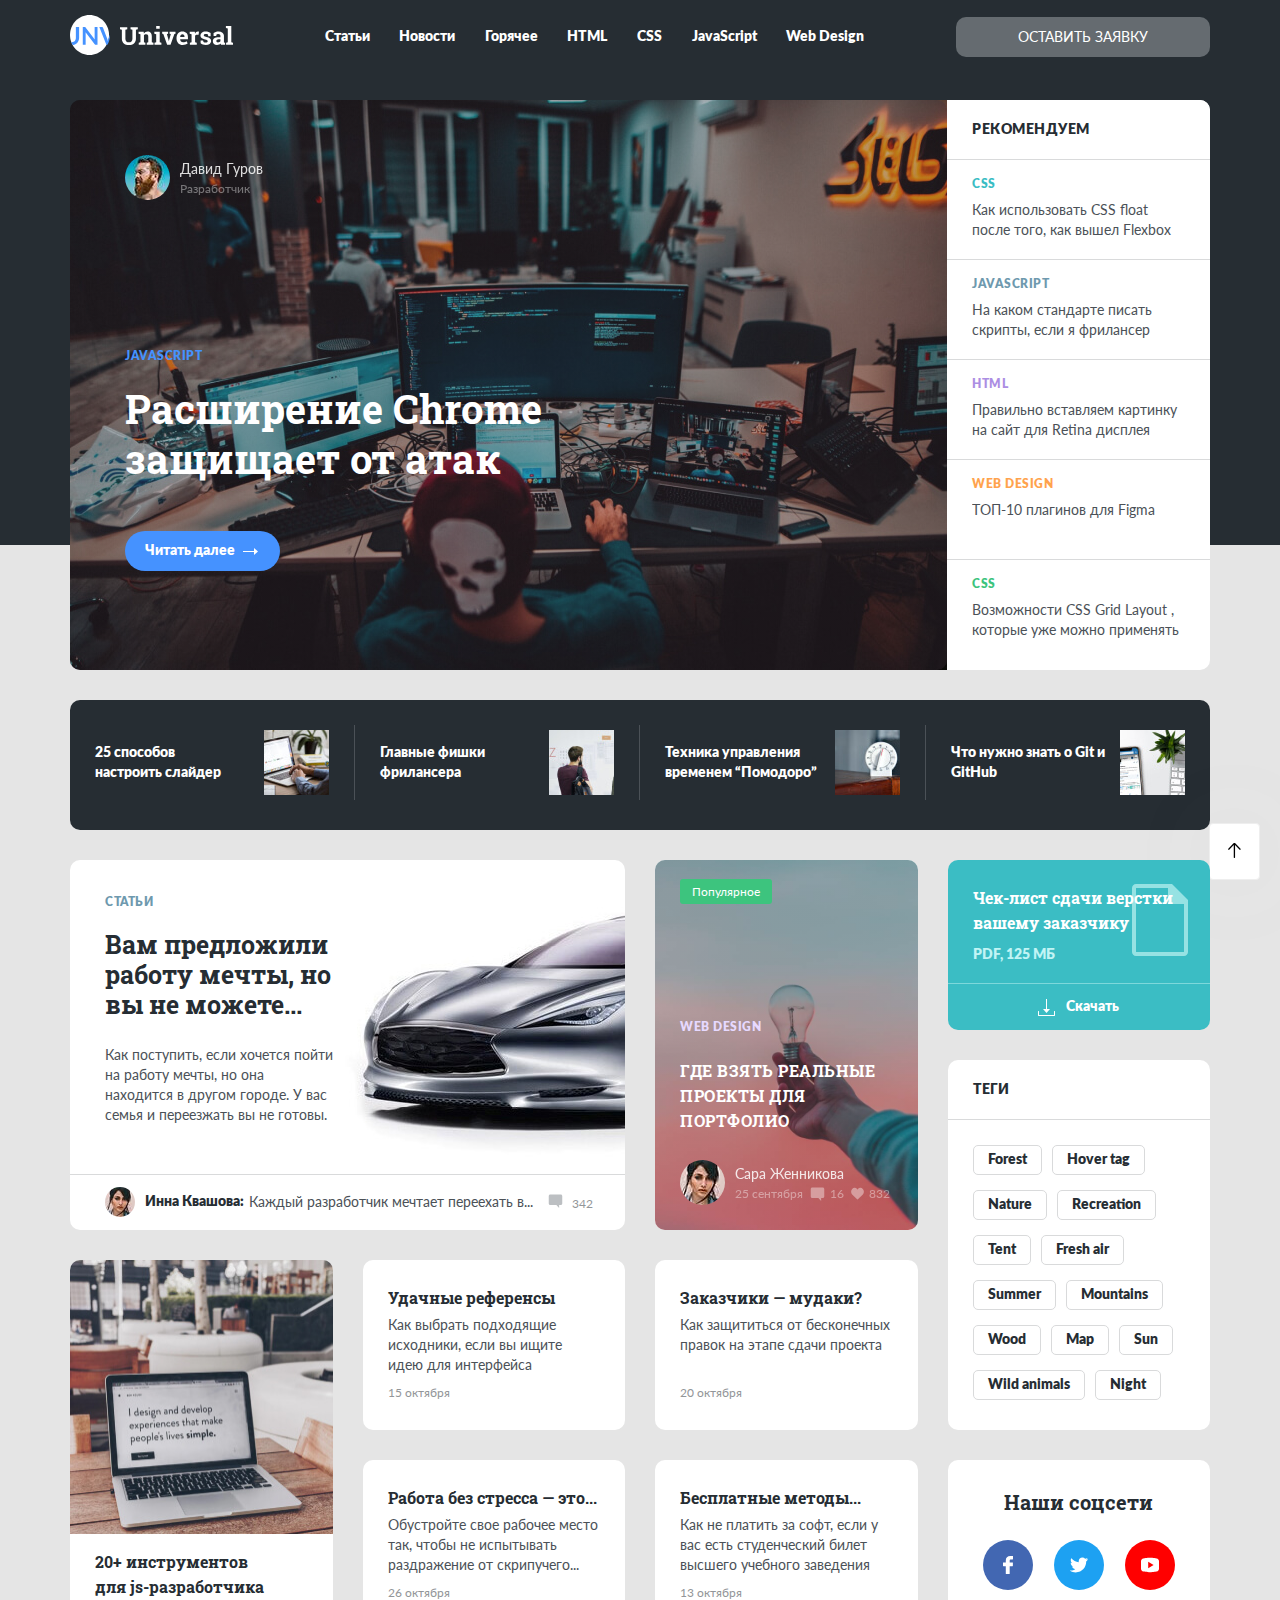
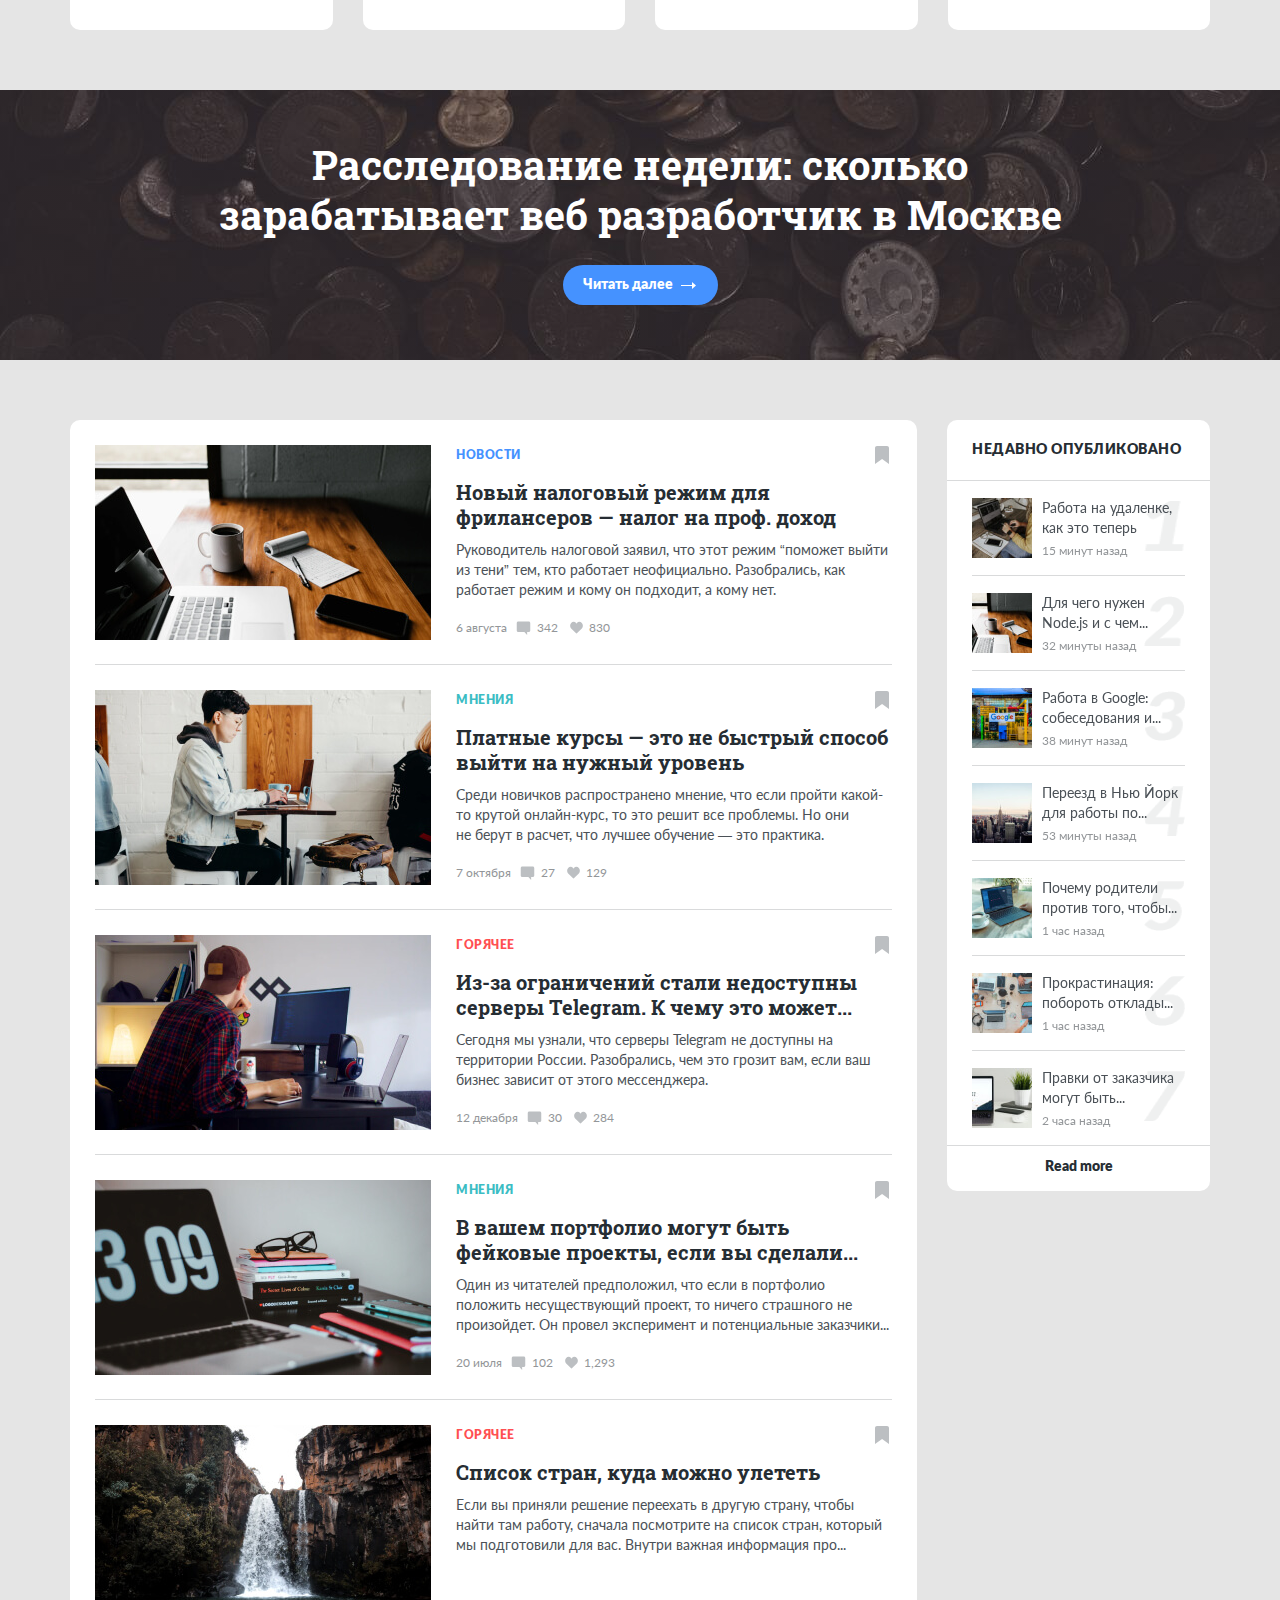
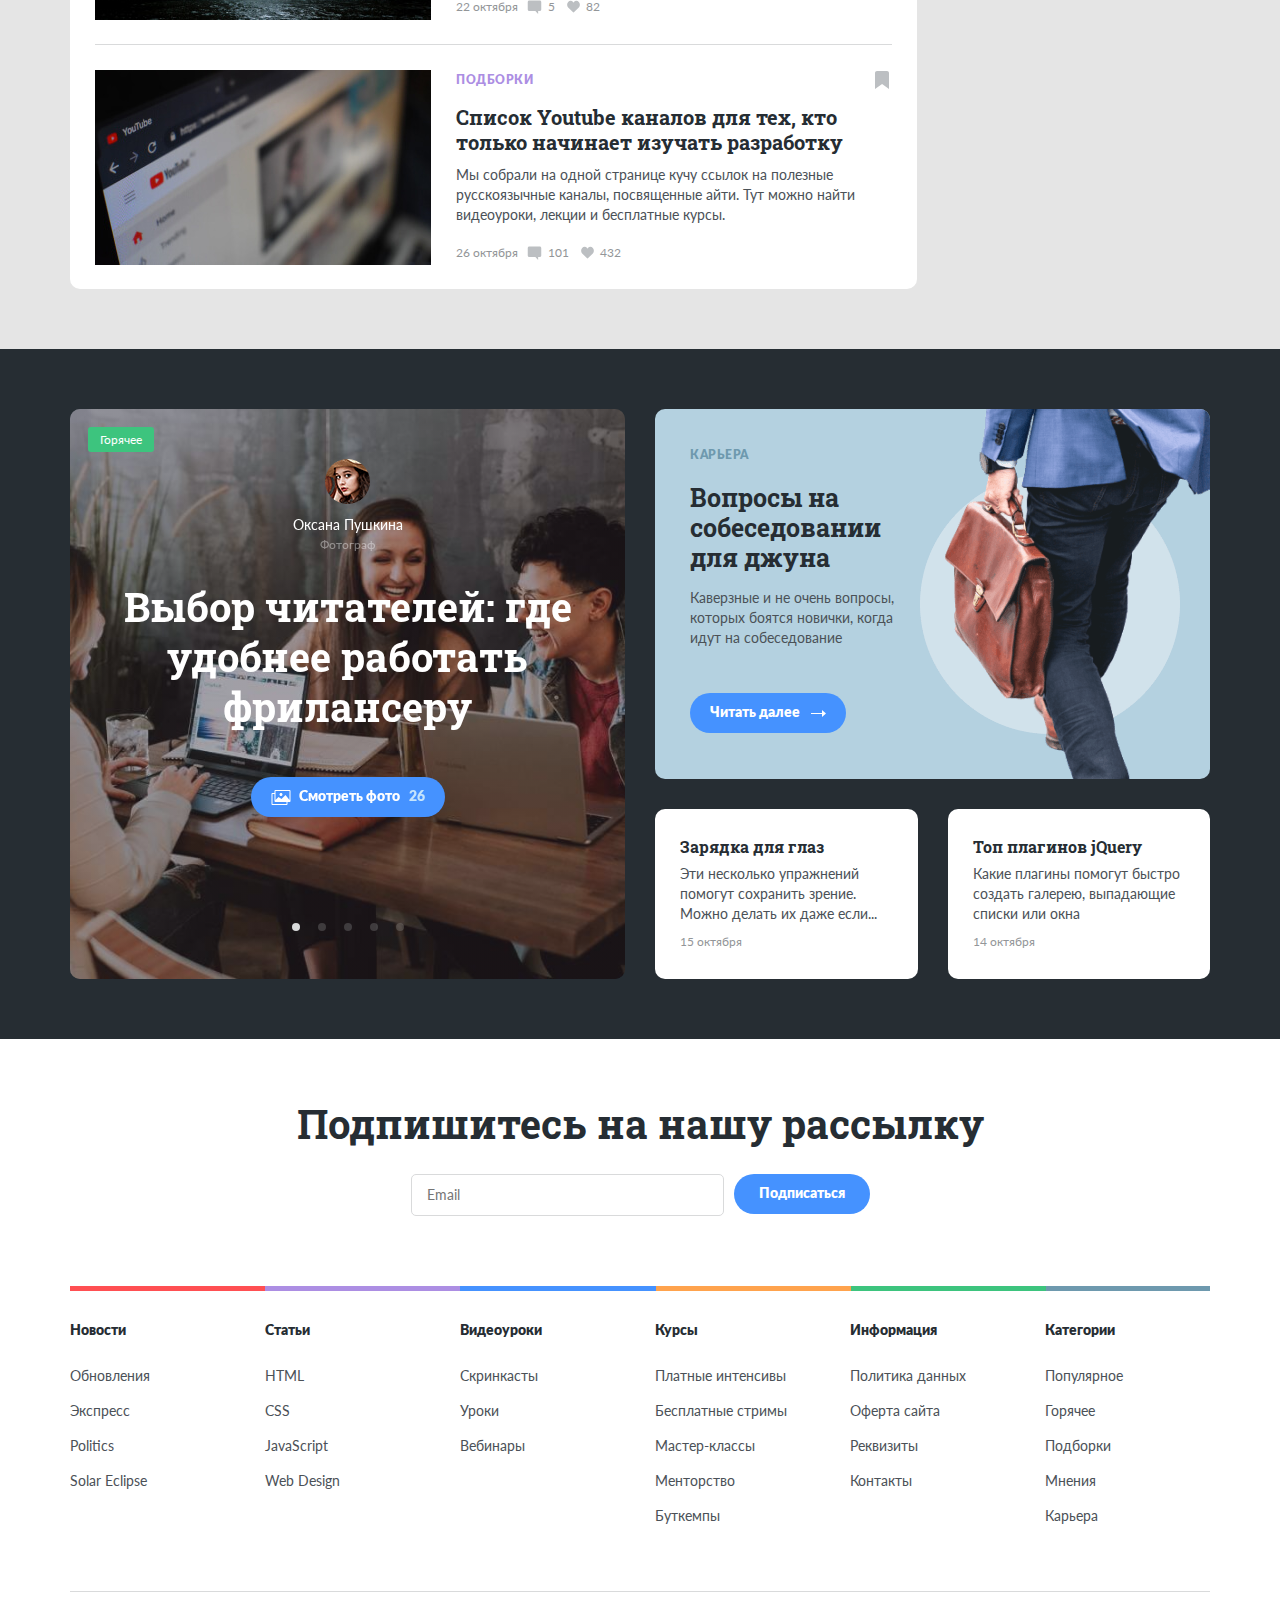
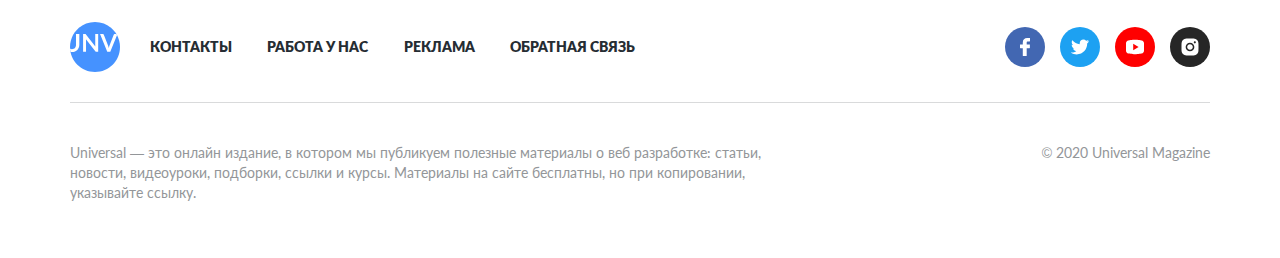
<file: index.html>
<!doctype html>
<html lang="ru">
<head>
    <meta charset="UTF-8">
    <meta name="viewport"
          content="width=device-width, initial-scale=1.0">
    <meta http-equiv="X-UA-Compatible" content="ie=edge">
    <title>Universal - Сайт для Web-разработчиков</title>
    <link rel="shortcut icon" href="/universal/favicon.ico" type="image/x-icon">
    <link rel="icon" href="/universal/favicon.ico" type="image/x-icon">
<!--    <link href="https://fonts.googleapis.com/css2?family=Roboto+Slab:wght@700&display=swap"-->
<!--          rel="stylesheet">-->
    <link rel="stylesheet" href="sass/swiper-bundle.min.css">
    <link rel="stylesheet" href="sass/pagination.min.css">
<!--    <link rel="stylesheet" href="sass/style.min.css">-->
    <link rel="stylesheet" href="sass/style.css">

</head>
<body>
<header class="navbar">
    <div class="container">
        <div class="navbar-wrapper">
            <div class="navbar-wrapper__left">
                <button class="menu-button navbar-wrapper__menu-button">
                    <span class="menu-button__line"></span>
                    <span class="menu-button__line"></span>
                    <span class="menu-button__line"></span>
                </button>

                <a href="index.html" class="logo">
                    <img src="img/light-logo.svg" alt="Logo: Universal" class="logo__image">
                </a>
            </div>
            <!-- /.navbar-wrapper__left -->
            <ul class="navbar-menu">
                <li class="navbar-menu__item"><a href="#grid" class="navbar-menu__link">Статьи</a></li>
                <li class="navbar-menu__item"><a href="#list-news" class="navbar-menu__link">Новости</a></li>
                <li class="navbar-menu__item"><a href="#table-articles" class="navbar-menu__link">Горячее</a></li>
                <li class="navbar-menu__item"><a href="#footer" class="navbar-menu__link">HTML</a></li>
                <li class="navbar-menu__item"><a href="#footer" class="navbar-menu__link">CSS</a></li>
                <li class="navbar-menu__item"><a href="#footer" class="navbar-menu__link">JavaScript</a></li>
                <li class="navbar-menu__item"><a href="#footer" class="navbar-menu__link">Web Design</a></li>
            </ul>
            <button data-toggle=modal class="button-feedback">Оставить заявку</button>
        </div>
        <!-- /.navbar-wrapper -->
    </div>
    <!-- /.container -->
</header>
<section class="main-screen">
    <div class="container">
        <div class="main-screen-card">
            <ul class="main-screen__content">
                <li id="tab-0" class="main-screen__left main-screen__left-active">
                    <picture>
                        <source srcset="img/photo-tab-0.jpg" type="img/jpg">
                        <img src="img/photo-tab-0.jpg" alt="Photo: photo tab 0" class="main-screen__photo">
                    </picture>
                    <div class="main-screen__wrapper">
                        <div class="main-screen__author">
                            <img src="img/main-avatar-0.jpg" alt="Photo: avatar author"
                                 class="main-screen__author__image">
                            <div class="main-screen__author__about">
                                <span class="main-screen__author__name">Давид Гуров</span>
                                <span class="main-screen__author__position">Разработчик</span>
                            </div>
                        </div>
                        <!-- /.author -->
                        <span class="main-screen__subtitle">Javascript</span>
                        <h1 class="main-screen__title">Расширение Chrome<br>защищает от атак</h1>
                        <a href="article-first.html" class="button main-screen__button">
                            <span class="main-screen__button__text">Читать далее</span>
                            <img src="img/arrow.svg" alt="Icon: arrow" class="main-screen__button__image">
                        </a>
                    </div>
                    <!-- /.main-screen__wrapper -->
                </li>
                <!-- /.main-screen__left-active -->
                <li id="tab-1" class="main-screen__left">
                    <img src="img/photo-tab-1.jpg" alt="Photo: photo tab 1" class="main-screen__photo " loading="lazy" >
                    <div class="main-screen__wrapper">
                        <div class="main-screen__author">
                            <img src="img/main-avatar-1.jpg" alt="Photo: Флора Мелтон"
                                 class="main-screen__author__image">
                            <div class="main-screen__author__about">
                                <span class="main-screen__author__name">Флора Мелтон</span>
                                <span class="main-screen__author__position">Разработчик</span>
                            </div>
                        </div>
                        <!-- /.author -->
                        <span class="main-screen__subtitle">css</span>
                        <h2 class="main-screen__title">Как использовать CSS float после того, как вышел Flexbox</h2>
                        <a href="article-first.html" class="button main-screen__button">
                            <span class="main-screen__button__text">Читать далее</span>
                            <img src="img/arrow.svg" alt="" class="main-screen__button__image">
                        </a>
                    </div>
                    <!-- /.main-screen__wrapper -->
                </li>
                <!-- /.main-screen__left -->
                <li id="tab-2" class="main-screen__left">
                    <img src="img/photo-tab-2.jpg" alt="Photo: photo tab 2" class="main-screen__photo " loading="lazy" >
                    <div class="main-screen__wrapper">
                        <div class="main-screen__author">
                            <img src="img/main-avatar-2.jpg" alt="Photo: Бернис Джонс"
                                 class="main-screen__author__image">
                            <div class="main-screen__author__about">
                                <span class="main-screen__author__name">Бернис Джонс</span>
                                <span class="main-screen__author__position">Разработчик</span>
                            </div>
                        </div>
                        <!-- /.author -->
                        <span class="main-screen__subtitle">Javascript</span>
                        <h2 class="main-screen__title">На каком стандарте писать скрипты, если я фрилансер</h2>
                        <a href="article-first.html" class="button main-screen__button">
                            <span class="main-screen__button__text">Читать далее</span>
                            <img src="img/arrow.svg" alt="" class="main-screen__button__image">
                        </a>
                    </div>
                    <!-- /.main-screen__wrapper -->
                </li>
                <!-- /.main-screen__left -->
                <li id="tab-3" class="main-screen__left">
                    <img src="img/photo-tab-3.jpg"  alt="Photo: photo tab 3" class="main-screen__photo " loading="lazy" >
                    <div class="main-screen__wrapper">
                        <div class="main-screen__author">
                            <img src="img/main-avatar-3.jpg" alt="Photo: Джошуа Баркер"
                                 class="main-screen__author__image">
                            <div class="main-screen__author__about">
                                <span class="main-screen__author__name">Джошуа Баркер</span>
                                <span class="main-screen__author__position">Разработчик</span>
                            </div>
                        </div>
                        <!-- /.author -->
                        <span class="main-screen__subtitle">html</span>
                        <h2 class="main-screen__title">Правильно вставляем картинку на сайт для Retina дисплея</h2>
                        <a href="article-first.html" class="button main-screen__button">
                            <span class="main-screen__button__text">Читать далее</span>
                            <img src="img/arrow.svg" alt="" class="main-screen__button__image">
                        </a>
                    </div>
                    <!-- /.main-screen__wrapper -->
                </li>
                <!-- /.main-screen__left -->
                <li id="tab-4" class="main-screen__left">
                    <img src="img/photo-tab-4.jpg" alt="Photo: photo tab 4" class="main-screen__photo " loading="lazy" >
                    <div class="main-screen__wrapper">
                        <div class="main-screen__author">
                            <img src="img/main-avatar-4.jpg" alt="Photo: Аллен Дуглас"
                                 class="main-screen__author__image">
                            <div class="main-screen__author__about">
                                <span class="main-screen__author__name">Аллен Дуглас</span>
                                <span class="main-screen__author__position">Разработчик</span>
                            </div>
                        </div>
                        <!-- /.author -->
                        <span class="main-screen__subtitle">Web design</span>
                        <h2 class="main-screen__title">ТОП-10 плагинов для Figma</h2>
                        <a href="article-first.html" class="button main-screen__button">
                            <span class="main-screen__button__text">Читать далее</span>
                            <img src="img/arrow.svg" alt="" class="main-screen__button__image">
                        </a>
                    </div>
                    <!-- /.main-screen__wrapper -->
                </li>
                <!-- /.main-screen__left -->
                <li id="tab-5" class="main-screen__left">
                    <img src="img/photo-tab-5.jpg" alt="Photo: photo tab 5" class="main-screen__photo " loading="lazy" >
                    <div class="main-screen__wrapper">
                        <div class="main-screen__author">
                            <img src="img/main-avatar-5.jpg" alt="Photo: avatar author"
                                 class="main-screen__author__image">
                            <div class="main-screen__author__about">
                                <span class="main-screen__author__name">Мэдлин Шорт</span>
                                <span class="main-screen__author__position">Разработчик</span>
                            </div>
                        </div>
                        <!-- /.author -->
                        <span class="main-screen__subtitle">css</span>
                        <h2 class="main-screen__title">Возможности CSS Grid Layout , которые уже можно применять</h2>
                        <a href="article-first.html" class="button main-screen__button">
                            <span class="main-screen__button__text">Читать далее</span>
                            <img src="img/arrow.svg" alt="" class="main-screen__button__image">
                        </a>
                    </div>
                    <!-- /.main-screen__wrapper -->
                </li>
                <!-- /.main-screen__left -->
            </ul>

            <div class="main-screen__right">
                <div class="main-screen__right__title">Рекомендуем</div>

                <ul class="main-screen__tabs">
                    <li data-target="#tab-1" class="main-screen__tab">
                        <div class="main-screen__tab__line"></div>
                        <div class="main-screen__tab__text">
                            <div class="main-screen__tab__title main-screen__tab__title-1">css</div>
                            <div class="main-screen__tab__description">
                                Как использовать CSS float после того, как вышел Flexbox
                            </div>
                            <!-- /.main-screen__tabs__description -->
                        </div>
                        <!-- /.main-screen__tabs__text -->
                        <div class="main-screen__tab__line"></div>
                    </li>
                    <!-- /.main-screen__tab -->

                    <li data-target="#tab-2" class="main-screen__tab">
                        <div class="main-screen__tab__text">
                            <div class="main-screen__tab__title main-screen__tab__title-2">javascript</div>
                            <div class="main-screen__tab__description">
                                На каком стандарте писать скрипты, если я фрилансер
                            </div>
                            <!-- /.main-screen__tabs__description -->
                        </div>
                        <!-- /.main-screen__tabs__text -->
                        <div class="main-screen__tab__line"></div>
                    </li>
                    <!-- /.main-screen__tab -->

                    <li data-target="#tab-3" class="main-screen__tab">
                        <div class="main-screen__tab__text">
                            <div class="main-screen__tab__title main-screen__tab__title-3">html</div>
                            <div class="main-screen__tab__description">
                                Правильно вставляем картинку на сайт для Retina дисплея
                            </div>
                            <!-- /.main-screen__tabs__description -->
                        </div>
                        <!-- /.main-screen__tabs__text -->
                        <div class="main-screen__tab__line"></div>
                    </li>
                    <!-- /.main-screen__tab -->

                    <li data-target="#tab-4" class="main-screen__tab">
                        <div class="main-screen__tab__text">
                            <div class="main-screen__tab__title main-screen__tab__title-4">Web design</div>
                            <div class="main-screen__tab__description">
                                ТОП-10 плагинов для Figma
                            </div>
                            <!-- /.main-screen__tabs__description -->
                        </div>
                        <!-- /.main-screen__tabs__text -->
                        <div class="main-screen__tab__line"></div>
                    </li>
                    <!-- /.main-screen__tab -->

                    <li data-target="#tab-5" class="main-screen__tab">
                        <div class="main-screen__tab__text">
                            <div class="main-screen__tab__title main-screen__tab__title-5">css</div>
                            <div class="main-screen__tab__description">
                                Возможности CSS Grid Layout , которые уже можно применять
                            </div>
                            <!-- /.main-screen__tabs__description -->
                        </div>
                        <!-- /.main-screen__tabs__text -->
                    </li>
                    <!-- /.main-screen__tab -->
                </ul>
            </div>
            <!-- /.main-screen__right -->
        </div>
        <!-- /.main-screen-card -->
    </div>
    <!-- /.container -->
</section>
<section class="popular">
    <div class="container">
        <div class="popular__wrapper">
            <div class="popular__article popular__article-1">
                <div class="popular__article__content">
                    <h4 class="popular__article__title">25 способов настроить&nbsp;слайдер</h4>
                    <img src="img/popular-1.jpg" alt="Photo: article image-1" class="popular__article__image">
                </div>
                <!-- /.popular__article__content -->
                <div class="popular__article__line popular__article__line-1"></div>
            </div>
            <!-- /.popular__article -->
            <div class="popular__article popular__article-2">
                <div class="popular__article__content">
                    <div class="popular__article__title">Главные фишки фрилансера</div>
                    <img src="img/popular-2.jpg" alt="Photo: article image-2" class="popular__article__image">
                </div>
                <!-- /.popular__article__content -->
                <div class="popular__article__line popular__article__line-2"></div>
            </div>
            <!-- /.popular__article -->
            <div class="popular__article popular__article-3">
                <div class="popular__article__content">
                    <div class="popular__article__title popular__article__title-3">
                        Техника управления временем “Помодоро”
                    </div>
                    <img src="img/popular-3.jpg" alt="Photo: article image-3" class="popular__article__image">
                </div>
                <!-- /.popular__article__content -->
                <div class="popular__article__line popular__article__line-3"></div>
            </div>
            <!-- /.popular__article -->
            <div class="popular__article popular__article-4">
                <div class="popular__article__content">
                    <div class="popular__article__title">Что нужно знать о Git и GitHub</div>
                    <img src="img/popular-4.jpg" alt="Photo: article image-4" class="popular__article__image">
                </div>
                <!-- /.popular__article__content -->
            </div>
            <!-- /.popular__article -->
        </div>
        <!-- /.popular__wrapper -->
    </div>
</section>
<section id="grid" class="grid">
    <div class="container">
        <div class="grid-wrapper">
            <div class="grid__card grid__card-1">
                <div class="grid__content-1">

                    <div class="grid__content-1-text">
                        <span class="grid__subtitle grid__subtitle-1">Статьи</span>
                        <h3 class="grid__title grid__title-1">Вам предложили работу мечты, но вы не можете...</h3>
                        <div class="grid__description grid__description-1">
                            Как поступить, если хочется пойти на работу мечты, но она находится в другом городе. У вас
                            семья
                            и переезжать вы не готовы.
                        </div>
                    </div>
                    <!-- /.grid__content-1-text -->
                    <img src="img/car.jpg" alt="Photo: car" class="grid__image-1">

                </div>
                <div class="grid__line"></div>
                <div class="grid__bottom-1">
                    <img src="img/main-avatar-5.jpg" alt="Photo: avatar" class="grid__avatar-1">
                    <span class="grid__name-1">Инна Квашова:</span>
                    <span class="grid__text-1">Каждый разработчик мечтает переехать в...</span>
                    <div class="grid__comment-1">
                        <img src="img/comment.svg" alt="Icon: comment" class="grid__icon-comment">
                        <span class="grid__number-1">342</span>
                    </div>
                </div>
                <!-- /.grid__content-1 -->
            </div>
            <div class="grid__card grid__card-2">
                <div class="grid__content-2">
                    <span class="grid__label-2">Популярное</span>
                    <span class="grid__subtitle grid__subtitle-2">Web design</span>
                    <img src="img/bulb.jpg" alt="Photo: buld" class="grid__image-2">
                    <div class="grid__title grid__title-2">Где взять реальные проекты для портфолио</div>
                </div>
                <div class="grid__bottom-2">
                    <img src="img/main-avatar-5.jpg" alt="" class="grid__avatar-2">
                    <div class="grid__bottom-2-text">
                        <span class="grid__name-2">Сара Женникова</span>
                        <div class="grid__bottom-2-info">
                            <span class="grid__date-2">25 сентября</span>
                            <img src="img/comment-2.svg" alt="Icon: comment" class="grid__icon-comment">
                            <span class="grid__number-comment-2">16</span>
                            <img src="img/heart-2.svg" alt="Icon: heart" class="grid__icon-heart">
                            <span class="grid__number-heart-2">832</span>
                        </div>
                    </div>
                </div>
            </div>
            <div class="grid__card grid__card-3">
                <img src="img/notebook.jpg" alt="Photo: notebook" class="grid__image-3">
                <div class="grid__title grid__title-3">20+ инструментов<br>для js-разработчика</div>
            </div>
            <div class="grid__card grid__card-4">
                <div class="grid__card-4-text">
                    <div class="grid__title grid__title-4">Удачные референсы</div>
                    <div class="grid__description">
                        Как выбрать подходящие исходники, если вы ищите идею для интерфейса
                    </div>
                </div>
                <div class="grid__date">15 октября</div>
            </div>
            <div class="grid__card grid__card-5">
                <div class="grid__card-5-text">
                    <div class="grid__title grid__title-5">Заказчики — мудаки?</div>
                    <div class="grid__description">
                        Как защититься от бесконечных правок на этапе сдачи проекта
                    </div>
                </div>
                <div class="grid__date">20 октября</div>
            </div>
            <div class="grid__card grid__card-6">
                <div class="grid__card-6-text">
                    <div class="grid__title grid__title-6">Работа без стресса — это...</div>
                    <div class="grid__description">
                        Обустройте свое рабочее место так, чтобы не испытывать раздражение от скрипучего...
                    </div>
                </div>
                <div class="grid__date">26 октября</div>
            </div>
            <div class="grid__card grid__card-7">
                <div class="grid__card-7-text">
                    <div class="grid__title grid__title-7">Бесплатные методы...</div>
                    <div class="grid__description">
                        Как не платить за софт, если у вас есть студенческий билет высшего учебного заведения
                    </div>
                </div>
                <div class="grid__date">13 октября</div>
            </div>
            <div class="grid__card grid__card-download">
                <div class="grid__title grid__title-download">Чек-лист сдачи верстки вашему заказчику</div>
                <div class="grid__subtitle grid__subtitle-download">PDF, 125 Мб</div>
                <div class="grid__line grid__line-download"></div>
                <a href="img/smiley-face.jpeg" download class="grid__bottom-download">
                    <img src="img/download.svg" alt="Icon: download" class="grid__icon-download">
                    <span class="grid__text-download">Скачать</span>
                </a>
            </div>
            <div class="grid__card grid__card-tag">
                <div class="grid__title-tag">теги</div>
                <div class="grid__line"></div>
                <div class="grid__tags">
                    <span class="grid__tags-item">Forest</span>
                    <span class="grid__tags-item">Hover tag</span>
                    <span class="grid__tags-item">Nature</span>
                    <span class="grid__tags-item">Recreation</span>
                    <span class="grid__tags-item">Tent</span>
                    <span class="grid__tags-item">Fresh air</span>
                    <span class="grid__tags-item">Summer</span>
                    <span class="grid__tags-item">Mountains</span>
                    <span class="grid__tags-item">Wood</span>
                    <span class="grid__tags-item">Map</span>
                    <span class="grid__tags-item">Sun</span>
                    <span class="grid__tags-item">Wild animals</span>
                    <span class="grid__tags-item">Night</span>


                </div>
            </div>
            <div class="grid__card grid__card-social-network">
                <div class="grid__title grid__title-social-network">Наши соцсети</div>
                <div class="grid__icon-social-network">
                    <a href="https://ru-ru.facebook.com/" target="_blank" class="grid__circle grid__circle-facebook">
                        <img src="img/facebook.svg" alt="Icon: facebook" class="grid__icon-facebook">
                    </a>
                    <a href="https://twitter.com/?lang=ru" target="_blank" class="grid__circle grid__circle-twitter">
                        <img src="img/twitter.svg" alt="Icon: twitter" class="grid__icon-twitter">
                    </a>
                    <a href="https://www.youtube.com/" target="_blank" class="grid__circle grid__circle-youtube">
                        <img src="img/youtube.svg" alt="Icon: youtube" class="grid__icon-youtube">
                    </a>
                </div>

            </div>
        </div>
    </div>
    <!-- /.container -->
</section>
<section class="news">
    <!--   <div class="news-parallax" data-parallax="scroll" data-image-src="img/news-bg.jpeg">-->
    <div class="news-parallax">
        <div class="news-wrapper">
            <h2 class="news-title">Расследование недели: сколько зарабатывает веб разработчик в Москве</h2>
            <a href="article-first.html" class="button news__button">
                <span class="news__button__text">Читать далее</span>
                <img src="img/arrow.svg" alt="" class="news__button__image">
            </a>
        </div>
        <!-- /.news-wrapper -->
    </div>
</section>
<section id="list-news" class="list-news">
    <div class="container">
        <div class="list-news__grid">
            <ul class="list">

                <li class="list__item">
                    <img src="img/list-item-1.jpg" alt="Photo: list item" class="list__image " loading="lazy" >
                    <div class="list__content">
                        <div class="list__top">
                            <div class="list__top-subtitle list__top-subtitle-1">Новости</div>
                            <svg class="list__icon-bookmark" width="20" height="20" viewBox="0 0 20 20"
                                 xmlns="http://www.w3.org/2000/svg">
                                <path clip-rule="evenodd"
                                      d="M5 1H15C16.1046 1 17 1.89543 17 3V19L10.0949 14L3 19V3C3 1.89543 3.89543 1 5 1Z"
                                />
                            </svg>
                        </div>
                        <!-- /.list__top -->
                        <div class="list__text">
                            <h3 class="list__title">Новый налоговый режим для фрилансеров — налог на проф. доход</h3>
                            <div class="list__description">
                                Руководитель налоговой заявил, что этот режим “поможет выйти из тени” тем, кто работает
                                неофициально. Разобрались, как работает режим и кому он подходит, а кому нет.
                            </div>
                            <!-- /.list__description -->

                        </div>
                        <!-- /.list__text -->
                        <div class="list__bottom">
                            <span class="list__date">6 августа</span>
                            <img src="img/comment.svg" alt="Icon: comment" class="list__icon-comment">
                            <span class="list__number-comment">342</span>
                            <img src="img/heart.svg" alt="Icon: heart" class="list__icon-heart">
                            <span class="list__number-heart">830</span>
                        </div>
                        <!-- /.list__bottom -->
                    </div>
                    <!-- /.list__content -->
                </li>
                <li class="list__line"></li>

                <li class="list__item">
                    <img src="img/list-item-2.jpg"  alt="Photo: list item" class="list__image " loading="lazy" >
                    <div class="list__content">
                        <div class="list__top">
                            <div class="list__top-subtitle list__top-subtitle-2">Мнения</div>
                            <svg class="list__icon-bookmark" width="20" height="20" viewBox="0 0 20 20"
                                 xmlns="http://www.w3.org/2000/svg">
                                <path clip-rule="evenodd"
                                      d="M5 1H15C16.1046 1 17 1.89543 17 3V19L10.0949 14L3 19V3C3 1.89543 3.89543 1 5 1Z"
                                />
                            </svg>
                        </div>
                        <!-- /.list__top -->
                        <div class="list__text">
                            <h3 class="list__title">Платные курсы — это не быстрый способ выйти на нужный уровень</h3>
                            <div class="list__description">
                                Среди новичков распространено мнение, что если пройти какой-то крутой онлайн-курс, то
                                это решит все проблемы. Но они не&nbsp;берут в расчет, что лучшее обучение — это практика.
                            </div>
                            <!-- /.list__description -->

                        </div>
                        <!-- /.list__text -->
                        <div class="list__bottom">
                            <span class="list__date">7 октября</span>
                            <img src="img/comment.svg" alt="Icon: comment" class="list__icon-comment">
                            <span class="list__number-comment">27</span>
                            <img src="img/heart.svg" alt="Icon: heart" class="list__icon-heart">
                            <span class="list__number-heart">129</span>
                        </div>
                        <!-- /.list__bottom -->
                    </div>
                    <!-- /.list__content -->
                </li>
                <li class="list__line"></li>

                <li class="list__item">
                    <img src="img/list-item-3.jpg" alt="Photo: list item" class="list__image " loading="lazy" >
                    <div class="list__content">
                        <div class="list__top">
                            <div class="list__top-subtitle list__top-subtitle-3">Горячее</div>
                            <svg class="list__icon-bookmark" width="20" height="20" viewBox="0 0 20 20"
                                 xmlns="http://www.w3.org/2000/svg">
                                <path clip-rule="evenodd"
                                      d="M5 1H15C16.1046 1 17 1.89543 17 3V19L10.0949 14L3 19V3C3 1.89543 3.89543 1 5 1Z"
                                />
                            </svg>
                        </div>
                        <!-- /.list__top -->
                        <div class="list__text">
                            <h3 class="list__title">Из-за ограничений стали недоступны серверы Telegram. К чему это
                                может... </h3>
                            <div class="list__description">
                                Сегодня мы узнали, что серверы Telegram не доступны на территории России. Разобрались,
                                чем это грозит вам, если ваш бизнес зависит от этого мессенджера.
                            </div>
                            <!-- /.list__description -->
                        </div>
                        <!-- /.list__text -->
                        <div class="list__bottom">
                            <span class="list__date">12 декабря</span>
                            <img src="img/comment.svg" alt="Icon: comment" class="list__icon-comment">
                            <span class="list__number-comment">30</span>
                            <img src="img/heart.svg" alt="Icon: heart" class="list__icon-heart">
                            <span class="list__number-heart">284</span>
                        </div>
                        <!-- /.list__bottom -->
                    </div>
                    <!-- /.list__content -->
                </li>
                <li class="list__line"></li>

                <li class="list__item">
                    <img src="img/list-item-4.jpg" alt="Photo: list item" class="list__image " loading="lazy" >
                    <div class="list__content">
                        <div class="list__top">
                            <div class="list__top-subtitle list__top-subtitle-4">Мнения</div>
                            <svg class="list__icon-bookmark" width="20" height="20" viewBox="0 0 20 20"
                                 xmlns="http://www.w3.org/2000/svg">
                                <path clip-rule="evenodd"
                                      d="M5 1H15C16.1046 1 17 1.89543 17 3V19L10.0949 14L3 19V3C3 1.89543 3.89543 1 5 1Z"
                                />
                            </svg>
                        </div>
                        <!-- /.list__top -->
                        <div class="list__text">
                            <h3 class="list__title">В вашем портфолио могут быть фейковые проекты, если вы
                                сделали...</h3>
                            <div class="list__description">
                                Один из читателей предположил, что если в портфолио положить несуществующий проект, то
                                ничего страшного не произойдет. Он провел эксперимент и потенциальные заказчики...
                            </div>
                            <!-- /.list__description -->
                        </div>
                        <!-- /.list__text -->
                        <div class="list__bottom">
                            <span class="list__date">20 июля</span>
                            <img src="img/comment.svg" alt="Icon: comment" class="list__icon-comment">
                            <span class="list__number-comment">102</span>
                            <img src="img/heart.svg" alt="Icon: heart" class="list__icon-heart">
                            <span class="list__number-heart">1,293</span>
                        </div>
                        <!-- /.list__bottom -->
                    </div>
                    <!-- /.list__content -->
                </li>
                <li class="list__line"></li>

                <li class="list__item">
                    <img src="img/list-item-5.jpg" alt="Photo: list item" class="list__image " loading="lazy" >
                    <div class="list__content list__content-5">
                        <div>
                            <div class="list__top">
                                <div class="list__top-subtitle list__top-subtitle-5">Горячее</div>
                                <svg class="list__icon-bookmark" width="20" height="20" viewBox="0 0 20 20"
                                     xmlns="http://www.w3.org/2000/svg">
                                    <path clip-rule="evenodd"
                                          d="M5 1H15C16.1046 1 17 1.89543 17 3V19L10.0949 14L3 19V3C3 1.89543 3.89543 1 5 1Z"
                                    />
                                </svg>
                            </div><!---->
                            <!-- /.list__top -->
                            <div class="list__text">
                                <h3 class="list__title">Список стран, куда можно улететь</h3>
                                <div class="list__description">
                                    Если вы приняли решение переехать в другую страну, чтобы найти там работу, сначала
                                    посмотрите на список стран, который мы подготовили для вас. Внутри важная информация
                                    про...
                                </div>
                                <!-- /.list__description -->
                            </div>
                            <!-- /.list__text -->
                        </div>

                        <div class="list__bottom list__bottom-5">
                            <span class="list__date">22 октября</span>
                            <img src="img/comment.svg" alt="Icon: comment" class="list__icon-comment">
                            <span class="list__number-comment">5</span>
                            <img src="img/heart.svg" alt="Icon: heart" class="list__icon-heart">
                            <span class="list__number-heart">82</span>
                        </div>
                        <!-- /.list__bottom -->
                    </div>
                    <!-- /.list__content -->
                </li>
                <li class="list__line"></li>

                <li class="list__item">
                    <img src="img/list-item-6.jpg" alt="Photo: list item" class="list__image " loading="lazy" >
                    <div class="list__content">
                        <div class="list__top">
                            <div class="list__top-subtitle list__top-subtitle-6">Подборки</div>
                            <svg class="list__icon-bookmark" width="20" height="20" viewBox="0 0 20 20"
                                 xmlns="http://www.w3.org/2000/svg">
                                <path clip-rule="evenodd"
                                      d="M5 1H15C16.1046 1 17 1.89543 17 3V19L10.0949 14L3 19V3C3 1.89543 3.89543 1 5 1Z"
                                />
                            </svg>
                        </div>
                        <!-- /.list__top -->
                        <div class="list__text">
                            <h3 class="list__title">Список Youtube каналов для тех, кто только начинает изучать
                                разработку</h3>
                            <div class="list__description">
                                Мы собрали на одной странице кучу ссылок на полезные русскоязычные каналы, посвященные
                                айти. Тут можно найти видеоуроки, лекции и бесплатные курсы.
                            </div>
                            <!-- /.list__description -->
                        </div>
                        <!-- /.list__text -->
                        <div class="list__bottom">
                            <span class="list__date">26 октября</span>
                            <img src="img/comment.svg" alt="Icon: comment" class="list__icon-comment">
                            <span class="list__number-comment">101</span>
                            <img src="img/heart.svg" alt="Icon: heart" class="list__icon-heart">
                            <span class="list__number-heart">432</span>
                        </div>
                        <!-- /.list__bottom -->
                    </div>
                    <!-- /.list__content -->
                </li>

            </ul>
            <!-- /.list -->
            <div class="publications">
                <div class="publications__title">Недавно&nbsp;опубликовано</div>
                <div class="publications__line"></div>
                <ul class="publications__list">

                    <li class="publications__item">
                        <img src="img/publications-1.jpg" alt="Photo: publications item" class="publications__image " loading="lazy" >
                        <div class="publications__content">
                            <div class="publications__content-title">Работа на удаленке, как это теперь</div>
                            <span class="publications__content-time">15 минут назад</span>
                            <img src="img/number-1.png" alt="number-1" class="publications__image-after">
                        </div>
                        <!-- /.__content -->
                    </li>
                    <li class="publications__line"></li>

                    <li class="publications__item">
                        <img src="img/publications-2.jpg" alt="Photo: publications item" class="publications__image " loading="lazy" >
                        <div class="publications__content">
                            <div class="publications__content-title">Для чего нужен Node.js и с чем...</div>
                            <span class="publications__content-time">32 минуты назад</span>
                            <img src="img/number-2.png" alt="number-2" class="publications__image-after">
                        </div>
                        <!-- /.__content -->
                    </li>
                    <li class="publications__line"></li>

                    <li class="publications__item">
                        <img src="img/publications-3.jpg" alt="Photo: publications item" class="publications__image " loading="lazy" >
                        <div class="publications__content">
                            <div class="publications__content-title">Работа в Google: собеседования и...</div>
                            <span class="publications__content-time">38 минут назад</span>
                            <img src="img/number-3.png" alt="number-3" class="publications__image-after">
                        </div>
                        <!-- /.__content -->
                    </li>
                    <li class="publications__line"></li>

                    <li class="publications__item">
                        <img src="img/publications-4.jpg" alt="Photo: publications item" class="publications__image " loading="lazy" >
                        <div class="publications__content">
                            <div class="publications__content-title">Переезд в Нью Йорк для работы по...</div>
                            <span class="publications__content-time">53 минуты назад</span>
                            <img src="img/number-4.png" alt="number-4" class="publications__image-after">
                        </div>
                        <!-- /.__content -->
                    </li>
                    <li class="publications__line"></li>

                    <li class="publications__item">
                        <img src="img/publications-5.jpg" alt="Photo: publications item" class="publications__image " loading="lazy" >
                        <div class="publications__content">
                            <div class="publications__content-title">Почему родители против того, чтобы...</div>
                            <span class="publications__content-time">1 час назад</span>
                            <img src="img/number-5.png" alt="number-5" class="publications__image-after">
                        </div>
                        <!-- /.__content -->
                    </li>
                    <li class="publications__line"></li>

                    <li class="publications__item">
                        <img src="img/publications-6.jpg" alt="Photo: publications item" class="publications__image " loading="lazy" >
                        <div class="publications__content">
                            <div class="publications__content-title">Прокрастинация: побороть отклады...</div>
                            <span class="publications__content-time">1 час назад</span>
                            <img src="img/number-6.png" alt="number-6" class="publications__image-after">
                        </div>
                        <!-- /.__content -->
                    </li>
                    <li class="publications__line"></li>

                    <li class="publications__item">
                        <img src="img/publications-7.jpg" alt="Photo: publications item" class="publications__image " loading="lazy" >
                        <div class="publications__content">
                            <div class="publications__content-title">Правки от заказчика могут быть...</div>
                            <span class="publications__content-time">2 часа назад</span>
                            <img src="img/number-7.png" alt="number-7" class="publications__image-after">
                        </div>
                        <!-- /.__content -->
                    </li>

                </ul>
                <div class="publications__line"></div>
                <div class="publications__read-more">Read more</div>
            </div>
            <!-- /.publications -->
        </div>
        <!-- /.list__grid -->
    </div>
    <!-- /.container -->
</section>
<section id="table-articles" class="table-articles">
    <div class="container">
        <div class="table">
            <div class="slider">
                <div class="swiper-container table-slider">
                    <!-- Additional required wrapper -->
                    <div class="swiper-wrapper">
                        <!-- Slides -->
                        <div class="swiper-slide table-slider__slide">
                            <img src="img/slide-1.jpg" alt="Photo: slide-1" class="table-slider__image" loading="lazy">
                            <div class="table-slider__label">Горячее</div>
                            <div class="table-slider__content">
                                <img src="img/swiper-avatar-1.png" alt="Photo: " class="table-slider__avatar">
                                <div class="table-slider__name">Оксана Пушкина</div>
                                <div class="table-slider__position">Фотограф</div>
                                <h2 class="table-slider__title">Выбор читателей: где удобнее работать фрилансеру</h2>
                                <button class="button table-slider__button">
                                    <img src="img/images.svg" alt="Icon: images" class="table-slider__icon-images">
                                    <span class="table-slider__button-text">Смотреть фото</span>
                                    <span class="table-slider__button-number">26</span>
                                </button>
                            </div>
                        </div>

                        <div class="swiper-slide table-slider__slide">
                            <img src="img/list-item-2.jpg"  alt="Photo: slide-2" class="table-slider__image " loading="lazy" >
                            <div class="table-slider__label">Мнения</div>
                            <div class="table-slider__content">
                                <img src="img/swiper-avatar-1.png" alt="Photo: " class="table-slider__avatar">
                                <div class="table-slider__name">Оксана Пушкина</div>
                                <div class="table-slider__position">Фотограф</div>
                                <h2 class="table-slider__title">Платные курсы — это не быстрый способ выйти на нужный
                                    уровень</h2>
                                <button class="button table-slider__button">
                                    <img src="img/images.svg" alt="Icon: images" class="table-slider__icon-images">
                                    <span class="table-slider__button-text">Смотреть фото</span>
                                    <span class="table-slider__button-number">26</span>
                                </button>
                            </div>
                        </div>

                        <div class="swiper-slide table-slider__slide">
                            <img src="img/list-item-3.jpg" alt="Photo: slide-3" class="table-slider__image " loading="lazy" >
                            <div class="table-slider__label">Горячее</div>
                            <div class="table-slider__content">
                                <img src="img/swiper-avatar-1.png" alt="Photo: " class="table-slider__avatar">
                                <div class="table-slider__name">Оксана Пушкина</div>
                                <div class="table-slider__position">Фотограф</div>
                                <h2 class="table-slider__title">Из-за ограничений стали недоступны серверы Telegram. К
                                    чему
                                    это может...</h2>
                                <button class="button table-slider__button">
                                    <img src="img/images.svg" alt="Icon: images" class="table-slider__icon-images">
                                    <span class="table-slider__button-text">Смотреть фото</span>
                                    <span class="table-slider__button-number">26</span>
                                </button>
                            </div>
                        </div>

                        <div class="swiper-slide table-slider__slide">
                            <img src="img/list-item-4.jpg" alt="Photo: slide-4" class="table-slider__image " loading="lazy" >
                            <div class="table-slider__label">Мнения</div>
                            <div class="table-slider__content">
                                <img src="img/swiper-avatar-1.png" alt="Photo: " class="table-slider__avatar">
                                <div class="table-slider__name">Оксана Пушкина</div>
                                <div class="table-slider__position">Фотограф</div>
                                <h2 class="table-slider__title">В вашем портфолио могут быть фейковые проекты, если вы
                                    сделали...</h2>
                                <button class="button table-slider__button">
                                    <img src="img/images.svg" alt="Icon: images" class="table-slider__icon-images">
                                    <span class="table-slider__button-text">Смотреть фото</span>
                                    <span class="table-slider__button-number">26</span>
                                </button>
                            </div>
                        </div>

                        <div class="swiper-slide table-slider__slide">
                            <img src="img/list-item-5.jpg" alt="Photo: slide-5" class="table-slider__image " loading="lazy" >
                            <div class="table-slider__label">Подборки</div>
                            <div class="table-slider__content">
                                <img src="img/swiper-avatar-1.png" alt="Photo: " class="table-slider__avatar">
                                <div class="table-slider__name">Оксана Пушкина</div>
                                <div class="table-slider__position">Фотограф</div>
                                <h2 class="table-slider__title">Список Youtube каналов для тех, кто только начинает
                                    изучать
                                    разработку</h2>
                                <button class="button table-slider__button">
                                    <img src="img/images.svg" alt="Icon: images" class="table-slider__icon-images">
                                    <span class="table-slider__button-text">Смотреть фото</span>
                                    <span class="table-slider__button-number">26</span>
                                </button>
                            </div>
                        </div>
                    </div>
                    <div class="swiper-pagination">
                        <!--                        <div class="swiper__pagination-path"></div>-->
                    </div>
                </div>
            </div>

            <div class="table__right">
                <div class="table-career">
                    <img src="img/career.png" alt="Photo: career" class="table-career__image " loading="lazy" >
                    <div class="table-career__wrapper">
                        <span class="table-career__subtitle">Карьера</span>
                        <div class="table-career__title">Вопросы на собеседовании для джуна</div>
                        <div class="table-career__description">
                            Каверзные и не очень вопросы, которых боятся новички, когда идут на собеседование
                        </div>
                        <a href="article-first.html" class="button table-career__button">
                                <span class="table-career__button-text">Читать далее</span>
                                <img src="img/arrow.svg" alt="" class="table-career__button-image">
                        </a>
                    </div>

                </div>
                <!-- /.table_career -->

                <div class="table__bottom">
                    <div class="table__card table__card-1">
                        <div class="table__card-text">
                            <div class="table__card-title">Зарядка для глаз</div>
                            <div class="table__card-description">
                                Эти несколько упражнений помогут сохранить зрение. Можно делать их даже если...
                            </div>
                        </div>
                        <div class="table__card-date">15 октября</div>
                    </div>
                    <!-- /.table__card -->

                    <div class="table__card">
                        <div class="table__card-text">
                            <div class="table__card-title">Топ плагинов jQuery</div>
                            <div class="table__card-description">
                                Какие плагины помогут быстро создать галерею, выпадающие списки или окна
                            </div>
                        </div>
                        <div class="table__card-date">14 октября</div>
                    </div>
                    <!-- /.table__card -->
                </div>
                <!-- /.table__bottom -->

            </div>
            <!-- /.swiper__right -->

        </div>
        <!-- /.table -->
    </div>
    <!-- /.container -->
</section>
<section class="contact-form">
    <div class="container">
        <div class="contact-form__wrapper">
            <h2 class="contact-form__title">Подпишитесь на нашу рассылку</h2>
            <form action="send.php" method="POST" class="contact-form__form">
                <div class="contact-form__flex-error">
                    <input type="email" class="contact-form__input" placeholder="Email" name="email" required>
                </div>
                <button class="button contact-form__button">Подписаться</button>
            </form>
        </div>
        <!-- /.contact-form__wrapper -->
    </div>
    <!-- /.container -->
</section>
<footer id="footer" class="footer">
    <div class="container">
        <div class="footer__line-color">
            <div class="footer__line-color-red"></div>
            <div class="footer__line-color-purple"></div>
            <div class="footer__line-color-blue"></div>
            <div class="footer__line-color-orange"></div>
            <div class="footer__line-color-green"></div>
            <div class="footer__line-color-greyblue"></div>
        </div>

        <div class="footer__grid">
            <div class="footer__news">
                <h4 class="footer__title">Новости</h4>
                <ul class="footer__ul">
                    <li class="footer__item"><a href="#" class="footer__link">Обновления</a></li>
                    <li class="footer__item"><a href="#" class="footer__link">Экспресс</a></li>
                    <li class="footer__item"><a href="#" class="footer__link">Politics</a></li>
                    <li class="footer__item"><a href="#" class="footer__link">Solar Eclipse</a></li>
                </ul>
            </div>
            <!-- /.footer__news -->

            <div class="footer__articles">
                <h4 class="footer__title">Статьи</h4>
                <ul class="footer__ul">
                    <li class="footer__item"><a href="#" class="footer__link">HTML</a></li>
                    <li class="footer__item"><a href="#" class="footer__link">CSS</a></li>
                    <li class="footer__item"><a href="#" class="footer__link">JavaScript</a></li>
                    <li class="footer__item"><a href="#" class="footer__link">Web Design</a></li>
                </ul>
            </div>
            <!-- /.footer__articles -->

            <div class="footer__video-lessons">
                <h4 class="footer__title">Видеоуроки</h4>
                <ul class="footer__ul">
                    <li class="footer__item"><a href="#" class="footer__link">Скринкасты</a></li>
                    <li class="footer__item"><a href="#" class="footer__link">Уроки</a></li>
                    <li class="footer__item"><a href="#" class="footer__link">Вебинары</a></li>
                </ul>
            </div>
            <!-- /.footer__video-lessons -->

            <div class="footer__courses">
                <h4 class="footer__title">Курсы</h4>
                <ul class="footer__ul">
                    <li class="footer__item"><a href="#" class="footer__link">Платные интенсивы</a></li>
                    <li class="footer__item"><a href="#" class="footer__link">Бесплатные стримы</a></li>
                    <li class="footer__item"><a href="#" class="footer__link">Мастер-классы</a></li>
                    <li class="footer__item"><a href="#" class="footer__link">Менторство</a></li>
                    <li class="footer__item"><a href="#" class="footer__link">Буткемпы</a></li>
                </ul>
            </div>
            <!-- /.footer__courses -->

            <div class="footer__information">
                <h4 class="footer__title">Информация</h4>
                <ul class="footer__ul">
                    <li class="footer__item"><a href="#" class="footer__link">Политика данных</a></li>
                    <li class="footer__item"><a href="#" class="footer__link">Оферта сайта</a></li>
                    <li class="footer__item"><a href="#" class="footer__link">Реквизиты</a></li>
                    <li class="footer__item"><a href="#" class="footer__link">Контакты</a></li>
                </ul>
            </div>
            <!-- /.footer__information -->

            <div class="footer__categories">
                <h4 class="footer__title">Категории</h4>
                <ul class="footer__ul">
                    <li class="footer__item"><a href="#" class="footer__link">Популярное</a></li>
                    <li class="footer__item"><a href="#" class="footer__link">Горячее</a></li>
                    <li class="footer__item"><a href="#" class="footer__link">Подборки</a></li>
                    <li class="footer__item"><a href="#" class="footer__link">Мнения</a></li>
                    <li class="footer__item"><a href="#" class="footer__link">Карьера</a></li>
                </ul>
            </div>
            <!-- /.footer__categories -->
        </div>
        <!-- /.footer__content -->
        <div class="footer__line"></div>
        <div class="footer__bottom">
            <div class="footer__bottom-left">
                <a href="index.html" class="footer__logo">
                    <img src="img/footer-logo.svg" alt="Logo">
                </a>
                <ul class="footer__bottom-ul">
                    <li class="footer__bottom-item"><a href="#" class="footer__bottom-link">Контакты</a></li>
                    <li class="footer__bottom-item"><a href="#" class="footer__bottom-link">Работа у нас</a></li>
                    <li class="footer__bottom-item"><a href="#" class="footer__bottom-link">Реклама</a></li>
                    <li data-toggle=modal class="footer__bottom-item"><a class="footer__bottom-link">Обратная
                        связь</a></li>
                </ul>
            </div>
            <!-- /.footer__bottom-left -->

            <div class="footer__social-network">
                <div class="footer__icon-social-network">
                    <a href="https://ru-ru.facebook.com/" target="_blank"
                       class="footer__circle footer__circle-facebook">
                        <img src="img/facebook.svg" alt="Icon: facebook" class="footer__icon-facebook">
                    </a>

                    <a href="https://twitter.com/?lang=ru" target="_blank"
                       class="footer__circle footer__circle-twitter">
                        <img src="img/twitter.svg" alt="Icon: twitter" class="footer__icon-twitter">
                    </a>

                    <a href="https://www.youtube.com/" target="_blank" class="footer__circle footer__circle-youtube">
                        <img src="img/youtube.svg" alt="Icon: youtube" class="footer__icon-youtube">
                    </a>

                    <a href="https://www.instagram.com/?hl=ru" target="_blank"
                       class="footer__circle footer__circle-instagram">
                        <img src="img/instagram.svg" alt="Icon: instagram" class="footer__icon-instagram">
                    </a>
                </div>
            </div>
            <!-- /.footer__social-network -->
        </div>
        <!-- /.footer__bottom -->
        <div class="footer__line"></div>
        <div class="footer__info">
            <div class="footer__info-text">
                Universal — это онлайн издание, в котором мы публикуем полезные материалы о веб разработке: статьи,
                новости, видеоуроки, подборки, ссылки и курсы. Материалы на сайте бесплатны, но при копировании,
                указывайте ссылку.
            </div>
            <!-- /.footer__info-text -->
            <div class="footer__info-years">© 2020 Universal Magazine</div>
        </div>
        <!-- /.footer__info -->
    </div>
    <!-- /.container -->
</footer>
<div class="modal">
    <div id="modal_overlay" class="modal__overlay"></div>
    <!-- /.modal__overlay -->
    <div class="modal__dialog">
        <a href="#" class="modal__close">
            <img src="img/close.svg" alt="icon: close">
        </a>
        <h3 class="modal__title modal__title--mb-3">Обратная связь</h3>
        <form action="send.php" method="POST" class="modal__form">

            <span class="modal__subtitle">Тема</span>
            <select class="modal__select" name="modal__select" required="required">
                <option value="">Выберите тему</option>
                <option value="1">Новости</option>
                <option value="2">Мнения</option>
                <option value="3">Горячее</option>
                <option value="4">Подборки</option>
                <option value="5">Статьи</option>
            </select>

            <span class="modal__subtitle">Сообщение</span>
            <textarea class="message modal__message" placeholder="" name="message" required="required"></textarea>

            <span class="modal__subtitle">Email</span>
            <input type="email" class="input modal__input" placeholder="" name="email__modal" required>

            <div class="modal__bottom">
                <div class="modal__checkbox">
                    <input class="modal__checkbox-button" type="checkbox" id="horns" name="horns" required="required">
                    <label class="modal__checkbox-label" for="horns">Согласен с обработкой данных</label>
                </div>
                <button class="button modal__button">Отправить</button>
            </div>
        </form>
    </div>
    <!-- /.modal__dialog -->
</div>
<!-- /.modal -->
<a href="#" class="to-top">
    <img src="img/return.png" alt="Наверх">
</a>
<script src="https://code.jquery.com/jquery-3.6.0.min.js"
        integrity="sha256-/xUj+3OJU5yExlq6GSYGSHk7tPXikynS7ogEvDej/m4=" crossorigin="anonymous"></script>
<script defer src="js/swiper-bundle.min.js"></script>
<script defer src="js/jquery.validate.min.js"></script>
<script defer src="js/jquery.mask.min.js"></script>
<script defer src="js/main.min.js"></script>
<!--<script defer src="js/main.js"></script>-->
<script async src="js/parallax.min.js"></script>
<script async src="js/parallax.js"></script>
<script async src="js/lazysizes.min.js"></script>
</body>
</html>
</file>
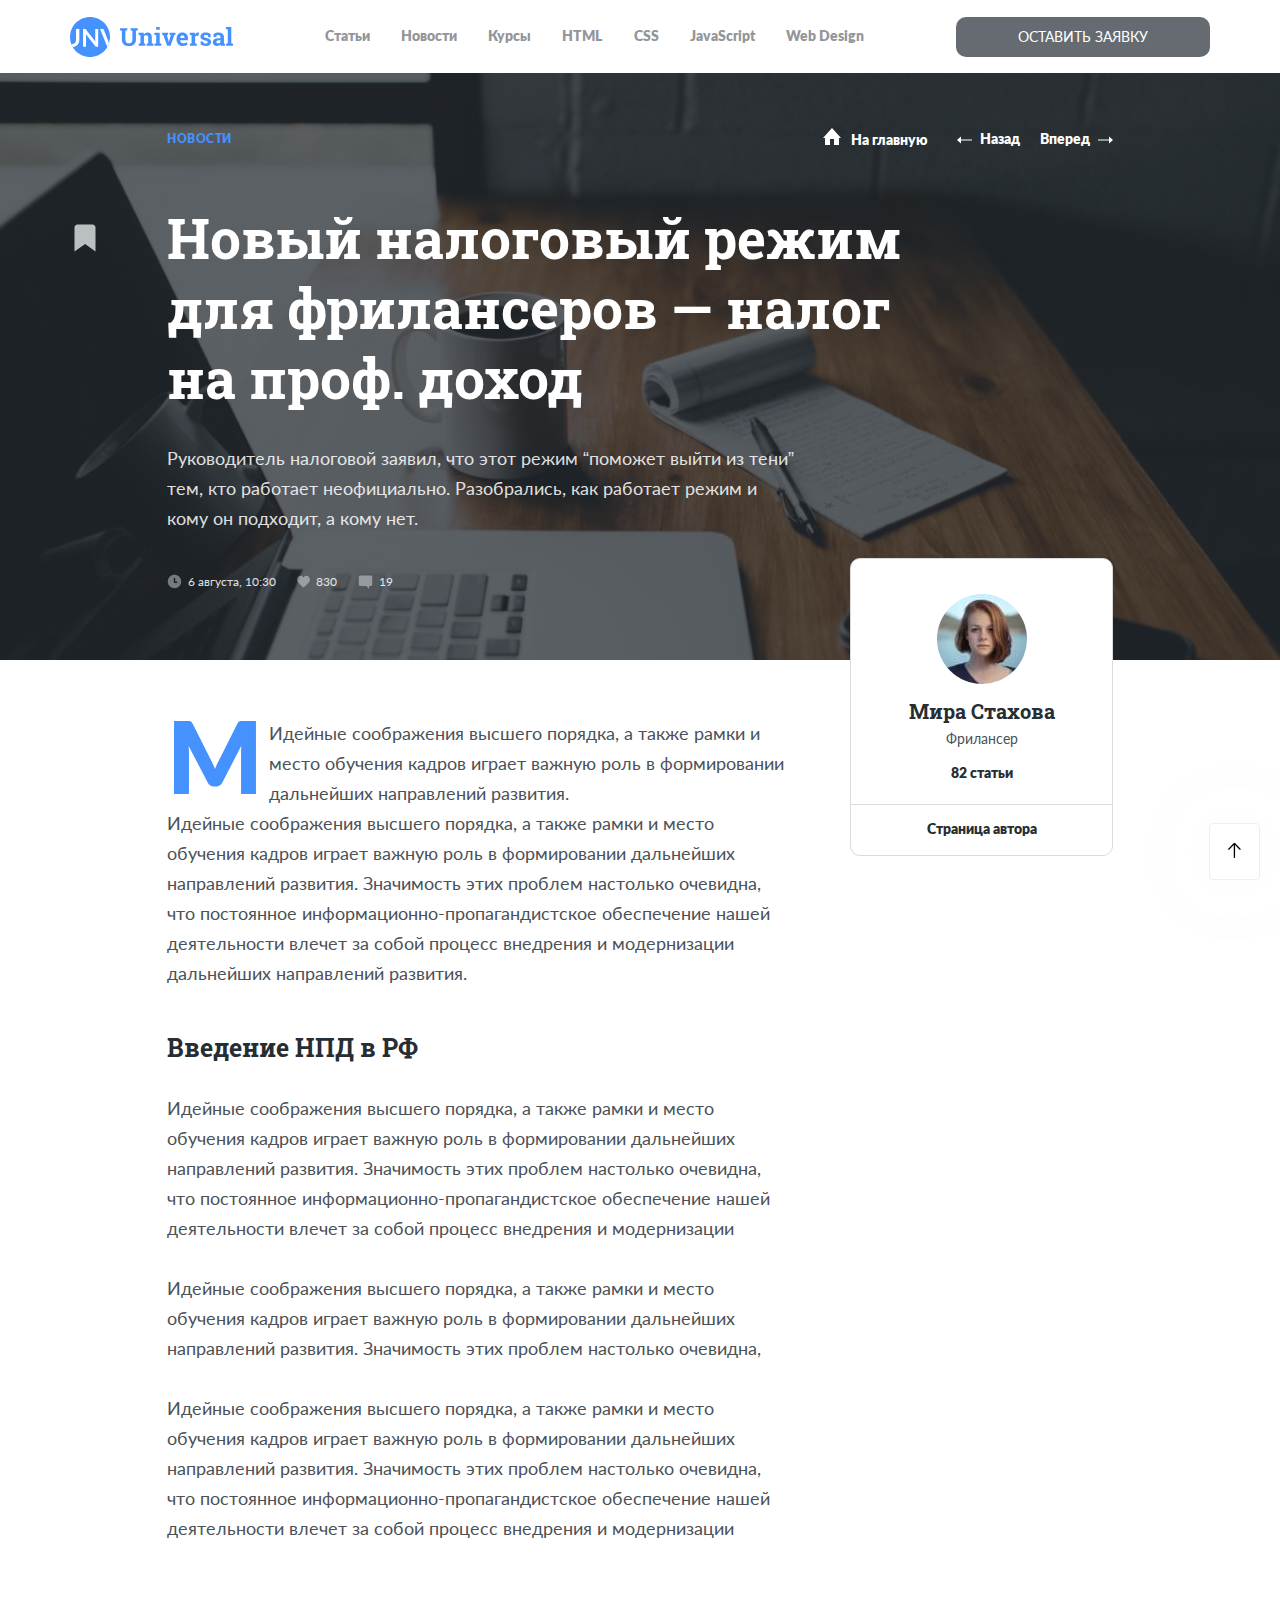
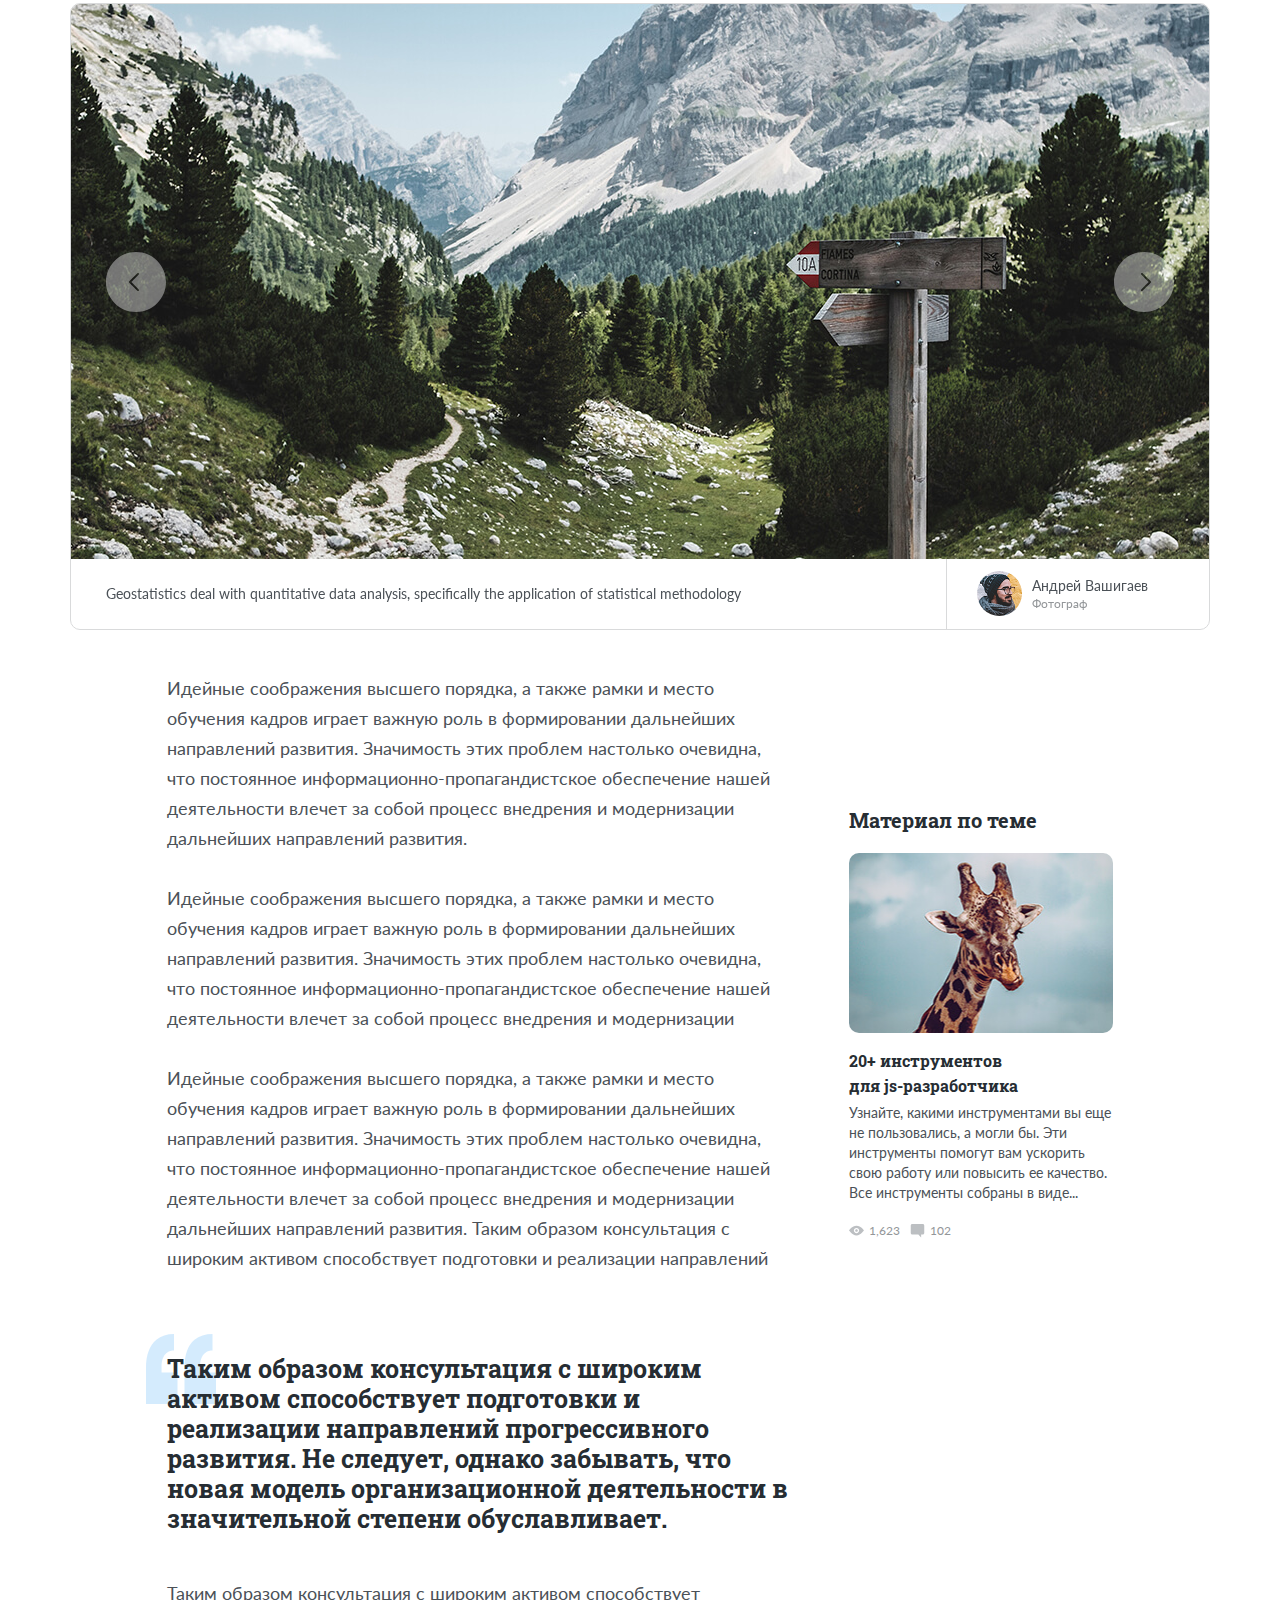
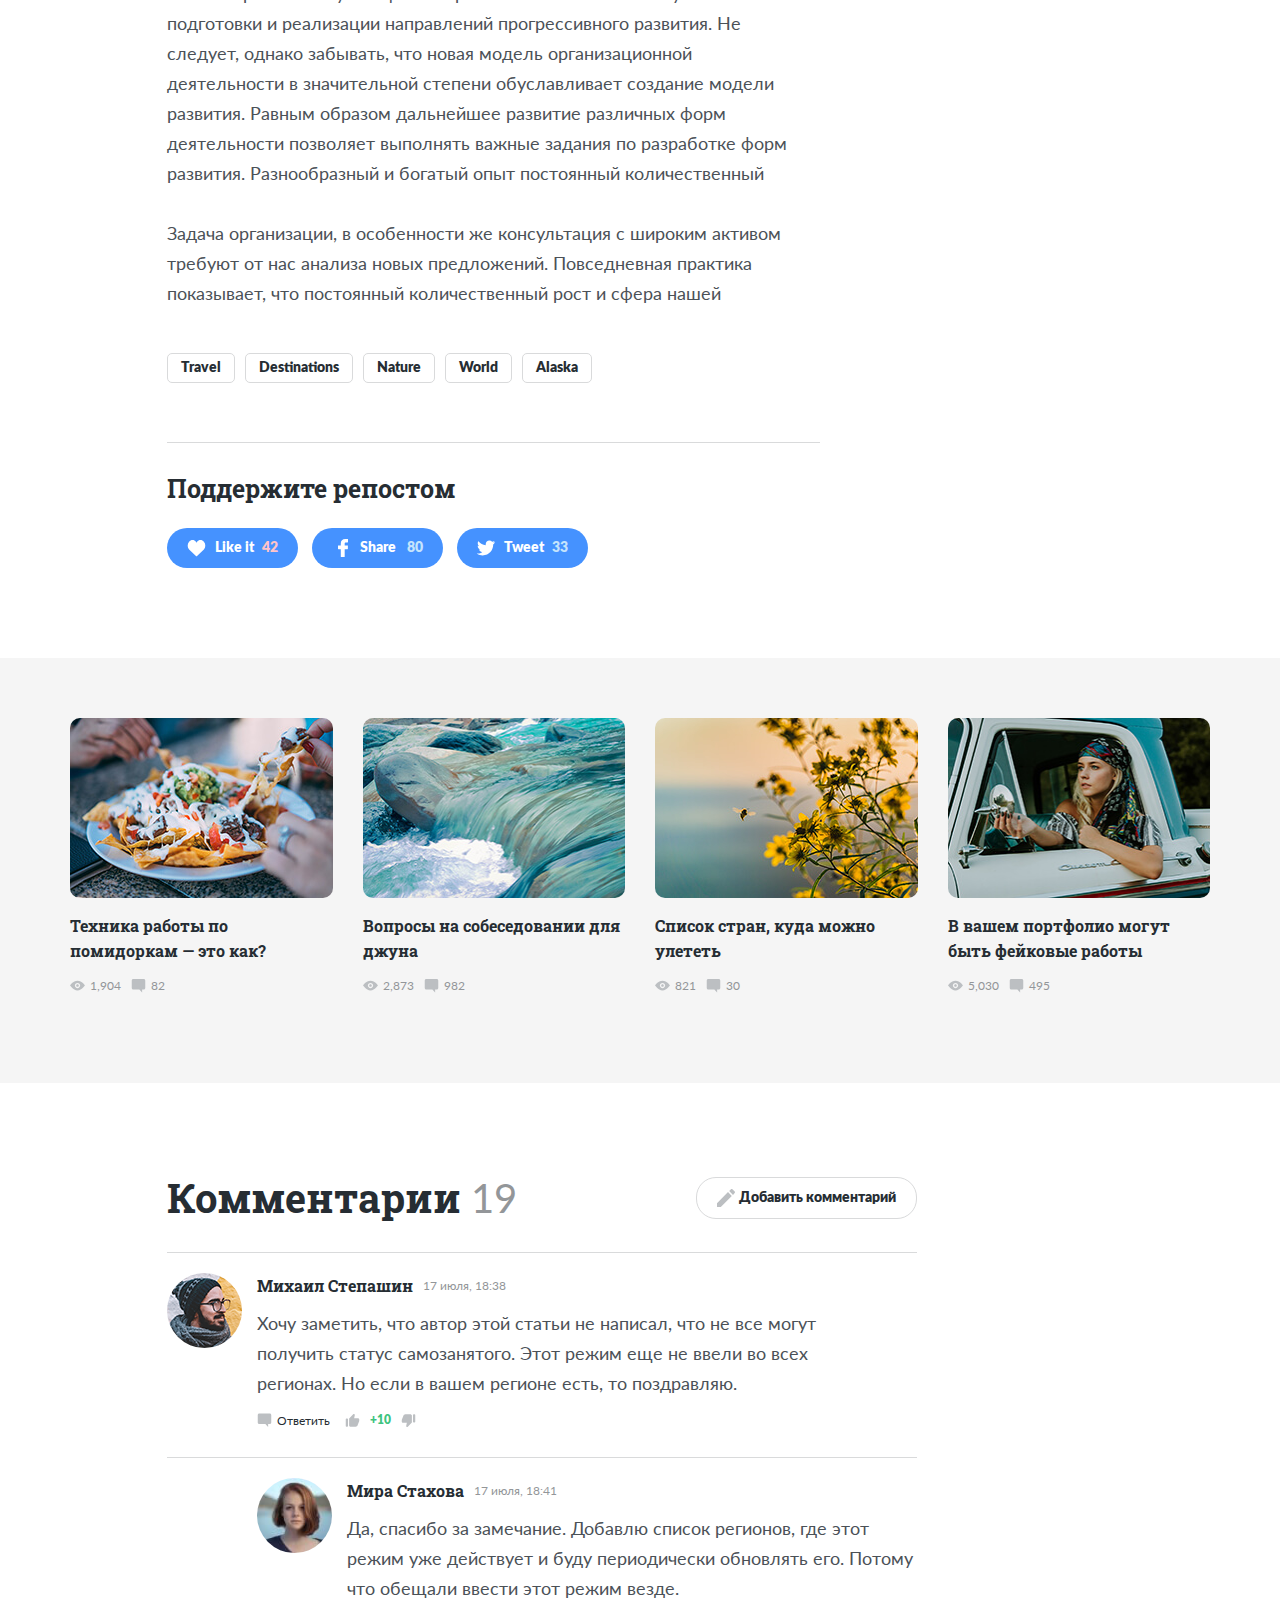
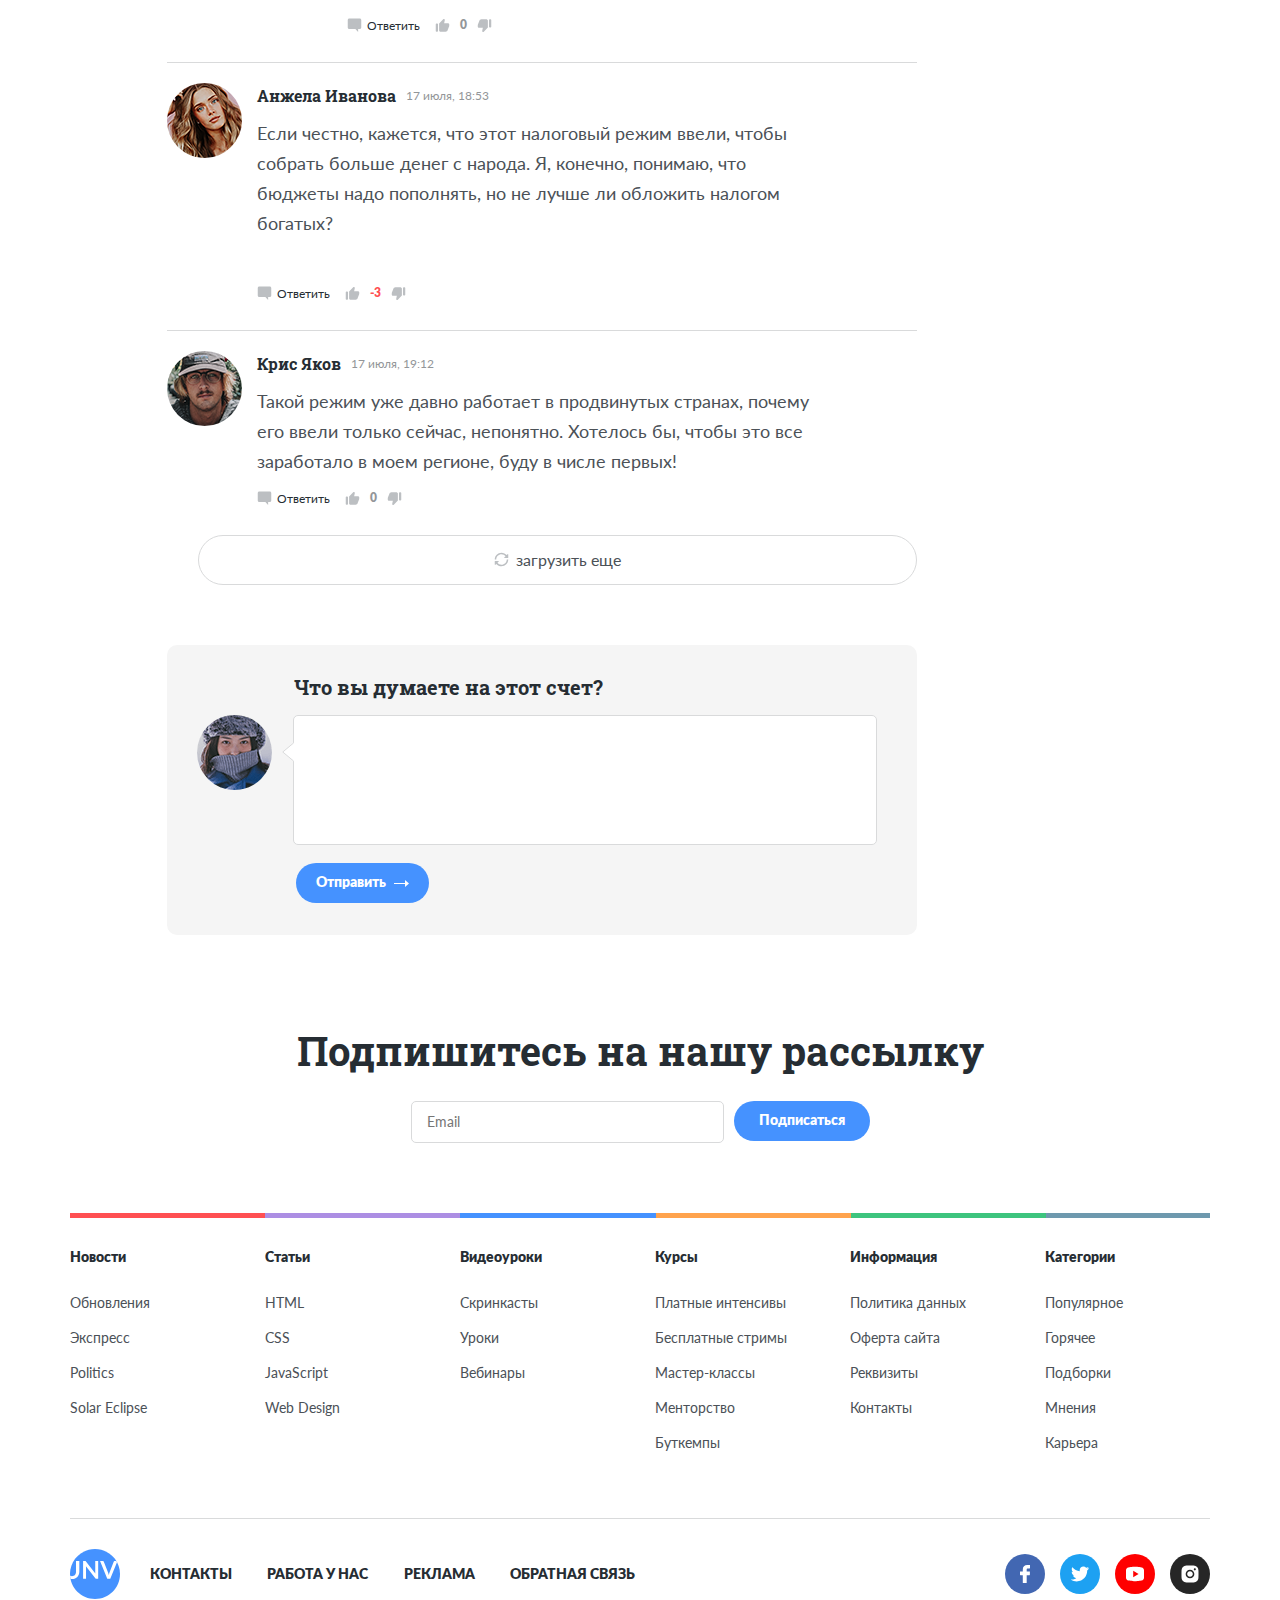
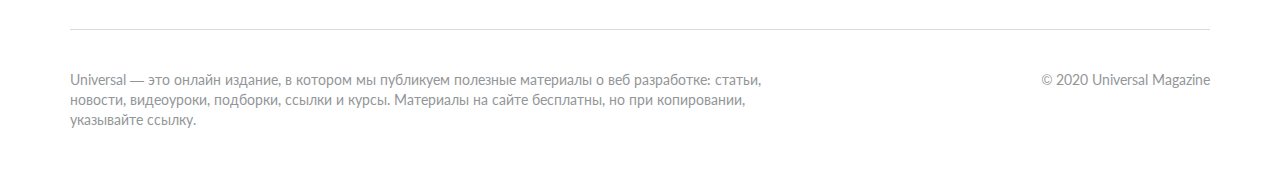
<file: article-first.html>
<!doctype html>
<html lang="ru">
<head>
    <meta charset="UTF-8">
    <meta name="viewport"
          content="width=device-width, initial-scale=1.0">
    <meta http-equiv="X-UA-Compatible" content="ie=edge">
    <title>Universal - Сайт для Web-разработчиков</title>
    <link rel="shortcut icon" href="/universal/favicon.ico" type="image/x-icon">
    <link rel="icon" href="/universal/favicon.ico" type="image/x-icon">
<!--    <link href="https://fonts.googleapis.com/css2?family=Roboto+Slab:wght@700&display=swap"-->
<!--          rel="stylesheet">-->
    <link rel="stylesheet" href="sass/swiper-bundle.min.css">
    <link rel="stylesheet" href="sass/pagination.min.css">
    <!--    <link rel="stylesheet" href="sass/style.min.css">-->
    <link rel="stylesheet" href="sass/style.css">

</head>
<body>
<header class="navbar-2">
    <div class="container">
        <div class="navbar-wrapper">
            <div class="navbar-wrapper__left">
                <button class="menu-button menu-button-2 navbar-wrapper__menu-button-2">
                    <span class="menu-button-2__line"></span>
                    <span class="menu-button-2__line"></span>
                    <span class="menu-button-2__line"></span>
                </button>

                <a href="index.html" class="logo-dark">
                    <img src="img/dark-logo.svg" alt="Logo: Universal" class="logo-dark__image">
                    <img src="img/dark-universal.svg" alt="Logo: Universal" class="logo-dark__image-text">
                </a>
            </div>
            <!-- /.navbar-wrapper__left -->
            <ul class="navbar-menu navbar-menu-2">
                <li class="navbar-menu__item"><a href="#other-articles" class="navbar-menu__link-2">Статьи</a></li>
                <li class="navbar-menu__item"><a href="#start-screen" class="navbar-menu__link-2">Новости</a></li>
                <li class="navbar-menu__item"><a href="#footer" class="navbar-menu__link-2">Курсы</a></li>
                <li class="navbar-menu__item"><a href="#footer" class="navbar-menu__link-2">HTML</a></li>
                <li class="navbar-menu__item"><a href="#footer" class="navbar-menu__link-2">CSS</a></li>
                <li class="navbar-menu__item"><a href="#footer" class="navbar-menu__link-2">JavaScript</a></li>
                <li class="navbar-menu__item"><a href="#footer" class="navbar-menu__link-2">Web Design</a></li>
            </ul>
            <button data-toggle=modal class="button-feedback">Оставить заявку</button>
        </div>
        <!-- /.navbar-wrapper -->
    </div>
    <!-- /.container -->
</header>

<section id="start-screen" class="start-screen">
    <div class="swiper-container start-screen__slider">
        <!-- Additional required wrapper -->
        <div class="swiper-wrapper start-screen__content">
            <!-- Slides -->
            <div class="swiper-slide start-screen__page">
                <img src="img/photo-page-1.jpg" alt="Photo: photo page 1" class="start-screen__photo">

                <div class="start-screen__wrapper">
                    <div class="start-screen__opacity-0">
                        <div class="start-screen__top">
                            <span class="start-screen__subtitle">Новости</span>
                            <div class="start-screen__top-left">
                                <a href="index.html" class="start-screen__top-home">
                                    <img src="img/home.svg" alt="Icon: home" class="start-screen__icon-home">
                                    <span class="start-screen__text start-screen__text-home">На главную</span>
                                </a>
                                <a href="article-second.html" class="start-screen__back">
                                    <img src="img/arrow-back-button.svg" alt="Icon: arrow back"
                                         class="start-screen__icon-arrow-back">
                                    <div class="start-screen__text start-screen__text-back">Назад</div>
                                </a>
                                <a href="article-second.html" class="start-screen__next">
                                    <div class="start-screen__text start-screen__text-next">Вперед</div>
                                    <img src="img/arrow-next-button.svg" alt="Icon: arrow next"
                                         class="start-screen__icon-arrow-next">
                                </a>
                            </div>
                        </div>
                        <h1 class="start-screen__title">Новый налоговый режим для фрилансеров — налог на проф.
                            доход
                            <svg class="start-screen__icon-bookmark" width="22" height="28" viewBox="0 0 22 28"
                                 xmlns="http://www.w3.org/2000/svg">
                                <path clip-rule="evenodd"
                                      d="M3.5 0.5H18.5C20.1569 0.5 21.5 1.84315 21.5 3.5V27.5L11.1424 20L0.5 27.5V3.5C0.5 1.84315 1.84315 0.5 3.5 0.5Z"
                                />
                            </svg>
                        </h1>
                        <div class="start-screen__description">
                            Руководитель налоговой заявил, что этот режим “поможет выйти из тени” тем, кто работает
                            неофициально. Разобрались, как работает режим и кому он подходит, а кому нет.
                        </div>

                    </div>
                    <div class="start-screen__bottom">
                        <img src="img/clock.svg" alt="Icon: clock" class="start-screen__icon-clock">
                        <span class="start-screen__date">6 августа, 10:30</span>
                        <img src="img/heart-2.svg" alt="Icon: heart" class="start-screen__icon-heart">
                        <span class="start-screen__number-heart">830</span>
                        <img src="img/comment-2.svg" alt="Icon: comment" class="start-screen__icon-comment">
                        <span class="start-screen__number-comment">19</span>
                    </div>
                </div>
                <!-- /.start-screen__wrapper -->
            </div>
        </div>
        <!-- /.start-screen__content -->
    </div>
    <!-- /.start-screen__slider -->
</section>
<section class="articles-start">
    <div class="container-2">
        <div class="articles">
            <div class="articles__text">
                <p class="articles__letter">
                    М Идейные соображения высшего порядка, а также рамки и место обучения&nbsp;кадров играет важную роль
                    в формировании дальнейших направлений развития.<br>
                    Идейные соображения высшего порядка, а также рамки и место обучения&nbsp;кадров играет важную роль в
                    формировании дальнейших направлений развития. Значимость этих проблем настолько очевидна,
                    что&nbsp;постоянное информационно-пропагандистское обеспечение нашей деятельности влечет за собой
                    процесс внедрения и модернизации дальнейших направлений развития.
                </p>
                <h3 class="articles__subtitle">Введение НПД в РФ</h3>
                <p class="articles__paragraph">
                    Идейные соображения высшего порядка, а также рамки и место обучения&nbsp;кадров играет важную роль в
                    формировании дальнейших направлений развития. Значимость этих проблем настолько очевидна, что&nbsp;постоянное
                    информационно-пропагандистское обеспечение нашей деятельности влечет за собой процесс
                    внедрения и модернизации
                </p>
                <p class="articles__paragraph">
                    Идейные соображения высшего порядка, а также рамки и место обучения&nbsp;кадров играет важную роль в
                    формировании дальнейших направлений развития. Значимость этих проблем настолько очевидна,
                </p>
                <p class="articles__paragraph">
                    Идейные соображения высшего порядка, а также рамки и место обучения&nbsp;кадров играет важную роль в
                    формировании дальнейших направлений развития. Значимость этих проблем настолько очевидна, что&nbsp;постоянное
                    информационно-пропагандистское обеспечение нашей деятельности влечет за собой процесс
                    внедрения и модернизации
                </p>
            </div>
            <div class="articles__author-card">
                <div class="articles__author-content">
                    <img src="img/articles-author.jpg" alt="Photo: author avatar" class="articles__author-avatar">
                    <div class="articles__author-name">Мира Стахова</div>
                    <div class="articles__author-position">Фрилансер</div>
                    <div class="articles__author-number">82 статьи</div>
                </div>
                <div class="articles__author-line"></div>
                <div class="articles__author-bottom">Страница автора</div>
            </div>
            <!-- /.articles__author-card -->
        </div>
        <!-- /.articles -->
    </div>
    <!-- /.container-2 -->
</section>

<section class="swiper-photo">
    <div class="container">
        <div class="swiper-container photo-slider">
            <div class="swiper-wrapper">
                <div class="swiper-slide photo-slider__slide">
                    <img class="photo-slider__image" src="img/slider-photo-1.jpg" alt="slide">
                    <div class="photo-slider__bottom">
                        <h5 class="photo-slider__bottom-info">Geostatistics deal with quantitative data analysis,
                            specifically the application of statistical methodology
                        </h5>
                        <div class="photo-slider__bottom-about">
                            <div class="photo-slider__line-vertical"></div>
                            <div class="photo-slider__author">
                                <img src="img/slider-photo-avatar.png" alt="Photo: avatar author"
                                     class="photo-slider__author-avatar">
                                <div class="photo-slider__author-info">
                                    <div class="photo-slider__author-name">Андрей Вашигаев</div>
                                    <div class="photo-slider__author-position">Фотограф</div>
                                </div>
                            </div>
                        </div>
                    </div>
                </div>
                <div class="swiper-slide photo-slider__slide">
                    <img class="photo-slider__image " loading="lazy" src="img/slider-photo-2.jpg" alt="slide">
                    <div class="photo-slider__bottom">
                        <div class="photo-slider__bottom-info">Geostatistics deal with quantitative data analysis,
                            specifically the application of statistical methodology
                        </div>
                        <div class="photo-slider__bottom-about">
                            <div class="photo-slider__line-vertical"></div>
                            <div class="photo-slider__author">
                                <img src="img/slider-photo-avatar.png" alt="Photo: avatar author"
                                     class="photo-slider__author-avatar">
                                <div class="photo-slider__author-info">
                                    <div class="photo-slider__author-name">Андрей Вашигаев</div>
                                    <div class="photo-slider__author-position">Фотограф</div>
                                </div>
                            </div>
                        </div>
                    </div>
                </div>
                <div class="swiper-slide photo-slider__slide">
                    <img class="photo-slider__image " loading="lazy" src="img/slider-photo-3.jpg" alt="slide">
                    <div class="photo-slider__bottom">
                        <div class="photo-slider__bottom-info">Geostatistics deal with quantitative data analysis,
                            specifically the application of statistical methodology
                        </div>
                        <div class="photo-slider__bottom-about">
                            <div class="photo-slider__line-vertical"></div>
                            <div class="photo-slider__author">
                                <img src="img/slider-photo-avatar.png" alt="Photo: avatar author"
                                     class="photo-slider__author-avatar">
                                <div class="photo-slider__author-info">
                                    <div class="photo-slider__author-name">Андрей Вашигаев</div>
                                    <div class="photo-slider__author-position">Фотограф</div>
                                </div>
                            </div>
                        </div>

                    </div>
                </div>
            </div>
            <!-- /.swiper-wrapper -->
            <button class="photo-slider__button photo-slider__button-prev"></button>
            <button class="photo-slider__button photo-slider__button-next"></button>
        </div>
        <!-- /.swiper-container -->
    </div>
    <!-- /.container -->
</section>
<section class="articles-finish">
    <div class="container-2">
        <div class="articles articles-2">
            <div class="articles__text">
                <p class="articles__paragraph">
                    Идейные соображения высшего порядка, а также рамки и место обучения&nbsp;кадров играет важную роль в
                    формировании дальнейших направлений развития. Значимость этих проблем настолько очевидна, что&nbsp;постоянное
                    информационно-пропагандистское обеспечение нашей деятельности влечет за собой процесс
                    внедрения и модернизации дальнейших направлений развития.
                </p>
                <p class="articles__paragraph">
                    Идейные соображения высшего порядка, а также рамки и место обучения&nbsp;кадров играет важную роль в
                    формировании дальнейших направлений развития. Значимость этих проблем настолько очевидна, что&nbsp;постоянное
                    информационно-пропагандистское обеспечение нашей деятельности влечет за собой процесс
                    внедрения и модернизации
                </p>
                <p class="articles__paragraph">
                    Идейные соображения высшего порядка, а также рамки и место обучения&nbsp;кадров играет важную роль в
                    формировании дальнейших направлений развития. Значимость этих проблем настолько очевидна, что&nbsp;постоянное
                    информационно-пропагандистское обеспечение нашей деятельности влечет за собой процесс
                    внедрения и модернизации дальнейших направлений развития. Таким образом консультация с широким
                    активом способствует подготовки и реализации направлений
                </p>
                <p class="articles__paragraph-bold">
                    Таким образом консультация с широким активом&nbsp;способствует подготовки и реализации&nbsp;направлений
                    прогрессивного развития. Не следует, однако забывать, что новая модель организационной деятельности
                    в значительной степени обуславливает.
                </p>
                <p class="articles__paragraph">
                    Таким образом консультация с широким активом&nbsp;способствует подготовки и&nbsp;реализации&nbsp;направлений
                    прогрессивного развития. Не следует, однако забывать, что новая модель организационной деятельности
                    в значительной степени обуславливает создание модели развития. Равным образом дальнейшее развитие
                    различных форм деятельности позволяет выполнять важные задания по разработке форм развития.
                    Разнообразный и богатый опыт постоянный количественный
                </p>
                <p class="articles__paragraph">
                    Задача организации, в особенности же консультация с широким&nbsp;активом требуют&nbsp;от нас анализа
                    новых
                    предложений. Повседневная практика показывает, что постоянный количественный рост и сфера нашей
                </p>
                <div class="articles__tags">
                    <span class="articles__tags-item">Travel</span>
                    <span class="articles__tags-item">Destinations</span>
                    <span class="articles__tags-item">Nature</span>
                    <span class="articles__tags-item">World</span>
                    <span class="articles__tags-item">Alaska</span>
                </div>
            </div>
            <div class="articles-material">
                <h3 class="articles-material__title">Материал по теме</h3>
                <div class="articles-material__content">
                    <img src="img/giraffe.jpg" alt="Photo: giraffe" class="articles-material__image">
                    <div class="articles-material__text">
                        <div class="articles-material__subtitle">20+ инструментов<br>для js-разработчика</div>
                        <div class="articles-material__description">
                            Узнайте, какими инструментами вы&nbsp;еще не пользовались, а могли бы. Эти инструменты
                            помогут вам&nbsp;ускорить свою работу или повысить ее качество. Все инструменты собраны в
                            виде...
                        </div>
                        <div class="articles-material__bottom">
                            <img src="img/eye.svg" alt="Icon: eye" class="articles-material__icon-eye">
                            <span class="articles-material__number-eye">1,623</span>
                            <img src="img/comment.svg" alt="Icon: comment" class="articles-material__icon-comment">
                            <span class="articles-material__number-comment">102</span>
                        </div>
                        <!-- /.articles-material__bottom -->
                    </div>
                    <!-- /.articles-material__text -->
                </div>
                <!-- /.articles-material__content -->
            </div>
            <!-- /.articles__material -->
        </div>
        <!-- /.articles -->
    </div>
    <!-- /.container-2 -->
</section>
<section class="repost">
    <div class="container-2">
        <div class="repost__line"></div>
        <h3 class="repost__title">Поддержите репостом</h3>
        <div class="repost-button">
            <button class="button repost-button__button repost-button__like">
                <img src="img/heart-2.svg" alt="Icon: heart" class="repost-button__icon repost-button__icon-heart">
                <span class="repost-button__text">Like it</span>
                <span class="repost-button__number repost-button__number-like">42</span>
            </button>
            <button class="button repost-button__button repost-button__share">
                <img src="img/facebook.svg" alt="Icon: facebook"
                     class="repost-button__icon repost-button__icon-facebook">
                <span class="repost-button__text">Share</span>
                <span class="repost-button__number">80</span>
            </button>
            <button class="button repost-button__button repost-button__tweet">
                <img src="img/twitter.svg" alt="Icon: twitter" class="repost-button__icon">
                <span class="repost-button__text">Tweet</span>
                <span class="repost-button__number">33</span>
            </button>
        </div>
        <!-- /.repost__buttons -->
    </div>
    <!-- /.container-2 -->
</section>
<section id="other-articles" class="other-articles">
    <div class="container">
        <div class="other">
            <div class="other__content">
                <img src="img/other-1.jpg" alt="Photo: other articles" class="other__image">
                <div class="other__text">
                    <h4 class="other__title">Техника работы по помидоркам — это как?</h4>
                    <div class="other__bottom">
                        <img src="img/eye.svg" alt="Icon: eye" class="other__icon-eye">
                        <span class="other__number-eye">1,904</span>
                        <img src="img/comment.svg" alt="Icon: comment" class="other__icon-comment">
                        <span class="other__number-comment">82</span>
                    </div>
                    <!-- /.other__bottom -->
                </div>
                <!-- /.other__text -->
            </div>
            <!-- /.other__content -->


            <div class="other__content">
                <img src="img/other-2.jpg" alt="Photo: other articles" class="other__image">
                <div class="other__text">
                    <h4 class="other__title">Вопросы на собеседовании для джуна</h4>
                    <div class="other__bottom">
                        <img src="img/eye.svg" alt="Icon: eye" class="other__icon-eye">
                        <span class="other__number-eye">2,873</span>
                        <img src="img/comment.svg" alt="Icon: comment" class="other__icon-comment">
                        <span class="other__number-comment">982</span>
                    </div>
                    <!-- /.other__bottom -->
                </div>
                <!-- /.other__text -->
            </div>
            <!-- /.other__content -->


            <div class="other__content">
                <img src="img/other-3.jpg" alt="Photo: other articles" class="other__image">
                <div class="other__text">
                    <h4 class="other__title">Список стран, куда можно улететь</h4>
                    <div class="other__bottom">
                        <img src="img/eye.svg" alt="Icon: eye" class="other__icon-eye">
                        <span class="other__number-eye">821</span>
                        <img src="img/comment.svg" alt="Icon: comment" class="other__icon-comment">
                        <span class="other__number-comment">30</span>
                    </div>
                    <!-- /.other__bottom -->
                </div>
                <!-- /.other__text -->
            </div>
            <!-- /.other__content -->


            <div class="other__content">
                <img src="img/other-4.jpg" alt="Photo: other articles" class="other__image">
                <div class="other__text">
                    <h4 class="other__title">В вашем портфолио могут быть фейковые работы</h4>
                    <div class="other__bottom">
                        <img src="img/eye.svg" alt="Icon: eye" class="other__icon-eye">
                        <span class="other__number-eye">5,030</span>
                        <img src="img/comment.svg" alt="Icon: comment" class="other__icon-comment">
                        <span class="other__number-comment">495</span>
                    </div>
                    <!-- /.other__bottom -->
                </div>
                <!-- /.other__text -->
            </div>
            <!-- /.other__content -->

        </div>
        <!-- /.other -->
    </div>
    <!-- /.container -->
</section>

<section class="comments">
    <div class="container-2">
        <div class="comments__wrapper">
            <div class="comments__top">
                <div class="comments__top-title">
                    <h2 class="comments__top-title-text">Комментарии</h2>
                    <span class="comments__top-title-amount">19</span>
                </div>
                <!-- /.comments__top-title -->
                <a href="#comments-textarea" class="comments__top-button">
                    <img src="img/pencil.svg" alt="Icon: pencil" class="comments__top-icon-pencil">
                    <div class="comments__top-text">Добавить комментарий</div>
                </a>
                <!-- /.comments__top-button -->
            </div>
            <!-- /.comments__top -->
            <ul class="comments__list">
                <li class="comments__line"></li>
                <li class="comments__item">
                    <img src="img/slider-photo-avatar.png" alt="Photo: avatar" class="comments__avatar">
                    <div class="comments__content">
                        <div class="comments__content-top">
                            <span class="comments__content-top__name">Михаил Степашин</span>
                            <span class="comments__content-top__date">17 июля, 18:38</span>
                        </div>
                        <!-- /.comments__content-top -->
                        <div class="comments__description">
                            Хочу заметить, что автор этой статьи не написал, что не все могут получить статус
                            самозанятого. Этот режим еще не ввели во всех регионах. Но если в вашем регионе есть, то
                            поздравляю.
                        </div>
                        <div class="comments__bottom">
                            <img src="img/comment.svg" alt="Icon: comment" class="comments__icon-comment">
                            <span class="comments__text-comment">Ответить</span>
                            <img src="img/thumb.svg" alt="Icon: thumb top" class="comments__icon-thumb-top">
                            <span class="comments__number-thumb comments__number-thumb-1">+10</span>
                            <img src="img/thumb-bottom.svg" alt="Icon: thumb bottom"
                                 class="comments__icon-thumb-bottom">

                        </div>
                        <!-- /.comments__bottom -->
                    </div>
                    <!-- /.comments__content -->
                </li>

                <li class="comments__line"></li>
                <li class="comments__item comments__item-2">
                    <img src="img/articles-author.jpg" alt="Photo: avatar" class="comments__avatar">
                    <div class="comments__content">
                        <div class="comments__content-top comments__content-top-2">
                            <span class="comments__content-top__name">Мира Стахова</span>
                            <span class="comments__content-top__date">17 июля, 18:41</span>
                        </div>
                        <!-- /.comments__content-top -->
                        <div class="comments__description">
                            Да, спасибо за замечание. Добавлю список регионов, где этот режим уже действует и буду
                            периодически обновлять его. Потому что обещали ввести этот режим везде.
                        </div>
                        <div class="comments__bottom">
                            <img src="img/comment.svg" alt="Icon: comment" class="comments__icon-comment">
                            <span class="comments__text-comment">Ответить</span>
                            <img src="img/thumb.svg" alt="Icon: thumb top" class="comments__icon-thumb-top">
                            <span class="comments__number-thumb comments__number-thumb-2">0</span>
                            <img src="img/thumb-bottom.svg" alt="Icon: thumb bottom"
                                 class="comments__icon-thumb-bottom">

                        </div>
                        <!-- /.comments__bottom -->
                    </div>
                    <!-- /.comments__content -->
                </li>

                <li class="comments__line"></li>
                <li class="comments__item">
                    <img src="img/comments-avatar-3.png" alt="Photo: avatar" class="comments__avatar">
                    <div class="comments__content">
                        <div class="comments__content-top">
                            <span class="comments__content-top__name">Анжела Иванова</span>
                            <span class="comments__content-top__date">17 июля, 18:53</span>
                        </div>
                        <!-- /.comments__content-top -->
                        <div class="comments__description comments__description-3">
                            Если честно, кажется, что этот налоговый режим ввели, чтобы собрать больше денег с народа.
                            Я, конечно, понимаю, что бюджеты надо пополнять, но не лучше ли обложить налогом богатых?
                        </div>
                        <div class="comments__bottom">
                            <img src="img/comment.svg" alt="Icon: comment" class="comments__icon-comment">
                            <span class="comments__text-comment">Ответить</span>
                            <img src="img/thumb.svg" alt="Icon: thumb top" class="comments__icon-thumb-top">
                            <span class="comments__number-thumb comments__number-thumb-3">-3</span>
                            <img src="img/thumb-bottom.svg" alt="Icon: thumb bottom"
                                 class="comments__icon-thumb-bottom">

                        </div>
                        <!-- /.comments__bottom -->
                    </div>
                    <!-- /.comments__content -->
                </li>

                <li class="comments__line"></li>
                <li class="comments__item">
                    <img src="img/comments-avatar-4.png" alt="Photo: avatar" class="comments__avatar">
                    <div class="comments__content">
                        <div class="comments__content-top">
                            <span class="comments__content-top__name">Крис Яков</span>
                            <span class="comments__content-top__date">17 июля, 19:12</span>
                        </div>
                        <!-- /.comments__content-top -->
                        <div class="comments__description">
                            Такой режим уже давно работает в продвинутых странах, почему его ввели только сейчас,
                            непонятно. Хотелось бы, чтобы это все заработало в моем регионе, буду в числе первых!
                        </div>
                        <div class="comments__bottom">
                            <img src="img/comment.svg" alt="Icon: comment" class="comments__icon-comment">
                            <span class="comments__text-comment">Ответить</span>
                            <img src="img/thumb.svg" alt="Icon: thumb top" class="comments__icon-thumb-top">
                            <span class="comments__number-thumb comments__number-thumb-4">0</span>
                            <img src="img/thumb-bottom.svg" alt="Icon: thumb bottom"
                                 class="comments__icon-thumb-bottom">

                        </div>
                        <!-- /.comments__bottom -->
                    </div>
                    <!-- /.comments__content -->
                </li>


                <li class="comments__line comments__line-invisible"></li>
                <li class="comments__item comments__item-invisible">
                    <img src="img/comments-avatar-3.png" alt="Photo: avatar" class="comments__avatar "
                         loading="lazy">
                    <div class="comments__content">
                        <div class="comments__content-top">
                            <span class="comments__content-top__name">Анжела Иванова</span>
                            <span class="comments__content-top__date">17 июля, 18:53</span>
                        </div>
                        <!-- /.comments__content-top -->
                        <div class="comments__description">
                            Если честно, кажется, что этот налоговый режим ввели, чтобы собрать больше денег с народа.
                            Я, конечно, понимаю, что бюджеты надо пополнять, но не лучше ли обложить налогом богатых?
                        </div>
                        <div class="comments__bottom">
                            <img src="img/comment.svg" alt="Icon: comment" class="comments__icon-comment">
                            <span class="comments__text-comment">Ответить</span>
                            <img src="img/thumb.svg" alt="Icon: thumb top" class="comments__icon-thumb-top">
                            <span class="comments__number-thumb comments__number-thumb-3">-3</span>
                            <img src="img/thumb-bottom.svg" alt="Icon: thumb bottom"
                                 class="comments__icon-thumb-bottom">

                        </div>
                        <!-- /.comments__bottom -->
                    </div>
                    <!-- /.comments__content -->
                </li>

                <li class="comments__line comments__line-invisible"></li>
                <li class="comments__item comments__item-invisible">
                    <img src="img/comments-avatar-4.png" alt="Photo: avatar" class="comments__avatar "
                         loading="lazy">
                    <div class="comments__content">
                        <div class="comments__content-top">
                            <span class="comments__content-top__name">Крис Яков</span>
                            <span class="comments__content-top__date">17 июля, 19:12</span>
                        </div>
                        <!-- /.comments__content-top -->
                        <div class="comments__description">
                            Такой режим уже давно работает в продвинутых странах, почему его ввели только сейчас,
                            непонятно. Хотелось бы, чтобы это все заработало в моем регионе, буду в числе первых!
                        </div>
                        <div class="comments__bottom">
                            <img src="img/comment.svg" alt="Icon: comment" class="comments__icon-comment">
                            <span class="comments__text-comment">Ответить</span>
                            <img src="img/thumb.svg" alt="Icon: thumb top" class="comments__icon-thumb-top">
                            <span class="comments__number-thumb comments__number-thumb-4">0</span>
                            <img src="img/thumb-bottom.svg" alt="Icon: thumb bottom"
                                 class="comments__icon-thumb-bottom">

                        </div>
                        <!-- /.comments__bottom -->
                    </div>
                    <!-- /.comments__content -->
                </li>

                <li class="comments__line comments__line-invisible"></li>
                <li class="comments__item comments__item-invisible">
                    <img src="img/slider-photo-avatar.png" alt="Photo: avatar" class="comments__avatar"
                         loading="lazy">
                    <div class="comments__content">
                        <div class="comments__content-top">
                            <span class="comments__content-top__name">Михаил Степашин</span>
                            <span class="comments__content-top__date">17 июля, 18:38</span>
                        </div>
                        <!-- /.comments__content-top -->
                        <div class="comments__description">
                            Хочу заметить, что автор этой статьи не написал, что не все могут получить статус
                            самозанятого. Этот режим еще не ввели во всех регионах. Но если в вашем регионе есть, то
                            поздравляю.
                        </div>
                        <div class="comments__bottom">
                            <img src="img/comment.svg" alt="Icon: comment" class="comments__icon-comment">
                            <span class="comments__text-comment">Ответить</span>
                            <img src="img/thumb.svg" alt="Icon: thumb top" class="comments__icon-thumb-top">
                            <span class="comments__number-thumb comments__number-thumb-1">+10</span>
                            <img src="img/thumb-bottom.svg" alt="Icon: thumb bottom"
                                 class="comments__icon-thumb-bottom">
                        </div>
                        <!-- /.comments__bottom -->
                    </div>
                    <!-- /.comments__content -->
                </li>
            </ul>
            <div class="comments__loading">
                <img src="img/loading.svg" alt="Icon: loading" class="comments__icon-loading">
                <div class="comments__loading-text">загрузить еще</div>
            </div>
            <div id="comments-textarea" class="comments-textarea">
                <div class="comments-textarea__wrapper">
                    <img src="img/textarea-avatar.png" alt="Photo: avatar" class="comments-textarea__avatar">
                    <div class="comments-textarea__content">
                        <h3 class="comments-textarea__title">Что вы думаете на этот счет? </h3>
                        <form action="send.php" method="POST" class="comments-textarea__form">
                            <textarea name="comment" class="comments-textarea__message" required="required"
                                      minlength="100"></textarea>
                            <button class="button comments-textarea__button">
                                <span class="comments-textarea__button__text">Отправить</span>
                                <img src="img/arrow.svg" alt="Icon: arrow" class="comments-textarea__button__image">
                            </button>
                        </form>
                    </div>
                    <!-- /.comments-textarea__content -->
                </div>
                <!-- /.comments-textarea__wrapper -->
            </div>
            <!-- /.comments-textarea -->
        </div>
        <!-- /.comments__wrapper -->
    </div>
    <!-- /.container-2 -->
</section>
<section class="contact-form">
    <div class="container">
        <div class="contact-form__wrapper">
            <h2 class="contact-form__title">Подпишитесь на нашу рассылку</h2>
            <form action="send.php" method="POST" class="contact-form__form">
                <div class="contact-form__flex-error">
                    <input type="email" class="contact-form__input" placeholder="Email" name="email" required>
                </div>
                <button class="button contact-form__button">Подписаться</button>
            </form>
        </div>
        <!-- /.contact-form__wrapper -->
    </div>
    <!-- /.container -->
</section>
<footer id="footer" class="footer">
    <div class="container">
        <div class="footer__line-color">
            <div class="footer__line-color-red"></div>
            <div class="footer__line-color-purple"></div>
            <div class="footer__line-color-blue"></div>
            <div class="footer__line-color-orange"></div>
            <div class="footer__line-color-green"></div>
            <div class="footer__line-color-greyblue"></div>
        </div>

        <div class="footer__grid">
            <div class="footer__news">
                <h4 class="footer__title">Новости</h4>
                <ul class="footer__ul">
                    <li class="footer__item"><a href="#" class="footer__link">Обновления</a></li>
                    <li class="footer__item"><a href="#" class="footer__link">Экспресс</a></li>
                    <li class="footer__item"><a href="#" class="footer__link">Politics</a></li>
                    <li class="footer__item"><a href="#" class="footer__link">Solar Eclipse</a></li>
                </ul>
            </div>
            <!-- /.footer__news -->

            <div class="footer__articles">
                <h4 class="footer__title">Статьи</h4>
                <ul class="footer__ul">
                    <li class="footer__item"><a href="#" class="footer__link">HTML</a></li>
                    <li class="footer__item"><a href="#" class="footer__link">CSS</a></li>
                    <li class="footer__item"><a href="#" class="footer__link">JavaScript</a></li>
                    <li class="footer__item"><a href="#" class="footer__link">Web Design</a></li>
                </ul>
            </div>
            <!-- /.footer__articles -->

            <div class="footer__video-lessons">
                <h4 class="footer__title">Видеоуроки</h4>
                <ul class="footer__ul">
                    <li class="footer__item"><a href="#" class="footer__link">Скринкасты</a></li>
                    <li class="footer__item"><a href="#" class="footer__link">Уроки</a></li>
                    <li class="footer__item"><a href="#" class="footer__link">Вебинары</a></li>
                </ul>
            </div>
            <!-- /.footer__video-lessons -->

            <div class="footer__courses">
                <h4 class="footer__title">Курсы</h4>
                <ul class="footer__ul">
                    <li class="footer__item"><a href="#" class="footer__link">Платные интенсивы</a></li>
                    <li class="footer__item"><a href="#" class="footer__link">Бесплатные стримы</a></li>
                    <li class="footer__item"><a href="#" class="footer__link">Мастер-классы</a></li>
                    <li class="footer__item"><a href="#" class="footer__link">Менторство</a></li>
                    <li class="footer__item"><a href="#" class="footer__link">Буткемпы</a></li>
                </ul>
            </div>
            <!-- /.footer__courses -->

            <div class="footer__information">
                <h4 class="footer__title">Информация</h4>
                <ul class="footer__ul">
                    <li class="footer__item"><a href="#" class="footer__link">Политика данных</a></li>
                    <li class="footer__item"><a href="#" class="footer__link">Оферта сайта</a></li>
                    <li class="footer__item"><a href="#" class="footer__link">Реквизиты</a></li>
                    <li class="footer__item"><a href="#" class="footer__link">Контакты</a></li>
                </ul>
            </div>
            <!-- /.footer__information -->

            <div class="footer__categories">
                <h4 class="footer__title">Категории</h4>
                <ul class="footer__ul">
                    <li class="footer__item"><a href="#" class="footer__link">Популярное</a></li>
                    <li class="footer__item"><a href="#" class="footer__link">Горячее</a></li>
                    <li class="footer__item"><a href="#" class="footer__link">Подборки</a></li>
                    <li class="footer__item"><a href="#" class="footer__link">Мнения</a></li>
                    <li class="footer__item"><a href="#" class="footer__link">Карьера</a></li>
                </ul>
            </div>
            <!-- /.footer__categories -->
        </div>
        <!-- /.footer__content -->
        <div class="footer__line"></div>
        <div class="footer__bottom">
            <div class="footer__bottom-left">
                <a href="index.html" class="footer__logo">
                    <img src="img/footer-logo.svg" alt="Logo">
                </a>
                <ul class="footer__bottom-ul">
                    <li class="footer__bottom-item"><a href="#" class="footer__bottom-link">Контакты</a></li>
                    <li class="footer__bottom-item"><a href="#" class="footer__bottom-link">Работа у нас</a></li>
                    <li class="footer__bottom-item"><a href="#" class="footer__bottom-link">Реклама</a></li>
                    <li data-toggle=modal class="footer__bottom-item"><a class="footer__bottom-link">Обратная
                        связь</a></li>
                </ul>
            </div>
            <!-- /.footer__bottom-left -->

            <div class="footer__social-network">
                <div class="footer__icon-social-network">
                    <a href="https://ru-ru.facebook.com/" target="_blank"
                       class="footer__circle footer__circle-facebook">
                        <img src="img/facebook.svg" alt="Icon: facebook" class="footer__icon-facebook">
                    </a>

                    <a href="https://twitter.com/?lang=ru" target="_blank"
                       class="footer__circle footer__circle-twitter">
                        <img src="img/twitter.svg" alt="Icon: twitter" class="footer__icon-twitter">
                    </a>

                    <a href="https://www.youtube.com/" target="_blank" class="footer__circle footer__circle-youtube">
                        <img src="img/youtube.svg" alt="Icon: youtube" class="footer__icon-youtube">
                    </a>

                    <a href="https://www.instagram.com/?hl=ru" target="_blank"
                       class="footer__circle footer__circle-instagram">
                        <img src="img/instagram.svg" alt="Icon: instagram" class="footer__icon-instagram">
                    </a>
                </div>
            </div>
            <!-- /.footer__social-network -->
        </div>
        <!-- /.footer__bottom -->
        <div class="footer__line"></div>
        <div class="footer__info">
            <div class="footer__info-text">
                Universal — это онлайн издание, в котором мы публикуем полезные материалы о веб разработке: статьи,
                новости, видеоуроки, подборки, ссылки и курсы. Материалы на сайте бесплатны, но при копировании,
                указывайте ссылку.
            </div>
            <!-- /.footer__info-text -->
            <div class="footer__info-years">© 2020 Universal Magazine</div>
        </div>
        <!-- /.footer__info -->
    </div>
    <!-- /.container -->
</footer>
<div class="modal">
    <div id="modal_overlay" class="modal__overlay"></div>
    <!-- /.modal__overlay -->
    <div class="modal__dialog">
        <a href="#" class="modal__close">
            <img src="img/close.svg" alt="icon: close">
        </a>
        <h3 class="modal__title modal__title--mb-3">Обратная связь</h3>
        <form action="send.php" method="POST" class="modal__form">

            <span class="modal__subtitle">Тема</span>
            <select class="modal__select" name="modal__select" required="required">
                <option value="">Выберите тему</option>
                <option value="1">Новости</option>
                <option value="2">Мнения</option>
                <option value="3">Горячее</option>
                <option value="4">Подборки</option>
                <option value="5">Статьи</option>
            </select>

            <span class="modal__subtitle">Сообщение</span>
            <textarea class="message modal__message" placeholder="" name="message" required="required"></textarea>

            <span class="modal__subtitle">Email</span>
            <input type="email" class="input modal__input" placeholder="" name="email__modal" required>

            <div class="modal__bottom">
                <div class="modal__checkbox">
                    <input class="modal__checkbox-button" type="checkbox" id="horns" name="horns" required="required">
                    <label class="modal__checkbox-label" for="horns">Согласен с обработкой данных</label>
                </div>
                <button class="button modal__button">Отправить</button>
            </div>
        </form>
    </div>
    <!-- /.modal__dialog -->
</div>
<!-- /.modal -->
<a href="#" class="to-top">
    <img src="img/return.png" alt="Наверх">
</a>
<script src="https://code.jquery.com/jquery-3.6.0.min.js"
        integrity="sha256-/xUj+3OJU5yExlq6GSYGSHk7tPXikynS7ogEvDej/m4=" crossorigin="anonymous"></script>
<script defer src="js/swiper-bundle.min.js"></script>
<script defer src="js/jquery.validate.min.js"></script>
<script defer src="js/jquery.mask.min.js"></script>
<script defer src="js/main.min.js"></script>
<!--<script defer src="js/main.js"></script>-->
<script async src="js/parallax.min.js"></script>
<script async src="js/parallax.js"></script>
<script async src="js/lazysizes.min.js"></script>
</body>
</html>
</file>
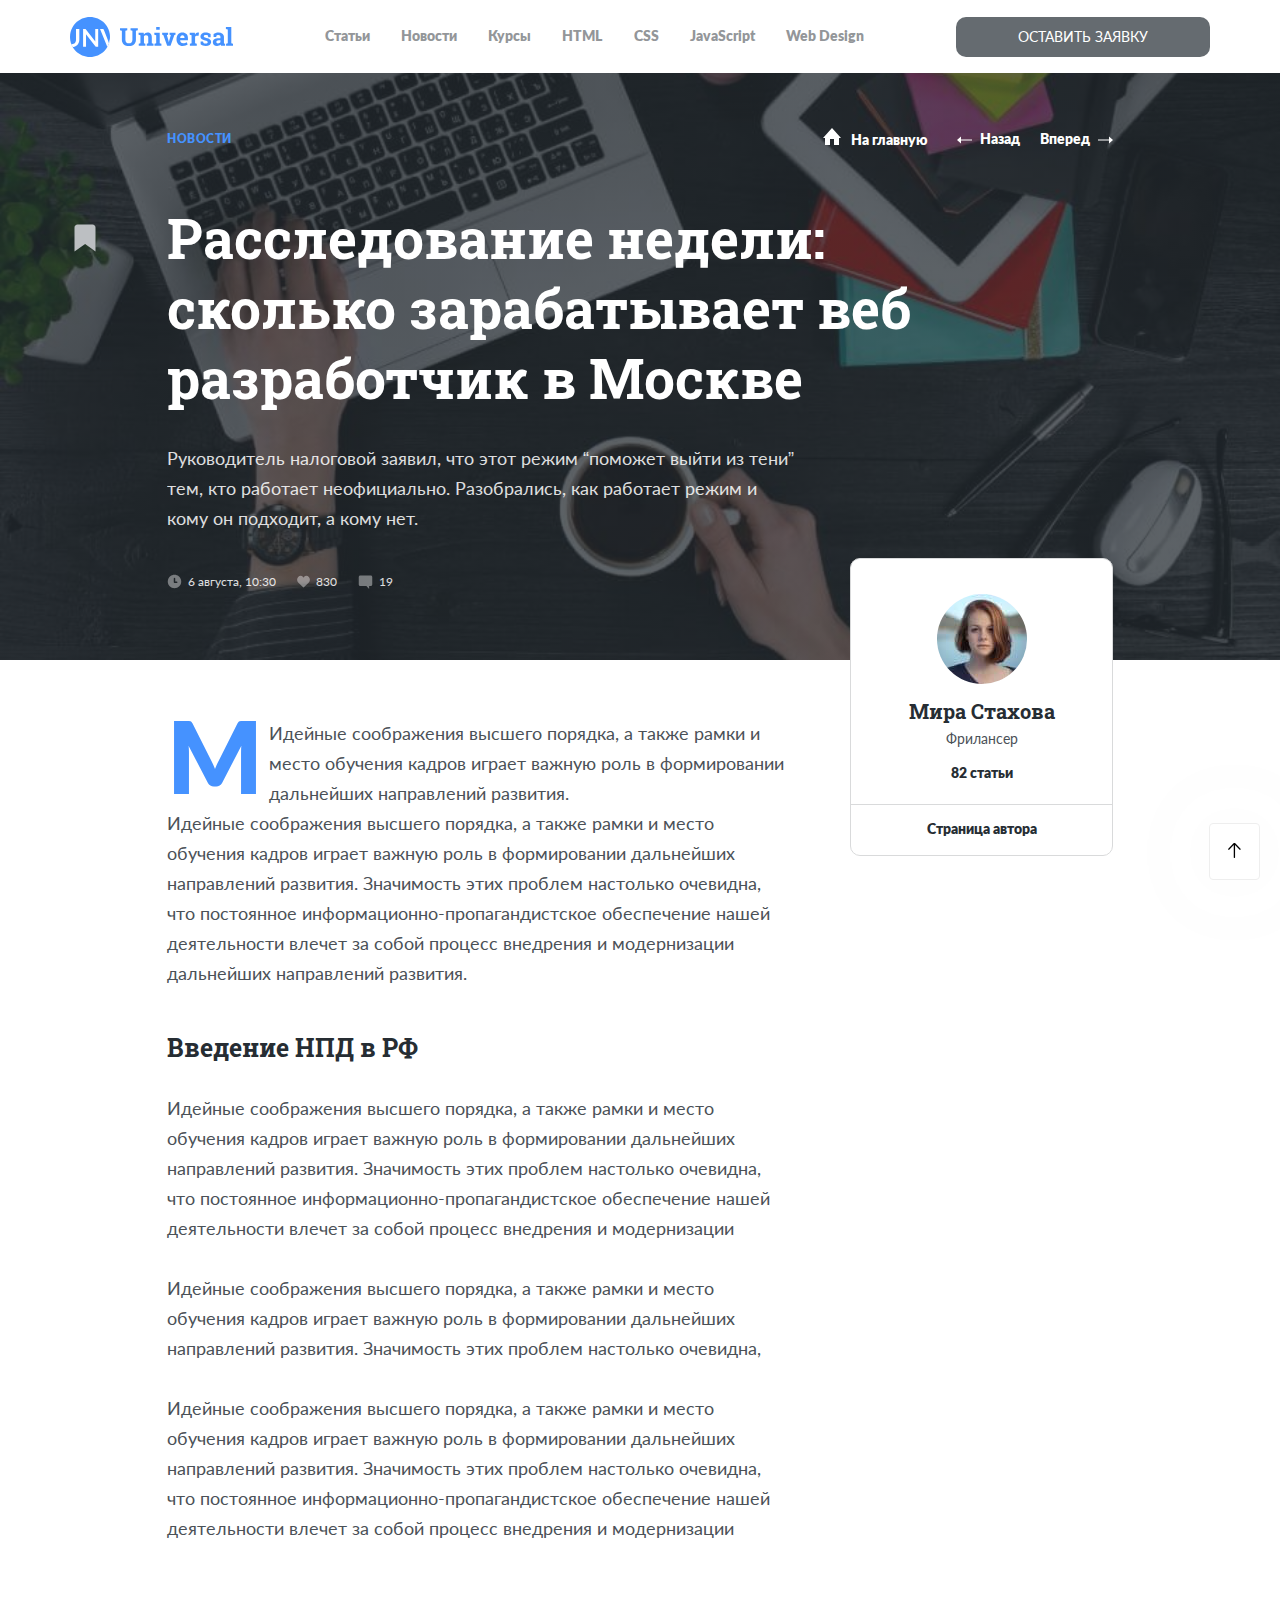
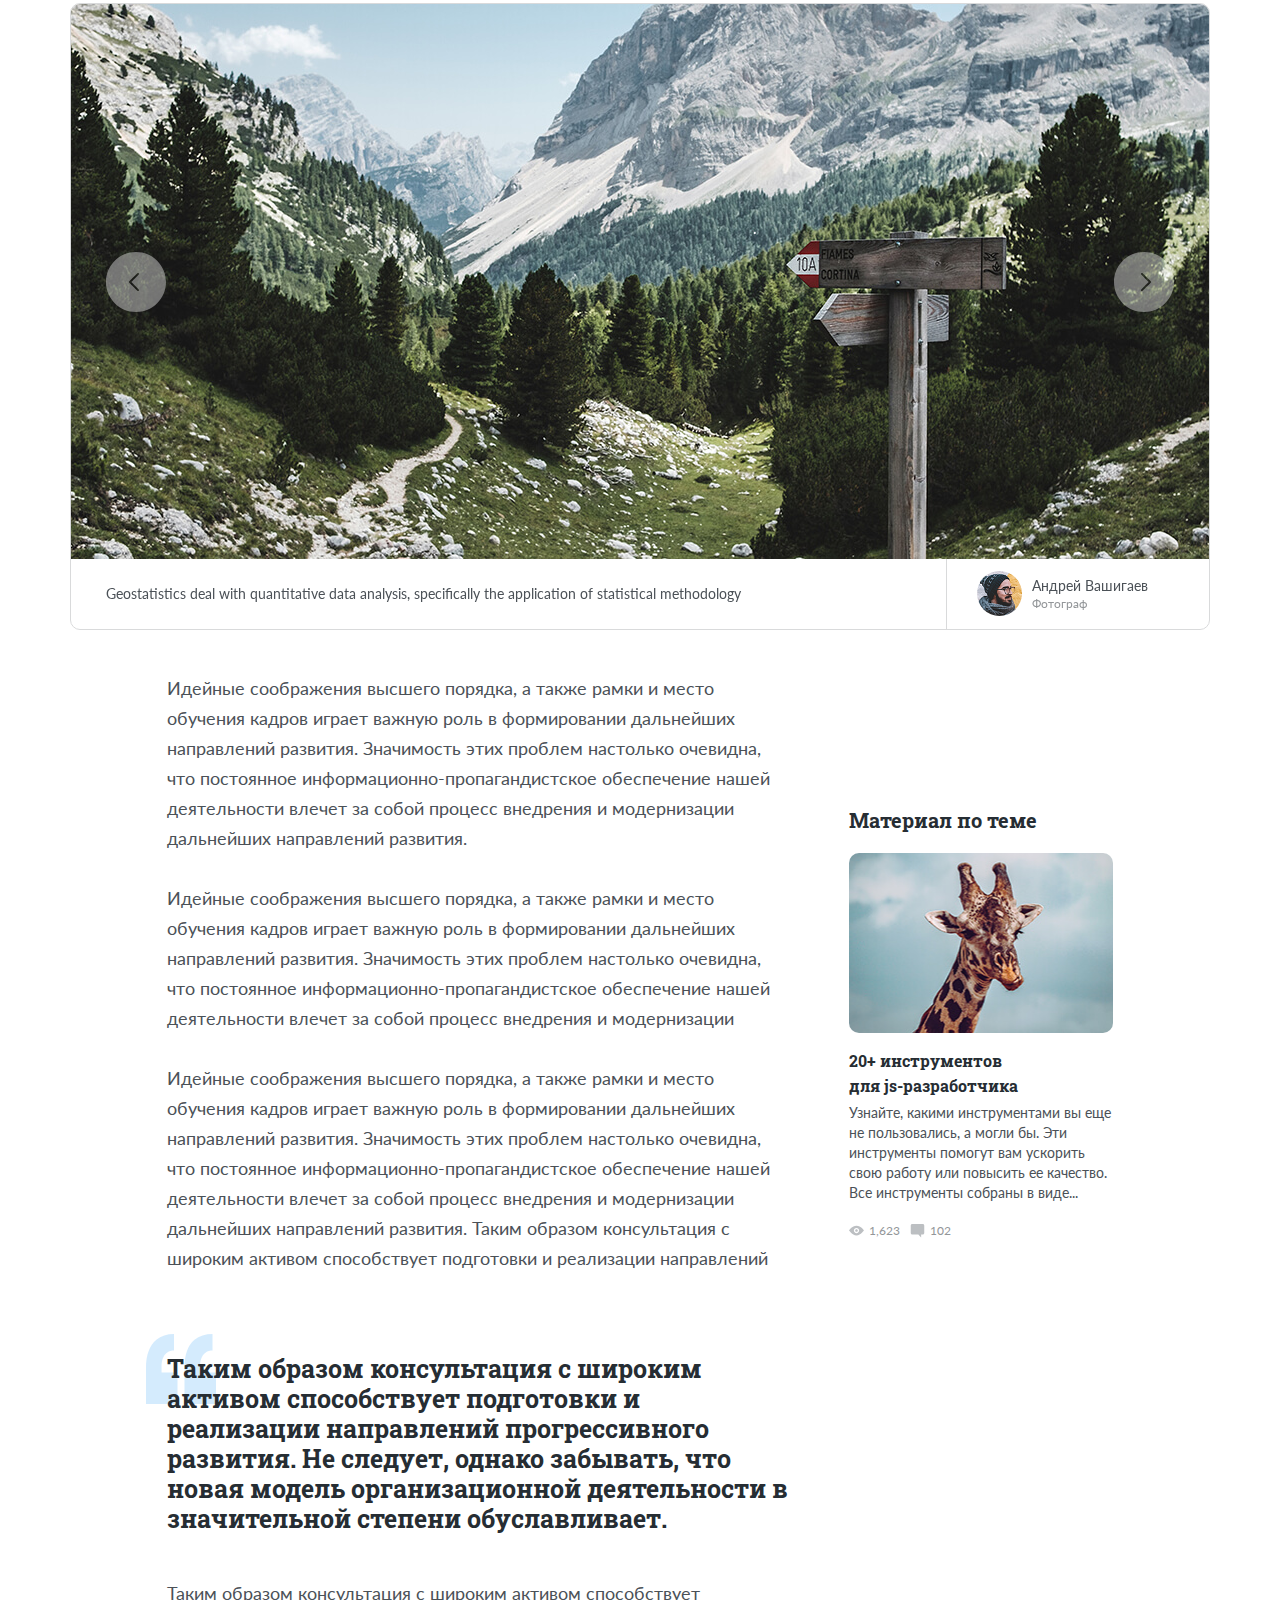
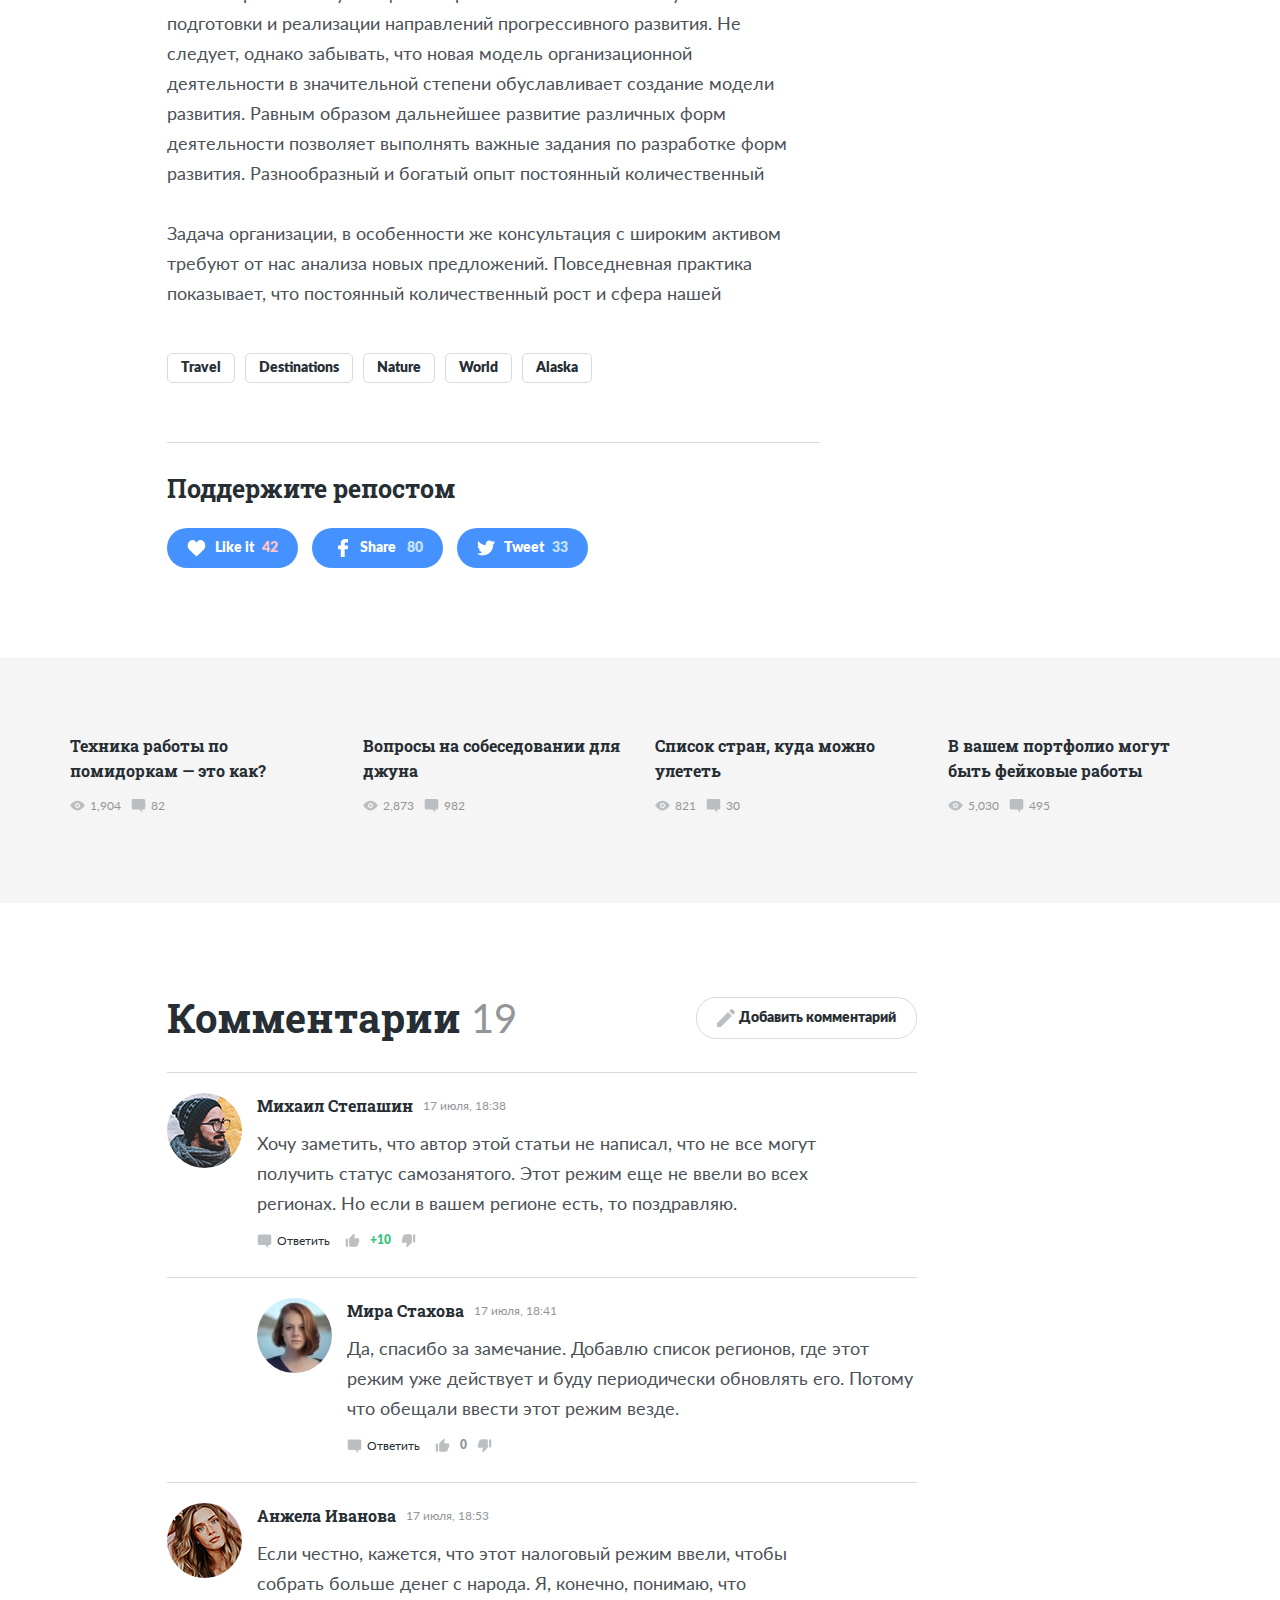
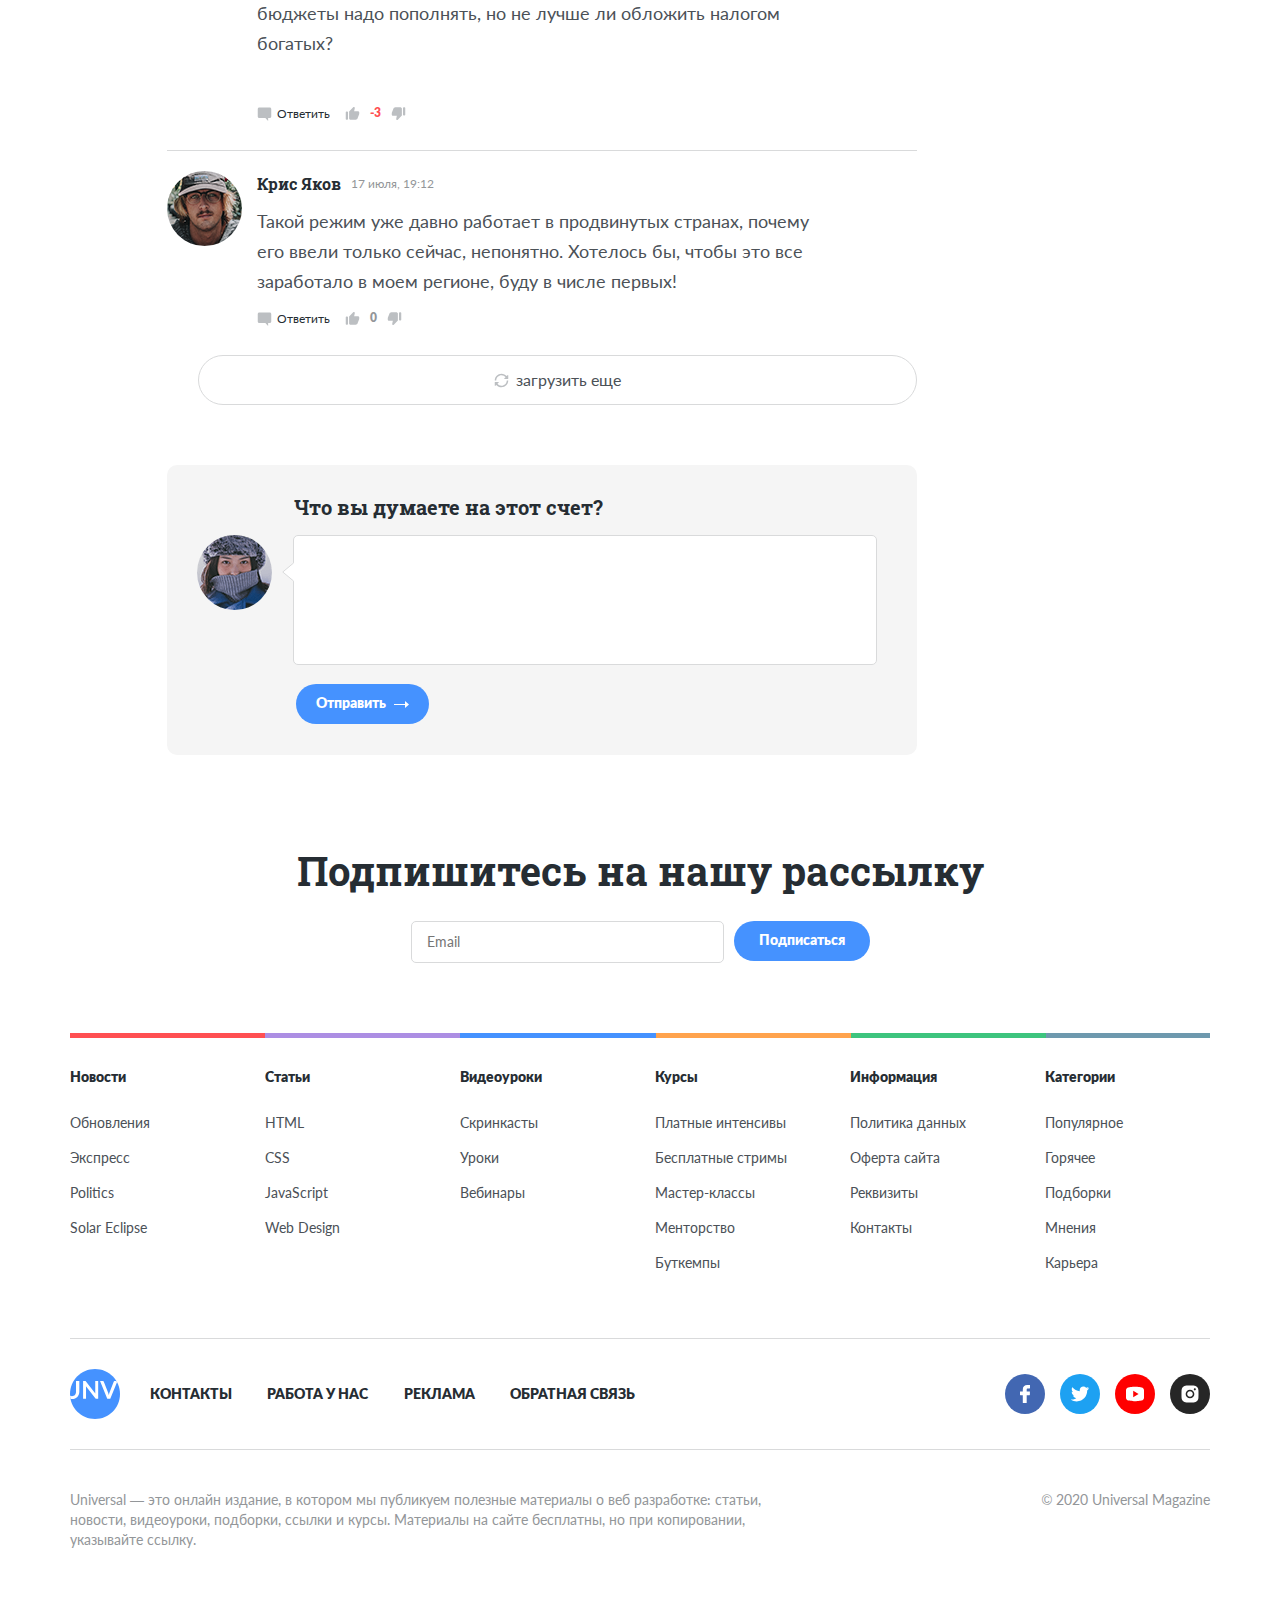
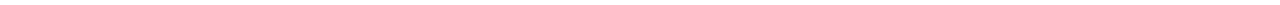
<file: article-second.html>
<!doctype html>
<html lang="ru">
<head>
    <meta charset="UTF-8">
    <meta name="viewport"
          content="width=device-width, initial-scale=1.0">
    <meta http-equiv="X-UA-Compatible" content="ie=edge">
    <title>Universal - Сайт для Web-разработчиков</title>
    <link rel="shortcut icon" href="/universal/favicon.ico" type="image/x-icon">
    <link rel="icon" href="/universal/favicon.ico" type="image/x-icon">
<!--    <link href="https://fonts.googleapis.com/css2?family=Roboto+Slab:wght@700&display=swap"-->
<!--          rel="stylesheet">-->
    <link rel="stylesheet" href="sass/swiper-bundle.min.css">
    <link rel="stylesheet" href="sass/pagination.min.css">
<!--    <link rel="stylesheet" href="sass/style.min.css">-->
        <link rel="stylesheet" href="sass/style.css">

</head>
<body>
<header class="navbar-2">
    <div class="container">
        <div class="navbar-wrapper">
            <div class="navbar-wrapper__left">
                <button class="menu-button menu-button-2 navbar-wrapper__menu-button-2">
                    <span class="menu-button-2__line"></span>
                    <span class="menu-button-2__line"></span>
                    <span class="menu-button-2__line"></span>
                </button>

                <a href="index.html" class="logo-dark">
                    <img src="img/dark-logo.svg" alt="Logo: Universal" class="logo-dark__image">
                    <img src="img/dark-universal.svg" alt="Logo: Universal" class="logo-dark__image-text">
                </a>
            </div>
            <!-- /.navbar-wrapper__left -->
            <ul class="navbar-menu navbar-menu-2">
                <li class="navbar-menu__item"><a href="#other-articles" class="navbar-menu__link-2">Статьи</a></li>
                <li class="navbar-menu__item"><a href="#start-screen" class="navbar-menu__link-2">Новости</a></li>
                <li class="navbar-menu__item"><a href="#footer" class="navbar-menu__link-2">Курсы</a></li>
                <li class="navbar-menu__item"><a href="#footer" class="navbar-menu__link-2">HTML</a></li>
                <li class="navbar-menu__item"><a href="#footer" class="navbar-menu__link-2">CSS</a></li>
                <li class="navbar-menu__item"><a href="#footer" class="navbar-menu__link-2">JavaScript</a></li>
                <li class="navbar-menu__item"><a href="#footer" class="navbar-menu__link-2">Web Design</a></li>
            </ul>
            <button data-toggle=modal class="button-feedback">Оставить заявку</button>
        </div>
        <!-- /.navbar-wrapper -->
    </div>
    <!-- /.container -->
</header>

<section id="start-screen" class="start-screen">
    <div class="swiper-container start-screen__slider">
        <div class="swiper-wrapper start-screen__content">
            <div class="swiper-slide start-screen__page">
                <img src="img/photo-tab-4.jpg" alt="Photo: photo page 2" class="start-screen__photo" loading="lazy">

                <div class="start-screen__wrapper">
                    <div class="start-screen__opacity-0">
                        <div class="start-screen__top">
                            <span class="start-screen__subtitle">Новости</span>
                            <div class="start-screen__top-left">
                                <a href="index.html" class="start-screen__top-home">
                                    <img src="img/home.svg" alt="Icon: home" class="start-screen__icon-home">
                                    <span class="start-screen__text start-screen__text-home">На главную</span>
                                </a>
                                <a href="article-first.html" class="start-screen__back">
                                    <img src="img/arrow-back-button.svg" alt="Icon: arrow back"
                                         class="start-screen__icon-arrow-back">
                                    <span class="start-screen__text start-screen__text-back">Назад</span>
                                </a>

                                <a href="article-first.html" class="start-screen__next">
                                    <span class="start-screen__text start-screen__text-next">Вперед</span>
                                    <img src="img/arrow-next-button.svg" alt="Icon: arrow next"
                                         class="start-screen__icon-arrow-next">
                                </a>
                            </div>
                        </div>
                        <h2 class="start-screen__title">Расследование недели: сколько зарабатывает веб разработчик в
                            Москве
                            <svg class="start-screen__icon-bookmark" width="22" height="28" viewBox="0 0 22 28"
                                 xmlns="http://www.w3.org/2000/svg">
                                <path clip-rule="evenodd"
                                      d="M3.5 0.5H18.5C20.1569 0.5 21.5 1.84315 21.5 3.5V27.5L11.1424 20L0.5 27.5V3.5C0.5 1.84315 1.84315 0.5 3.5 0.5Z"
                                />
                            </svg>
                        </h2>
                        <div class="start-screen__description">
                            Руководитель налоговой заявил, что этот режим “поможет выйти из тени” тем, кто работает
                            неофициально. Разобрались, как работает режим и кому он подходит, а кому нет.
                        </div>

                    </div>
                    <div class="start-screen__bottom">
                        <img src="img/clock.svg" alt="Icon: clock" class="start-screen__icon-clock">
                        <span class="start-screen__date">6 августа, 10:30</span>
                        <img src="img/heart-2.svg" alt="Icon: heart" class="start-screen__icon-heart">
                        <span class="start-screen__number-heart">830</span>
                        <img src="img/comment-2.svg" alt="Icon: comment" class="start-screen__icon-comment">
                        <span class="start-screen__number-comment">19</span>
                    </div>
                </div>
                <!-- /.start-screen__wrapper -->
            </div>
            <!-- /.start-screen__page -->
        </div>
        <!-- /.start-screen__content -->
    </div>
    <!-- /.start-screen__slider -->
</section>
<section class="articles-start">
    <div class="container-2">
        <div class="articles">
            <div class="articles__text">
                <p class="articles__letter">
                    М Идейные соображения высшего порядка, а также рамки и место обучения&nbsp;кадров играет важную роль
                    в формировании дальнейших направлений развития.<br>
                    Идейные соображения высшего порядка, а также рамки и место обучения&nbsp;кадров играет важную роль в
                    формировании дальнейших направлений развития. Значимость этих проблем настолько очевидна,
                    что&nbsp;постоянное информационно-пропагандистское обеспечение нашей деятельности влечет за собой
                    процесс внедрения и модернизации дальнейших направлений развития.
                </p>
                <h3 class="articles__subtitle">Введение НПД в РФ</h3>
                <p class="articles__paragraph">
                    Идейные соображения высшего порядка, а также рамки и место обучения&nbsp;кадров играет важную роль в
                    формировании дальнейших направлений развития. Значимость этих проблем настолько очевидна, что&nbsp;постоянное
                    информационно-пропагандистское обеспечение нашей деятельности влечет за собой процесс
                    внедрения и модернизации
                </p>
                <p class="articles__paragraph">
                    Идейные соображения высшего порядка, а также рамки и место обучения&nbsp;кадров играет важную роль в
                    формировании дальнейших направлений развития. Значимость этих проблем настолько очевидна,
                </p>
                <p class="articles__paragraph">
                    Идейные соображения высшего порядка, а также рамки и место обучения&nbsp;кадров играет важную роль в
                    формировании дальнейших направлений развития. Значимость этих проблем настолько очевидна, что&nbsp;постоянное
                    информационно-пропагандистское обеспечение нашей деятельности влечет за собой процесс
                    внедрения и модернизации
                </p>
            </div>
            <div class="articles__author-card">
                <div class="articles__author-content">
                    <img src="img/articles-author.jpg" alt="Photo: author avatar" class="articles__author-avatar" loading="lazy">
                    <div class="articles__author-name">Мира Стахова</div>
                    <div class="articles__author-position">Фрилансер</div>
                    <div class="articles__author-number">82 статьи</div>
                </div>
                <div class="articles__author-line"></div>
                <div class="articles__author-bottom">Страница автора</div>
            </div>
            <!-- /.articles__author-card -->
        </div>
        <!-- /.articles -->
    </div>
    <!-- /.container-2 -->
</section>

<section class="swiper-photo">
    <div class="container">
        <div class="swiper-container photo-slider">
            <div class="swiper-wrapper">
                <div class="swiper-slide photo-slider__slide">
                    <img class="photo-slider__image" src="img/slider-photo-1.jpg" alt="slide" loading="lazy">
                    <div class="photo-slider__bottom">
                        <h5 class="photo-slider__bottom-info">Geostatistics deal with quantitative data analysis,
                            specifically the application of statistical methodology
                        </h5>
                        <div class="photo-slider__bottom-about">
                            <div class="photo-slider__line-vertical"></div>
                            <div class="photo-slider__author">
                                <img src="img/slider-photo-avatar.png" alt="Photo: avatar author"
                                     class="photo-slider__author-avatar">
                                <div class="photo-slider__author-info">
                                    <div class="photo-slider__author-name">Андрей Вашигаев</div>
                                    <div class="photo-slider__author-position">Фотограф</div>
                                </div>
                            </div>
                        </div>
                    </div>
                </div>
                <div class="swiper-slide photo-slider__slide">
                    <img class="photo-slider__image " loading="lazy"  src="img/slider-photo-2.jpg" alt="slide">
                    <div class="photo-slider__bottom">
                        <div class="photo-slider__bottom-info">Geostatistics deal with quantitative data analysis,
                            specifically the application of statistical methodology
                        </div>
                        <div class="photo-slider__bottom-about">
                            <div class="photo-slider__line-vertical"></div>
                            <div class="photo-slider__author">
                                <img src="img/slider-photo-avatar.png" alt="Photo: avatar author"
                                     class="photo-slider__author-avatar">
                                <div class="photo-slider__author-info">
                                    <div class="photo-slider__author-name">Андрей Вашигаев</div>
                                    <div class="photo-slider__author-position">Фотограф</div>
                                </div>
                            </div>
                        </div>
                    </div>
                </div>
                <div class="swiper-slide photo-slider__slide">
                    <img class="photo-slider__image " loading="lazy"  src="img/slider-photo-3.jpg" alt="slide">
                    <div class="photo-slider__bottom">
                        <div class="photo-slider__bottom-info">Geostatistics deal with quantitative data analysis,
                            specifically the application of statistical methodology
                        </div>
                        <div class="photo-slider__bottom-about">
                            <div class="photo-slider__line-vertical"></div>
                            <div class="photo-slider__author">
                                <img src="img/slider-photo-avatar.png" alt="Photo: avatar author"
                                     class="photo-slider__author-avatar">
                                <div class="photo-slider__author-info">
                                    <div class="photo-slider__author-name">Андрей Вашигаев</div>
                                    <div class="photo-slider__author-position">Фотограф</div>
                                </div>
                            </div>
                        </div>

                    </div>
                </div>
            </div>
            <!-- /.swiper-wrapper -->
            <button class="photo-slider__button photo-slider__button-prev"></button>
            <button class="photo-slider__button photo-slider__button-next"></button>
        </div>
        <!-- /.swiper-container -->
    </div>
    <!-- /.container -->
</section>
<section class="articles-finish">
    <div class="container-2">
        <div class="articles articles-2">
            <div class="articles__text">
                <p class="articles__paragraph">
                    Идейные соображения высшего порядка, а также рамки и место обучения&nbsp;кадров играет важную роль в
                    формировании дальнейших направлений развития. Значимость этих проблем настолько очевидна, что&nbsp;постоянное
                    информационно-пропагандистское обеспечение нашей деятельности влечет за собой процесс
                    внедрения и модернизации дальнейших направлений развития.
                </p>
                <p class="articles__paragraph">
                    Идейные соображения высшего порядка, а также рамки и место обучения&nbsp;кадров играет важную роль в
                    формировании дальнейших направлений развития. Значимость этих проблем настолько очевидна, что&nbsp;постоянное
                    информационно-пропагандистское обеспечение нашей деятельности влечет за собой процесс
                    внедрения и модернизации
                </p>
                <p class="articles__paragraph">
                    Идейные соображения высшего порядка, а также рамки и место обучения&nbsp;кадров играет важную роль в
                    формировании дальнейших направлений развития. Значимость этих проблем настолько очевидна, что&nbsp;постоянное
                    информационно-пропагандистское обеспечение нашей деятельности влечет за собой процесс
                    внедрения и модернизации дальнейших направлений развития. Таким образом консультация с широким
                    активом способствует подготовки и реализации направлений
                </p>
                <p class="articles__paragraph-bold">
                    Таким образом консультация с широким активом&nbsp;способствует подготовки и реализации&nbsp;направлений
                    прогрессивного развития. Не следует, однако забывать, что новая модель организационной деятельности
                    в значительной степени обуславливает.
                </p>
                <p class="articles__paragraph">
                    Таким образом консультация с широким активом&nbsp;способствует подготовки и&nbsp;реализации&nbsp;направлений
                    прогрессивного развития. Не следует, однако забывать, что новая модель организационной деятельности
                    в значительной степени обуславливает создание модели развития. Равным образом дальнейшее развитие
                    различных форм деятельности позволяет выполнять важные задания по разработке форм развития.
                    Разнообразный и богатый опыт постоянный количественный
                </p>
                <p class="articles__paragraph">
                    Задача организации, в особенности же консультация с широким&nbsp;активом требуют&nbsp;от нас анализа
                    новых
                    предложений. Повседневная практика показывает, что постоянный количественный рост и сфера нашей
                </p>
                <div class="articles__tags">
                    <span class="articles__tags-item">Travel</span>
                    <span class="articles__tags-item">Destinations</span>
                    <span class="articles__tags-item">Nature</span>
                    <span class="articles__tags-item">World</span>
                    <span class="articles__tags-item">Alaska</span>
                </div>
            </div>
            <div class="articles-material">
                <h3 class="articles-material__title">Материал по теме</h3>
                <div class="articles-material__content">
                    <img src="img/giraffe.jpg" alt="Photo: giraffe" class="articles-material__image" loading="lazy">
                    <div class="articles-material__text">
                        <div class="articles-material__subtitle">20+ инструментов<br>для js-разработчика</div>
                        <div class="articles-material__description">
                            Узнайте, какими инструментами вы&nbsp;еще не пользовались, а могли бы. Эти инструменты
                            помогут вам&nbsp;ускорить свою работу или повысить ее качество. Все инструменты собраны в
                            виде...
                        </div>
                        <div class="articles-material__bottom">
                            <img src="img/eye.svg" alt="Icon: eye" class="articles-material__icon-eye">
                            <span class="articles-material__number-eye">1,623</span>
                            <img src="img/comment.svg" alt="Icon: comment" class="articles-material__icon-comment">
                            <span class="articles-material__number-comment">102</span>
                        </div>
                        <!-- /.articles-material__bottom -->
                    </div>
                    <!-- /.articles-material__text -->
                </div>
                <!-- /.articles-material__content -->
            </div>
            <!-- /.articles__material -->
        </div>
        <!-- /.articles -->
    </div>
    <!-- /.container-2 -->
</section>
<section class="repost">
    <div class="container-2">
        <div class="repost__line"></div>
        <h3 class="repost__title">Поддержите репостом</h3>
        <div class="repost-button">
            <button class="button repost-button__button repost-button__like">
                <img src="img/heart-2.svg" alt="Icon: heart" class="repost-button__icon repost-button__icon-heart">
                <span class="repost-button__text">Like it</span>
                <span class="repost-button__number repost-button__number-like">42</span>
            </button>
            <button class="button repost-button__button repost-button__share">
                <img src="img/facebook.svg" alt="Icon: facebook"
                     class="repost-button__icon repost-button__icon-facebook">
                <span class="repost-button__text">Share</span>
                <span class="repost-button__number">80</span>
            </button>
            <button class="button repost-button__button repost-button__tweet">
                <img src="img/twitter.svg" alt="Icon: twitter" class="repost-button__icon">
                <span class="repost-button__text">Tweet</span>
                <span class="repost-button__number">33</span>
            </button>
        </div>
        <!-- /.repost__buttons -->
    </div>
    <!-- /.container-2 -->
</section>
<section id="other-articles" class="other-articles">
    <div class="container">
        <div class="other">
            <div class="other__content">
                <img src="img/other-1.jpg" alt="Photo: other articles" class="other__image" loading="lazy">
                <div class="other__text">
                    <h4 class="other__title">Техника работы по помидоркам — это как?</h4>
                    <div class="other__bottom">
                        <img src="img/eye.svg" alt="Icon: eye" class="other__icon-eye">
                        <span class="other__number-eye">1,904</span>
                        <img src="img/comment.svg" alt="Icon: comment" class="other__icon-comment">
                        <span class="other__number-comment">82</span>
                    </div>
                    <!-- /.other__bottom -->
                </div>
                <!-- /.other__text -->
            </div>
            <!-- /.other__content -->


            <div class="other__content">
                <img src="img/other-2.jpg" alt="Photo: other articles" class="other__image" loading="lazy">
                <div class="other__text">
                    <h4 class="other__title">Вопросы на собеседовании для джуна</h4>
                    <div class="other__bottom">
                        <img src="img/eye.svg" alt="Icon: eye" class="other__icon-eye">
                        <span class="other__number-eye">2,873</span>
                        <img src="img/comment.svg" alt="Icon: comment" class="other__icon-comment">
                        <span class="other__number-comment">982</span>
                    </div>
                    <!-- /.other__bottom -->
                </div>
                <!-- /.other__text -->
            </div>
            <!-- /.other__content -->


            <div class="other__content">
                <img src="img/other-3.jpg" alt="Photo: other articles" class="other__image" loading="lazy">
                <div class="other__text">
                    <h4 class="other__title">Список стран, куда можно улететь</h4>
                    <div class="other__bottom">
                        <img src="img/eye.svg" alt="Icon: eye" class="other__icon-eye">
                        <span class="other__number-eye">821</span>
                        <img src="img/comment.svg" alt="Icon: comment" class="other__icon-comment">
                        <span class="other__number-comment">30</span>
                    </div>
                    <!-- /.other__bottom -->
                </div>
                <!-- /.other__text -->
            </div>
            <!-- /.other__content -->


            <div class="other__content">
                <img src="img/other-4.jpg" alt="Photo: other articles" class="other__image" loading="lazy">
                <div class="other__text">
                    <h4 class="other__title">В вашем портфолио могут быть фейковые работы</h4>
                    <div class="other__bottom">
                        <img src="img/eye.svg" alt="Icon: eye" class="other__icon-eye">
                        <span class="other__number-eye">5,030</span>
                        <img src="img/comment.svg" alt="Icon: comment" class="other__icon-comment">
                        <span class="other__number-comment">495</span>
                    </div>
                    <!-- /.other__bottom -->
                </div>
                <!-- /.other__text -->
            </div>
            <!-- /.other__content -->

        </div>
        <!-- /.other -->
    </div>
    <!-- /.container -->
</section>

<section class="comments">
    <div class="container-2">
        <div class="comments__wrapper">
            <div class="comments__top">
                <div class="comments__top-title">
                    <h2 class="comments__top-title-text">Комментарии</h2>
                    <span class="comments__top-title-amount">19</span>
                </div>
                <!-- /.comments__top-title -->
                <a href="#comments-textarea" class="comments__top-button">
                    <img src="img/pencil.svg" alt="Icon: pencil" class="comments__top-icon-pencil">
                    <div class="comments__top-text">Добавить комментарий</div>
                </a>
                <!-- /.comments__top-button -->
            </div>
            <!-- /.comments__top -->
            <ul class="comments__list">
                <li class="comments__line"></li>
                <li class="comments__item">
                    <img src="img/slider-photo-avatar.png" alt="Photo: avatar" class="comments__avatar">
                    <div class="comments__content">
                        <div class="comments__content-top">
                            <span class="comments__content-top__name">Михаил Степашин</span>
                            <span class="comments__content-top__date">17 июля, 18:38</span>
                        </div>
                        <!-- /.comments__content-top -->
                        <div class="comments__description">
                            Хочу заметить, что автор этой статьи не написал, что не все могут получить статус
                            самозанятого. Этот режим еще не ввели во всех регионах. Но если в вашем регионе есть, то
                            поздравляю.
                        </div>
                        <div class="comments__bottom">
                            <img src="img/comment.svg" alt="Icon: comment" class="comments__icon-comment">
                            <span class="comments__text-comment">Ответить</span>
                            <img src="img/thumb.svg" alt="Icon: thumb top" class="comments__icon-thumb-top">
                            <span class="comments__number-thumb comments__number-thumb-1">+10</span>
                            <img src="img/thumb-bottom.svg" alt="Icon: thumb bottom"
                                 class="comments__icon-thumb-bottom">

                        </div>
                        <!-- /.comments__bottom -->
                    </div>
                    <!-- /.comments__content -->
                </li>

                <li class="comments__line"></li>
                <li class="comments__item comments__item-2">
                    <img src="img/articles-author.jpg" alt="Photo: avatar" class="comments__avatar">
                    <div class="comments__content">
                        <div class="comments__content-top comments__content-top-2">
                            <span class="comments__content-top__name">Мира Стахова</span>
                            <span class="comments__content-top__date">17 июля, 18:41</span>
                        </div>
                        <!-- /.comments__content-top -->
                        <div class="comments__description">
                            Да, спасибо за замечание. Добавлю список регионов, где этот режим уже действует и буду
                            периодически обновлять его. Потому что обещали ввести этот режим везде.
                        </div>
                        <div class="comments__bottom">
                            <img src="img/comment.svg" alt="Icon: comment" class="comments__icon-comment">
                            <span class="comments__text-comment">Ответить</span>
                            <img src="img/thumb.svg" alt="Icon: thumb top" class="comments__icon-thumb-top">
                            <span class="comments__number-thumb comments__number-thumb-2">0</span>
                            <img src="img/thumb-bottom.svg" alt="Icon: thumb bottom"
                                 class="comments__icon-thumb-bottom">

                        </div>
                        <!-- /.comments__bottom -->
                    </div>
                    <!-- /.comments__content -->
                </li>

                <li class="comments__line"></li>
                <li class="comments__item">
                    <img src="img/comments-avatar-3.png" alt="Photo: avatar" class="comments__avatar">
                    <div class="comments__content">
                        <div class="comments__content-top">
                            <span class="comments__content-top__name">Анжела Иванова</span>
                            <span class="comments__content-top__date">17 июля, 18:53</span>
                        </div>
                        <!-- /.comments__content-top -->
                        <div class="comments__description comments__description-3">
                            Если честно, кажется, что этот налоговый режим ввели, чтобы собрать больше денег с народа.
                            Я, конечно, понимаю, что бюджеты надо пополнять, но не лучше ли обложить налогом богатых?
                        </div>
                        <div class="comments__bottom">
                            <img src="img/comment.svg" alt="Icon: comment" class="comments__icon-comment">
                            <span class="comments__text-comment">Ответить</span>
                            <img src="img/thumb.svg" alt="Icon: thumb top" class="comments__icon-thumb-top">
                            <span class="comments__number-thumb comments__number-thumb-3">-3</span>
                            <img src="img/thumb-bottom.svg" alt="Icon: thumb bottom"
                                 class="comments__icon-thumb-bottom">

                        </div>
                        <!-- /.comments__bottom -->
                    </div>
                    <!-- /.comments__content -->
                </li>

                <li class="comments__line"></li>
                <li class="comments__item">
                    <img src="img/comments-avatar-4.png" alt="Photo: avatar" class="comments__avatar">
                    <div class="comments__content">
                        <div class="comments__content-top">
                            <span class="comments__content-top__name">Крис Яков</span>
                            <span class="comments__content-top__date">17 июля, 19:12</span>
                        </div>
                        <!-- /.comments__content-top -->
                        <div class="comments__description">
                            Такой режим уже давно работает в продвинутых странах, почему его ввели только сейчас,
                            непонятно. Хотелось бы, чтобы это все заработало в моем регионе, буду в числе первых!
                        </div>
                        <div class="comments__bottom">
                            <img src="img/comment.svg" alt="Icon: comment" class="comments__icon-comment">
                            <span class="comments__text-comment">Ответить</span>
                            <img src="img/thumb.svg" alt="Icon: thumb top" class="comments__icon-thumb-top">
                            <span class="comments__number-thumb comments__number-thumb-4">0</span>
                            <img src="img/thumb-bottom.svg" alt="Icon: thumb bottom"
                                 class="comments__icon-thumb-bottom">

                        </div>
                        <!-- /.comments__bottom -->
                    </div>
                    <!-- /.comments__content -->
                </li>


                <li class="comments__line comments__line-invisible"></li>
                <li class="comments__item comments__item-invisible">
                    <img src="img/comments-avatar-3.png" alt="Photo: avatar" class="comments__avatar " loading="lazy" >
                    <div class="comments__content">
                        <div class="comments__content-top">
                            <span class="comments__content-top__name">Анжела Иванова</span>
                            <span class="comments__content-top__date">17 июля, 18:53</span>
                        </div>
                        <!-- /.comments__content-top -->
                        <div class="comments__description">
                            Если честно, кажется, что этот налоговый режим ввели, чтобы собрать больше денег с народа.
                            Я, конечно, понимаю, что бюджеты надо пополнять, но не лучше ли обложить налогом богатых?
                        </div>
                        <div class="comments__bottom">
                            <img src="img/comment.svg" alt="Icon: comment" class="comments__icon-comment">
                            <span class="comments__text-comment">Ответить</span>
                            <img src="img/thumb.svg" alt="Icon: thumb top" class="comments__icon-thumb-top">
                            <span class="comments__number-thumb comments__number-thumb-3">-3</span>
                            <img src="img/thumb-bottom.svg" alt="Icon: thumb bottom"
                                 class="comments__icon-thumb-bottom">

                        </div>
                        <!-- /.comments__bottom -->
                    </div>
                    <!-- /.comments__content -->
                </li>

                <li class="comments__line comments__line-invisible"></li>
                <li class="comments__item comments__item-invisible">
                    <img src="img/comments-avatar-4.png" alt="Photo: avatar" class="comments__avatar " loading="lazy" >
                    <div class="comments__content">
                        <div class="comments__content-top">
                            <span class="comments__content-top__name">Крис Яков</span>
                            <span class="comments__content-top__date">17 июля, 19:12</span>
                        </div>
                        <!-- /.comments__content-top -->
                        <div class="comments__description">
                            Такой режим уже давно работает в продвинутых странах, почему его ввели только сейчас,
                            непонятно. Хотелось бы, чтобы это все заработало в моем регионе, буду в числе первых!
                        </div>
                        <div class="comments__bottom">
                            <img src="img/comment.svg" alt="Icon: comment" class="comments__icon-comment">
                            <span class="comments__text-comment">Ответить</span>
                            <img src="img/thumb.svg" alt="Icon: thumb top" class="comments__icon-thumb-top">
                            <span class="comments__number-thumb comments__number-thumb-4">0</span>
                            <img src="img/thumb-bottom.svg" alt="Icon: thumb bottom"
                                 class="comments__icon-thumb-bottom">

                        </div>
                        <!-- /.comments__bottom -->
                    </div>
                    <!-- /.comments__content -->
                </li>

                <li class="comments__line comments__line-invisible"></li>
                <li class="comments__item comments__item-invisible">
                    <img src="img/slider-photo-avatar.png" alt="Photo: avatar" class="comments__avatar " loading="lazy" >
                    <div class="comments__content">
                        <div class="comments__content-top">
                            <span class="comments__content-top__name">Михаил Степашин</span>
                            <span class="comments__content-top__date">17 июля, 18:38</span>
                        </div>
                        <!-- /.comments__content-top -->
                        <div class="comments__description">
                            Хочу заметить, что автор этой статьи не написал, что не все могут получить статус
                            самозанятого. Этот режим еще не ввели во всех регионах. Но если в вашем регионе есть, то
                            поздравляю.
                        </div>
                        <div class="comments__bottom">
                            <img src="img/comment.svg" alt="Icon: comment" class="comments__icon-comment">
                            <span class="comments__text-comment">Ответить</span>
                            <img src="img/thumb.svg" alt="Icon: thumb top" class="comments__icon-thumb-top">
                            <span class="comments__number-thumb comments__number-thumb-1">+10</span>
                            <img src="img/thumb-bottom.svg" alt="Icon: thumb bottom"
                                 class="comments__icon-thumb-bottom">
                        </div>
                        <!-- /.comments__bottom -->
                    </div>
                    <!-- /.comments__content -->
                </li>
            </ul>
            <div class="comments__loading">
                <img src="img/loading.svg" alt="Icon: loading" class="comments__icon-loading">
                <div class="comments__loading-text">загрузить еще</div>
            </div>
            <div id="comments-textarea" class="comments-textarea">
                <div class="comments-textarea__wrapper">
                    <img src="img/textarea-avatar.png" alt="Photo: avatar" class="comments-textarea__avatar">
                    <div class="comments-textarea__content">
                        <h3 class="comments-textarea__title">Что вы думаете на этот счет? </h3>
                        <form action="send.php" method="POST" class="comments-textarea__form">
                            <textarea name="comment" class="comments-textarea__message" required="required" minlength="100"></textarea>
                            <button class="button comments-textarea__button">
                                <span class="comments-textarea__button__text">Отправить</span>
                                <img src="img/arrow.svg" alt="Icon: arrow" class="comments-textarea__button__image">
                            </button>
                        </form>
                    </div>
                    <!-- /.comments-textarea__content -->
                </div>
                <!-- /.comments-textarea__wrapper -->
            </div>
            <!-- /.comments-textarea -->
        </div>
        <!-- /.comments__wrapper -->
    </div>
    <!-- /.container-2 -->
</section>
<section class="contact-form">
    <div class="container">
        <div class="contact-form__wrapper">
            <h2 class="contact-form__title">Подпишитесь на нашу рассылку</h2>
            <form action="send.php" method="POST" class="contact-form__form">
                <div class="contact-form__flex-error">
                    <input type="email" class="contact-form__input" placeholder="Email" name="email" required>
                </div>
                <button class="button contact-form__button">Подписаться</button>
            </form>
        </div>
        <!-- /.contact-form__wrapper -->
    </div>
    <!-- /.container -->
</section>
<footer id="footer" class="footer">
    <div class="container">
        <div class="footer__line-color">
            <div class="footer__line-color-red"></div>
            <div class="footer__line-color-purple"></div>
            <div class="footer__line-color-blue"></div>
            <div class="footer__line-color-orange"></div>
            <div class="footer__line-color-green"></div>
            <div class="footer__line-color-greyblue"></div>
        </div>

        <div class="footer__grid">
            <div class="footer__news">
                <h4 class="footer__title">Новости</h4>
                <ul class="footer__ul">
                    <li class="footer__item"><a href="#" class="footer__link">Обновления</a></li>
                    <li class="footer__item"><a href="#" class="footer__link">Экспресс</a></li>
                    <li class="footer__item"><a href="#" class="footer__link">Politics</a></li>
                    <li class="footer__item"><a href="#" class="footer__link">Solar Eclipse</a></li>
                </ul>
            </div>
            <!-- /.footer__news -->

            <div class="footer__articles">
                <h4 class="footer__title">Статьи</h4>
                <ul class="footer__ul">
                    <li class="footer__item"><a href="#" class="footer__link">HTML</a></li>
                    <li class="footer__item"><a href="#" class="footer__link">CSS</a></li>
                    <li class="footer__item"><a href="#" class="footer__link">JavaScript</a></li>
                    <li class="footer__item"><a href="#" class="footer__link">Web Design</a></li>
                </ul>
            </div>
            <!-- /.footer__articles -->

            <div class="footer__video-lessons">
                <h4 class="footer__title">Видеоуроки</h4>
                <ul class="footer__ul">
                    <li class="footer__item"><a href="#" class="footer__link">Скринкасты</a></li>
                    <li class="footer__item"><a href="#" class="footer__link">Уроки</a></li>
                    <li class="footer__item"><a href="#" class="footer__link">Вебинары</a></li>
                </ul>
            </div>
            <!-- /.footer__video-lessons -->

            <div class="footer__courses">
                <h4 class="footer__title">Курсы</h4>
                <ul class="footer__ul">
                    <li class="footer__item"><a href="#" class="footer__link">Платные интенсивы</a></li>
                    <li class="footer__item"><a href="#" class="footer__link">Бесплатные стримы</a></li>
                    <li class="footer__item"><a href="#" class="footer__link">Мастер-классы</a></li>
                    <li class="footer__item"><a href="#" class="footer__link">Менторство</a></li>
                    <li class="footer__item"><a href="#" class="footer__link">Буткемпы</a></li>
                </ul>
            </div>
            <!-- /.footer__courses -->

            <div class="footer__information">
                <h4 class="footer__title">Информация</h4>
                <ul class="footer__ul">
                    <li class="footer__item"><a href="#" class="footer__link">Политика данных</a></li>
                    <li class="footer__item"><a href="#" class="footer__link">Оферта сайта</a></li>
                    <li class="footer__item"><a href="#" class="footer__link">Реквизиты</a></li>
                    <li class="footer__item"><a href="#" class="footer__link">Контакты</a></li>
                </ul>
            </div>
            <!-- /.footer__information -->

            <div class="footer__categories">
                <h4 class="footer__title">Категории</h4>
                <ul class="footer__ul">
                    <li class="footer__item"><a href="#" class="footer__link">Популярное</a></li>
                    <li class="footer__item"><a href="#" class="footer__link">Горячее</a></li>
                    <li class="footer__item"><a href="#" class="footer__link">Подборки</a></li>
                    <li class="footer__item"><a href="#" class="footer__link">Мнения</a></li>
                    <li class="footer__item"><a href="#" class="footer__link">Карьера</a></li>
                </ul>
            </div>
            <!-- /.footer__categories -->
        </div>
        <!-- /.footer__content -->
        <div class="footer__line"></div>
        <div class="footer__bottom">
            <div class="footer__bottom-left">
                <a href="index.html" class="footer__logo">
                    <img src="img/footer-logo.svg" alt="Logo">
                </a>
                <ul class="footer__bottom-ul">
                    <li class="footer__bottom-item"><a href="#" class="footer__bottom-link">Контакты</a></li>
                    <li class="footer__bottom-item"><a href="#" class="footer__bottom-link">Работа у нас</a></li>
                    <li class="footer__bottom-item"><a href="#" class="footer__bottom-link">Реклама</a></li>
                    <li data-toggle=modal class="footer__bottom-item"><a class="footer__bottom-link">Обратная
                        связь</a></li>
                </ul>
            </div>
            <!-- /.footer__bottom-left -->

            <div class="footer__social-network">
                <div class="footer__icon-social-network">
                    <a href="https://ru-ru.facebook.com/" target="_blank"
                       class="footer__circle footer__circle-facebook">
                        <img src="img/facebook.svg" alt="Icon: facebook" class="footer__icon-facebook">
                    </a>

                    <a href="https://twitter.com/?lang=ru" target="_blank"
                       class="footer__circle footer__circle-twitter">
                        <img src="img/twitter.svg" alt="Icon: twitter" class="footer__icon-twitter">
                    </a>

                    <a href="https://www.youtube.com/" target="_blank" class="footer__circle footer__circle-youtube">
                        <img src="img/youtube.svg" alt="Icon: youtube" class="footer__icon-youtube">
                    </a>

                    <a href="https://www.instagram.com/?hl=ru" target="_blank"
                       class="footer__circle footer__circle-instagram">
                        <img src="img/instagram.svg" alt="Icon: instagram" class="footer__icon-instagram">
                    </a>
                </div>
            </div>
            <!-- /.footer__social-network -->
        </div>
        <!-- /.footer__bottom -->
        <div class="footer__line"></div>
        <div class="footer__info">
            <div class="footer__info-text">
                Universal — это онлайн издание, в котором мы публикуем полезные материалы о веб разработке: статьи,
                новости, видеоуроки, подборки, ссылки и курсы. Материалы на сайте бесплатны, но при копировании,
                указывайте ссылку.
            </div>
            <!-- /.footer__info-text -->
            <div class="footer__info-years">© 2020 Universal Magazine</div>
        </div>
        <!-- /.footer__info -->
    </div>
    <!-- /.container -->
</footer>
<div class="modal">
    <div id="modal_overlay" class="modal__overlay"></div>
    <!-- /.modal__overlay -->
    <div class="modal__dialog">
        <a href="#" class="modal__close">
            <img src="img/close.svg" alt="icon: close">
        </a>
        <h3 class="modal__title modal__title--mb-3">Обратная связь</h3>
        <form action="send.php" method="POST" class="modal__form">

            <span class="modal__subtitle">Тема</span>
            <select class="modal__select" name="modal__select" required="required">
                <option value="">Выберите тему</option>
                <option value="1">Новости</option>
                <option value="2">Мнения</option>
                <option value="3">Горячее</option>
                <option value="4">Подборки</option>
                <option value="5">Статьи</option>
            </select>

            <span class="modal__subtitle">Сообщение</span>
            <textarea class="message modal__message" placeholder="" name="message" required="required"></textarea>

            <span class="modal__subtitle">Email</span>
            <input type="email" class="input modal__input" placeholder="" name="email__modal" required>

            <div class="modal__bottom">
                <div class="modal__checkbox">
                    <input class="modal__checkbox-button" type="checkbox" id="horns" name="horns" required="required">
                    <label class="modal__checkbox-label" for="horns">Согласен с обработкой данных</label>
                </div>
                <button class="button modal__button">Отправить</button>
            </div>
        </form>
    </div>
    <!-- /.modal__dialog -->
</div>
<!-- /.modal -->
<a href="#" class="to-top">
    <img src="img/return.png" alt="Наверх">
</a>
<script src="https://code.jquery.com/jquery-3.6.0.min.js"
        integrity="sha256-/xUj+3OJU5yExlq6GSYGSHk7tPXikynS7ogEvDej/m4=" crossorigin="anonymous"></script>
<script defer src="js/swiper-bundle.min.js"></script>
<script defer src="js/jquery.validate.min.js"></script>
<script defer src="js/jquery.mask.min.js"></script>
<script defer src="js/main.min.js"></script>
<!--<script defer src="js/main.js"></script>-->
<script async src="js/parallax.min.js"></script>
<script async src="js/parallax.js"></script>
<script async src="js/lazysizes.min.js"></script>
</body>
</html>
</file>
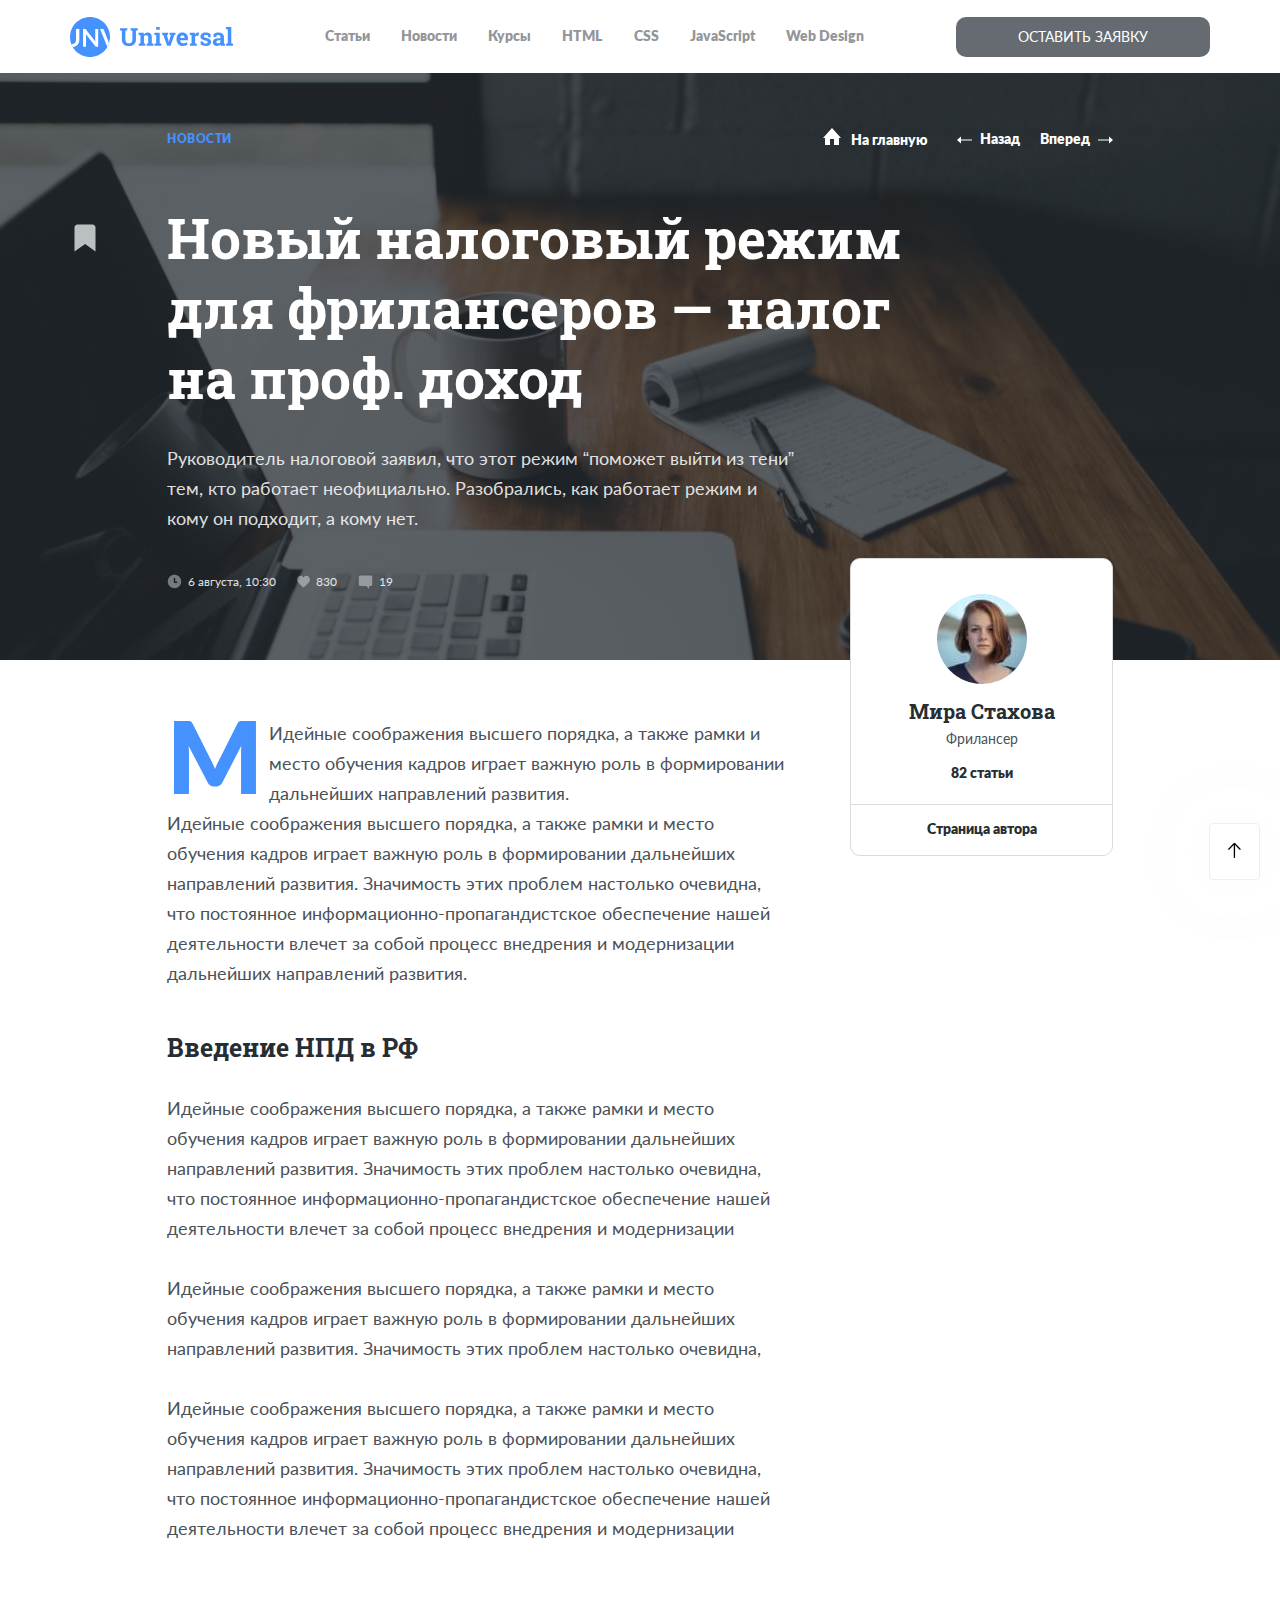
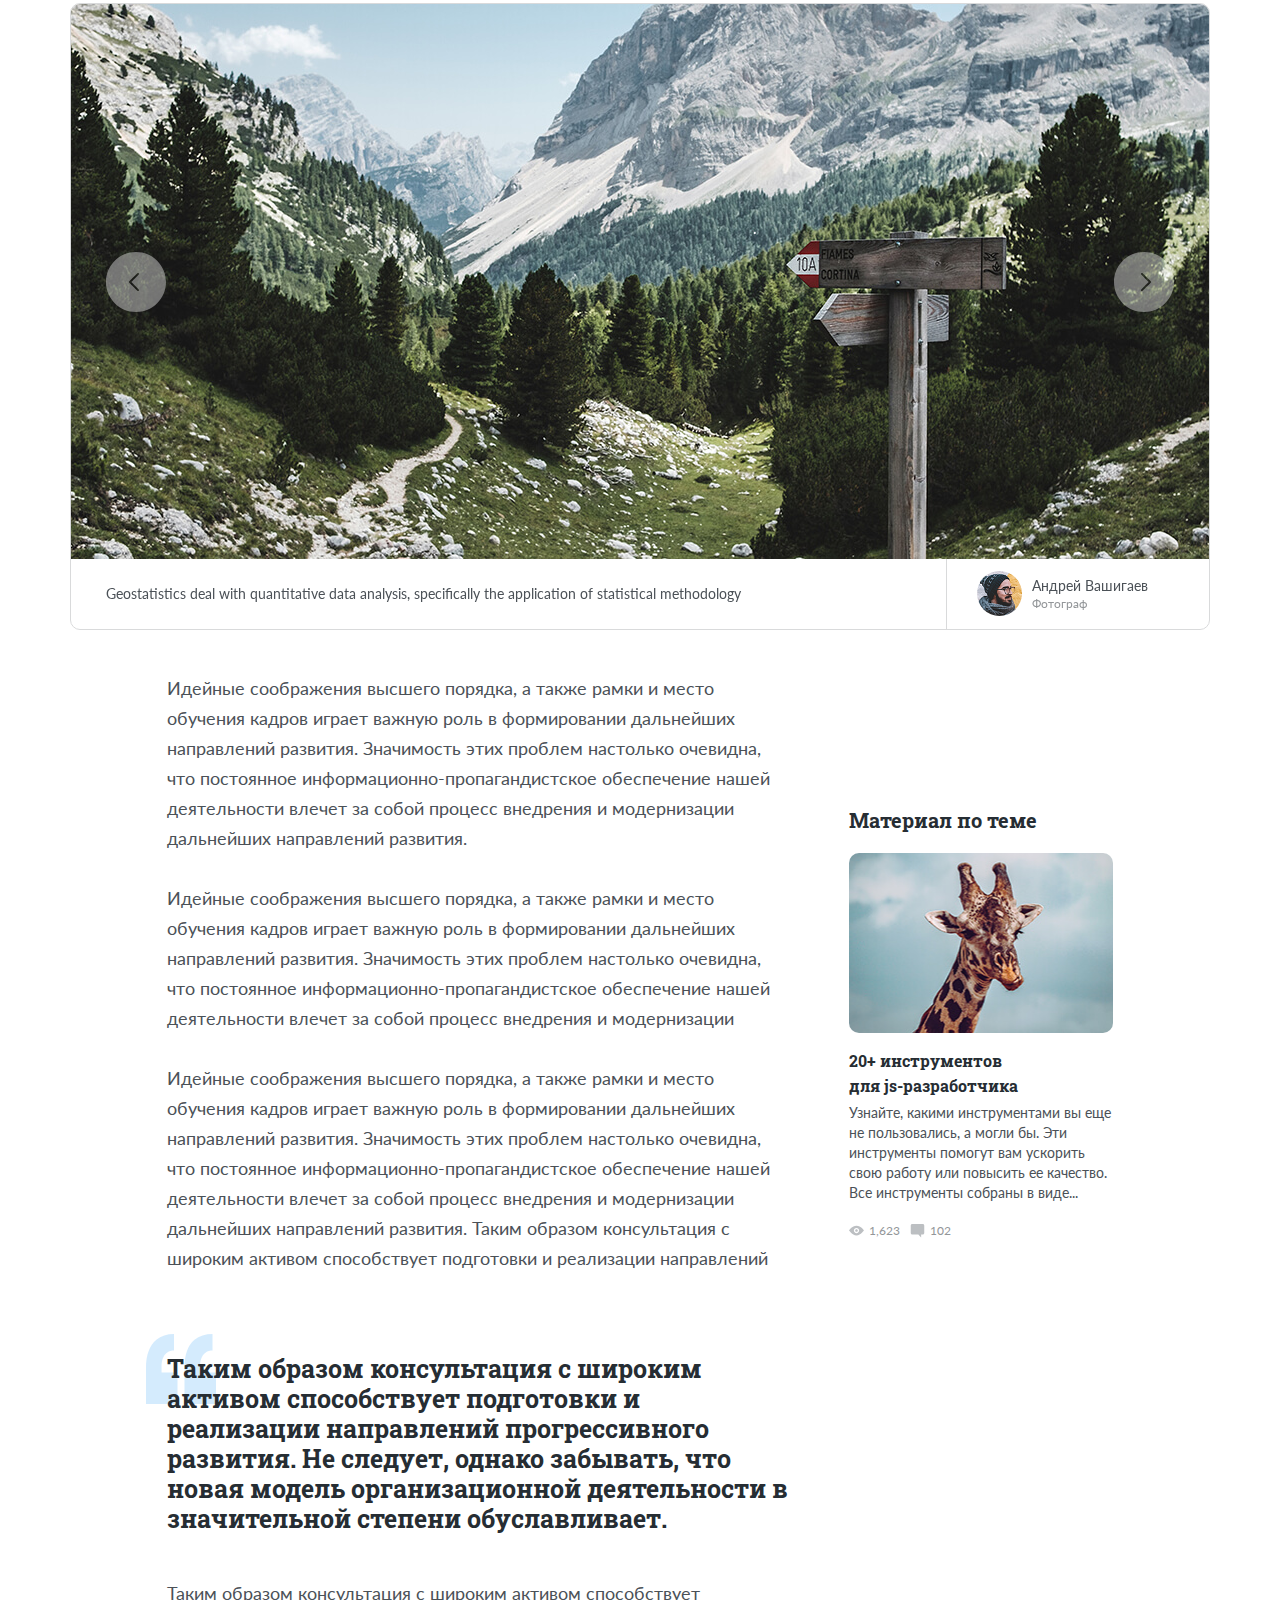
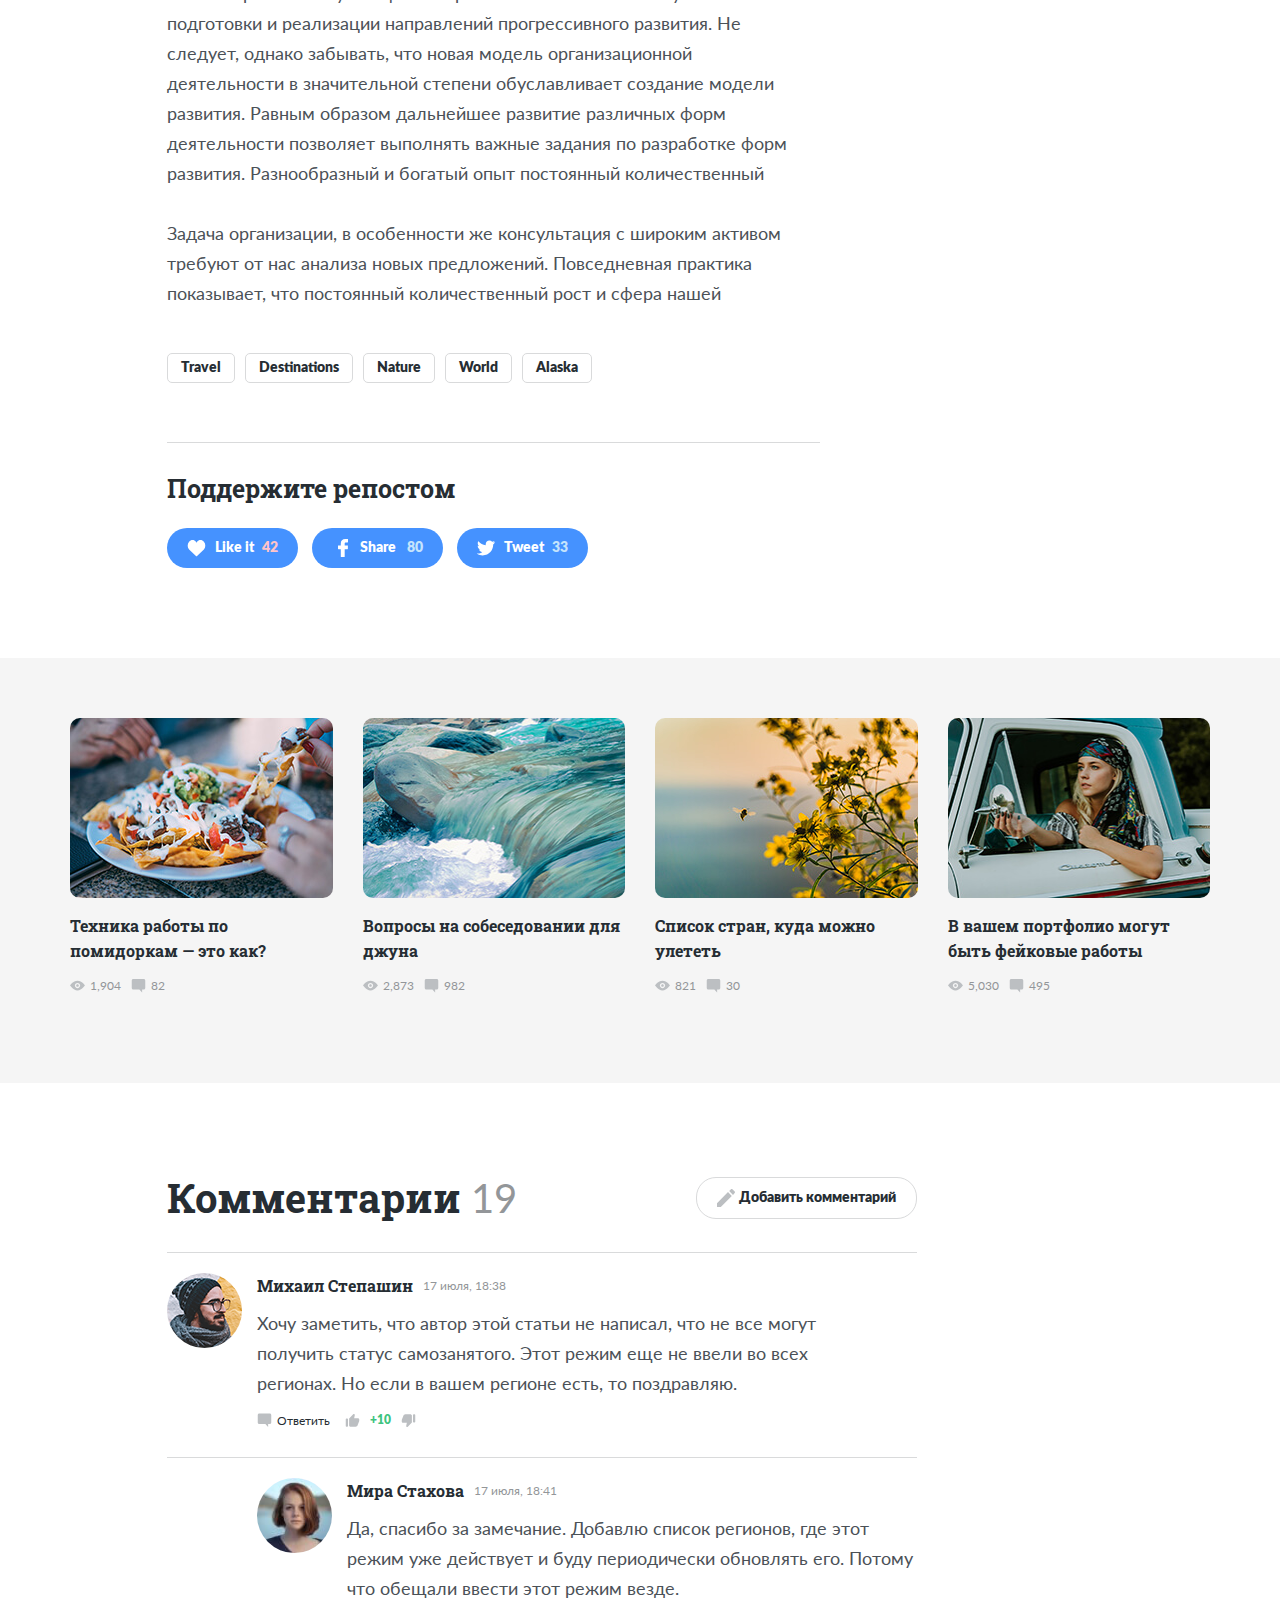
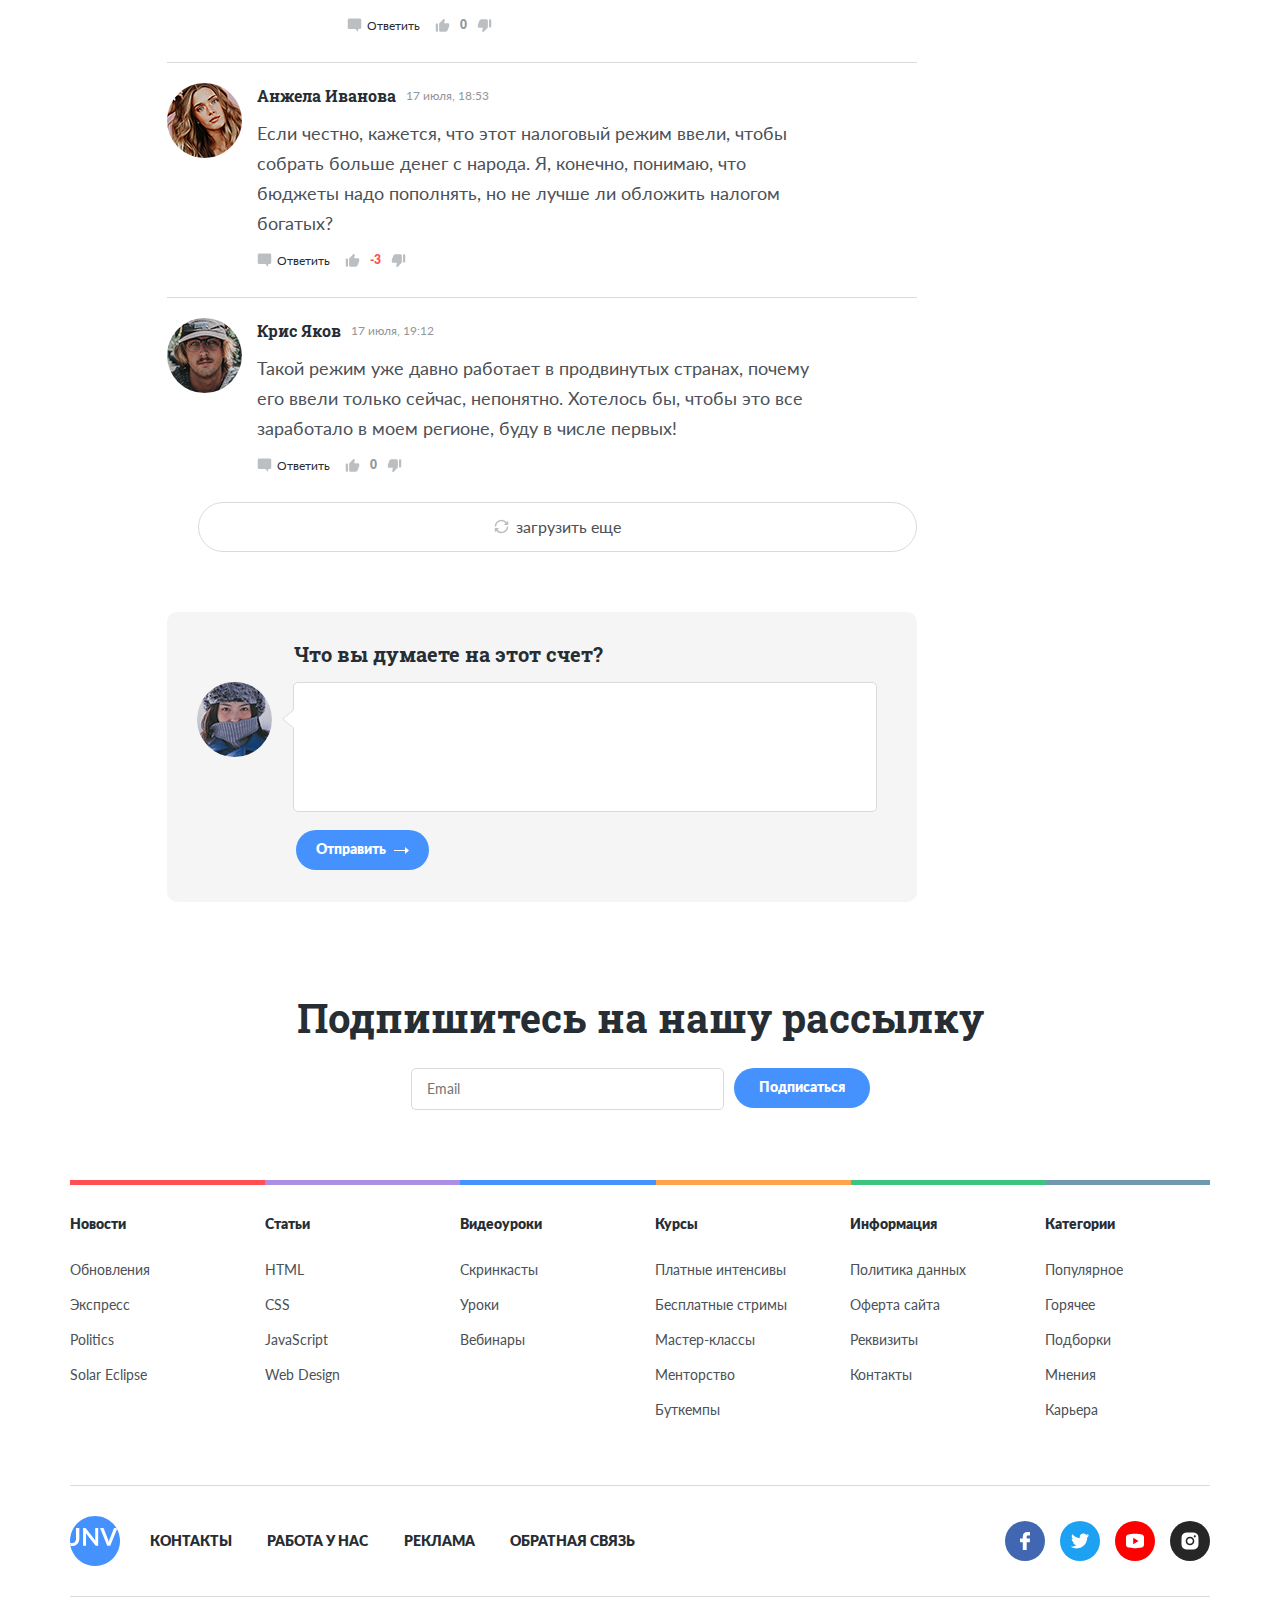
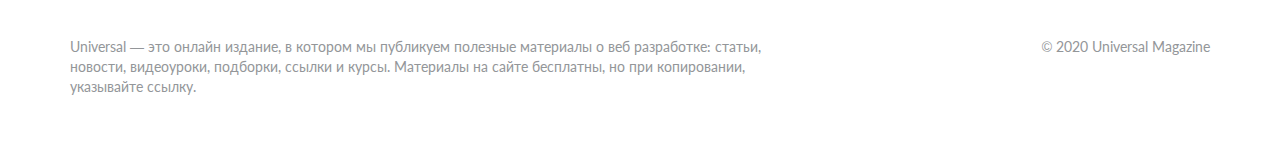
<file: index-2.html>
<!doctype html>
<html lang="ru">
<head>
    <meta charset="UTF-8">
    <meta name="viewport"
          content="width=device-width, initial-scale=1.0">
    <meta http-equiv="X-UA-Compatible" content="ie=edge">
    <title>Universal - Сайт для Web-разработчиков</title>
    <link rel="shortcut icon" href="/universal/favicon.ico" type="image/x-icon">
    <link rel="icon" href="/universal/favicon.ico" type="image/x-icon">
    <link href="https://fonts.googleapis.com/css2?family=Roboto+Slab:wght@700&display=swap"
          rel="stylesheet">
    <link rel="stylesheet" href="sass/swiper-bundle.min.css">
    <link rel="stylesheet" href="sass/pagination.min.css">
    <link rel="stylesheet" href="sass/style.css">

</head>
<body>
<header class="navbar-2">
    <div class="container">
        <div class="navbar-wrapper">
            <div class="navbar-wrapper__left">
                <button class="menu-button menu-button-2 navbar-wrapper__menu-button-2">
                    <span class="menu-button-2__line"></span>
                    <span class="menu-button-2__line"></span>
                    <span class="menu-button-2__line"></span>
                </button>

                <a href="index.html" class="logo-dark">
                    <img src="img/dark-logo.svg" alt="Logo: Universal" class="logo-dark__image">
                    <img src="img/dark-universal.svg" alt="Logo: Universal" class="logo-dark__image-text">
                </a>
            </div>
            <!-- /.navbar-wrapper__left -->
            <ul class="navbar-menu navbar-menu-2">
                <li class="navbar-menu__item"><a href="#other-articles" class="navbar-menu__link-2">Статьи</a></li>
                <li class="navbar-menu__item"><a href="#start-screen" class="navbar-menu__link-2">Новости</a></li>
                <li class="navbar-menu__item"><a href="#footer" class="navbar-menu__link-2">Курсы</a></li>
                <li class="navbar-menu__item"><a href="#footer" class="navbar-menu__link-2">HTML</a></li>
                <li class="navbar-menu__item"><a href="#footer" class="navbar-menu__link-2">CSS</a></li>
                <li class="navbar-menu__item"><a href="#footer" class="navbar-menu__link-2">JavaScript</a></li>
                <li class="navbar-menu__item"><a href="#footer" class="navbar-menu__link-2">Web Design</a></li>
            </ul>
            <button data-toggle=modal class="button-feedback">Оставить заявку</button>
        </div>
        <!-- /.navbar-wrapper -->
    </div>
    <!-- /.container -->
</header>

<section id="start-screen" class="start-screen">
    <div class="swiper-container start-screen__slider">
        <!-- Additional required wrapper -->
        <div class="swiper-wrapper start-screen__content">
            <!-- Slides -->
            <div class="swiper-slide start-screen__page">
                <img src="img/photo-page-1.jpg" alt="Photo: photo page 1" class="start-screen__photo">

                <div class="start-screen__wrapper">
                    <div class="start-screen__opacity-0">
                        <div class="start-screen__top">
                            <span class="start-screen__subtitle">Новости</span>
                            <div class="start-screen__top-left">
                                <a href="index.html" class="start-screen__top-home">
                                    <img src="img/home.svg" alt="Icon: home" class="start-screen__icon-home">
                                    <span class="start-screen__text start-screen__text-home">На главную</span>
                                </a>
                                <a href="index-3.html" class="start-screen__back">
                                    <img src="img/arrow-back-button.svg" alt="Icon: arrow back"
                                         class="start-screen__icon-arrow-back">
                                    <div class="start-screen__text start-screen__text-back">Назад</div>
                                </a>
                                <a href="index-3.html" class="start-screen__next">
                                    <div class="start-screen__text start-screen__text-next">Вперед</div>
                                    <img src="img/arrow-next-button.svg" alt="Icon: arrow next"
                                         class="start-screen__icon-arrow-next">
                                </a>
                            </div>
                        </div>
                        <h1 class="start-screen__title">Новый налоговый режим для фрилансеров — налог на проф.
                            доход
                            <svg class="start-screen__icon-bookmark" width="22" height="28" viewBox="0 0 22 28"
                                 xmlns="http://www.w3.org/2000/svg">
                                <path clip-rule="evenodd"
                                      d="M3.5 0.5H18.5C20.1569 0.5 21.5 1.84315 21.5 3.5V27.5L11.1424 20L0.5 27.5V3.5C0.5 1.84315 1.84315 0.5 3.5 0.5Z"
                                />
                            </svg>
                        </h1>
                        <div class="start-screen__description">
                            Руководитель налоговой заявил, что этот режим “поможет выйти из тени” тем, кто работает
                            неофициально. Разобрались, как работает режим и кому он подходит, а кому нет.
                        </div>

                    </div>
                    <div class="start-screen__bottom">
                        <img src="img/clock.svg" alt="Icon: clock" class="start-screen__icon-clock">
                        <span class="start-screen__date">6 августа, 10:30</span>
                        <img src="img/heart-2.svg" alt="Icon: heart" class="start-screen__icon-heart">
                        <span class="start-screen__number-heart">830</span>
                        <img src="img/comment-2.svg" alt="Icon: comment" class="start-screen__icon-comment">
                        <span class="start-screen__number-comment">19</span>
                    </div>
                </div>
                <!-- /.start-screen__wrapper -->
            </div>
        </div>
        <!-- /.start-screen__content -->
    </div>
    <!-- /.start-screen__slider -->
</section>
<section class="articles-start">
    <div class="container-2">
        <div class="articles">
            <div class="articles__text">
                <p class="articles__letter">
                    М Идейные соображения высшего порядка, а также рамки и место обучения&nbsp;кадров играет важную роль
                    в формировании дальнейших направлений развития.<br>
                    Идейные соображения высшего порядка, а также рамки и место обучения&nbsp;кадров играет важную роль в
                    формировании дальнейших направлений развития. Значимость этих проблем настолько очевидна,
                    что&nbsp;постоянное информационно-пропагандистское обеспечение нашей деятельности влечет за собой
                    процесс внедрения и модернизации дальнейших направлений развития.
                </p>
                <h3 class="articles__subtitle">Введение НПД в РФ</h3>
                <p class="articles__paragraph">
                    Идейные соображения высшего порядка, а также рамки и место обучения&nbsp;кадров играет важную роль в
                    формировании дальнейших направлений развития. Значимость этих проблем настолько очевидна, что&nbsp;постоянное
                    информационно-пропагандистское обеспечение нашей деятельности влечет за собой процесс
                    внедрения и модернизации
                </p>
                <p class="articles__paragraph">
                    Идейные соображения высшего порядка, а также рамки и место обучения&nbsp;кадров играет важную роль в
                    формировании дальнейших направлений развития. Значимость этих проблем настолько очевидна,
                </p>
                <p class="articles__paragraph">
                    Идейные соображения высшего порядка, а также рамки и место обучения&nbsp;кадров играет важную роль в
                    формировании дальнейших направлений развития. Значимость этих проблем настолько очевидна, что&nbsp;постоянное
                    информационно-пропагандистское обеспечение нашей деятельности влечет за собой процесс
                    внедрения и модернизации
                </p>
            </div>
            <div class="articles__author-card">
                <div class="articles__author-content">
                    <img src="img/articles-author.jpg" alt="Photo: author avatar" class="articles__author-avatar">
                    <div class="articles__author-name">Мира Стахова</div>
                    <div class="articles__author-position">Фрилансер</div>
                    <div class="articles__author-number">82 статьи</div>
                </div>
                <div class="articles__author-line"></div>
                <div class="articles__author-bottom">Страница автора</div>
            </div>
            <!-- /.articles__author-card -->
        </div>
        <!-- /.articles -->
    </div>
    <!-- /.container-2 -->
</section>

<section class="swiper-photo">
    <div class="container">
        <div class="swiper-container photo-slider">
            <div class="swiper-wrapper">
                <div class="swiper-slide photo-slider__slide">
                    <img class="photo-slider__image" src="img/slider-photo-1.jpg" alt="slide">
                    <div class="photo-slider__bottom">
                        <h5 class="photo-slider__bottom-info">Geostatistics deal with quantitative data analysis,
                            specifically the application of statistical methodology
                        </h5>
                        <div class="photo-slider__bottom-about">
                            <div class="photo-slider__line-vertical"></div>
                            <div class="photo-slider__author">
                                <img src="img/slider-photo-avatar.png" alt="Photo: avatar author"
                                     class="photo-slider__author-avatar">
                                <div class="photo-slider__author-info">
                                    <div class="photo-slider__author-name">Андрей Вашигаев</div>
                                    <div class="photo-slider__author-position">Фотограф</div>
                                </div>
                            </div>
                        </div>
                    </div>
                </div>
                <div class="swiper-slide photo-slider__slide">
                    <img class="photo-slider__image lazyload" data-src="img/slider-photo-2.jpg" src="img/slider-photo-2.jpg" alt="slide">
                    <div class="photo-slider__bottom">
                        <div class="photo-slider__bottom-info">Geostatistics deal with quantitative data analysis,
                            specifically the application of statistical methodology
                        </div>
                        <div class="photo-slider__bottom-about">
                            <div class="photo-slider__line-vertical"></div>
                            <div class="photo-slider__author">
                                <img src="img/slider-photo-avatar.png" alt="Photo: avatar author"
                                     class="photo-slider__author-avatar">
                                <div class="photo-slider__author-info">
                                    <div class="photo-slider__author-name">Андрей Вашигаев</div>
                                    <div class="photo-slider__author-position">Фотограф</div>
                                </div>
                            </div>
                        </div>
                    </div>
                </div>
                <div class="swiper-slide photo-slider__slide">
                    <img class="photo-slider__image lazyload" data-src="img/slider-photo-3.jpg" src="img/slider-photo-3.jpg" alt="slide">
                    <div class="photo-slider__bottom">
                        <div class="photo-slider__bottom-info">Geostatistics deal with quantitative data analysis,
                            specifically the application of statistical methodology
                        </div>
                        <div class="photo-slider__bottom-about">
                            <div class="photo-slider__line-vertical"></div>
                            <div class="photo-slider__author">
                                <img src="img/slider-photo-avatar.png" alt="Photo: avatar author"
                                     class="photo-slider__author-avatar">
                                <div class="photo-slider__author-info">
                                    <div class="photo-slider__author-name">Андрей Вашигаев</div>
                                    <div class="photo-slider__author-position">Фотограф</div>
                                </div>
                            </div>
                        </div>

                    </div>
                </div>
            </div>
            <!-- /.swiper-wrapper -->
            <button class="photo-slider__button photo-slider__button-prev"></button>
            <button class="photo-slider__button photo-slider__button-next"></button>
        </div>
        <!-- /.swiper-container -->
    </div>
    <!-- /.container -->
</section>
<section class="articles-finish">
    <div class="container-2">
        <div class="articles articles-2">
            <div class="articles__text">
                <p class="articles__paragraph">
                    Идейные соображения высшего порядка, а также рамки и место обучения&nbsp;кадров играет важную роль в
                    формировании дальнейших направлений развития. Значимость этих проблем настолько очевидна, что&nbsp;постоянное
                    информационно-пропагандистское обеспечение нашей деятельности влечет за собой процесс
                    внедрения и модернизации дальнейших направлений развития.
                </p>
                <p class="articles__paragraph">
                    Идейные соображения высшего порядка, а также рамки и место обучения&nbsp;кадров играет важную роль в
                    формировании дальнейших направлений развития. Значимость этих проблем настолько очевидна, что&nbsp;постоянное
                    информационно-пропагандистское обеспечение нашей деятельности влечет за собой процесс
                    внедрения и модернизации
                </p>
                <p class="articles__paragraph">
                    Идейные соображения высшего порядка, а также рамки и место обучения&nbsp;кадров играет важную роль в
                    формировании дальнейших направлений развития. Значимость этих проблем настолько очевидна, что&nbsp;постоянное
                    информационно-пропагандистское обеспечение нашей деятельности влечет за собой процесс
                    внедрения и модернизации дальнейших направлений развития. Таким образом консультация с широким
                    активом способствует подготовки и реализации направлений
                </p>
                <p class="articles__paragraph-bold">
                    Таким образом консультация с широким активом&nbsp;способствует подготовки и реализации&nbsp;направлений
                    прогрессивного развития. Не следует, однако забывать, что новая модель организационной деятельности
                    в значительной степени обуславливает.
                </p>
                <p class="articles__paragraph">
                    Таким образом консультация с широким активом&nbsp;способствует подготовки и&nbsp;реализации&nbsp;направлений
                    прогрессивного развития. Не следует, однако забывать, что новая модель организационной деятельности
                    в значительной степени обуславливает создание модели развития. Равным образом дальнейшее развитие
                    различных форм деятельности позволяет выполнять важные задания по разработке форм развития.
                    Разнообразный и богатый опыт постоянный количественный
                </p>
                <p class="articles__paragraph">
                    Задача организации, в особенности же консультация с широким&nbsp;активом требуют&nbsp;от нас анализа
                    новых
                    предложений. Повседневная практика показывает, что постоянный количественный рост и сфера нашей
                </p>
                <div class="articles__tags">
                    <span class="articles__tags-item">Travel</span>
                    <span class="articles__tags-item">Destinations</span>
                    <span class="articles__tags-item">Nature</span>
                    <span class="articles__tags-item">World</span>
                    <span class="articles__tags-item">Alaska</span>
                </div>
            </div>
            <div class="articles-material">
                <h3 class="articles-material__title">Материал по теме</h3>
                <div class="articles-material__content">
                    <img src="img/giraffe.jpg" alt="Photo: giraffe" class="articles-material__image">
                    <div class="articles-material__text">
                        <div class="articles-material__subtitle">20+ инструментов<br>для js-разработчика</div>
                        <div class="articles-material__description">
                            Узнайте, какими инструментами вы&nbsp;еще не пользовались, а могли бы. Эти инструменты
                            помогут вам&nbsp;ускорить свою работу или повысить ее качество. Все инструменты собраны в
                            виде...
                        </div>
                        <div class="articles-material__bottom">
                            <img src="img/eye.svg" alt="Icon: eye" class="articles-material__icon-eye">
                            <span class="articles-material__number-eye">1,623</span>
                            <img src="img/comment.svg" alt="Icon: comment" class="articles-material__icon-comment">
                            <span class="articles-material__number-comment">102</span>
                        </div>
                        <!-- /.articles-material__bottom -->
                    </div>
                    <!-- /.articles-material__text -->
                </div>
                <!-- /.articles-material__content -->
            </div>
            <!-- /.articles__material -->
        </div>
        <!-- /.articles -->
    </div>
    <!-- /.container-2 -->
</section>
<section class="repost">
    <div class="container-2">
        <div class="repost__line"></div>
        <h3 class="repost__title">Поддержите репостом</h3>
        <div class="repost-button">
            <button class="button repost-button__button repost-button__like">
                <img src="img/heart-2.svg" alt="Icon: heart" class="repost-button__icon repost-button__icon-heart">
                <span class="repost-button__text">Like it</span>
                <span class="repost-button__number repost-button__number-like">42</span>
            </button>
            <button class="button repost-button__button repost-button__share">
                <img src="img/facebook.svg" alt="Icon: facebook"
                     class="repost-button__icon repost-button__icon-facebook">
                <span class="repost-button__text">Share</span>
                <span class="repost-button__number">80</span>
            </button>
            <button class="button repost-button__button repost-button__tweet">
                <img src="img/twitter.svg" alt="Icon: twitter" class="repost-button__icon">
                <span class="repost-button__text">Tweet</span>
                <span class="repost-button__number">33</span>
            </button>
        </div>
        <!-- /.repost__buttons -->
    </div>
    <!-- /.container-2 -->
</section>
<section id="other-articles" class="other-articles">
    <div class="container">
        <div class="other">
            <div class="other__content">
                <img src="img/other-1.jpg" alt="Photo: other articles" class="other__image">
                <div class="other__text">
                    <h4 class="other__title">Техника работы по помидоркам — это как?</h4>
                    <div class="other__bottom">
                        <img src="img/eye.svg" alt="Icon: eye" class="other__icon-eye">
                        <span class="other__number-eye">1,904</span>
                        <img src="img/comment.svg" alt="Icon: comment" class="other__icon-comment">
                        <span class="other__number-comment">82</span>
                    </div>
                    <!-- /.other__bottom -->
                </div>
                <!-- /.other__text -->
            </div>
            <!-- /.other__content -->


            <div class="other__content">
                <img src="img/other-2.jpg" alt="Photo: other articles" class="other__image">
                <div class="other__text">
                    <h4 class="other__title">Вопросы на собеседовании для джуна</h4>
                    <div class="other__bottom">
                        <img src="img/eye.svg" alt="Icon: eye" class="other__icon-eye">
                        <span class="other__number-eye">2,873</span>
                        <img src="img/comment.svg" alt="Icon: comment" class="other__icon-comment">
                        <span class="other__number-comment">982</span>
                    </div>
                    <!-- /.other__bottom -->
                </div>
                <!-- /.other__text -->
            </div>
            <!-- /.other__content -->


            <div class="other__content">
                <img src="img/other-3.jpg" alt="Photo: other articles" class="other__image">
                <div class="other__text">
                    <h4 class="other__title">Список стран, куда можно улететь</h4>
                    <div class="other__bottom">
                        <img src="img/eye.svg" alt="Icon: eye" class="other__icon-eye">
                        <span class="other__number-eye">821</span>
                        <img src="img/comment.svg" alt="Icon: comment" class="other__icon-comment">
                        <span class="other__number-comment">30</span>
                    </div>
                    <!-- /.other__bottom -->
                </div>
                <!-- /.other__text -->
            </div>
            <!-- /.other__content -->


            <div class="other__content">
                <img src="img/other-4.jpg" alt="Photo: other articles" class="other__image">
                <div class="other__text">
                    <h4 class="other__title">В вашем портфолио могут быть фейковые работы</h4>
                    <div class="other__bottom">
                        <img src="img/eye.svg" alt="Icon: eye" class="other__icon-eye">
                        <span class="other__number-eye">5,030</span>
                        <img src="img/comment.svg" alt="Icon: comment" class="other__icon-comment">
                        <span class="other__number-comment">495</span>
                    </div>
                    <!-- /.other__bottom -->
                </div>
                <!-- /.other__text -->
            </div>
            <!-- /.other__content -->

        </div>
        <!-- /.other -->
    </div>
    <!-- /.container -->
</section>

<section class="comments">
    <div class="container-2">
        <div class="comments__wrapper">
            <div class="comments__top">
                <div class="comments__top-title">
                    <h2 class="comments__top-title-text">Комментарии</h2>
                    <span class="comments__top-title-amount">19</span>
                </div>
                <!-- /.comments__top-title -->
                <a href="#comments-textarea" class="comments__top-button">
                    <img src="img/pencil.svg" alt="Icon: pencil" class="comments__top-icon-pencil">
                    <div class="comments__top-text">Добавить комментарий</div>
                </a>
                <!-- /.comments__top-button -->
            </div>
            <!-- /.comments__top -->
            <ul class="comments__list">
                <li class="comments__line"></li>
                <li class="comments__item">
                    <img src="img/slider-photo-avatar.png" alt="Photo: avatar" class="comments__avatar">
                    <div class="comments__content">
                        <div class="comments__content-top">
                            <span class="comments__content-top__name">Михаил Степашин</span>
                            <span class="comments__content-top__date">17 июля, 18:38</span>
                        </div>
                        <!-- /.comments__content-top -->
                        <div class="comments__description">
                            Хочу заметить, что автор этой статьи не написал, что не все могут получить статус
                            самозанятого. Этот режим еще не ввели во всех регионах. Но если в вашем регионе есть, то
                            поздравляю.
                        </div>
                        <div class="comments__bottom">
                            <img src="img/comment.svg" alt="Icon: comment" class="comments__icon-comment">
                            <span class="comments__text-comment">Ответить</span>
                            <img src="img/thumb.svg" alt="Icon: thumb top" class="comments__icon-thumb-top">
                            <span class="comments__number-thumb comments__number-thumb-1">+10</span>
                            <img src="img/thumb-bottom.svg" alt="Icon: thumb bottom"
                                 class="comments__icon-thumb-bottom">

                        </div>
                        <!-- /.comments__bottom -->
                    </div>
                    <!-- /.comments__content -->
                </li>

                <li class="comments__line"></li>
                <li class="comments__item comments__item-2">
                    <img src="img/articles-author.jpg" alt="Photo: avatar" class="comments__avatar">
                    <div class="comments__content">
                        <div class="comments__content-top comments__content-top-2">
                            <span class="comments__content-top__name">Мира Стахова</span>
                            <span class="comments__content-top__date">17 июля, 18:41</span>
                        </div>
                        <!-- /.comments__content-top -->
                        <div class="comments__description">
                            Да, спасибо за замечание. Добавлю список регионов, где этот режим уже действует и буду
                            периодически обновлять его. Потому что обещали ввести этот режим везде.
                        </div>
                        <div class="comments__bottom">
                            <img src="img/comment.svg" alt="Icon: comment" class="comments__icon-comment">
                            <span class="comments__text-comment">Ответить</span>
                            <img src="img/thumb.svg" alt="Icon: thumb top" class="comments__icon-thumb-top">
                            <span class="comments__number-thumb comments__number-thumb-2">0</span>
                            <img src="img/thumb-bottom.svg" alt="Icon: thumb bottom"
                                 class="comments__icon-thumb-bottom">

                        </div>
                        <!-- /.comments__bottom -->
                    </div>
                    <!-- /.comments__content -->
                </li>

                <li class="comments__line"></li>
                <li class="comments__item">
                    <img src="img/comments-avatar-3.png" alt="Photo: avatar" class="comments__avatar">
                    <div class="comments__content">
                        <div class="comments__content-top">
                            <span class="comments__content-top__name">Анжела Иванова</span>
                            <span class="comments__content-top__date">17 июля, 18:53</span>
                        </div>
                        <!-- /.comments__content-top -->
                        <div class="comments__description">
                            Если честно, кажется, что этот налоговый режим ввели, чтобы собрать больше денег с народа.
                            Я, конечно, понимаю, что бюджеты надо пополнять, но не лучше ли обложить налогом богатых?
                        </div>
                        <div class="comments__bottom">
                            <img src="img/comment.svg" alt="Icon: comment" class="comments__icon-comment">
                            <span class="comments__text-comment">Ответить</span>
                            <img src="img/thumb.svg" alt="Icon: thumb top" class="comments__icon-thumb-top">
                            <span class="comments__number-thumb comments__number-thumb-3">-3</span>
                            <img src="img/thumb-bottom.svg" alt="Icon: thumb bottom"
                                 class="comments__icon-thumb-bottom">

                        </div>
                        <!-- /.comments__bottom -->
                    </div>
                    <!-- /.comments__content -->
                </li>

                <li class="comments__line"></li>
                <li class="comments__item">
                    <img src="img/comments-avatar-4.png" alt="Photo: avatar" class="comments__avatar">
                    <div class="comments__content">
                        <div class="comments__content-top">
                            <span class="comments__content-top__name">Крис Яков</span>
                            <span class="comments__content-top__date">17 июля, 19:12</span>
                        </div>
                        <!-- /.comments__content-top -->
                        <div class="comments__description">
                            Такой режим уже давно работает в продвинутых странах, почему его ввели только сейчас,
                            непонятно. Хотелось бы, чтобы это все заработало в моем регионе, буду в числе первых!
                        </div>
                        <div class="comments__bottom">
                            <img src="img/comment.svg" alt="Icon: comment" class="comments__icon-comment">
                            <span class="comments__text-comment">Ответить</span>
                            <img src="img/thumb.svg" alt="Icon: thumb top" class="comments__icon-thumb-top">
                            <span class="comments__number-thumb comments__number-thumb-4">0</span>
                            <img src="img/thumb-bottom.svg" alt="Icon: thumb bottom"
                                 class="comments__icon-thumb-bottom">

                        </div>
                        <!-- /.comments__bottom -->
                    </div>
                    <!-- /.comments__content -->
                </li>


                <li class="comments__line comments__line-invisible"></li>
                <li class="comments__item comments__item-invisible">
                    <img data-src="img/comments-avatar-3.png" src="img/comments-avatar-3.png" alt="Photo: avatar" class="comments__avatar lazyload">
                    <div class="comments__content">
                        <div class="comments__content-top">
                            <span class="comments__content-top__name">Анжела Иванова</span>
                            <span class="comments__content-top__date">17 июля, 18:53</span>
                        </div>
                        <!-- /.comments__content-top -->
                        <div class="comments__description">
                            Если честно, кажется, что этот налоговый режим ввели, чтобы собрать больше денег с народа.
                            Я, конечно, понимаю, что бюджеты надо пополнять, но не лучше ли обложить налогом богатых?
                        </div>
                        <div class="comments__bottom">
                            <img src="img/comment.svg" alt="Icon: comment" class="comments__icon-comment">
                            <span class="comments__text-comment">Ответить</span>
                            <img src="img/thumb.svg" alt="Icon: thumb top" class="comments__icon-thumb-top">
                            <span class="comments__number-thumb comments__number-thumb-3">-3</span>
                            <img src="img/thumb-bottom.svg" alt="Icon: thumb bottom"
                                 class="comments__icon-thumb-bottom">

                        </div>
                        <!-- /.comments__bottom -->
                    </div>
                    <!-- /.comments__content -->
                </li>

                <li class="comments__line comments__line-invisible"></li>
                <li class="comments__item comments__item-invisible">
                    <img data-src="img/comments-avatar-4.png" src="img/comments-avatar-4.png" alt="Photo: avatar" class="comments__avatar lazyload">
                    <div class="comments__content">
                        <div class="comments__content-top">
                            <span class="comments__content-top__name">Крис Яков</span>
                            <span class="comments__content-top__date">17 июля, 19:12</span>
                        </div>
                        <!-- /.comments__content-top -->
                        <div class="comments__description">
                            Такой режим уже давно работает в продвинутых странах, почему его ввели только сейчас,
                            непонятно. Хотелось бы, чтобы это все заработало в моем регионе, буду в числе первых!
                        </div>
                        <div class="comments__bottom">
                            <img src="img/comment.svg" alt="Icon: comment" class="comments__icon-comment">
                            <span class="comments__text-comment">Ответить</span>
                            <img src="img/thumb.svg" alt="Icon: thumb top" class="comments__icon-thumb-top">
                            <span class="comments__number-thumb comments__number-thumb-4">0</span>
                            <img src="img/thumb-bottom.svg" alt="Icon: thumb bottom"
                                 class="comments__icon-thumb-bottom">

                        </div>
                        <!-- /.comments__bottom -->
                    </div>
                    <!-- /.comments__content -->
                </li>

                <li class="comments__line comments__line-invisible"></li>
                <li class="comments__item comments__item-invisible">
                    <img data-src="img/slider-photo-avatar.png" src="img/slider-photo-avatar.png" alt="Photo: avatar" class="comments__avatar lazyload">
                    <div class="comments__content">
                        <div class="comments__content-top">
                            <span class="comments__content-top__name">Михаил Степашин</span>
                            <span class="comments__content-top__date">17 июля, 18:38</span>
                        </div>
                        <!-- /.comments__content-top -->
                        <div class="comments__description">
                            Хочу заметить, что автор этой статьи не написал, что не все могут получить статус
                            самозанятого. Этот режим еще не ввели во всех регионах. Но если в вашем регионе есть, то
                            поздравляю.
                        </div>
                        <div class="comments__bottom">
                            <img src="img/comment.svg" alt="Icon: comment" class="comments__icon-comment">
                            <span class="comments__text-comment">Ответить</span>
                            <img src="img/thumb.svg" alt="Icon: thumb top" class="comments__icon-thumb-top">
                            <span class="comments__number-thumb comments__number-thumb-1">+10</span>
                            <img src="img/thumb-bottom.svg" alt="Icon: thumb bottom"
                                 class="comments__icon-thumb-bottom">
                        </div>
                        <!-- /.comments__bottom -->
                    </div>
                    <!-- /.comments__content -->
                </li>
            </ul>
            <div class="comments__loading">
                <img src="img/loading.svg" alt="Icon: loading" class="comments__icon-loading">
                <div class="comments__loading-text">загрузить еще</div>
            </div>
            <div id="comments-textarea" class="comments-textarea">
                <div class="comments-textarea__wrapper">
                    <img src="img/textarea-avatar.png" alt="Photo: avatar" class="comments-textarea__avatar">
                    <div class="comments-textarea__content">
                        <h3 class="comments-textarea__title">Что вы думаете на этот счет? </h3>
                        <form action="send.php" method="POST" class="comments-textarea__form">
                            <textarea name="comment" class="comments-textarea__message" required="required" minlength="100"></textarea>
                            <button class="button comments-textarea__button">
                                <span class="comments-textarea__button__text">Отправить</span>
                                <img src="img/arrow.svg" alt="Icon: arrow" class="comments-textarea__button__image">
                            </button>
                        </form>
                    </div>
                    <!-- /.comments-textarea__content -->
                </div>
                <!-- /.comments-textarea__wrapper -->
            </div>
            <!-- /.comments-textarea -->
        </div>
        <!-- /.comments__wrapper -->
    </div>
    <!-- /.container-2 -->
</section>
<section class="contact-form">
    <div class="container">
        <div class="contact-form__wrapper">
            <h2 class="contact-form__title">Подпишитесь на нашу рассылку</h2>
            <form action="send.php" method="POST" class="contact-form__form">
                <div class="contact-form__flex-error">
                    <input type="email" class="contact-form__input" placeholder="Email" name="email" required>
                </div>
                <button class="button contact-form__button">Подписаться</button>
            </form>
        </div>
        <!-- /.contact-form__wrapper -->
    </div>
    <!-- /.container -->
</section>
<footer id="footer" class="footer">
    <div class="container">
        <div class="footer__line-color">
            <div class="footer__line-color-red"></div>
            <div class="footer__line-color-purple"></div>
            <div class="footer__line-color-blue"></div>
            <div class="footer__line-color-orange"></div>
            <div class="footer__line-color-green"></div>
            <div class="footer__line-color-greyblue"></div>
        </div>

        <div class="footer__grid">
            <div class="footer__news">
                <h4 class="footer__title">Новости</h4>
                <ul class="footer__ul">
                    <li class="footer__item"><a href="#" class="footer__link">Обновления</a></li>
                    <li class="footer__item"><a href="#" class="footer__link">Экспресс</a></li>
                    <li class="footer__item"><a href="#" class="footer__link">Politics</a></li>
                    <li class="footer__item"><a href="#" class="footer__link">Solar Eclipse</a></li>
                </ul>
            </div>
            <!-- /.footer__news -->

            <div class="footer__articles">
                <h4 class="footer__title">Статьи</h4>
                <ul class="footer__ul">
                    <li class="footer__item"><a href="#" class="footer__link">HTML</a></li>
                    <li class="footer__item"><a href="#" class="footer__link">CSS</a></li>
                    <li class="footer__item"><a href="#" class="footer__link">JavaScript</a></li>
                    <li class="footer__item"><a href="#" class="footer__link">Web Design</a></li>
                </ul>
            </div>
            <!-- /.footer__articles -->

            <div class="footer__video-lessons">
                <h4 class="footer__title">Видеоуроки</h4>
                <ul class="footer__ul">
                    <li class="footer__item"><a href="#" class="footer__link">Скринкасты</a></li>
                    <li class="footer__item"><a href="#" class="footer__link">Уроки</a></li>
                    <li class="footer__item"><a href="#" class="footer__link">Вебинары</a></li>
                </ul>
            </div>
            <!-- /.footer__video-lessons -->

            <div class="footer__courses">
                <h4 class="footer__title">Курсы</h4>
                <ul class="footer__ul">
                    <li class="footer__item"><a href="#" class="footer__link">Платные интенсивы</a></li>
                    <li class="footer__item"><a href="#" class="footer__link">Бесплатные стримы</a></li>
                    <li class="footer__item"><a href="#" class="footer__link">Мастер-классы</a></li>
                    <li class="footer__item"><a href="#" class="footer__link">Менторство</a></li>
                    <li class="footer__item"><a href="#" class="footer__link">Буткемпы</a></li>
                </ul>
            </div>
            <!-- /.footer__courses -->

            <div class="footer__information">
                <h4 class="footer__title">Информация</h4>
                <ul class="footer__ul">
                    <li class="footer__item"><a href="#" class="footer__link">Политика данных</a></li>
                    <li class="footer__item"><a href="#" class="footer__link">Оферта сайта</a></li>
                    <li class="footer__item"><a href="#" class="footer__link">Реквизиты</a></li>
                    <li class="footer__item"><a href="#" class="footer__link">Контакты</a></li>
                </ul>
            </div>
            <!-- /.footer__information -->

            <div class="footer__categories">
                <h4 class="footer__title">Категории</h4>
                <ul class="footer__ul">
                    <li class="footer__item"><a href="#" class="footer__link">Популярное</a></li>
                    <li class="footer__item"><a href="#" class="footer__link">Горячее</a></li>
                    <li class="footer__item"><a href="#" class="footer__link">Подборки</a></li>
                    <li class="footer__item"><a href="#" class="footer__link">Мнения</a></li>
                    <li class="footer__item"><a href="#" class="footer__link">Карьера</a></li>
                </ul>
            </div>
            <!-- /.footer__categories -->
        </div>
        <!-- /.footer__content -->
        <div class="footer__line"></div>
        <div class="footer__bottom">
            <div class="footer__bottom-left">
                <a href="index.html" class="footer__logo">
                    <img src="img/footer-logo.svg" alt="Logo">
                </a>
                <ul class="footer__bottom-ul">
                    <li class="footer__bottom-item"><a href="#" class="footer__bottom-link">Контакты</a></li>
                    <li class="footer__bottom-item"><a href="#" class="footer__bottom-link">Работа у нас</a></li>
                    <li class="footer__bottom-item"><a href="#" class="footer__bottom-link">Реклама</a></li>
                    <li data-toggle=modal class="footer__bottom-item"><a class="footer__bottom-link">Обратная
                        связь</a></li>
                </ul>
            </div>
            <!-- /.footer__bottom-left -->

            <div class="footer__social-network">
                <div class="footer__icon-social-network">
                    <a href="https://ru-ru.facebook.com/" target="_blank"
                       class="footer__circle footer__circle-facebook">
                        <img src="img/facebook.svg" alt="Icon: facebook" class="footer__icon-facebook">
                    </a>

                    <a href="https://twitter.com/?lang=ru" target="_blank"
                       class="footer__circle footer__circle-twitter">
                        <img src="img/twitter.svg" alt="Icon: twitter" class="footer__icon-twitter">
                    </a>

                    <a href="https://www.youtube.com/" target="_blank" class="footer__circle footer__circle-youtube">
                        <img src="img/youtube.svg" alt="Icon: youtube" class="footer__icon-youtube">
                    </a>

                    <a href="https://www.instagram.com/?hl=ru" target="_blank"
                       class="footer__circle footer__circle-instagram">
                        <img src="img/instagram.svg" alt="Icon: instagram" class="footer__icon-instagram">
                    </a>
                </div>
            </div>
            <!-- /.footer__social-network -->
        </div>
        <!-- /.footer__bottom -->
        <div class="footer__line"></div>
        <div class="footer__info">
            <div class="footer__info-text">
                Universal — это онлайн издание, в котором мы публикуем полезные материалы о веб разработке: статьи,
                новости, видеоуроки, подборки, ссылки и курсы. Материалы на сайте бесплатны, но при копировании,
                указывайте ссылку.
            </div>
            <!-- /.footer__info-text -->
            <div class="footer__info-years">© 2020 Universal Magazine</div>
        </div>
        <!-- /.footer__info -->
    </div>
    <!-- /.container -->
</footer>
<div class="modal">
    <div id="modal_overlay" class="modal__overlay"></div>
    <!-- /.modal__overlay -->
    <div class="modal__dialog">
        <a href="#" class="modal__close">
            <img src="img/close.svg" alt="icon: close">
        </a>
        <h3 class="modal__title modal__title--mb-3">Обратная связь</h3>
        <form action="send.php" method="POST" class="modal__form">

            <span class="modal__subtitle">Тема</span>
            <select class="modal__select" name="modal__select" required="required">
                <option value="">Выберите тему</option>
                <option value="1">Новости</option>
                <option value="2">Мнения</option>
                <option value="3">Горячее</option>
                <option value="4">Подборки</option>
                <option value="5">Статьи</option>
            </select>

            <span class="modal__subtitle">Сообщение</span>
            <textarea class="message modal__message" placeholder="" name="message" required="required"></textarea>

            <span class="modal__subtitle">Email</span>
            <input type="email" class="input modal__input" placeholder="" name="email__modal" required>

            <div class="modal__bottom">
                <div class="modal__checkbox">
                    <input class="modal__checkbox-button" type="checkbox" id="horns" name="horns" required="required">
                    <label class="modal__checkbox-label" for="horns">Согласен с обработкой данных</label>
                </div>
                <button class="button modal__button">Отправить</button>
            </div>
        </form>
    </div>
    <!-- /.modal__dialog -->
</div>
<!-- /.modal -->
<a href="#" class="to-top">
    <img src="img/return.png" alt="Наверх">
</a>
<script src="https://code.jquery.com/jquery-3.6.0.min.js"
        integrity="sha256-/xUj+3OJU5yExlq6GSYGSHk7tPXikynS7ogEvDej/m4=" crossorigin="anonymous"></script>
<script defer src="js/swiper-bundle.min.js"></script>
<script defer src="js/jquery.validate.min.js"></script>
<script defer src="js/jquery.mask.min.js"></script>
<script defer src="js/main.js"></script>
<script async src="js/parallax.min.js"></script>
<script async src="js/parallax.js"></script>
<script async src="js/lazysizes.min.js"></script>
</body>
</html>
</file>
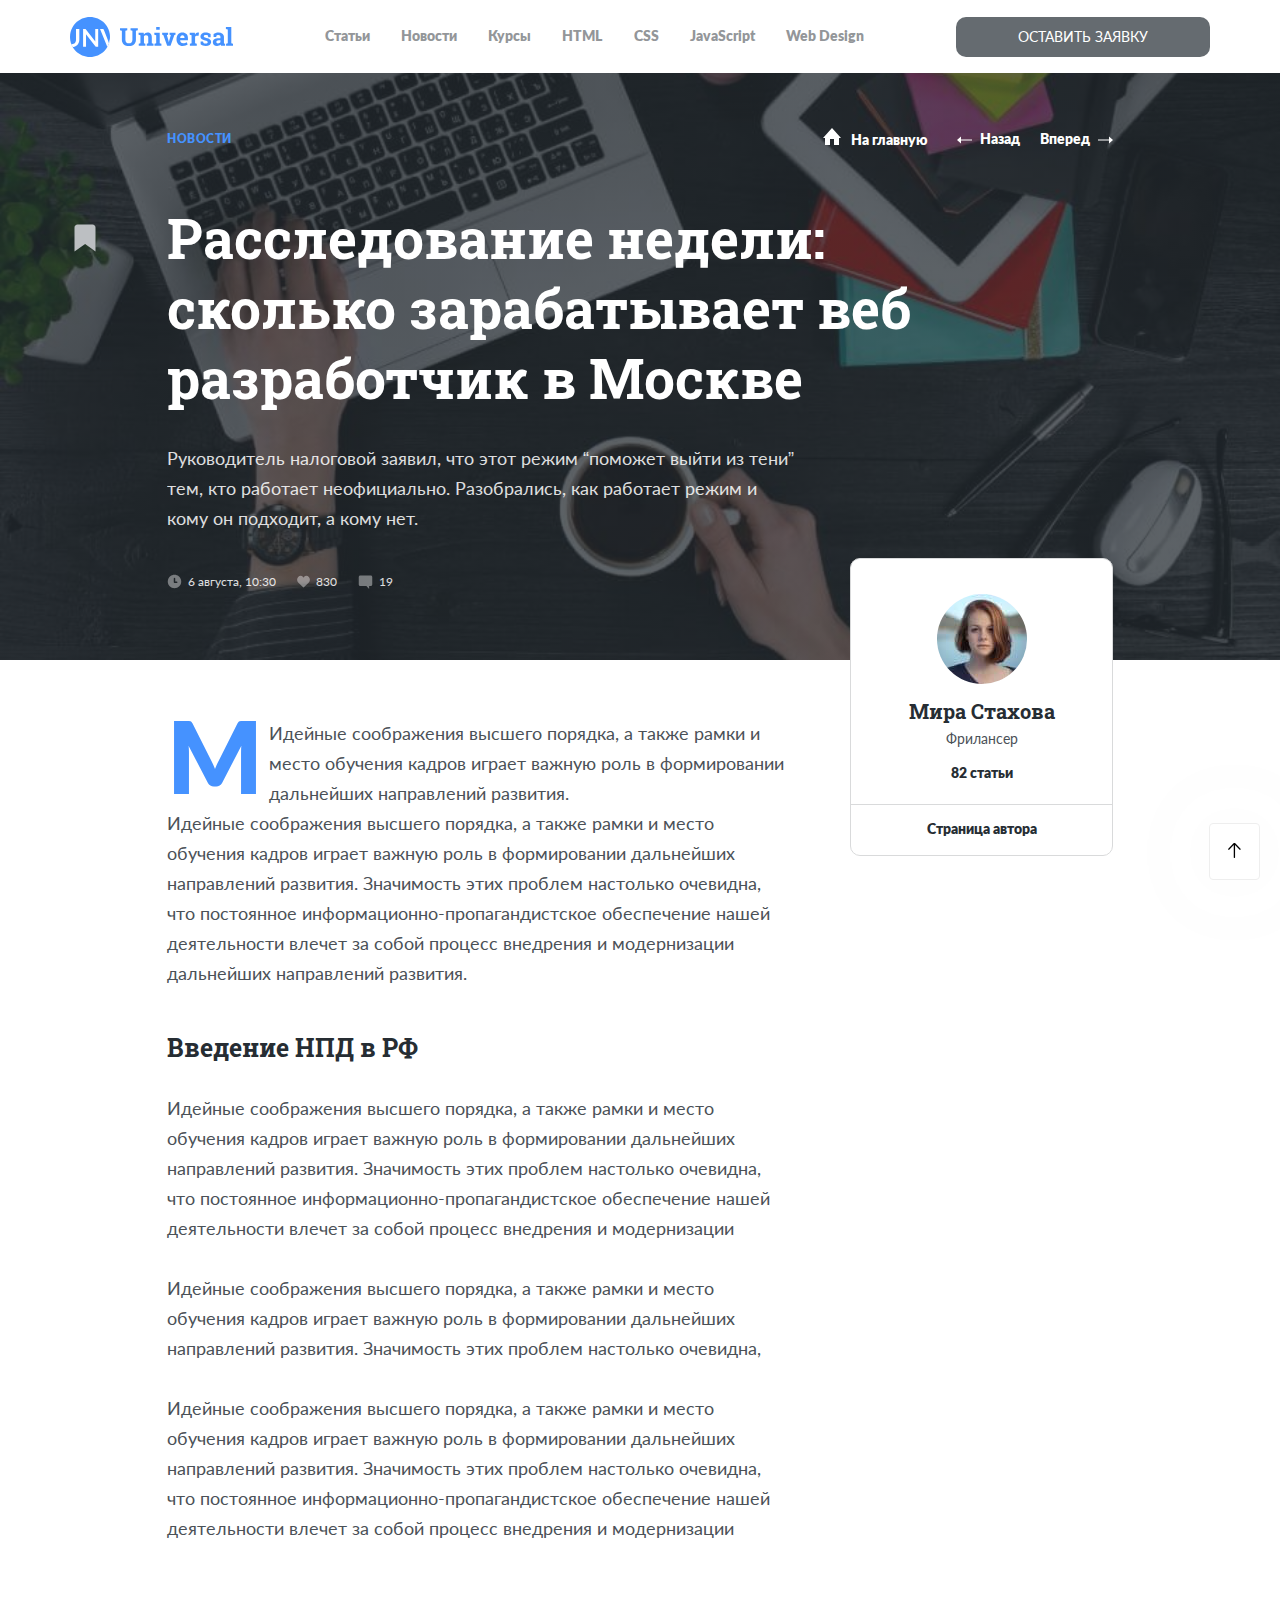
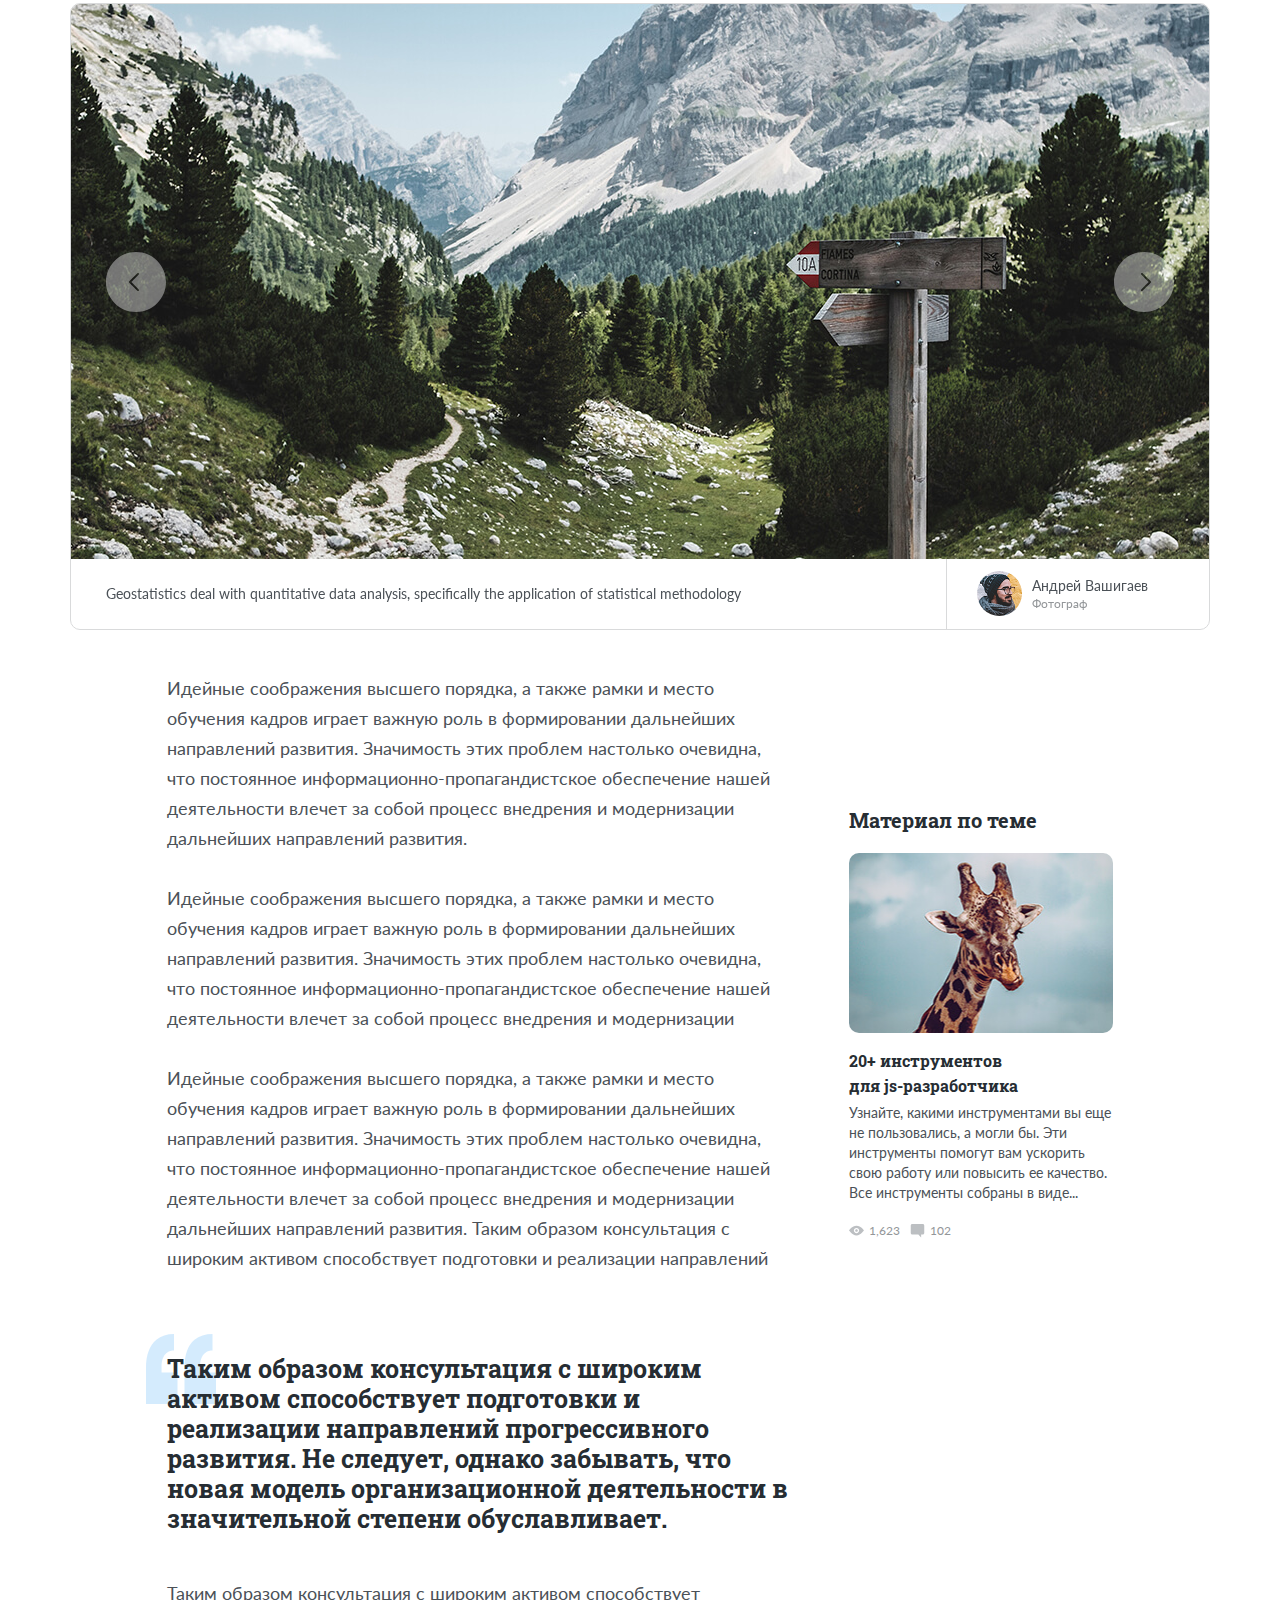
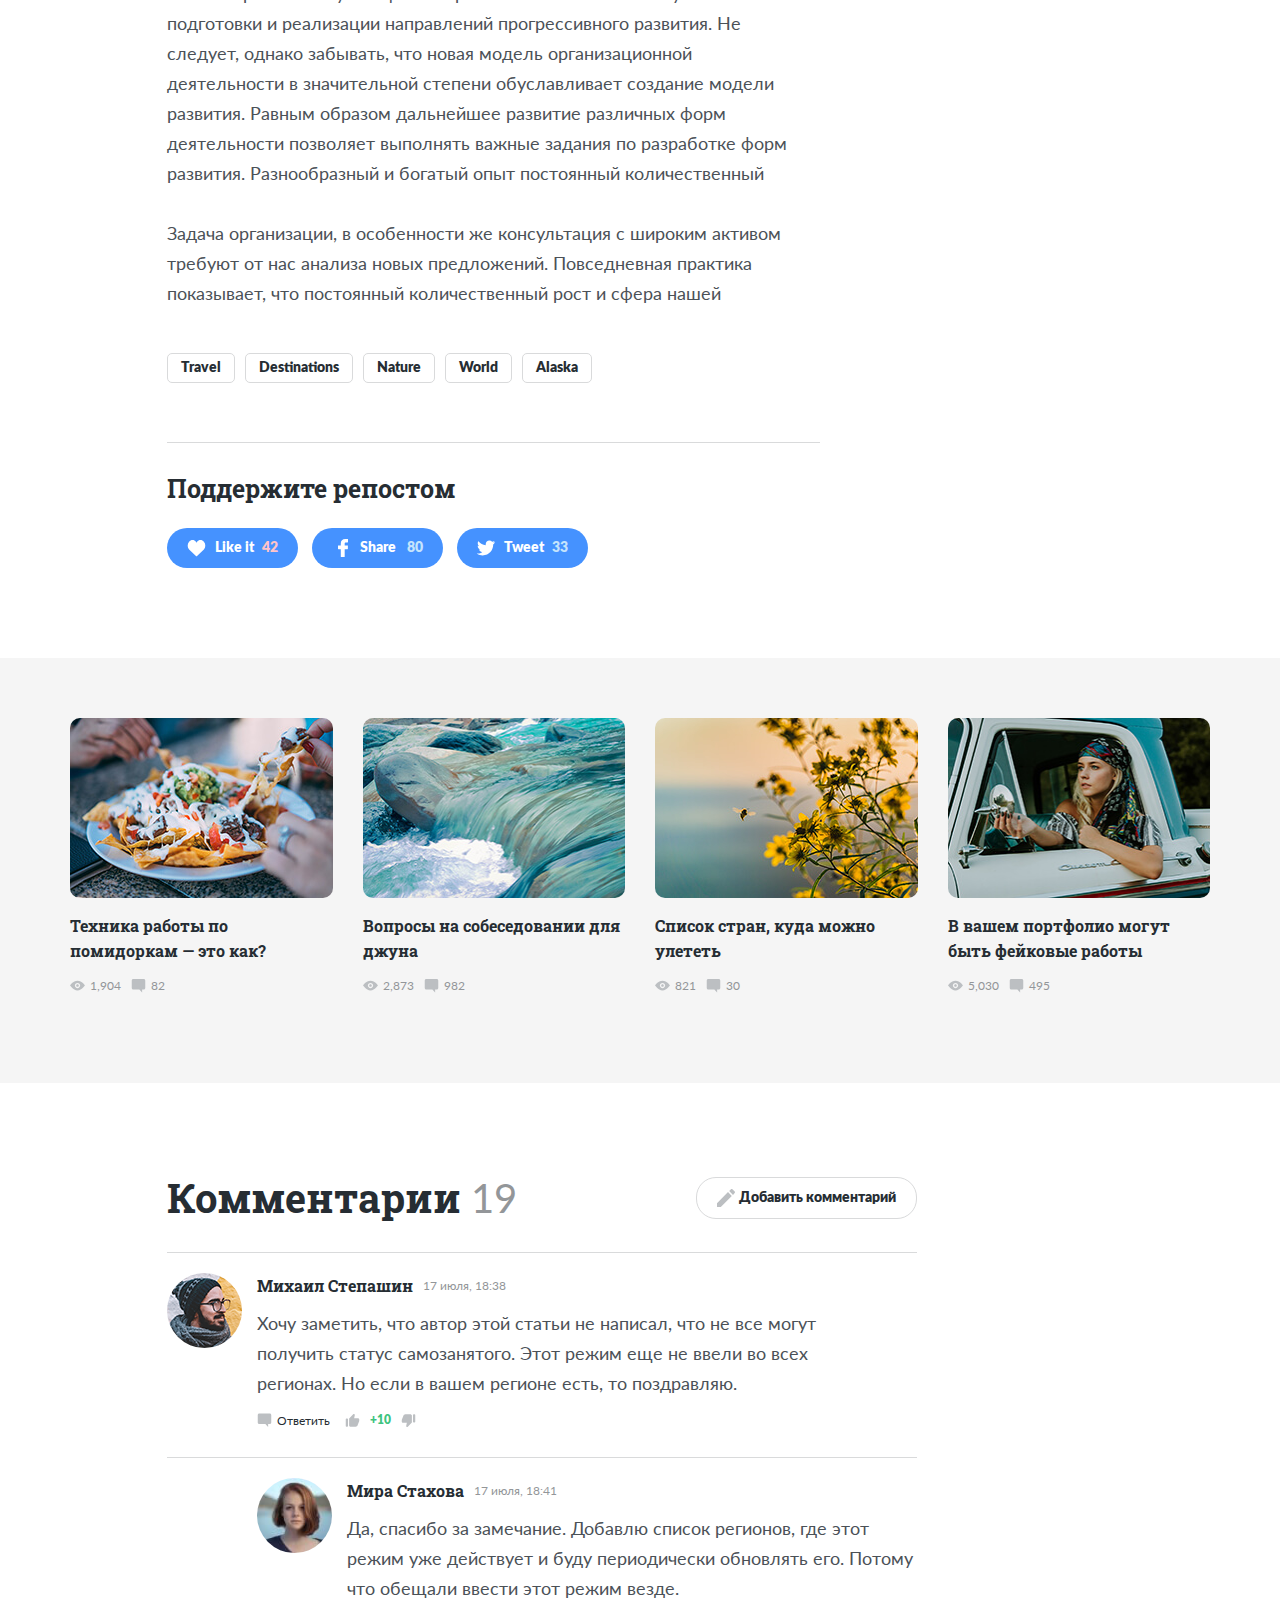
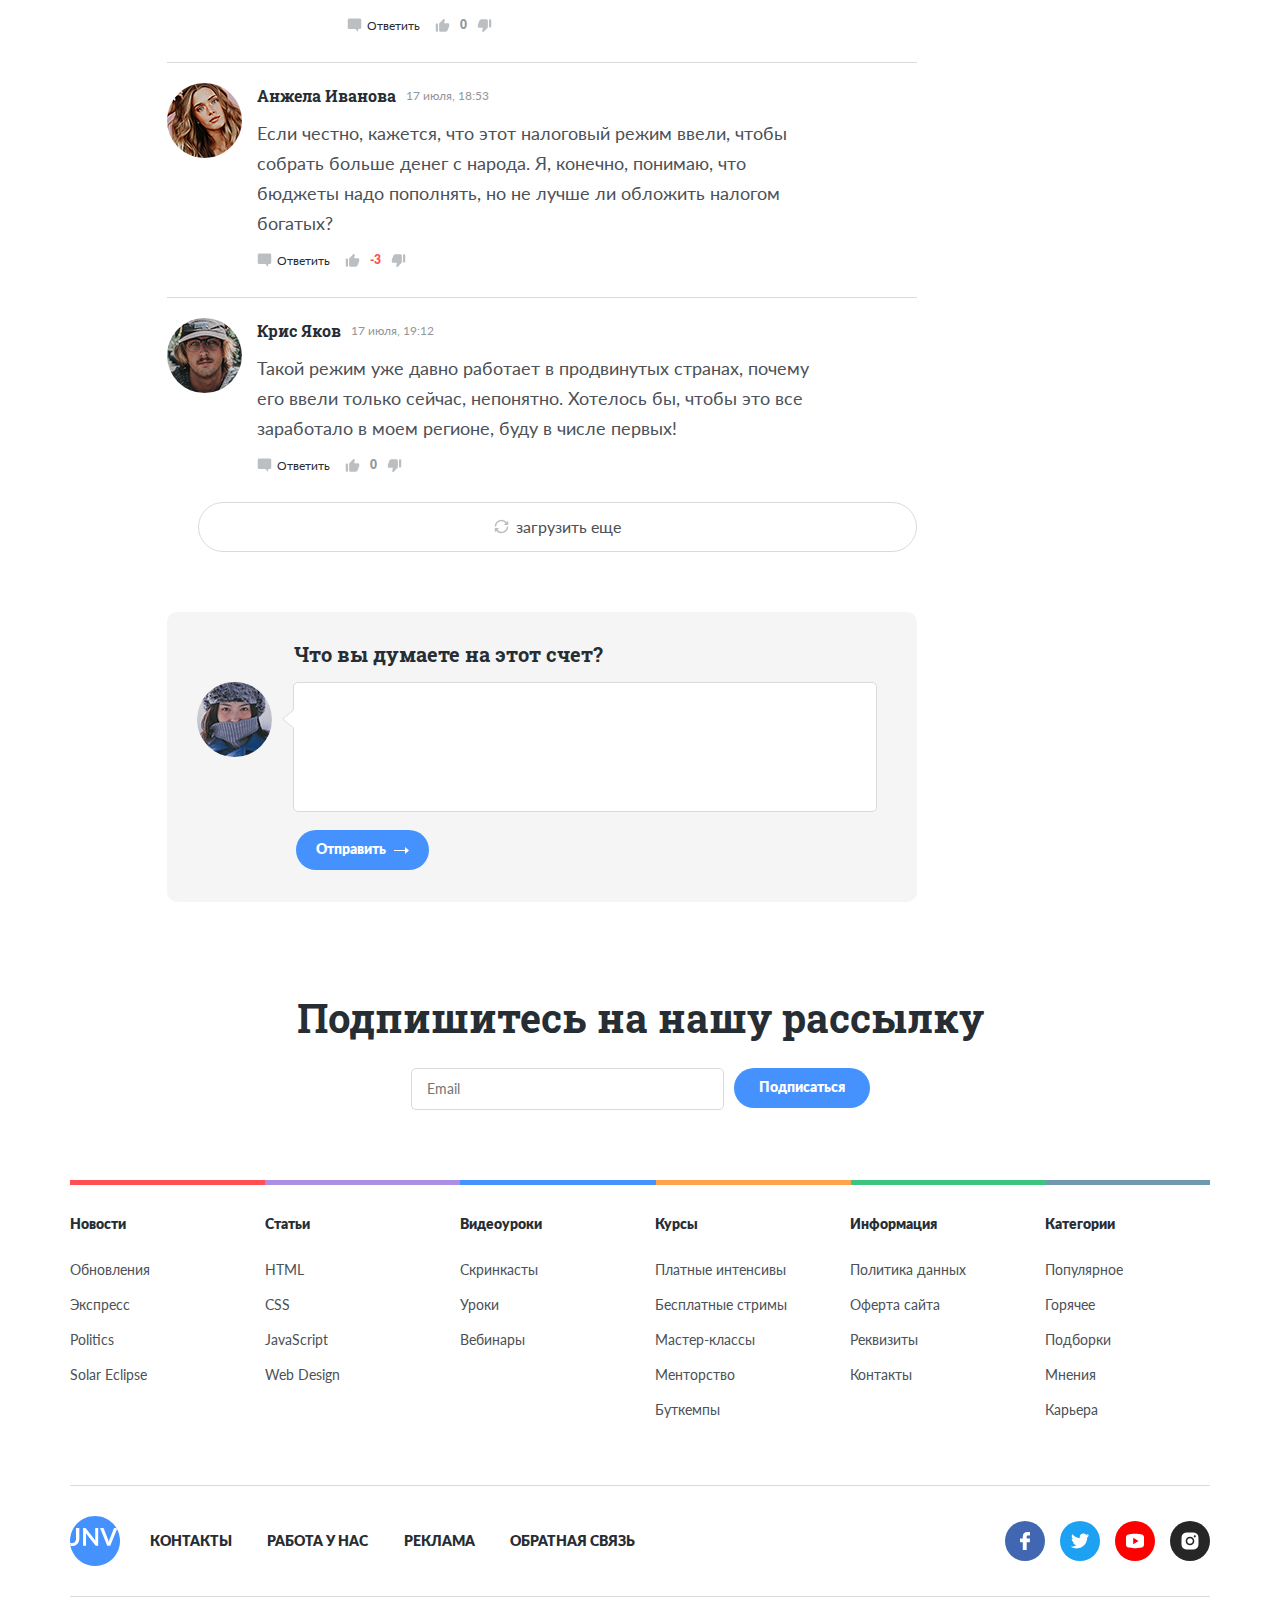
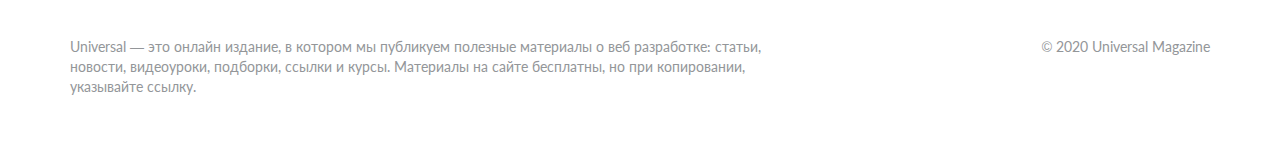
<file: index-3.html>
<!doctype html>
<html lang="ru">
<head>
    <meta charset="UTF-8">
    <meta name="viewport"
          content="width=device-width, initial-scale=1.0">
    <meta http-equiv="X-UA-Compatible" content="ie=edge">
    <title>Universal - Сайт для Web-разработчиков</title>
    <link rel="shortcut icon" href="/universal/favicon.ico" type="image/x-icon">
    <link rel="icon" href="/universal/favicon.ico" type="image/x-icon">
    <link href="https://fonts.googleapis.com/css2?family=Roboto+Slab:wght@700&display=swap"
          rel="stylesheet">
    <link rel="stylesheet" href="sass/swiper-bundle.min.css">
    <link rel="stylesheet" href="sass/pagination.min.css">
    <link rel="stylesheet" href="sass/style.css">

</head>
<body>
<header class="navbar-2">
    <div class="container">
        <div class="navbar-wrapper">
            <div class="navbar-wrapper__left">
                <button class="menu-button menu-button-2 navbar-wrapper__menu-button-2">
                    <span class="menu-button-2__line"></span>
                    <span class="menu-button-2__line"></span>
                    <span class="menu-button-2__line"></span>
                </button>

                <a href="index.html" class="logo-dark">
                    <img src="img/dark-logo.svg" alt="Logo: Universal" class="logo-dark__image">
                    <img src="img/dark-universal.svg" alt="Logo: Universal" class="logo-dark__image-text">
                </a>
            </div>
            <!-- /.navbar-wrapper__left -->
            <ul class="navbar-menu navbar-menu-2">
                <li class="navbar-menu__item"><a href="#other-articles" class="navbar-menu__link-2">Статьи</a></li>
                <li class="navbar-menu__item"><a href="#start-screen" class="navbar-menu__link-2">Новости</a></li>
                <li class="navbar-menu__item"><a href="#footer" class="navbar-menu__link-2">Курсы</a></li>
                <li class="navbar-menu__item"><a href="#footer" class="navbar-menu__link-2">HTML</a></li>
                <li class="navbar-menu__item"><a href="#footer" class="navbar-menu__link-2">CSS</a></li>
                <li class="navbar-menu__item"><a href="#footer" class="navbar-menu__link-2">JavaScript</a></li>
                <li class="navbar-menu__item"><a href="#footer" class="navbar-menu__link-2">Web Design</a></li>
            </ul>
            <button data-toggle=modal class="button-feedback">Оставить заявку</button>
        </div>
        <!-- /.navbar-wrapper -->
    </div>
    <!-- /.container -->
</header>

<section id="start-screen" class="start-screen">
    <div class="swiper-container start-screen__slider">
        <div class="swiper-wrapper start-screen__content">
            <div class="swiper-slide start-screen__page">
                <img src="img/photo-tab-4.jpg" alt="Photo: photo page 2" class="start-screen__photo">

                <div class="start-screen__wrapper">
                    <div class="start-screen__opacity-0">
                        <div class="start-screen__top">
                            <span class="start-screen__subtitle">Новости</span>
                            <div class="start-screen__top-left">
                                <a href="index.html" class="start-screen__top-home">
                                    <img src="img/home.svg" alt="Icon: home" class="start-screen__icon-home">
                                    <span class="start-screen__text start-screen__text-home">На главную</span>
                                </a>
                                <a href="index-2.html" class="start-screen__back">
                                    <img src="img/arrow-back-button.svg" alt="Icon: arrow back"
                                         class="start-screen__icon-arrow-back">
                                    <span class="start-screen__text start-screen__text-back">Назад</span>
                                </a>

                                <a href="index-2.html" class="start-screen__next">
                                    <span class="start-screen__text start-screen__text-next">Вперед</span>
                                    <img src="img/arrow-next-button.svg" alt="Icon: arrow next"
                                         class="start-screen__icon-arrow-next">
                                </a>
                            </div>
                        </div>
                        <h1 class="start-screen__title">Расследование недели: сколько зарабатывает веб разработчик в
                            Москве
                            <svg class="start-screen__icon-bookmark" width="22" height="28" viewBox="0 0 22 28"
                                 xmlns="http://www.w3.org/2000/svg">
                                <path clip-rule="evenodd"
                                      d="M3.5 0.5H18.5C20.1569 0.5 21.5 1.84315 21.5 3.5V27.5L11.1424 20L0.5 27.5V3.5C0.5 1.84315 1.84315 0.5 3.5 0.5Z"
                                />
                            </svg>
                        </h1>
                        <div class="start-screen__description">
                            Руководитель налоговой заявил, что этот режим “поможет выйти из тени” тем, кто работает
                            неофициально. Разобрались, как работает режим и кому он подходит, а кому нет.
                        </div>

                    </div>
                    <div class="start-screen__bottom">
                        <img src="img/clock.svg" alt="Icon: clock" class="start-screen__icon-clock">
                        <span class="start-screen__date">6 августа, 10:30</span>
                        <img src="img/heart-2.svg" alt="Icon: heart" class="start-screen__icon-heart">
                        <span class="start-screen__number-heart">830</span>
                        <img src="img/comment-2.svg" alt="Icon: comment" class="start-screen__icon-comment">
                        <span class="start-screen__number-comment">19</span>
                    </div>
                </div>
                <!-- /.start-screen__wrapper -->
            </div>
            <!-- /.start-screen__page -->
        </div>
        <!-- /.start-screen__content -->
    </div>
    <!-- /.start-screen__slider -->
</section>
<section class="articles-start">
    <div class="container-2">
        <div class="articles">
            <div class="articles__text">
                <p class="articles__letter">
                    М Идейные соображения высшего порядка, а также рамки и место обучения&nbsp;кадров играет важную роль
                    в формировании дальнейших направлений развития.<br>
                    Идейные соображения высшего порядка, а также рамки и место обучения&nbsp;кадров играет важную роль в
                    формировании дальнейших направлений развития. Значимость этих проблем настолько очевидна,
                    что&nbsp;постоянное информационно-пропагандистское обеспечение нашей деятельности влечет за собой
                    процесс внедрения и модернизации дальнейших направлений развития.
                </p>
                <h3 class="articles__subtitle">Введение НПД в РФ</h3>
                <p class="articles__paragraph">
                    Идейные соображения высшего порядка, а также рамки и место обучения&nbsp;кадров играет важную роль в
                    формировании дальнейших направлений развития. Значимость этих проблем настолько очевидна, что&nbsp;постоянное
                    информационно-пропагандистское обеспечение нашей деятельности влечет за собой процесс
                    внедрения и модернизации
                </p>
                <p class="articles__paragraph">
                    Идейные соображения высшего порядка, а также рамки и место обучения&nbsp;кадров играет важную роль в
                    формировании дальнейших направлений развития. Значимость этих проблем настолько очевидна,
                </p>
                <p class="articles__paragraph">
                    Идейные соображения высшего порядка, а также рамки и место обучения&nbsp;кадров играет важную роль в
                    формировании дальнейших направлений развития. Значимость этих проблем настолько очевидна, что&nbsp;постоянное
                    информационно-пропагандистское обеспечение нашей деятельности влечет за собой процесс
                    внедрения и модернизации
                </p>
            </div>
            <div class="articles__author-card">
                <div class="articles__author-content">
                    <img src="img/articles-author.jpg" alt="Photo: author avatar" class="articles__author-avatar">
                    <div class="articles__author-name">Мира Стахова</div>
                    <div class="articles__author-position">Фрилансер</div>
                    <div class="articles__author-number">82 статьи</div>
                </div>
                <div class="articles__author-line"></div>
                <div class="articles__author-bottom">Страница автора</div>
            </div>
            <!-- /.articles__author-card -->
        </div>
        <!-- /.articles -->
    </div>
    <!-- /.container-2 -->
</section>

<section class="swiper-photo">
    <div class="container">
        <div class="swiper-container photo-slider">
            <div class="swiper-wrapper">
                <div class="swiper-slide photo-slider__slide">
                    <img class="photo-slider__image" src="img/slider-photo-1.jpg" alt="slide">
                    <div class="photo-slider__bottom">
                        <h5 class="photo-slider__bottom-info">Geostatistics deal with quantitative data analysis,
                            specifically the application of statistical methodology
                        </h5>
                        <div class="photo-slider__bottom-about">
                            <div class="photo-slider__line-vertical"></div>
                            <div class="photo-slider__author">
                                <img src="img/slider-photo-avatar.png" alt="Photo: avatar author"
                                     class="photo-slider__author-avatar">
                                <div class="photo-slider__author-info">
                                    <div class="photo-slider__author-name">Андрей Вашигаев</div>
                                    <div class="photo-slider__author-position">Фотограф</div>
                                </div>
                            </div>
                        </div>
                    </div>
                </div>
                <div class="swiper-slide photo-slider__slide">
                    <img class="photo-slider__image lazyload" data-src="img/slider-photo-2.jpg" alt="slide">
                    <div class="photo-slider__bottom">
                        <div class="photo-slider__bottom-info">Geostatistics deal with quantitative data analysis,
                            specifically the application of statistical methodology
                        </div>
                        <div class="photo-slider__bottom-about">
                            <div class="photo-slider__line-vertical"></div>
                            <div class="photo-slider__author">
                                <img src="img/slider-photo-avatar.png" alt="Photo: avatar author"
                                     class="photo-slider__author-avatar">
                                <div class="photo-slider__author-info">
                                    <div class="photo-slider__author-name">Андрей Вашигаев</div>
                                    <div class="photo-slider__author-position">Фотограф</div>
                                </div>
                            </div>
                        </div>
                    </div>
                </div>
                <div class="swiper-slide photo-slider__slide">
                    <img class="photo-slider__image lazyload" data-src="img/slider-photo-3.jpg" alt="slide">
                    <div class="photo-slider__bottom">
                        <div class="photo-slider__bottom-info">Geostatistics deal with quantitative data analysis,
                            specifically the application of statistical methodology
                        </div>
                        <div class="photo-slider__bottom-about">
                            <div class="photo-slider__line-vertical"></div>
                            <div class="photo-slider__author">
                                <img src="img/slider-photo-avatar.png" alt="Photo: avatar author"
                                     class="photo-slider__author-avatar">
                                <div class="photo-slider__author-info">
                                    <div class="photo-slider__author-name">Андрей Вашигаев</div>
                                    <div class="photo-slider__author-position">Фотограф</div>
                                </div>
                            </div>
                        </div>

                    </div>
                </div>
            </div>
            <!-- /.swiper-wrapper -->
            <button class="photo-slider__button photo-slider__button-prev"></button>
            <button class="photo-slider__button photo-slider__button-next"></button>
        </div>
        <!-- /.swiper-container -->
    </div>
    <!-- /.container -->
</section>
<section class="articles-finish">
    <div class="container-2">
        <div class="articles articles-2">
            <div class="articles__text">
                <p class="articles__paragraph">
                    Идейные соображения высшего порядка, а также рамки и место обучения&nbsp;кадров играет важную роль в
                    формировании дальнейших направлений развития. Значимость этих проблем настолько очевидна, что&nbsp;постоянное
                    информационно-пропагандистское обеспечение нашей деятельности влечет за собой процесс
                    внедрения и модернизации дальнейших направлений развития.
                </p>
                <p class="articles__paragraph">
                    Идейные соображения высшего порядка, а также рамки и место обучения&nbsp;кадров играет важную роль в
                    формировании дальнейших направлений развития. Значимость этих проблем настолько очевидна, что&nbsp;постоянное
                    информационно-пропагандистское обеспечение нашей деятельности влечет за собой процесс
                    внедрения и модернизации
                </p>
                <p class="articles__paragraph">
                    Идейные соображения высшего порядка, а также рамки и место обучения&nbsp;кадров играет важную роль в
                    формировании дальнейших направлений развития. Значимость этих проблем настолько очевидна, что&nbsp;постоянное
                    информационно-пропагандистское обеспечение нашей деятельности влечет за собой процесс
                    внедрения и модернизации дальнейших направлений развития. Таким образом консультация с широким
                    активом способствует подготовки и реализации направлений
                </p>
                <p class="articles__paragraph-bold">
                    Таким образом консультация с широким активом&nbsp;способствует подготовки и реализации&nbsp;направлений
                    прогрессивного развития. Не следует, однако забывать, что новая модель организационной деятельности
                    в значительной степени обуславливает.
                </p>
                <p class="articles__paragraph">
                    Таким образом консультация с широким активом&nbsp;способствует подготовки и&nbsp;реализации&nbsp;направлений
                    прогрессивного развития. Не следует, однако забывать, что новая модель организационной деятельности
                    в значительной степени обуславливает создание модели развития. Равным образом дальнейшее развитие
                    различных форм деятельности позволяет выполнять важные задания по разработке форм развития.
                    Разнообразный и богатый опыт постоянный количественный
                </p>
                <p class="articles__paragraph">
                    Задача организации, в особенности же консультация с широким&nbsp;активом требуют&nbsp;от нас анализа
                    новых
                    предложений. Повседневная практика показывает, что постоянный количественный рост и сфера нашей
                </p>
                <div class="articles__tags">
                    <span class="articles__tags-item">Travel</span>
                    <span class="articles__tags-item">Destinations</span>
                    <span class="articles__tags-item">Nature</span>
                    <span class="articles__tags-item">World</span>
                    <span class="articles__tags-item">Alaska</span>
                </div>
            </div>
            <div class="articles-material">
                <h3 class="articles-material__title">Материал по теме</h3>
                <div class="articles-material__content">
                    <img src="img/giraffe.jpg" alt="Photo: giraffe" class="articles-material__image">
                    <div class="articles-material__text">
                        <div class="articles-material__subtitle">20+ инструментов<br>для js-разработчика</div>
                        <div class="articles-material__description">
                            Узнайте, какими инструментами вы&nbsp;еще не пользовались, а могли бы. Эти инструменты
                            помогут вам&nbsp;ускорить свою работу или повысить ее качество. Все инструменты собраны в
                            виде...
                        </div>
                        <div class="articles-material__bottom">
                            <img src="img/eye.svg" alt="Icon: eye" class="articles-material__icon-eye">
                            <span class="articles-material__number-eye">1,623</span>
                            <img src="img/comment.svg" alt="Icon: comment" class="articles-material__icon-comment">
                            <span class="articles-material__number-comment">102</span>
                        </div>
                        <!-- /.articles-material__bottom -->
                    </div>
                    <!-- /.articles-material__text -->
                </div>
                <!-- /.articles-material__content -->
            </div>
            <!-- /.articles__material -->
        </div>
        <!-- /.articles -->
    </div>
    <!-- /.container-2 -->
</section>
<section class="repost">
    <div class="container-2">
        <div class="repost__line"></div>
        <h3 class="repost__title">Поддержите репостом</h3>
        <div class="repost-button">
            <button class="button repost-button__button repost-button__like">
                <img src="img/heart-2.svg" alt="Icon: heart" class="repost-button__icon repost-button__icon-heart">
                <span class="repost-button__text">Like it</span>
                <span class="repost-button__number repost-button__number-like">42</span>
            </button>
            <button class="button repost-button__button repost-button__share">
                <img src="img/facebook.svg" alt="Icon: facebook"
                     class="repost-button__icon repost-button__icon-facebook">
                <span class="repost-button__text">Share</span>
                <span class="repost-button__number">80</span>
            </button>
            <button class="button repost-button__button repost-button__tweet">
                <img src="img/twitter.svg" alt="Icon: twitter" class="repost-button__icon">
                <span class="repost-button__text">Tweet</span>
                <span class="repost-button__number">33</span>
            </button>
        </div>
        <!-- /.repost__buttons -->
    </div>
    <!-- /.container-2 -->
</section>
<section id="other-articles" class="other-articles">
    <div class="container">
        <div class="other">
            <div class="other__content">
                <img src="img/other-1.jpg" alt="Photo: other articles" class="other__image">
                <div class="other__text">
                    <h4 class="other__title">Техника работы по помидоркам — это как?</h4>
                    <div class="other__bottom">
                        <img src="img/eye.svg" alt="Icon: eye" class="other__icon-eye">
                        <span class="other__number-eye">1,904</span>
                        <img src="img/comment.svg" alt="Icon: comment" class="other__icon-comment">
                        <span class="other__number-comment">82</span>
                    </div>
                    <!-- /.other__bottom -->
                </div>
                <!-- /.other__text -->
            </div>
            <!-- /.other__content -->


            <div class="other__content">
                <img src="img/other-2.jpg" alt="Photo: other articles" class="other__image">
                <div class="other__text">
                    <h4 class="other__title">Вопросы на собеседовании для джуна</h4>
                    <div class="other__bottom">
                        <img src="img/eye.svg" alt="Icon: eye" class="other__icon-eye">
                        <span class="other__number-eye">2,873</span>
                        <img src="img/comment.svg" alt="Icon: comment" class="other__icon-comment">
                        <span class="other__number-comment">982</span>
                    </div>
                    <!-- /.other__bottom -->
                </div>
                <!-- /.other__text -->
            </div>
            <!-- /.other__content -->


            <div class="other__content">
                <img src="img/other-3.jpg" alt="Photo: other articles" class="other__image">
                <div class="other__text">
                    <h4 class="other__title">Список стран, куда можно улететь</h4>
                    <div class="other__bottom">
                        <img src="img/eye.svg" alt="Icon: eye" class="other__icon-eye">
                        <span class="other__number-eye">821</span>
                        <img src="img/comment.svg" alt="Icon: comment" class="other__icon-comment">
                        <span class="other__number-comment">30</span>
                    </div>
                    <!-- /.other__bottom -->
                </div>
                <!-- /.other__text -->
            </div>
            <!-- /.other__content -->


            <div class="other__content">
                <img src="img/other-4.jpg" alt="Photo: other articles" class="other__image">
                <div class="other__text">
                    <h4 class="other__title">В вашем портфолио могут быть фейковые работы</h4>
                    <div class="other__bottom">
                        <img src="img/eye.svg" alt="Icon: eye" class="other__icon-eye">
                        <span class="other__number-eye">5,030</span>
                        <img src="img/comment.svg" alt="Icon: comment" class="other__icon-comment">
                        <span class="other__number-comment">495</span>
                    </div>
                    <!-- /.other__bottom -->
                </div>
                <!-- /.other__text -->
            </div>
            <!-- /.other__content -->

        </div>
        <!-- /.other -->
    </div>
    <!-- /.container -->
</section>

<section class="comments">
    <div class="container-2">
        <div class="comments__wrapper">
            <div class="comments__top">
                <div class="comments__top-title">
                    <h2 class="comments__top-title-text">Комментарии</h2>
                    <span class="comments__top-title-amount">19</span>
                </div>
                <!-- /.comments__top-title -->
                <a href="#comments-textarea" class="comments__top-button">
                    <img src="img/pencil.svg" alt="Icon: pencil" class="comments__top-icon-pencil">
                    <div class="comments__top-text">Добавить комментарий</div>
                </a>
                <!-- /.comments__top-button -->
            </div>
            <!-- /.comments__top -->
            <ul class="comments__list">
                <li class="comments__line"></li>
                <li class="comments__item">
                    <img src="img/slider-photo-avatar.png" alt="Photo: avatar" class="comments__avatar">
                    <div class="comments__content">
                        <div class="comments__content-top">
                            <span class="comments__content-top__name">Михаил Степашин</span>
                            <span class="comments__content-top__date">17 июля, 18:38</span>
                        </div>
                        <!-- /.comments__content-top -->
                        <div class="comments__description">
                            Хочу заметить, что автор этой статьи не написал, что не все могут получить статус
                            самозанятого. Этот режим еще не ввели во всех регионах. Но если в вашем регионе есть, то
                            поздравляю.
                        </div>
                        <div class="comments__bottom">
                            <img src="img/comment.svg" alt="Icon: comment" class="comments__icon-comment">
                            <span class="comments__text-comment">Ответить</span>
                            <img src="img/thumb.svg" alt="Icon: thumb top" class="comments__icon-thumb-top">
                            <span class="comments__number-thumb comments__number-thumb-1">+10</span>
                            <img src="img/thumb-bottom.svg" alt="Icon: thumb bottom"
                                 class="comments__icon-thumb-bottom">

                        </div>
                        <!-- /.comments__bottom -->
                    </div>
                    <!-- /.comments__content -->
                </li>

                <li class="comments__line"></li>
                <li class="comments__item comments__item-2">
                    <img src="img/articles-author.jpg" alt="Photo: avatar" class="comments__avatar">
                    <div class="comments__content">
                        <div class="comments__content-top comments__content-top-2">
                            <span class="comments__content-top__name">Мира Стахова</span>
                            <span class="comments__content-top__date">17 июля, 18:41</span>
                        </div>
                        <!-- /.comments__content-top -->
                        <div class="comments__description">
                            Да, спасибо за замечание. Добавлю список регионов, где этот режим уже действует и буду
                            периодически обновлять его. Потому что обещали ввести этот режим везде.
                        </div>
                        <div class="comments__bottom">
                            <img src="img/comment.svg" alt="Icon: comment" class="comments__icon-comment">
                            <span class="comments__text-comment">Ответить</span>
                            <img src="img/thumb.svg" alt="Icon: thumb top" class="comments__icon-thumb-top">
                            <span class="comments__number-thumb comments__number-thumb-2">0</span>
                            <img src="img/thumb-bottom.svg" alt="Icon: thumb bottom"
                                 class="comments__icon-thumb-bottom">

                        </div>
                        <!-- /.comments__bottom -->
                    </div>
                    <!-- /.comments__content -->
                </li>

                <li class="comments__line"></li>
                <li class="comments__item">
                    <img src="img/comments-avatar-3.png" alt="Photo: avatar" class="comments__avatar">
                    <div class="comments__content">
                        <div class="comments__content-top">
                            <span class="comments__content-top__name">Анжела Иванова</span>
                            <span class="comments__content-top__date">17 июля, 18:53</span>
                        </div>
                        <!-- /.comments__content-top -->
                        <div class="comments__description">
                            Если честно, кажется, что этот налоговый режим ввели, чтобы собрать больше денег с народа.
                            Я, конечно, понимаю, что бюджеты надо пополнять, но не лучше ли обложить налогом богатых?
                        </div>
                        <div class="comments__bottom">
                            <img src="img/comment.svg" alt="Icon: comment" class="comments__icon-comment">
                            <span class="comments__text-comment">Ответить</span>
                            <img src="img/thumb.svg" alt="Icon: thumb top" class="comments__icon-thumb-top">
                            <span class="comments__number-thumb comments__number-thumb-3">-3</span>
                            <img src="img/thumb-bottom.svg" alt="Icon: thumb bottom"
                                 class="comments__icon-thumb-bottom">

                        </div>
                        <!-- /.comments__bottom -->
                    </div>
                    <!-- /.comments__content -->
                </li>

                <li class="comments__line"></li>
                <li class="comments__item">
                    <img src="img/comments-avatar-4.png" alt="Photo: avatar" class="comments__avatar">
                    <div class="comments__content">
                        <div class="comments__content-top">
                            <span class="comments__content-top__name">Крис Яков</span>
                            <span class="comments__content-top__date">17 июля, 19:12</span>
                        </div>
                        <!-- /.comments__content-top -->
                        <div class="comments__description">
                            Такой режим уже давно работает в продвинутых странах, почему его ввели только сейчас,
                            непонятно. Хотелось бы, чтобы это все заработало в моем регионе, буду в числе первых!
                        </div>
                        <div class="comments__bottom">
                            <img src="img/comment.svg" alt="Icon: comment" class="comments__icon-comment">
                            <span class="comments__text-comment">Ответить</span>
                            <img src="img/thumb.svg" alt="Icon: thumb top" class="comments__icon-thumb-top">
                            <span class="comments__number-thumb comments__number-thumb-4">0</span>
                            <img src="img/thumb-bottom.svg" alt="Icon: thumb bottom"
                                 class="comments__icon-thumb-bottom">

                        </div>
                        <!-- /.comments__bottom -->
                    </div>
                    <!-- /.comments__content -->
                </li>


                <li class="comments__line comments__line-invisible"></li>
                <li class="comments__item comments__item-invisible">
                    <img data-src="img/comments-avatar-3.png" alt="Photo: avatar" class="comments__avatar lazyload">
                    <div class="comments__content">
                        <div class="comments__content-top">
                            <span class="comments__content-top__name">Анжела Иванова</span>
                            <span class="comments__content-top__date">17 июля, 18:53</span>
                        </div>
                        <!-- /.comments__content-top -->
                        <div class="comments__description">
                            Если честно, кажется, что этот налоговый режим ввели, чтобы собрать больше денег с народа.
                            Я, конечно, понимаю, что бюджеты надо пополнять, но не лучше ли обложить налогом богатых?
                        </div>
                        <div class="comments__bottom">
                            <img src="img/comment.svg" alt="Icon: comment" class="comments__icon-comment">
                            <span class="comments__text-comment">Ответить</span>
                            <img src="img/thumb.svg" alt="Icon: thumb top" class="comments__icon-thumb-top">
                            <span class="comments__number-thumb comments__number-thumb-3">-3</span>
                            <img src="img/thumb-bottom.svg" alt="Icon: thumb bottom"
                                 class="comments__icon-thumb-bottom">

                        </div>
                        <!-- /.comments__bottom -->
                    </div>
                    <!-- /.comments__content -->
                </li>

                <li class="comments__line comments__line-invisible"></li>
                <li class="comments__item comments__item-invisible">
                    <img data-src="img/comments-avatar-4.png" alt="Photo: avatar" class="comments__avatar lazyload">
                    <div class="comments__content">
                        <div class="comments__content-top">
                            <span class="comments__content-top__name">Крис Яков</span>
                            <span class="comments__content-top__date">17 июля, 19:12</span>
                        </div>
                        <!-- /.comments__content-top -->
                        <div class="comments__description">
                            Такой режим уже давно работает в продвинутых странах, почему его ввели только сейчас,
                            непонятно. Хотелось бы, чтобы это все заработало в моем регионе, буду в числе первых!
                        </div>
                        <div class="comments__bottom">
                            <img src="img/comment.svg" alt="Icon: comment" class="comments__icon-comment">
                            <span class="comments__text-comment">Ответить</span>
                            <img src="img/thumb.svg" alt="Icon: thumb top" class="comments__icon-thumb-top">
                            <span class="comments__number-thumb comments__number-thumb-4">0</span>
                            <img src="img/thumb-bottom.svg" alt="Icon: thumb bottom"
                                 class="comments__icon-thumb-bottom">

                        </div>
                        <!-- /.comments__bottom -->
                    </div>
                    <!-- /.comments__content -->
                </li>

                <li class="comments__line comments__line-invisible"></li>
                <li class="comments__item comments__item-invisible">
                    <img data-src="img/slider-photo-avatar.png" alt="Photo: avatar" class="comments__avatar lazyload">
                    <div class="comments__content">
                        <div class="comments__content-top">
                            <span class="comments__content-top__name">Михаил Степашин</span>
                            <span class="comments__content-top__date">17 июля, 18:38</span>
                        </div>
                        <!-- /.comments__content-top -->
                        <div class="comments__description">
                            Хочу заметить, что автор этой статьи не написал, что не все могут получить статус
                            самозанятого. Этот режим еще не ввели во всех регионах. Но если в вашем регионе есть, то
                            поздравляю.
                        </div>
                        <div class="comments__bottom">
                            <img src="img/comment.svg" alt="Icon: comment" class="comments__icon-comment">
                            <span class="comments__text-comment">Ответить</span>
                            <img src="img/thumb.svg" alt="Icon: thumb top" class="comments__icon-thumb-top">
                            <span class="comments__number-thumb comments__number-thumb-1">+10</span>
                            <img src="img/thumb-bottom.svg" alt="Icon: thumb bottom"
                                 class="comments__icon-thumb-bottom">
                        </div>
                        <!-- /.comments__bottom -->
                    </div>
                    <!-- /.comments__content -->
                </li>
            </ul>
            <div class="comments__loading">
                <img src="img/loading.svg" alt="Icon: loading" class="comments__icon-loading">
                <div class="comments__loading-text">загрузить еще</div>
            </div>
            <div id="comments-textarea" class="comments-textarea">
                <div class="comments-textarea__wrapper">
                    <img src="img/textarea-avatar.png" alt="Photo: avatar" class="comments-textarea__avatar">
                    <div class="comments-textarea__content">
                        <h3 class="comments-textarea__title">Что вы думаете на этот счет? </h3>
                        <form action="send.php" method="POST" class="comments-textarea__form">
                            <textarea name="comment" class="comments-textarea__message" required="required" minlength="100"></textarea>
                            <button class="button comments-textarea__button">
                                <span class="comments-textarea__button__text">Отправить</span>
                                <img src="img/arrow.svg" alt="Icon: arrow" class="comments-textarea__button__image">
                            </button>
                        </form>
                    </div>
                    <!-- /.comments-textarea__content -->
                </div>
                <!-- /.comments-textarea__wrapper -->
            </div>
            <!-- /.comments-textarea -->
        </div>
        <!-- /.comments__wrapper -->
    </div>
    <!-- /.container-2 -->
</section>
<section class="contact-form">
    <div class="container">
        <div class="contact-form__wrapper">
            <h2 class="contact-form__title">Подпишитесь на нашу рассылку</h2>
            <form action="send.php" method="POST" class="contact-form__form">
                <div class="contact-form__flex-error">
                    <input type="email" class="contact-form__input" placeholder="Email" name="email" required>
                </div>
                <button class="button contact-form__button">Подписаться</button>
            </form>
        </div>
        <!-- /.contact-form__wrapper -->
    </div>
    <!-- /.container -->
</section>
<footer id="footer" class="footer">
    <div class="container">
        <div class="footer__line-color">
            <div class="footer__line-color-red"></div>
            <div class="footer__line-color-purple"></div>
            <div class="footer__line-color-blue"></div>
            <div class="footer__line-color-orange"></div>
            <div class="footer__line-color-green"></div>
            <div class="footer__line-color-greyblue"></div>
        </div>

        <div class="footer__grid">
            <div class="footer__news">
                <h4 class="footer__title">Новости</h4>
                <ul class="footer__ul">
                    <li class="footer__item"><a href="#" class="footer__link">Обновления</a></li>
                    <li class="footer__item"><a href="#" class="footer__link">Экспресс</a></li>
                    <li class="footer__item"><a href="#" class="footer__link">Politics</a></li>
                    <li class="footer__item"><a href="#" class="footer__link">Solar Eclipse</a></li>
                </ul>
            </div>
            <!-- /.footer__news -->

            <div class="footer__articles">
                <h4 class="footer__title">Статьи</h4>
                <ul class="footer__ul">
                    <li class="footer__item"><a href="#" class="footer__link">HTML</a></li>
                    <li class="footer__item"><a href="#" class="footer__link">CSS</a></li>
                    <li class="footer__item"><a href="#" class="footer__link">JavaScript</a></li>
                    <li class="footer__item"><a href="#" class="footer__link">Web Design</a></li>
                </ul>
            </div>
            <!-- /.footer__articles -->

            <div class="footer__video-lessons">
                <h4 class="footer__title">Видеоуроки</h4>
                <ul class="footer__ul">
                    <li class="footer__item"><a href="#" class="footer__link">Скринкасты</a></li>
                    <li class="footer__item"><a href="#" class="footer__link">Уроки</a></li>
                    <li class="footer__item"><a href="#" class="footer__link">Вебинары</a></li>
                </ul>
            </div>
            <!-- /.footer__video-lessons -->

            <div class="footer__courses">
                <h4 class="footer__title">Курсы</h4>
                <ul class="footer__ul">
                    <li class="footer__item"><a href="#" class="footer__link">Платные интенсивы</a></li>
                    <li class="footer__item"><a href="#" class="footer__link">Бесплатные стримы</a></li>
                    <li class="footer__item"><a href="#" class="footer__link">Мастер-классы</a></li>
                    <li class="footer__item"><a href="#" class="footer__link">Менторство</a></li>
                    <li class="footer__item"><a href="#" class="footer__link">Буткемпы</a></li>
                </ul>
            </div>
            <!-- /.footer__courses -->

            <div class="footer__information">
                <h4 class="footer__title">Информация</h4>
                <ul class="footer__ul">
                    <li class="footer__item"><a href="#" class="footer__link">Политика данных</a></li>
                    <li class="footer__item"><a href="#" class="footer__link">Оферта сайта</a></li>
                    <li class="footer__item"><a href="#" class="footer__link">Реквизиты</a></li>
                    <li class="footer__item"><a href="#" class="footer__link">Контакты</a></li>
                </ul>
            </div>
            <!-- /.footer__information -->

            <div class="footer__categories">
                <h4 class="footer__title">Категории</h4>
                <ul class="footer__ul">
                    <li class="footer__item"><a href="#" class="footer__link">Популярное</a></li>
                    <li class="footer__item"><a href="#" class="footer__link">Горячее</a></li>
                    <li class="footer__item"><a href="#" class="footer__link">Подборки</a></li>
                    <li class="footer__item"><a href="#" class="footer__link">Мнения</a></li>
                    <li class="footer__item"><a href="#" class="footer__link">Карьера</a></li>
                </ul>
            </div>
            <!-- /.footer__categories -->
        </div>
        <!-- /.footer__content -->
        <div class="footer__line"></div>
        <div class="footer__bottom">
            <div class="footer__bottom-left">
                <a href="index.html" class="footer__logo">
                    <img src="img/footer-logo.svg" alt="Logo">
                </a>
                <ul class="footer__bottom-ul">
                    <li class="footer__bottom-item"><a href="#" class="footer__bottom-link">Контакты</a></li>
                    <li class="footer__bottom-item"><a href="#" class="footer__bottom-link">Работа у нас</a></li>
                    <li class="footer__bottom-item"><a href="#" class="footer__bottom-link">Реклама</a></li>
                    <li data-toggle=modal class="footer__bottom-item"><a class="footer__bottom-link">Обратная
                        связь</a></li>
                </ul>
            </div>
            <!-- /.footer__bottom-left -->

            <div class="footer__social-network">
                <div class="footer__icon-social-network">
                    <a href="https://ru-ru.facebook.com/" target="_blank"
                       class="footer__circle footer__circle-facebook">
                        <img src="img/facebook.svg" alt="Icon: facebook" class="footer__icon-facebook">
                    </a>

                    <a href="https://twitter.com/?lang=ru" target="_blank"
                       class="footer__circle footer__circle-twitter">
                        <img src="img/twitter.svg" alt="Icon: twitter" class="footer__icon-twitter">
                    </a>

                    <a href="https://www.youtube.com/" target="_blank" class="footer__circle footer__circle-youtube">
                        <img src="img/youtube.svg" alt="Icon: youtube" class="footer__icon-youtube">
                    </a>

                    <a href="https://www.instagram.com/?hl=ru" target="_blank"
                       class="footer__circle footer__circle-instagram">
                        <img src="img/instagram.svg" alt="Icon: instagram" class="footer__icon-instagram">
                    </a>
                </div>
            </div>
            <!-- /.footer__social-network -->
        </div>
        <!-- /.footer__bottom -->
        <div class="footer__line"></div>
        <div class="footer__info">
            <div class="footer__info-text">
                Universal — это онлайн издание, в котором мы публикуем полезные материалы о веб разработке: статьи,
                новости, видеоуроки, подборки, ссылки и курсы. Материалы на сайте бесплатны, но при копировании,
                указывайте ссылку.
            </div>
            <!-- /.footer__info-text -->
            <div class="footer__info-years">© 2020 Universal Magazine</div>
        </div>
        <!-- /.footer__info -->
    </div>
    <!-- /.container -->
</footer>
<div class="modal">
    <div id="modal_overlay" class="modal__overlay"></div>
    <!-- /.modal__overlay -->
    <div class="modal__dialog">
        <a href="#" class="modal__close">
            <img src="img/close.svg" alt="icon: close">
        </a>
        <h3 class="modal__title modal__title--mb-3">Обратная связь</h3>
        <form action="send.php" method="POST" class="modal__form">

            <span class="modal__subtitle">Тема</span>
            <select class="modal__select" name="modal__select" required="required">
                <option value="">Выберите тему</option>
                <option value="1">Новости</option>
                <option value="2">Мнения</option>
                <option value="3">Горячее</option>
                <option value="4">Подборки</option>
                <option value="5">Статьи</option>
            </select>

            <span class="modal__subtitle">Сообщение</span>
            <textarea class="message modal__message" placeholder="" name="message" required="required"></textarea>

            <span class="modal__subtitle">Email</span>
            <input type="email" class="input modal__input" placeholder="" name="email__modal" required>

            <div class="modal__bottom">
                <div class="modal__checkbox">
                    <input class="modal__checkbox-button" type="checkbox" id="horns" name="horns" required="required">
                    <label class="modal__checkbox-label" for="horns">Согласен с обработкой данных</label>
                </div>
                <button class="button modal__button">Отправить</button>
            </div>
        </form>
    </div>
    <!-- /.modal__dialog -->
</div>
<!-- /.modal -->
<a href="#" class="to-top">
    <img src="img/return.png" alt="Наверх">
</a>
<script src="https://code.jquery.com/jquery-3.6.0.min.js"
        integrity="sha256-/xUj+3OJU5yExlq6GSYGSHk7tPXikynS7ogEvDej/m4=" crossorigin="anonymous"></script>
<script defer src="js/swiper-bundle.min.js"></script>
<script defer src="js/jquery.validate.min.js"></script>
<script defer src="js/jquery.mask.min.js"></script>
<script defer src="js/main.js"></script>
<script async src="js/parallax.min.js"></script>
<script async src="js/parallax.js"></script>
<script async src="js/lazysizes.min.js"></script>
</body>
</html>
</file>
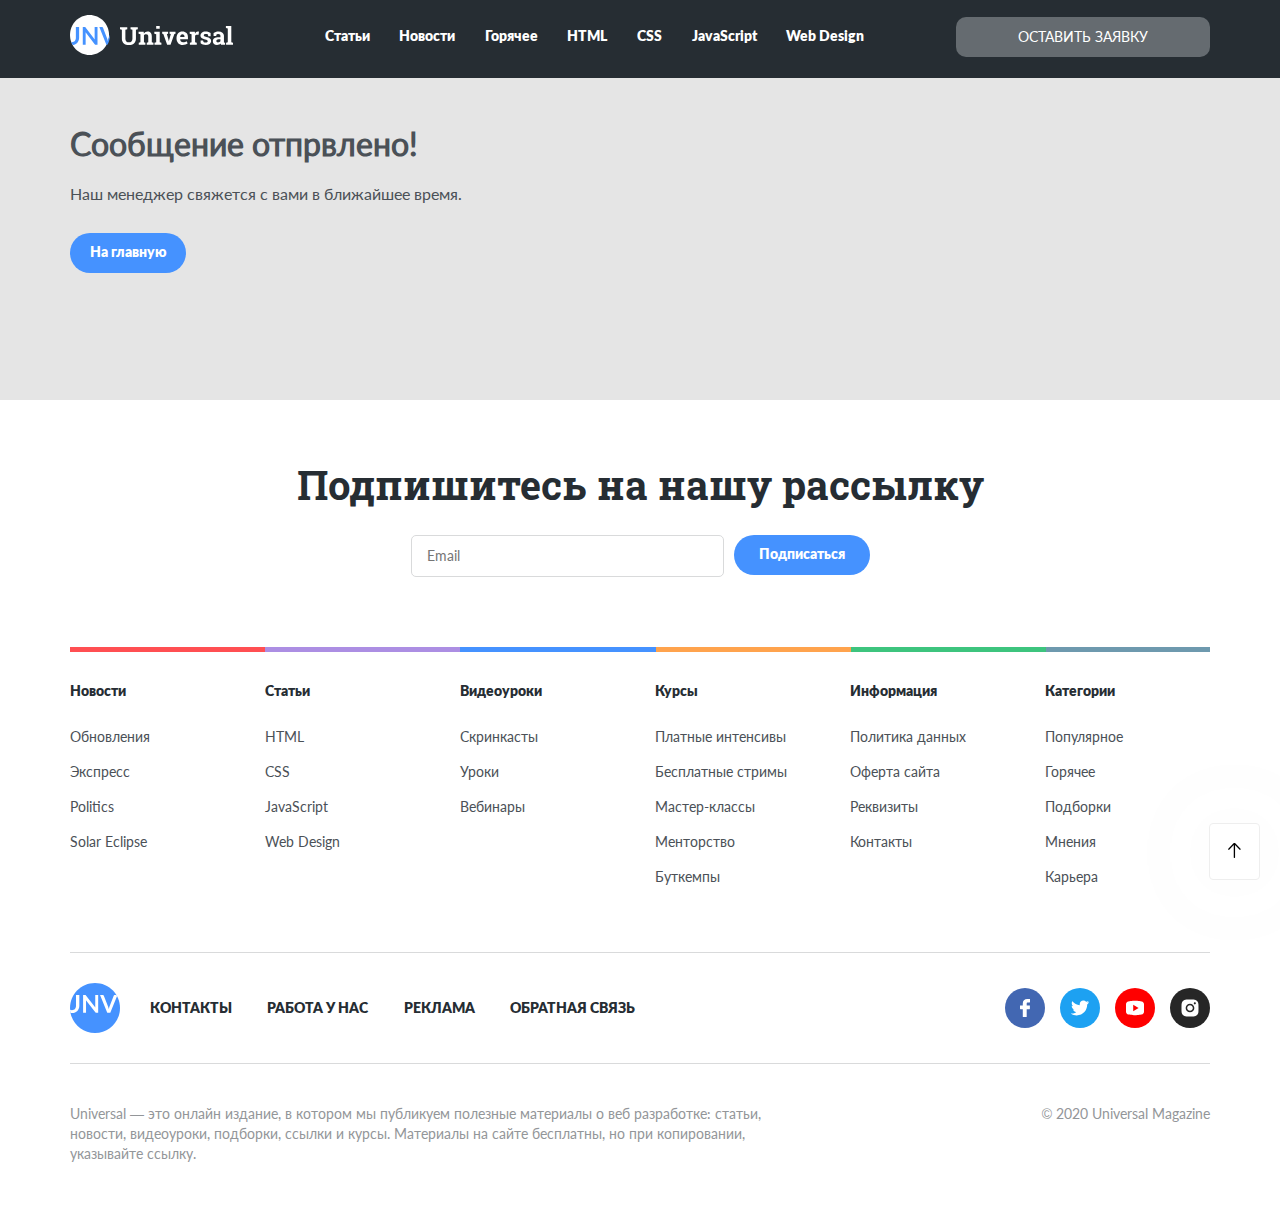
<file: thankyou.html>
<!doctype html>
<html lang="ru">
<head>
    <meta charset="UTF-8">
    <meta name="viewport"
          content="width=device-width, initial-scale=1.0">
    <meta http-equiv="X-UA-Compatible" content="ie=edge">
    <title>Universal - Сайт для Web-разработчиков</title>
    <link rel="shortcut icon" href="/universal/favicon.ico" type="image/x-icon">
    <link rel="icon" href="/universal/favicon.ico" type="image/x-icon">
<!--    <link href="https://fonts.googleapis.com/css2?family=Roboto+Slab:wght@700&display=swap"-->
<!--          rel="stylesheet">-->
    <link rel="stylesheet" href="sass/swiper-bundle.min.css">
    <link rel="stylesheet" href="sass/pagination.min.css">
<!--    <link rel="stylesheet" href="sass/style.min.css">-->
        <link rel="stylesheet" href="sass/style.css">

</head>
<body>
<header class="navbar">
    <div class="container">
        <div class="navbar-wrapper">
            <div class="navbar-wrapper__left">
                <button class="menu-button navbar-wrapper__menu-button">
                    <span class="menu-button__line"></span>
                    <span class="menu-button__line"></span>
                    <span class="menu-button__line"></span>
                </button>

                <a href="index.html" class="logo">
                    <img src="img/light-logo.svg" alt="Logo: Universal" class="logo__image">
                </a>
            </div>
            <!-- /.navbar-wrapper__left -->
            <ul class="navbar-menu">
                <li class="navbar-menu__item"><a href="#grid" class="navbar-menu__link">Статьи</a></li>
                <li class="navbar-menu__item"><a href="#list-news" class="navbar-menu__link">Новости</a></li>
                <li class="navbar-menu__item"><a href="#table-articles" class="navbar-menu__link">Горячее</a></li>
                <li class="navbar-menu__item"><a href="#footer" class="navbar-menu__link">HTML</a></li>
                <li class="navbar-menu__item"><a href="#footer" class="navbar-menu__link">CSS</a></li>
                <li class="navbar-menu__item"><a href="#footer" class="navbar-menu__link">JavaScript</a></li>
                <li class="navbar-menu__item"><a href="#footer" class="navbar-menu__link">Web Design</a></li>
            </ul>
            <button data-toggle=modal class="button-feedback">Оставить заявку</button>
        </div>
        <!-- /.navbar-wrapper -->
    </div>
    <!-- /.container -->
</header>
<section class="main-screen-thank">
    <div class="container">
        <div>
            <h1 class="main-screen-thank__title">Сообщение отпрвлено!</h1>
            <p class="main-screen-thank__description">
                Наш менеджер свяжется с вами в ближайшее время.
            </p>
            <a href="index.html" class="button main-screen-thank__button">На главную</a>
        </div>
        <!-- /.main-screen-card -->
    </div>
    <!-- /.container -->
</section>
<section class="contact-form">
    <div class="container">
        <div class="contact-form__wrapper">
            <h2 class="contact-form__title">Подпишитесь на нашу рассылку</h2>
            <form action="send.php" method="POST" class="contact-form__form">
                <div class="contact-form__flex-error">
                    <input type="email" class="contact-form__input" placeholder="Email" name="email" required>
                </div>
                <button class="button contact-form__button">Подписаться</button>
            </form>
        </div>
        <!-- /.contact-form__wrapper -->
    </div>
    <!-- /.container -->
</section>
<footer id="footer" class="footer">
    <div class="container">
        <div class="footer__line-color">
            <div class="footer__line-color-red"></div>
            <div class="footer__line-color-purple"></div>
            <div class="footer__line-color-blue"></div>
            <div class="footer__line-color-orange"></div>
            <div class="footer__line-color-green"></div>
            <div class="footer__line-color-greyblue"></div>
        </div>

        <div class="footer__grid">
            <div class="footer__news">
                <h4 class="footer__title">Новости</h4>
                <ul class="footer__ul">
                    <li class="footer__item"><a href="#" class="footer__link">Обновления</a></li>
                    <li class="footer__item"><a href="#" class="footer__link">Экспресс</a></li>
                    <li class="footer__item"><a href="#" class="footer__link">Politics</a></li>
                    <li class="footer__item"><a href="#" class="footer__link">Solar Eclipse</a></li>
                </ul>
            </div>
            <!-- /.footer__news -->

            <div class="footer__articles">
                <h4 class="footer__title">Статьи</h4>
                <ul class="footer__ul">
                    <li class="footer__item"><a href="#" class="footer__link">HTML</a></li>
                    <li class="footer__item"><a href="#" class="footer__link">CSS</a></li>
                    <li class="footer__item"><a href="#" class="footer__link">JavaScript</a></li>
                    <li class="footer__item"><a href="#" class="footer__link">Web Design</a></li>
                </ul>
            </div>
            <!-- /.footer__articles -->

            <div class="footer__video-lessons">
                <h4 class="footer__title">Видеоуроки</h4>
                <ul class="footer__ul">
                    <li class="footer__item"><a href="#" class="footer__link">Скринкасты</a></li>
                    <li class="footer__item"><a href="#" class="footer__link">Уроки</a></li>
                    <li class="footer__item"><a href="#" class="footer__link">Вебинары</a></li>
                </ul>
            </div>
            <!-- /.footer__video-lessons -->

            <div class="footer__courses">
                <h4 class="footer__title">Курсы</h4>
                <ul class="footer__ul">
                    <li class="footer__item"><a href="#" class="footer__link">Платные интенсивы</a></li>
                    <li class="footer__item"><a href="#" class="footer__link">Бесплатные стримы</a></li>
                    <li class="footer__item"><a href="#" class="footer__link">Мастер-классы</a></li>
                    <li class="footer__item"><a href="#" class="footer__link">Менторство</a></li>
                    <li class="footer__item"><a href="#" class="footer__link">Буткемпы</a></li>
                </ul>
            </div>
            <!-- /.footer__courses -->

            <div class="footer__information">
                <h4 class="footer__title">Информация</h4>
                <ul class="footer__ul">
                    <li class="footer__item"><a href="#" class="footer__link">Политика данных</a></li>
                    <li class="footer__item"><a href="#" class="footer__link">Оферта сайта</a></li>
                    <li class="footer__item"><a href="#" class="footer__link">Реквизиты</a></li>
                    <li class="footer__item"><a href="#" class="footer__link">Контакты</a></li>
                </ul>
            </div>
            <!-- /.footer__information -->

            <div class="footer__categories">
                <h4 class="footer__title">Категории</h4>
                <ul class="footer__ul">
                    <li class="footer__item"><a href="#" class="footer__link">Популярное</a></li>
                    <li class="footer__item"><a href="#" class="footer__link">Горячее</a></li>
                    <li class="footer__item"><a href="#" class="footer__link">Подборки</a></li>
                    <li class="footer__item"><a href="#" class="footer__link">Мнения</a></li>
                    <li class="footer__item"><a href="#" class="footer__link">Карьера</a></li>
                </ul>
            </div>
            <!-- /.footer__categories -->
        </div>
        <!-- /.footer__content -->
        <div class="footer__line"></div>
        <div class="footer__bottom">
            <div class="footer__bottom-left">
                <a href="index.html" class="footer__logo">
                    <img src="img/footer-logo.svg" alt="Logo">
                </a>
                <ul class="footer__bottom-ul">
                    <li class="footer__bottom-item"><a href="#" class="footer__bottom-link">Контакты</a></li>
                    <li class="footer__bottom-item"><a href="#" class="footer__bottom-link">Работа у нас</a></li>
                    <li class="footer__bottom-item"><a href="#" class="footer__bottom-link">Реклама</a></li>
                    <li data-toggle=modal class="footer__bottom-item"><a class="footer__bottom-link">Обратная
                        связь</a></li>
                </ul>
            </div>
            <!-- /.footer__bottom-left -->

            <div class="footer__social-network">
                <div class="footer__icon-social-network">
                    <a href="https://ru-ru.facebook.com/" target="_blank"
                       class="footer__circle footer__circle-facebook">
                        <img src="img/facebook.svg" alt="Icon: facebook" class="footer__icon-facebook">
                    </a>

                    <a href="https://twitter.com/?lang=ru" target="_blank"
                       class="footer__circle footer__circle-twitter">
                        <img src="img/twitter.svg" alt="Icon: twitter" class="footer__icon-twitter">
                    </a>

                    <a href="https://www.youtube.com/" target="_blank" class="footer__circle footer__circle-youtube">
                        <img src="img/youtube.svg" alt="Icon: youtube" class="footer__icon-youtube">
                    </a>

                    <a href="https://www.instagram.com/?hl=ru" target="_blank"
                       class="footer__circle footer__circle-instagram">
                        <img src="img/instagram.svg" alt="Icon: instagram" class="footer__icon-instagram">
                    </a>
                </div>
            </div>
            <!-- /.footer__social-network -->
        </div>
        <!-- /.footer__bottom -->
        <div class="footer__line"></div>
        <div class="footer__info">
            <div class="footer__info-text">
                Universal — это онлайн издание, в котором мы публикуем полезные материалы о веб разработке: статьи,
                новости, видеоуроки, подборки, ссылки и курсы. Материалы на сайте бесплатны, но при копировании,
                указывайте ссылку.
            </div>
            <!-- /.footer__info-text -->
            <div class="footer__info-years">© 2020 Universal Magazine</div>
        </div>
        <!-- /.footer__info -->
    </div>
    <!-- /.container -->
</footer>
<div class="modal">
    <div id="modal_overlay" class="modal__overlay"></div>
    <!-- /.modal__overlay -->
    <div class="modal__dialog">
        <a href="#" class="modal__close">
            <img src="img/close.svg" alt="icon: close">
        </a>
        <h3 class="modal__title modal__title--mb-3">Обратная связь</h3>
        <form action="send.php" method="POST" class="modal__form">

            <span class="modal__subtitle">Тема</span>
            <select class="modal__select" name="modal__select" required="required">
                <option value="">Выберите тему</option>
                <option value="1">Новости</option>
                <option value="2">Мнения</option>
                <option value="3">Горячее</option>
                <option value="4">Подборки</option>
                <option value="5">Статьи</option>
            </select>

            <span class="modal__subtitle">Сообщение</span>
            <textarea class="message modal__message" placeholder="" name="message" required="required"></textarea>

            <span class="modal__subtitle">Email</span>
            <input type="email" class="input modal__input" placeholder="" name="email__modal" required>

            <div class="modal__bottom">
                <div class="modal__checkbox">
                    <input class="modal__checkbox-button" type="checkbox" id="horns" name="horns" required="required">
                    <label class="modal__checkbox-label" for="horns">Согласен с обработкой данных</label>
                </div>
                <button class="button modal__button">Отправить</button>
            </div>
        </form>
    </div>
    <!-- /.modal__dialog -->
</div>
<!-- /.modal -->
<a href="#" class="to-top">
    <img src="img/return.png" alt="Наверх">
</a>
<script src="https://code.jquery.com/jquery-3.6.0.min.js"
        integrity="sha256-/xUj+3OJU5yExlq6GSYGSHk7tPXikynS7ogEvDej/m4=" crossorigin="anonymous"></script>
<script defer src="js/swiper-bundle.min.js"></script>
<script defer src="js/jquery.validate.min.js"></script>
<script defer src="js/jquery.mask.min.js"></script>
<script defer src="js/main.min.js"></script>
<!--<script defer src="js/main.js"></script>-->
<script async src="js/parallax.min.js"></script>
<script async src="js/parallax.js"></script>
</body>
</html>
</file>
<file: sass/style.css>
html {
  scroll-behavior: smooth;
}

* {
  box-sizing: border-box;
}

@font-face {
  font-family: "LatoBlack";
  src: url("../font/latoblack.woff") format("woff"), url("../font/latoblack.woff2") format("woff2");
  font-style: normal;
  font-weight: 900;
}
@font-face {
  font-family: "LatoRegular";
  src: url("../font/latoregular.woff") format("woff"), url("../font/latoregular.woff2") format("woff2");
  font-weight: normal;
  font-style: normal;
}
@font-face {
  font-family: "RobotoSlabBold";
  src: url("../font/robotoslabbold.woff") format("woff"), url("../font/robotoslabbold.woff2") format("woff2");
  font-weight: 700;
  font-style: normal;
}
body {
  font-family: "LatoRegular", sans-serif;
  background-color: #E5E5E5;
  color: #4B5157;
}

.container {
  max-width: 1140px;
  margin: auto;
}
.container-2 {
  max-width: 946px;
  margin: auto;
}

img {
  max-width: 100%;
}

.button {
  font-family: "LatoBlack", sans-serif;
  min-height: 40px;
  padding: 10px 20px;
  font-style: normal;
  font-size: 14px;
  line-height: 20px;
  color: #ffffff;
  background-color: #4592FF;
  border-radius: 20px;
  border: none;
  cursor: pointer;
  outline: none;
}

.button:hover {
  background-color: #3586ff;
}

.input {
  font-style: normal;
  font-weight: normal;
  font-size: 14px;
  line-height: 20px;
  color: #939699;
  border-radius: 5px;
  border: 1px solid #D9DADB;
  padding: 10px 15px;
  min-height: 40px;
  outline: none;
}

.message {
  resize: none;
  font-style: normal;
  font-weight: normal;
  font-size: 14px;
  line-height: 20px;
  color: #939699;
  border-radius: 5px;
  border: 1px solid #D9DADB;
  padding: 10px 15px;
  outline: none;
}

.invalid {
  color: #4592FF;
}

#email-error, #modal__select-error, #message-error, #horns-error, #email__modal-error, #comment-error {
  color: #4592FF;
  font-style: normal;
  font-weight: normal;
  font-size: 10px;
  line-height: 0;
  position: absolute;
}

#modal__select-error {
  left: 45px;
  top: 147px;
}

#message-error {
  left: 45px;
  top: 310px;
}

#email__modal-error {
  left: 45px;
  top: 395px;
}

#horns-error {
  left: 45px;
  top: 431px;
}

#email-error {
  left: 10px;
  top: 50px;
}

#comment-error {
  left: 135px;
  top: 206px;
}

a {
  text-decoration: none;
  color: inherit;
}

.to-top {
  position: fixed;
  bottom: 20px;
  right: 20px;
  box-shadow: 0 1px 120px rgba(161, 161, 161, 0.08);
  border-radius: 4px;
  border: 1px solid #eeeeee;
  background-color: #ffffff;
  padding: 18px;
}

/*! normalize.css v8.0.1 | MIT License | github.com/necolas/normalize.css */
/* Document
   ========================================================================== */
/**
 * 1. Correct the line height in all browsers.
 * 2. Prevent adjustments of font size after orientation changes in iOS.
 */
html {
  line-height: 1.15;
  /* 1 */
  -webkit-text-size-adjust: 100%;
  /* 2 */
}

/* Sections
   ========================================================================== */
/**
 * Remove the margin in all browsers.
 */
body {
  margin: 0;
}

/**
 * Render the `main` element consistently in IE.
 */
main {
  display: block;
}

/**
 * Correct the font size and margin on `h1` elements within `section` and
 * `article` contexts in Chrome, Firefox, and Safari.
 */
h1 {
  font-size: 2em;
  margin: 0.67em 0;
}

/* Grouping content
   ========================================================================== */
/**
 * 1. Add the correct box sizing in Firefox.
 * 2. Show the overflow in Edge and IE.
 */
hr {
  box-sizing: content-box;
  /* 1 */
  height: 0;
  /* 1 */
  overflow: visible;
  /* 2 */
}

/**
 * 1. Correct the inheritance and scaling of font size in all browsers.
 * 2. Correct the odd `em` font sizing in all browsers.
 */
pre {
  font-family: monospace, monospace;
  /* 1 */
  font-size: 1em;
  /* 2 */
}

/* Text-level semantics
   ========================================================================== */
/**
 * Remove the gray background on active links in IE 10.
 */
a {
  background-color: transparent;
}

/**
 * 1. Remove the bottom border in Chrome 57-
 * 2. Add the correct text decoration in Chrome, Edge, IE, Opera, and Safari.
 */
abbr[title] {
  border-bottom: none;
  /* 1 */
  text-decoration: underline;
  /* 2 */
  text-decoration: underline dotted;
  /* 2 */
}

/**
 * Add the correct font weight in Chrome, Edge, and Safari.
 */
b,
strong {
  font-weight: bolder;
}

/**
 * 1. Correct the inheritance and scaling of font size in all browsers.
 * 2. Correct the odd `em` font sizing in all browsers.
 */
code,
kbd,
samp {
  font-family: monospace, monospace;
  /* 1 */
  font-size: 1em;
  /* 2 */
}

/**
 * Add the correct font size in all browsers.
 */
small {
  font-size: 80%;
}

/**
 * Prevent `sub` and `sup` elements from affecting the line height in
 * all browsers.
 */
sub,
sup {
  font-size: 75%;
  line-height: 0;
  position: relative;
  vertical-align: baseline;
}

sub {
  bottom: -0.25em;
}

sup {
  top: -0.5em;
}

/* Embedded content
   ========================================================================== */
/**
 * Remove the border on images inside links in IE 10.
 */
img {
  border-style: none;
}

/* Forms
   ========================================================================== */
/**
 * 1. Change the font styles in all browsers.
 * 2. Remove the margin in Firefox and Safari.
 */
button,
input,
optgroup,
select,
textarea {
  font-family: inherit;
  /* 1 */
  font-size: 100%;
  /* 1 */
  line-height: 1.15;
  /* 1 */
  margin: 0;
  /* 2 */
}

/**
 * Show the overflow in IE.
 * 1. Show the overflow in Edge.
 */
button,
input {
  /* 1 */
  overflow: visible;
}

/**
 * Remove the inheritance of text transform in Edge, Firefox, and IE.
 * 1. Remove the inheritance of text transform in Firefox.
 */
button,
select {
  /* 1 */
  text-transform: none;
}

/**
 * Correct the inability to style clickable types in iOS and Safari.
 */
button,
[type=button],
[type=reset],
[type=submit] {
  -webkit-appearance: button;
}

/**
 * Remove the inner border and padding in Firefox.
 */
button::-moz-focus-inner,
[type=button]::-moz-focus-inner,
[type=reset]::-moz-focus-inner,
[type=submit]::-moz-focus-inner {
  border-style: none;
  padding: 0;
}

/**
 * Restore the focus styles unset by the previous rule.
 */
button:-moz-focusring,
[type=button]:-moz-focusring,
[type=reset]:-moz-focusring,
[type=submit]:-moz-focusring {
  outline: 1px dotted ButtonText;
}

/**
 * Correct the padding in Firefox.
 */
fieldset {
  padding: 0.35em 0.75em 0.625em;
}

/**
 * 1. Correct the text wrapping in Edge and IE.
 * 2. Correct the color inheritance from `fieldset` elements in IE.
 * 3. Remove the padding so developers are not caught out when they zero out
 *    `fieldset` elements in all browsers.
 */
legend {
  box-sizing: border-box;
  /* 1 */
  color: inherit;
  /* 2 */
  display: table;
  /* 1 */
  max-width: 100%;
  /* 1 */
  padding: 0;
  /* 3 */
  white-space: normal;
  /* 1 */
}

/**
 * Add the correct vertical alignment in Chrome, Firefox, and Opera.
 */
progress {
  vertical-align: baseline;
}

/**
 * Remove the default vertical scrollbar in IE 10+.
 */
textarea {
  overflow: auto;
}

/**
 * 1. Add the correct box sizing in IE 10.
 * 2. Remove the padding in IE 10.
 */
[type=checkbox],
[type=radio] {
  box-sizing: border-box;
  /* 1 */
  padding: 0;
  /* 2 */
}

/**
 * Correct the cursor style of increment and decrement buttons in Chrome.
 */
[type=number]::-webkit-inner-spin-button,
[type=number]::-webkit-outer-spin-button {
  height: auto;
}

/**
 * 1. Correct the odd appearance in Chrome and Safari.
 * 2. Correct the outline style in Safari.
 */
[type=search] {
  -webkit-appearance: textfield;
  /* 1 */
  outline-offset: -2px;
  /* 2 */
}

/**
 * Remove the inner padding in Chrome and Safari on macOS.
 */
[type=search]::-webkit-search-decoration {
  -webkit-appearance: none;
}

/**
 * 1. Correct the inability to style clickable types in iOS and Safari.
 * 2. Change font properties to `inherit` in Safari.
 */
::-webkit-file-upload-button {
  -webkit-appearance: button;
  /* 1 */
  font: inherit;
  /* 2 */
}

/* Interactive
   ========================================================================== */
/*
 * Add the correct display in Edge, IE 10+, and Firefox.
 */
details {
  display: block;
}

/*
 * Add the correct display in all browsers.
 */
summary {
  display: list-item;
}

/* Misc
   ========================================================================== */
/**
 * Add the correct display in IE 10+.
 */
template {
  display: none;
}

/**
 * Add the correct display in IE 10.
 */
[hidden] {
  display: none;
}

.navbar {
  padding-top: 10px;
  padding-bottom: 15px;
  background-color: #262D33;
  position: fixed;
  width: 100%;
  z-index: 50;
}
.navbar-2 {
  padding-top: 10px;
  padding-bottom: 10px;
  position: fixed;
  width: 100%;
  z-index: 50;
  background-color: white;
}
.navbar-wrapper {
  display: flex;
  justify-content: space-between;
  align-items: center;
}
.navbar-wrapper__menu-button {
  display: none;
}
.navbar-wrapper__menu-button-2 {
  display: none;
}
.navbar-menu {
  width: 540px;
  list-style-type: none;
  display: flex;
  justify-content: space-between;
  padding: 0;
}
.navbar-menu__link {
  text-decoration: none;
  color: #ffffff;
  font-family: "LatoBlack", sans-serif;
  font-size: 14px;
  line-height: 20px;
}
.navbar-menu__link-2 {
  font-style: normal;
  font-family: "LatoBlack", sans-serif;
  font-size: 14px;
  line-height: 20px;
  text-align: right;
  color: #939699;
}
.navbar-menu__link-2:hover {
  text-decoration: underline;
}
.navbar-menu__link:hover {
  text-decoration: underline;
}

.logo {
  width: 163px;
}
.logo-dark {
  width: 163px;
  display: flex;
  align-items: center;
}
.logo-dark__image {
  width: 40px;
  height: 40px;
  margin-right: 10px;
}

.button-feedback {
  padding: 10px 62px;
  background-color: #656B70;
  border-radius: 10px;
  color: #ffffff;
  font-weight: normal;
  font-size: 14px;
  line-height: 20px;
  text-transform: uppercase;
  border: none;
  cursor: pointer;
  outline: none;
}

.button-feedback:hover {
  background-color: #5c6065;
}

.main-screen {
  background-color: #262D33;
  height: 545px;
  z-index: -10;
  padding-top: 100px;
  margin-bottom: 155px;
}
.main-screen-card {
  position: relative;
  max-width: 1140px;
  height: 570px;
  display: flex;
  justify-content: space-between;
  margin-bottom: 30px;
}
.main-screen__content {
  list-style-type: none;
  margin: 0;
  padding: 0;
  width: 877px;
}
.main-screen__left {
  display: none;
  width: 877px;
}
.main-screen__left-active {
  display: block;
}
.main-screen__left-active:before {
  content: "";
  position: absolute;
  width: 877px;
  height: 100%;
  top: 0;
  bottom: 0;
  left: 0;
  right: 0;
  background: linear-gradient(0deg, rgba(64, 48, 61, 0.35), rgba(64, 48, 61, 0.35));
  z-index: 1;
  border-radius: 10px;
}
.main-screen__photo {
  width: 877px;
  height: 570px;
  position: absolute;
  z-index: 0;
  border-radius: 10px 0 0 10px;
  object-fit: cover;
}
.main-screen__wrapper {
  position: relative;
  z-index: 2;
  padding-top: 55px;
  margin-left: 55px;
  height: 570px;
}
.main-screen__subtitle {
  display: inline-block;
  font-style: normal;
  font-family: "LatoBlack", sans-serif;
  font-size: 12px;
  line-height: 15px;
  color: #4592FF;
  text-transform: uppercase;
  margin-bottom: 20px;
  letter-spacing: 0.5px;
}
.main-screen__title {
  max-width: 598px;
  font-family: "RobotoSlabBold", sans-serif;
  font-style: normal;
  font-weight: bold;
  font-size: 40px;
  line-height: 50px;
  color: #ffffff;
  margin: 0 0 47px 0;
  padding: 0;
}
.main-screen__button {
  display: flex;
  align-items: center;
  justify-content: space-between;
  padding: 10px 22px 10px 20px;
  max-width: 155px;
}
.main-screen__button__text {
  margin-right: 8px;
}
.main-screen__author {
  display: flex;
  align-items: center;
  margin-bottom: 145px;
}
.main-screen__author__image {
  width: 45px;
  height: 45px;
  border-radius: 50%;
  margin-right: 10px;
}
.main-screen__author__about {
  display: flex;
  flex-direction: column;
}
.main-screen__author__name {
  font-style: normal;
  font-weight: normal;
  font-size: 14px;
  line-height: 20px;
  color: #ffffff;
  opacity: 0.85;
  margin-bottom: 2px;
}
.main-screen__author__position {
  font-style: normal;
  font-weight: normal;
  font-size: 12px;
  line-height: 15px;
  color: #ffffff;
  opacity: 0.4;
}
.main-screen__right {
  background-color: #ffffff;
  border-radius: 0 10px 10px 0;
  width: 263px;
}
.main-screen__right__title {
  background-color: #ffffff;
  padding: 20px 0 19px 25px;
  font-style: normal;
  font-family: "LatoBlack", sans-serif;
  font-size: 14px;
  line-height: 20px;
  color: #262D33;
  text-transform: uppercase;
  border-radius: 0 10px 10px 0;
  letter-spacing: 0.5px;
}
.main-screen__tabs {
  list-style-type: none;
  margin: 0;
  padding: 0;
  border-radius: 0 10px 10px 0;
}
.main-screen__tab {
  cursor: pointer;
}
.main-screen__tab-active {
  background-color: #F5F5F5;
}
.main-screen__tab__line {
  width: 100%;
  height: 1px;
  background-color: #D9DADB;
}
.main-screen__tab__text {
  padding: 17px 25px 19px 25px;
  height: 99px;
}
.main-screen__tab__title {
  font-style: normal;
  font-family: "LatoBlack", sans-serif;
  font-size: 12px;
  line-height: 15px;
  text-transform: uppercase;
  margin-bottom: 8px;
  letter-spacing: 0.5px;
}
.main-screen__tab__title-1 {
  color: #3BBDC4;
}
.main-screen__tab__title-2 {
  color: #6E99AE;
}
.main-screen__tab__title-3 {
  color: #AC8EE3;
}
.main-screen__tab__title-4 {
  color: #FFA34D;
}
.main-screen__tab__title-5 {
  color: #3DC47E;
}
.main-screen__tab__description {
  overflow: hidden;
  font-style: normal;
  font-weight: normal;
  font-size: 14px;
  line-height: 20px;
  color: #4B5157;
  text-overflow: ellipsis;
  display: -webkit-box;
  -webkit-line-clamp: 2;
  -webkit-box-orient: vertical;
}
.main-screen__tab:hover {
  background-color: #D9DADB;
}
.main-screen-thank {
  height: 400px;
  padding-top: 105px;
}
.main-screen-thank__description {
  margin: 0;
  margin-bottom: 30px;
}
.main-screen-thank__button {
  display: inline-block;
  text-decoration: none;
}

.popular {
  margin-bottom: 30px;
}
.popular__wrapper {
  display: flex;
  padding: 25px 25px 30px 25px;
  background-color: #262D33;
  border-radius: 10px;
  justify-content: space-between;
}
.popular__article {
  display: flex;
  align-items: center;
}
.popular__article__content {
  display: flex;
  align-items: center;
  justify-content: flex-end;
  cursor: pointer;
}
.popular__article__content:hover {
  text-decoration: underline;
  color: #ffffff;
}
.popular__article__title {
  font-style: normal;
  font-family: "LatoBlack", sans-serif;
  font-size: 14px;
  line-height: 20px;
  color: #ffffff;
  max-width: 156px;
  margin: 0 15px 0 0;
}
.popular__article__image {
  width: 65px;
  height: 65px;
  object-fit: cover;
}
.popular__article__line {
  width: 1px;
  height: 75px;
  background-color: #4B5157;
  margin-right: 25px;
  margin-left: 25px;
}

.grid-wrapper {
  display: grid;
  grid-template-columns: repeat(4, 1fr);
  grid-template-rows: repeat(4, auto);
  grid-gap: 30px;
  margin-bottom: 60px;
}
.grid__card {
  border-radius: 10px;
  background-color: #ffffff;
}
.grid__card-4, .grid__card-5, .grid__card-6, .grid__card-7 {
  padding: 25px 25px 30px 25px;
  display: flex;
  flex-direction: column;
  justify-content: space-between;
}
.grid__card-4-text, .grid__card-5-text, .grid__card-6-text, .grid__card-7-text {
  display: flex;
  flex-direction: column;
}
.grid__card-1 {
  grid-row: 1/3;
  grid-column: span 2;
}
.grid__card-2 {
  grid-row: 1/3;
  display: flex;
  flex-direction: column;
  position: relative;
  padding: 19px 25px 25px 25px;
  z-index: 1;
  justify-content: space-between;
}
.grid__card-2:before {
  content: "";
  position: absolute;
  left: 0;
  right: 0;
  top: 0;
  bottom: 0;
  border-radius: 10px;
  background: linear-gradient(0deg, rgba(64, 48, 61, 0.35), rgba(64, 48, 61, 0.35));
  z-index: -1;
}
.grid__card-3 {
  grid-row: 3/5;
  display: flex;
  flex-direction: column;
}
.grid__card-4 {
  grid-row: 3/4;
}
.grid__card-5 {
  grid-row: 3/4;
}
.grid__card-6 {
  grid-row: 4/5;
}
.grid__card-7 {
  grid-row: 4/5;
}
.grid__card-download {
  display: flex;
  flex-direction: column;
  grid-row: 1/2;
  background-color: #3BBDC4;
  position: relative;
  z-index: 1;
}
.grid__card-download:after {
  content: "";
  position: absolute;
  width: 56px;
  height: 72px;
  right: 22px;
  top: 24px;
  background-image: url("../img/file.svg");
  background-repeat: no-repeat;
  z-index: -1;
}
.grid__card-tag {
  grid-row: 2/4;
}
.grid__card-social-network {
  grid-row: 4/5;
  padding: 30px 35px 30px 35px;
  display: flex;
  flex-direction: column;
  align-items: center;
}
.grid__description {
  font-style: normal;
  font-weight: normal;
  font-size: 14px;
  line-height: 20px;
  margin-bottom: 10px;
}
.grid__title {
  font-family: "RobotoSlabBold", sans-serif;
  font-style: normal;
  font-weight: bold;
  color: #262D33;
}
.grid__title-1 {
  font-size: 25px;
  line-height: 30px;
  margin: 0 0 25px 0;
  cursor: pointer;
}
.grid__title-2 {
  text-transform: uppercase;
  color: #ffffff;
  font-size: 16px;
  line-height: 25px;
  margin-bottom: 27px;
  letter-spacing: 0.5px;
  cursor: pointer;
}
.grid__title-3 {
  font-size: 16px;
  line-height: 25px;
  padding: 15px 25px 15px 25px;
  cursor: pointer;
}
.grid__title-4, .grid__title-5, .grid__title-6, .grid__title-7 {
  font-size: 16px;
  line-height: 25px;
  margin-bottom: 5px;
  cursor: pointer;
}
.grid__title-tag {
  padding: 20px 25px 19px 25px;
  color: #262D33;
  font-style: normal;
  font-family: "LatoBlack", sans-serif;
  font-size: 14px;
  line-height: 20px;
  text-transform: uppercase;
}
.grid__title-download {
  font-size: 16px;
  line-height: 25px;
  color: #ffffff;
  margin-bottom: 10px;
  padding: 25px 25px 0 25px;
}
.grid__title-social-network {
  font-size: 20px;
  line-height: 25px;
  margin-bottom: 25px;
}
.grid__title-1:hover, .grid__title-2:hover, .grid__title-3:hover, .grid__title-4:hover, .grid__title-5:hover, .grid__title-6:hover, .grid__title-7:hover {
  text-decoration: underline;
}
.grid__subtitle {
  font-style: normal;
  font-family: "LatoBlack", sans-serif;
  font-size: 12px;
  line-height: 15px;
  text-transform: uppercase;
}
.grid__subtitle-1 {
  display: inline-block;
  color: #6E99AE;
  margin-bottom: 20px;
  margin-top: 35px;
  letter-spacing: 0.5px;
}
.grid__subtitle-2 {
  color: #E7D9FF;
  margin-bottom: 23px;
  letter-spacing: 0.5px;
}
.grid__subtitle-download {
  font-weight: normal;
  font-size: 14px;
  line-height: 20px;
  color: #C1F4F5;
  margin-bottom: 18px;
  padding-left: 25px;
}
.grid__image-1 {
  margin-top: 15px;
  object-fit: cover;
}
.grid__image-2 {
  position: absolute;
  left: 0;
  right: 0;
  top: 0;
  bottom: 0;
  width: 100%;
  height: 100%;
  object-fit: cover;
  z-index: -2;
  border-radius: 10px;
  object-fit: cover;
}
.grid__image-3 {
  border-radius: 10px 10px 0 0;
  object-fit: cover;
}
.grid__bottom-1 {
  padding: 12px 10px 12px 35px;
  display: flex;
  align-items: center;
  flex-wrap: wrap;
}
.grid__bottom-2 {
  display: flex;
  align-items: center;
  bottom: 0;
}
.grid__bottom-2-text {
  display: flex;
  flex-direction: column;
}
.grid__bottom-2-info {
  display: flex;
  align-items: center;
  color: #ffffff;
  opacity: 0.4;
  font-style: normal;
  font-weight: normal;
  font-size: 12px;
  line-height: 15px;
}
.grid__bottom-download {
  display: flex;
  align-items: center;
  padding: 13px 0 13px 0;
  margin-left: auto;
  margin-right: auto;
  cursor: pointer;
  text-decoration: none;
}
.grid__bottom-download:hover {
  text-decoration: underline;
  color: #ffffff;
}
.grid__avatar-1 {
  border-radius: 50%;
  width: 30px;
  height: 30px;
  margin-right: 10px;
}
.grid__avatar-2 {
  border-radius: 50%;
  width: 45px;
  height: 45px;
  margin-right: 10px;
}
.grid__name-1 {
  font-style: normal;
  font-family: "LatoBlack", sans-serif;
  font-size: 14px;
  line-height: 20px;
  color: #262D33;
  margin-right: 5px;
}
.grid__name-2 {
  font-style: normal;
  font-weight: normal;
  font-size: 14px;
  line-height: 20px;
  color: #ffffff;
  opacity: 0.85;
  margin-bottom: 2px;
}
.grid__number-1 {
  font-style: normal;
  font-weight: normal;
  font-size: 12px;
  line-height: 15px;
  color: #939699;
}
.grid__number-comment-2 {
  margin-right: 7px;
}
.grid__label-2 {
  width: 92px;
  font-style: normal;
  font-weight: normal;
  font-size: 12px;
  line-height: 15px;
  color: #ffffff;
  padding: 5px 12px;
  background-color: #3DC47E;
  border-radius: 3px;
  margin-bottom: 116px;
}
.grid__date {
  font-style: normal;
  font-weight: normal;
  font-size: 12px;
  line-height: 15px;
  color: #939699;
}
.grid__date-2 {
  margin-right: 7px;
}
.grid__text-1 {
  font-style: normal;
  font-weight: normal;
  font-size: 14px;
  line-height: 20px;
  color: #4B5157;
  margin-right: 15px;
}
.grid__text-download {
  font-style: normal;
  font-family: "LatoBlack", sans-serif;
  font-size: 14px;
  line-height: 20px;
  color: #ffffff;
}
.grid__line {
  width: 100%;
  height: 1px;
  background-color: #D9DADB;
}
.grid__line-download {
  background-color: #96E2E3;
  opacity: 0.75;
}
.grid__content-1 {
  padding: 0 0 0 35px;
  display: flex;
}
.grid__content-2 {
  display: flex;
  flex-direction: column;
}
.grid__icon-comment {
  margin-right: 5px;
}
.grid__icon-heart {
  margin-right: 5px;
}
.grid__icon-facebook, .grid__icon-twitter, .grid__icon-youtube {
  margin: 0;
  position: absolute;
  top: 50%;
  left: 50%;
  margin-right: -50%;
  transform: translate(-50%, -50%);
}
.grid__icon-social-network {
  display: flex;
  justify-content: space-between;
  width: 100%;
}
.grid__icon-download {
  width: 17px;
  height: 17px;
  margin-right: 11px;
}
.grid__circle {
  position: relative;
  width: 50px;
  height: 50px;
  border-radius: 50%;
  cursor: pointer;
}
.grid__circle-facebook {
  background-color: #4267B2;
}
.grid__circle-twitter {
  background-color: #1DA1F2;
}
.grid__circle-youtube {
  background-color: #FF0000;
}
.grid__circle-facebook:hover, .grid__circle-twitter:hover, .grid__circle-youtube:hover {
  opacity: 0.5;
}
.grid__tags {
  display: flex;
  flex-wrap: wrap;
  padding: 25px 15px 15px 25px;
}
.grid__tags-item {
  font-style: normal;
  font-family: "LatoBlack", sans-serif;
  font-size: 14px;
  line-height: 20px;
  color: #262D33;
  padding: 4px 14px;
  border: 1px solid #D9DADB;
  border-radius: 5px;
  margin-right: 10px;
  margin-bottom: 15px;
  cursor: pointer;
}
.grid__tags-item:hover {
  text-decoration: underline;
}
.grid__tags__comment-1 {
  display: flex;
}

.news {
  margin-bottom: 60px;
}
.news-parallax {
  position: relative;
  background-repeat: no-repeat;
  background-position: center;
  background-size: cover;
  background: url("../img/news-bg.jpg");
}
.news-parallax:before {
  content: "";
  position: absolute;
  top: 0;
  left: 0;
  right: 0;
  bottom: 0;
  width: 100%;
  height: 100%;
  background: linear-gradient(0deg, rgba(64, 48, 61, 0.35), rgba(64, 48, 61, 0.35));
}
.news-wrapper {
  position: relative;
  display: flex;
  flex-direction: column;
  align-items: center;
  justify-content: space-between;
  max-width: 946px;
  margin: auto;
  text-align: center;
  padding: 50px 0 55px 0;
}
.news-title {
  color: #ffffff;
  font-family: "RobotoSlabBold", sans-serif;
  font-style: normal;
  font-weight: bold;
  font-size: 40px;
  line-height: 50px;
  margin: 0 0 25px 0;
}
.news__button {
  display: flex;
  align-items: center;
  justify-content: space-between;
  padding: 10px 22px 10px 20px;
}
.news__button__text {
  margin-right: 8px;
}

.list {
  padding: 0 25px 0 25px;
  background-color: #ffffff;
  border-radius: 10px;
  list-style-type: none;
  margin: 0 30px 0 0;
}
.list-news__grid {
  display: flex;
  margin-bottom: 60px;
  align-items: flex-start;
}
.list__item {
  display: flex;
  padding: 25px 0 24px 0;
}
.list__image {
  width: 336px;
  object-fit: cover;
}
.list__content {
  padding-left: 25px;
}
.list__content-5 {
  display: flex;
  flex-direction: column;
  justify-content: space-between;
}
.list__top {
  display: flex;
  align-items: center;
  justify-content: space-between;
  margin-bottom: 15px;
}
.list__top-subtitle {
  font-style: normal;
  font-family: "LatoBlack", sans-serif;
  font-size: 12px;
  line-height: 15px;
  text-transform: uppercase;
  letter-spacing: 0.5px;
}
.list__top-subtitle-1 {
  color: #4592FF;
}
.list__top-subtitle-2, .list__top-subtitle-4 {
  color: #3BBDC4;
}
.list__top-subtitle-3, .list__top-subtitle-5 {
  color: #FF4F52;
}
.list__top-subtitle-6 {
  color: #AC8EE3;
}
.list__title {
  font-family: "RobotoSlabBold", sans-serif;
  font-style: normal;
  font-weight: bold;
  font-size: 20px;
  line-height: 25px;
  color: #262D33;
  margin: 0 0 10px 0;
  cursor: pointer;
}
.list__title:hover {
  text-decoration: underline;
}
.list__description {
  font-style: normal;
  font-weight: normal;
  font-size: 14px;
  line-height: 20px;
  color: #4B5157;
  margin-bottom: 20px;
}
.list__bottom {
  display: flex;
  align-items: center;
  bottom: 0;
  font-style: normal;
  font-weight: normal;
  font-size: 12px;
  line-height: 15px;
  color: #939699;
}
.list__bottom-5 {
  margin-bottom: 6px;
}
.list__date {
  margin-right: 9px;
}
.list__icon-bookmark {
  width: 20px;
  height: 20px;
  cursor: pointer;
  fill: #BCBFC2;
}
.list__icon-comment {
  margin-right: 6px;
}
.list__icon-heart {
  margin-right: 6px;
}
.list__number-comment {
  margin-right: 12px;
}
.list__line {
  height: 1px;
  width: 100%;
  background-color: #D9DADB;
}

.publications {
  background-color: #ffffff;
  border-radius: 10px;
  min-width: 263px;
}
.publications__title {
  font-style: normal;
  font-family: "LatoBlack", sans-serif;
  font-size: 14px;
  line-height: 20px;
  text-transform: uppercase;
  color: #262D33;
  padding: 20px 20px 20px 25px;
  letter-spacing: 0.5px;
}
.publications__list {
  list-style-type: none;
  margin: 0;
  padding: 0 25px 0 25px;
}
.publications__item {
  padding: 17px 0 17px 0;
  display: flex;
  position: relative;
  z-index: 1;
}
.publications__image {
  width: 60px;
  height: 60px;
  object-fit: cover;
}
.publications__image-after {
  z-index: -1;
  position: absolute;
  width: 41px;
  height: 50px;
  right: 0;
  top: 20px;
}
.publications__content {
  padding-left: 10px;
  display: flex;
  flex-direction: column;
  justify-content: space-between;
  cursor: pointer;
}
.publications__content-title {
  font-style: normal;
  font-weight: normal;
  font-size: 14px;
  line-height: 20px;
  display: flex;
  align-items: center;
  color: #4B5157;
}
.publications__content-title:hover {
  text-decoration: underline;
}
.publications__content-time {
  font-style: normal;
  font-weight: normal;
  font-size: 12px;
  line-height: 15px;
  color: #939699;
}
.publications__read-more {
  padding: 11px 25px 14px 25px;
  font-style: normal;
  font-family: "LatoBlack", sans-serif;
  font-size: 14px;
  line-height: 20px;
  text-align: center;
  color: #262D33;
}
.publications__line {
  height: 1px;
  width: 100%;
  background-color: #D9DADB;
}

.table-articles {
  background-color: #262D33;
  padding: 60px 0 60px 0;
}

.table {
  display: flex;
}
.table__right {
  display: flex;
  flex-direction: column;
}
.table__career {
  margin-bottom: 30px;
}
.table__bottom {
  display: flex;
  justify-content: space-between;
}
.table__card {
  padding: 25px 25px 30px 25px;
  display: flex;
  flex-direction: column;
  justify-content: space-between;
  border-radius: 10px;
  background-color: #ffffff;
  width: 100%;
}
.table__card-1 {
  margin-right: 30px;
}
.table__card-title {
  font-family: "RobotoSlabBold", sans-serif;
  font-style: normal;
  font-weight: bold;
  color: #262D33;
  font-size: 16px;
  line-height: 25px;
  margin-bottom: 5px;
}
.table__card-description {
  font-style: normal;
  font-weight: normal;
  font-size: 14px;
  line-height: 20px;
  margin-bottom: 10px;
}
.table__card-date {
  font-style: normal;
  font-weight: normal;
  font-size: 12px;
  line-height: 15px;
  color: #939699;
}
.table-career {
  background-color: #B4D1E0;
  border-radius: 10px;
  width: 100%;
  height: 370px;
  position: relative;
  margin-bottom: 30px;
}
.table-career__image {
  width: 100%;
  height: 100%;
  object-fit: cover;
  position: absolute;
  border-radius: 10px;
}
.table-career__wrapper {
  position: relative;
  z-index: 3;
  padding: 35px 0 50px 35px;
  max-width: 243px;
  height: 100%;
}
.table-career__subtitle {
  display: inline-block;
  font-style: normal;
  font-family: "LatoBlack", sans-serif;
  font-size: 12px;
  line-height: 15px;
  text-transform: uppercase;
  color: #6E99AE;
  margin-bottom: 20px;
  letter-spacing: 0.5px;
}
.table-career__title {
  font-family: "RobotoSlabBold", sans-serif;
  font-style: normal;
  font-weight: bold;
  font-size: 25px;
  line-height: 30px;
  color: #262D33;
  margin-bottom: 15px;
}
.table-career__description {
  font-style: normal;
  font-weight: normal;
  font-size: 14px;
  line-height: 20px;
  color: #4B5157;
  margin-bottom: 45px;
}
.table-career__button {
  display: inline-block;
}
.table-career__button-text {
  margin-right: 8px;
}
.table-slider {
  width: 555px;
  margin-right: 30px;
  height: 100%;
}
.table-slider__slide:before {
  content: "";
  position: absolute;
  width: 100%;
  height: 100%;
  top: 0;
  bottom: 0;
  left: 0;
  right: 0;
  background: linear-gradient(0deg, rgba(64, 48, 61, 0.35), rgba(64, 48, 61, 0.35));
  z-index: 1;
  border-radius: 10px;
}
.table-slider__image {
  width: 100%;
  height: 100%;
  border-radius: 10px;
  object-fit: cover;
  position: absolute;
  z-index: 0;
}
.table-slider__content {
  width: 555px;
  position: relative;
  z-index: 3;
  padding-top: 50px;
  text-align: center;
  padding-bottom: 70px;
}
.table-slider__label {
  display: inline-block;
  padding: 5px 12px;
  background-color: #3DC47E;
  border-radius: 3px;
  color: #ffffff;
  font-style: normal;
  font-weight: normal;
  font-size: 12px;
  line-height: 15px;
  top: 18px;
  left: 18px;
  position: absolute;
  z-index: 2;
}
.table-slider__avatar {
  border-radius: 50%;
  width: 45px;
  height: 45px;
  object-fit: cover;
  margin-bottom: 8px;
}
.table-slider__button {
  display: flex;
  align-items: center;
  min-width: 194px;
  justify-content: space-between;
  margin-right: auto;
  margin-left: auto;
}
.table-slider__button-text {
  font-style: normal;
  font-family: "LatoBlack", sans-serif;
  font-size: 14px;
  line-height: 20px;
}
.table-slider__button-number {
  font-style: normal;
  font-weight: normal;
  font-size: 14px;
  line-height: 20px;
  color: #C5E4FC;
}
.table-slider__name {
  font-style: normal;
  font-weight: normal;
  font-size: 14px;
  line-height: 20px;
  color: #ffffff;
  margin-bottom: 2px;
}
.table-slider__position {
  font-style: normal;
  font-weight: normal;
  font-size: 12px;
  line-height: 15px;
  color: #ffffff;
  opacity: 0.4;
  margin-bottom: 30px;
}
.table-slider__title {
  font-family: "RobotoSlabBold", sans-serif;
  font-style: normal;
  font-weight: bold;
  font-size: 40px;
  line-height: 50px;
  color: #ffffff;
  margin: 0 0 45px 0;
  padding: 0 15px 0 15px;
}

.swiper-container-horizontal > .swiper-pagination-bullets .swiper-pagination-bullet {
  margin: 0 9px;
  background-color: #D9DADB;
}

.swiper-container-horizontal > .swiper-pagination-bullets, .swiper-pagination-custom, .swiper-pagination-fraction {
  bottom: 45px;
}

.swiper-wrapper {
  border-radius: 10px;
  position: relative;
  height: 100%;
}

.contact-form {
  padding-top: 60px;
  text-align: center;
  background-color: #ffffff;
}
.contact-form__flex-error {
  display: flex;
  flex-direction: column;
  max-width: 323px;
  position: relative;
}
.contact-form__form {
  display: flex;
  justify-content: center;
  align-items: flex-start;
}
.contact-form__title {
  font-family: "RobotoSlabBold", sans-serif;
  font-style: normal;
  font-weight: bold;
  font-size: 40px;
  line-height: 50px;
  color: #262D33;
  margin-bottom: 25px;
  margin-top: 0;
}
.contact-form__input {
  width: 313px;
  font-style: normal;
  font-weight: normal;
  font-size: 14px;
  line-height: 20px;
  color: #939699;
  border-radius: 5px;
  border: 1px solid #D9DADB;
  padding: 10px 15px;
  outline: none;
  margin-right: 10px;
}
.contact-form__button {
  min-width: 136px;
}

.footer {
  background-color: #ffffff;
  padding-top: 70px;
}
.footer__line-color {
  display: flex;
}
.footer__line-color-red {
  height: 5px;
  width: 100%;
  background-color: #FF4F52;
}
.footer__line-color-purple {
  height: 5px;
  width: 100%;
  background-color: #AC8EE3;
}
.footer__line-color-blue {
  height: 5px;
  width: 100%;
  background-color: #4592FF;
}
.footer__line-color-orange {
  height: 5px;
  width: 100%;
  background-color: #FFA34D;
}
.footer__line-color-green {
  height: 5px;
  width: 100%;
  background-color: #3DC47E;
}
.footer__line-color-greyblue {
  height: 5px;
  width: 84%;
  background-color: #6E99AE;
}
.footer__grid {
  padding-top: 30px;
  padding-bottom: 50px;
  display: grid;
  grid-template-columns: 1fr 1fr 1fr 1fr 1fr 14.5%;
  grid-template-rows: repeat(1, 1fr);
}
.footer__news, .footer__articles, .footer__video-lessons, .footer__courses, .footer__information, .footer__categories {
  width: 100%;
}
.footer__title {
  font-family: "LatoBlack", sans-serif;
  font-size: 14px;
  line-height: 20px;
  color: #262D33;
  margin: 0;
  margin-bottom: 25px;
}
.footer__ul {
  padding: 0;
  margin: 0;
}
.footer__item {
  list-style-type: none;
  margin-bottom: 15px;
}
.footer__link {
  list-style-type: none;
  text-decoration: none;
  font-style: normal;
  font-weight: normal;
  font-size: 14px;
  line-height: 20px;
  color: #4B5157;
  cursor: pointer;
}
.footer__link:hover {
  text-decoration: underline;
}
.footer__line {
  background-color: #D9DADB;
  height: 1px;
}
.footer__logo {
  height: 50px;
  width: 50px;
  margin-right: 30px;
}
.footer__bottom {
  padding-top: 30px;
  padding-bottom: 30px;
  display: flex;
  justify-content: space-between;
  align-items: center;
}
.footer__bottom-left {
  display: flex;
  align-items: center;
}
.footer__bottom-ul {
  display: flex;
  padding: 0;
  margin: 0;
  min-width: 485px;
  justify-content: space-between;
}
.footer__bottom-item {
  list-style-type: none;
}
.footer__bottom-link {
  list-style-type: none;
  text-decoration: none;
  text-transform: uppercase;
  font-style: normal;
  font-family: "LatoBlack", sans-serif;
  font-size: 14px;
  line-height: 20px;
  color: #262D33;
  cursor: pointer;
}
.footer__bottom-link:hover {
  text-decoration: underline;
}
.footer__icon-social-network {
  width: 205px;
  display: flex;
  justify-content: space-between;
}
.footer__icon-facebook, .footer__icon-twitter, .footer__icon-youtube, .footer__icon-instagram {
  margin: 0;
  position: absolute;
  top: 50%;
  left: 50%;
  margin-right: -50%;
  transform: translate(-50%, -50%);
}
.footer__circle {
  position: relative;
  width: 40px;
  height: 40px;
  border-radius: 50%;
  cursor: pointer;
}
.footer__circle-facebook {
  background-color: #4267B2;
}
.footer__circle-twitter {
  background-color: #1DA1F2;
}
.footer__circle-youtube {
  background-color: #FF0000;
}
.footer__circle-instagram {
  background-color: #262626;
}
.footer__circle-facebook:hover, .footer__circle-twitter:hover, .footer__circle-youtube:hover, .footer__circle-instagram:hover {
  opacity: 0.5;
}
.footer__info {
  display: flex;
  padding-top: 40px;
  padding-bottom: 55px;
  font-style: normal;
  font-weight: normal;
  font-size: 14px;
  line-height: 20px;
  color: #939699;
  justify-content: space-between;
}
.footer__info-text {
  max-width: 750px;
}

.modal {
  display: flex;
  flex-direction: column;
}
.modal__overlay {
  position: fixed;
  left: 0;
  right: 0;
  top: 0;
  bottom: 0;
  background-color: rgba(40, 47, 54, 0.8);
  z-index: 100;
  visibility: hidden;
  opacity: 0;
  transition: opacity 0.2s;
}
.modal__overlay--visible {
  visibility: visible;
  opacity: 1;
}
.modal__dialog {
  position: fixed;
  top: 50%;
  left: 50%;
  width: 360px;
  max-height: 100%;
  transform: translate(-50%, -50%);
  padding: 30px 35px 40px 35px;
  background-color: #ffffff;
  color: #262D33;
  border-radius: 10px;
  z-index: 101;
  visibility: hidden;
  opacity: 0;
  transition: opacity 0.2s;
  overflow: auto;
}
.modal__dialog--visible {
  visibility: visible;
  opacity: 1;
}
.modal__close {
  position: absolute;
  right: 17px;
  top: 17px;
  text-decoration: none;
  cursor: pointer;
}
.modal__title {
  font-family: "RobotoSlabBold", sans-serif;
  font-style: normal;
  font-weight: bold;
  font-size: 20px;
  line-height: 25px;
  margin-top: 0;
  margin-bottom: 25px;
}
.modal__input {
  width: 100%;
  margin-top: 5px;
  margin-bottom: 15px;
  position: relative;
}
.modal__message {
  width: 100%;
  min-height: 123px;
  margin-top: 5px;
  margin-bottom: 15px;
}
.modal__bottom {
  width: 100%;
  display: flex;
  flex-direction: column;
  justify-content: space-between;
  align-items: flex-start;
}
.modal__info {
  font-style: normal;
  font-family: "LatoBlack", sans-serif;
  font-size: 12px;
  line-height: 15px;
  color: #E0E0E0;
}
.modal__subtitle {
  display: block;
  font-style: normal;
  font-family: "LatoBlack", sans-serif;
  font-size: 14px;
  line-height: 20px;
  color: #262D33;
}
.modal__select {
  margin-bottom: 15px;
  background: url("../img/select-arrow.svg");
  background-repeat: no-repeat;
  background-position: 263px 18px;
  cursor: pointer;
  padding: 10px 15px;
  width: 100%;
  border: 1px solid #D9DADB;
  border-radius: 5px;
  outline: none;
  font-style: normal;
  font-weight: normal;
  font-size: 14px;
  line-height: 20px;
  color: #262D33;
  -webkit-appearance: none;
}
.modal__checkbox {
  display: flex;
  align-items: center;
  margin-bottom: 30px;
}
.modal__checkbox-button {
  width: 20px;
  height: 20px;
  cursor: pointer;
  margin-right: 10px;
}
.modal__checkbox-label {
  font-style: normal;
  font-weight: normal;
  font-size: 14px;
  line-height: 20px;
  color: #4B5157;
}

.start-screen {
  padding-top: 70px;
  background-color: #ffffff;
}
.start-screen__content {
  list-style-type: none;
  margin: 0;
  padding: 0;
  height: 100%;
}
.start-screen__page {
  height: 590px;
  z-index: -10;
}
.start-screen__page:before {
  content: "";
  position: absolute;
  width: 100%;
  height: 100%;
  top: 0;
  bottom: 0;
  left: 0;
  right: 0;
  background: linear-gradient(0deg, rgba(38, 45, 51, 0.75), rgba(38, 45, 51, 0.75));
  z-index: -1;
}
.start-screen__photo {
  width: 100%;
  height: 590px;
  position: absolute;
  z-index: -2;
  object-fit: cover;
}
.start-screen__wrapper {
  padding: 58px 0 73px 0;
  max-width: 946px;
  margin-right: auto;
  margin-left: auto;
}
.start-screen__opacity-0 {
  position: relative;
  z-index: 5;
}
.start-screen__top {
  display: flex;
  align-items: center;
  margin-bottom: 52px;
  justify-content: space-between;
}
.start-screen__top-left {
  display: flex;
  align-items: center;
}
.start-screen__subtitle {
  display: inline-block;
  font-style: normal;
  font-family: "LatoBlack", sans-serif;
  font-size: 12px;
  line-height: 15px;
  color: #4592FF;
  text-transform: uppercase;
  letter-spacing: 0.5px;
}
.start-screen__title {
  max-width: 750px;
  font-family: "RobotoSlabBold", sans-serif;
  font-style: normal;
  font-weight: bold;
  font-size: 55px;
  line-height: 70px;
  color: #ffffff;
  margin: 0 0 30px 0;
  padding: 0;
  position: relative;
}
.start-screen__description {
  font-style: normal;
  font-weight: normal;
  font-size: 18px;
  line-height: 30px;
  color: #FFFFFF;
  max-width: 632px;
  margin-bottom: 41px;
  opacity: 0.85;
  z-index: -1;
}
.start-screen__bottom {
  display: flex;
  position: relative;
  align-items: center;
}
.start-screen__icon-home {
  margin-right: 6px;
}
.start-screen__icon-arrow-back {
  margin-right: 8px;
}
.start-screen__icon-bookmark {
  position: absolute;
  z-index: 1;
  fill: #BCBFC2;
  top: 21px;
  left: -93px;
  cursor: pointer;
}
.start-screen__icon-clock {
  margin-right: 6px;
  opacity: 0.4;
  z-index: -1;
}
.start-screen__icon-heart {
  margin-right: 6px;
  opacity: 0.4;
  z-index: -1;
}
.start-screen__icon-comment {
  margin-right: 6px;
  opacity: 0.4;
  z-index: -1;
}
.start-screen__text {
  font-style: normal;
  font-family: "LatoBlack", sans-serif;
  font-size: 14px;
  line-height: 20px;
  color: #ffffff;
}
.start-screen__text-home {
  margin-right: 30px;
}
.start-screen__text-back {
  margin-right: 20px;
}
.start-screen__text-next {
  margin-right: 8px;
}
.start-screen__date, .start-screen__number-comment, .start-screen__number-heart {
  font-style: normal;
  font-weight: normal;
  font-size: 12px;
  line-height: 15px;
  color: #FFFFFF;
  z-index: -1;
  opacity: 0.85;
}
.start-screen__date {
  margin-right: 21px;
}
.start-screen__number-heart {
  margin-right: 21px;
}
.start-screen__next, .start-screen__back {
  cursor: pointer;
  display: flex;
}

.articles {
  font-style: normal;
  font-weight: normal;
  font-size: 18px;
  line-height: 30px;
  color: #4B5157;
  padding-top: 58px;
  display: flex;
  justify-content: space-between;
  align-items: flex-start;
}
.articles-start {
  background-color: #ffffff;
  padding-bottom: 30px;
}
.articles__text {
  max-width: 624px;
}
.articles__letter {
  margin: 0 0 45px 0;
}
.articles__letter:first-letter {
  font-family: "LatoBlack", sans-serif;
  font-size: 100px;
  line-height: 75px;
  color: #4592FF;
  padding-top: 8px;
  padding-right: 6px;
  float: left;
}
.articles__subtitle {
  font-family: "RobotoSlabBold", sans-serif;
  font-style: normal;
  font-weight: bold;
  font-size: 25px;
  line-height: 30px;
  color: #262D33;
  margin-bottom: 30px;
}
.articles__paragraph {
  margin-bottom: 30px;
}
.articles__author-card {
  background-color: #ffffff;
  border: 1px solid #D9DADB;
  border-radius: 10px;
  text-align: center;
  width: 263px;
  min-height: 296px;
  margin-top: -160px;
  z-index: 40;
}
.articles__author-content {
  display: flex;
  flex-direction: column;
  padding: 35px 25px 0 25px;
  align-items: center;
}
.articles__author-avatar {
  width: 90px;
  height: 90px;
  border-radius: 50%;
  margin-bottom: 15px;
  object-fit: cover;
}
.articles__author-name {
  font-family: "RobotoSlabBold", sans-serif;
  font-style: normal;
  font-weight: bold;
  font-size: 20px;
  line-height: 25px;
  color: #262D33;
  margin-bottom: 5px;
}
.articles__author-position {
  font-style: normal;
  font-weight: normal;
  font-size: 14px;
  line-height: 20px;
  color: #4B5157;
  margin-bottom: 15px;
}
.articles__author-number {
  font-style: normal;
  font-family: "LatoBlack", sans-serif;
  font-size: 14px;
  line-height: 20px;
  color: #262D33;
  margin-bottom: 20px;
}
.articles__author-line {
  height: 1px;
  background-color: #D9DADB;
  width: 100%;
}
.articles__author-bottom {
  padding: 15px 25px;
  text-align: center;
  font-style: normal;
  font-family: "LatoBlack", sans-serif;
  font-size: 14px;
  line-height: 20px;
  color: #262D33;
}

.swiper-photo {
  background-color: #ffffff;
}
.swiper-wrapper {
  width: 100%;
}

.photo-slider {
  border-radius: 10px;
  border: 1px solid #D9DADB;
  width: 100%;
  position: relative;
  z-index: 40;
}
.photo-slider__slide {
  display: flex;
  flex-direction: column;
}
.photo-slider__image {
  width: 100%;
  height: 555px;
  object-fit: cover;
}
.photo-slider__button {
  width: 60px;
  height: 60px;
  position: absolute;
  cursor: pointer;
  background-repeat: no-repeat;
  background-position: center;
  background-color: transparent;
  top: 248px;
  z-index: 42;
  border: none;
}
.photo-slider__button-prev {
  left: 35px;
  background-image: url("../img/slider-photo-arrow-prev.svg");
}
.photo-slider__button-next {
  right: 35px;
  background-image: url("../img/slider-photo-arrow-next.svg");
}
.photo-slider__bottom {
  display: flex;
  justify-content: space-between;
  align-items: center;
}
.photo-slider__bottom-info {
  padding: 25px 35px;
  font-style: normal;
  font-weight: normal;
  font-size: 14px;
  line-height: 20px;
  color: #4B5157;
  margin: 0;
}
.photo-slider__bottom-about {
  display: flex;
}
.photo-slider__line-vertical {
  width: 1px;
  background-color: #D9DADB;
}
.photo-slider__author {
  padding: 12px 35px 13px 30px;
  display: flex;
  align-items: center;
  justify-content: space-between;
}
.photo-slider__author-avatar {
  border-radius: 50%;
  width: 45px;
  height: 45px;
  object-fit: cover;
  margin-right: 10px;
}
.photo-slider__author-info {
  display: flex;
  flex-direction: column;
}
.photo-slider__author-name {
  width: 142px;
  font-style: normal;
  font-weight: normal;
  font-size: 14px;
  line-height: 20px;
  color: #4B5157;
}
.photo-slider__author-position {
  font-style: normal;
  font-weight: normal;
  font-size: 12px;
  line-height: 15px;
  color: #939699;
}

.articles-2 {
  padding-top: 25px;
}
.articles-finish {
  background-color: #ffffff;
}
.articles__paragraph-bold {
  font-family: "RobotoSlabBold", sans-serif;
  font-style: normal;
  font-weight: bold;
  font-size: 25px;
  line-height: 30px;
  color: #262D33;
  margin-top: 81px;
  margin-bottom: 44px;
  position: relative;
  z-index: 1;
}
.articles__paragraph-bold:after {
  content: "";
  position: absolute;
  width: 70px;
  height: 70px;
  left: -21px;
  top: -20px;
  background-image: url("../img/quote.svg");
  background-repeat: no-repeat;
  z-index: -1;
}
.articles__tags {
  display: flex;
  margin-top: 45px;
}
.articles__tags-item {
  font-style: normal;
  font-family: "LatoBlack", sans-serif;
  font-size: 14px;
  line-height: 20px;
  color: #262D33;
  padding: 4px 13px;
  border: 1px solid #D9DADB;
  border-radius: 5px;
  margin-right: 10px;
  margin-bottom: 15px;
  cursor: pointer;
}
.articles-material {
  max-width: 264px;
  margin-top: 153px;
}
.articles-material__content {
  display: flex;
  flex-direction: column;
}
.articles-material__title {
  font-family: "RobotoSlabBold", sans-serif;
  font-style: normal;
  font-weight: bold;
  font-size: 20px;
  line-height: 25px;
  color: #262D33;
  margin: 0;
  margin-bottom: 20px;
}
.articles-material__image {
  height: 180px;
  object-fit: cover;
  margin-bottom: 15px;
  border-radius: 10px;
}
.articles-material__subtitle {
  font-family: "RobotoSlabBold", sans-serif;
  font-style: normal;
  font-weight: bold;
  font-size: 16px;
  line-height: 25px;
  color: #262D33;
  margin-bottom: 5px;
}
.articles-material__description {
  font-style: normal;
  font-weight: normal;
  font-size: 14px;
  line-height: 20px;
  color: #4B5157;
  margin-bottom: 20px;
}
.articles-material__bottom {
  display: flex;
  font-style: normal;
  font-weight: normal;
  font-size: 12px;
  line-height: 15px;
  color: #939699;
}
.articles-material__icon-eye {
  margin-right: 5px;
}
.articles-material__icon-comment {
  margin-right: 5px;
}
.articles-material__number-eye {
  margin-right: 10px;
}

.repost {
  background-color: #ffffff;
  padding-top: 44px;
  padding-bottom: 90px;
}
.repost__line {
  width: 653px;
  height: 1px;
  background-color: #D9DADB;
}
.repost__title {
  font-family: "RobotoSlabBold", sans-serif;
  font-style: normal;
  font-weight: bold;
  font-size: 25px;
  line-height: 30px;
  color: #262D33;
  margin-top: 31px;
  margin-bottom: 24px;
}
.repost-button {
  display: flex;
  align-items: center;
}
.repost-button__button {
  display: flex;
  align-items: center;
  margin-right: 14px;
  min-width: 131px;
  justify-content: space-between;
}
.repost-button__icon-heart {
  width: 19px;
  height: 18px;
}
.repost-button__icon-facebook {
  margin-left: 6px;
}
.repost-button__number {
  font-weight: normal;
  color: #C5E4FC;
}
.repost-button__number-like {
  color: #FFC4C9;
}

.other {
  display: grid;
  grid-template-columns: repeat(4, 1fr);
  grid-template-rows: repeat(1, auto);
  grid-gap: 30px;
}
.other-articles {
  padding-top: 60px;
  padding-bottom: 90px;
  background-color: #F5F5F5;
}
.other__content {
  display: flex;
  flex-direction: column;
  max-width: 263px;
}
.other__title {
  font-family: "RobotoSlabBold", sans-serif;
  font-style: normal;
  font-weight: bold;
  font-size: 16px;
  line-height: 25px;
  color: #262D33;
  margin-bottom: 15px;
  margin-top: 0;
}
.other__image {
  object-fit: cover;
  border-radius: 10px;
  margin-bottom: 15px;
}
.other__bottom {
  display: flex;
  font-style: normal;
  font-weight: normal;
  font-size: 12px;
  line-height: 15px;
  color: #939699;
}
.other__icon-eye {
  margin-right: 5px;
}
.other__icon-comment {
  margin-right: 5px;
}
.other__number-eye {
  margin-right: 10px;
}

.comments {
  padding-top: 90px;
  background-color: #ffffff;
}
.comments__wrapper {
  max-width: 750px;
  padding-bottom: 31px;
}
.comments__top {
  display: flex;
  align-items: center;
  justify-content: space-between;
  margin-bottom: 29px;
}
.comments__top-title {
  display: flex;
  align-items: center;
}
.comments__top-title-text {
  font-family: "RobotoSlabBold", sans-serif;
  font-style: normal;
  font-weight: bold;
  font-size: 40px;
  line-height: 50px;
  color: #262D33;
  margin: 0 10px 0 0;
}
.comments__top-title-amount {
  font-style: normal;
  font-weight: normal;
  font-size: 40px;
  line-height: 50px;
  text-transform: uppercase;
  color: #939699;
}
.comments__top-button {
  display: flex;
  align-items: center;
  border: 1px solid #D9DADB;
  border-radius: 20px;
  padding: 10px 20px;
  justify-content: space-between;
}
.comments__top-button:hover {
  text-decoration: underline;
}
.comments__top-text {
  font-style: normal;
  font-family: "LatoBlack", sans-serif;
  font-size: 14px;
  line-height: 20px;
  color: #262D33;
}
.comments__top-icon-pencil {
  margin-right: 4px;
}
.comments__list {
  list-style-type: none;
  padding: 0;
}
.comments__line {
  height: 1px;
  background-color: #D9DADB;
}
.comments__line-invisible {
  display: none;
}
.comments__line-invisible-active {
  display: flex;
}
.comments__item {
  display: flex;
  align-items: flex-start;
  margin-top: 20px;
  margin-bottom: 29px;
}
.comments__item-invisible {
  display: none;
}
.comments__item-invisible-active {
  display: flex;
}
.comments__item-2 {
  margin-left: 90px;
}
.comments__avatar {
  width: 75px;
  height: 75px;
  object-fit: cover;
  margin-right: 15px;
  border-radius: 50%;
}
.comments__content {
  max-width: 570px;
}
.comments__content-top {
  display: flex;
  align-items: center;
  margin-bottom: 10px;
}
.comments__content-top__name {
  font-family: "RobotoSlabBold", sans-serif;
  font-style: normal;
  font-weight: bold;
  font-size: 16px;
  line-height: 25px;
  color: #262D33;
  margin-right: 10px;
}
.comments__content-top__date {
  font-style: normal;
  font-weight: normal;
  font-size: 12px;
  line-height: 15px;
  color: #939699;
}
.comments__description {
  font-style: normal;
  font-weight: normal;
  font-size: 18px;
  line-height: 30px;
  color: #4B5157;
  margin-bottom: 15px;
}
.comments__description-3 {
  margin-bottom: 48px;
}
.comments__bottom {
  display: flex;
  align-items: center;
  font-style: normal;
  font-weight: normal;
  font-size: 12px;
  line-height: 15px;
  color: #262D33;
}
.comments__icon-comment {
  margin-right: 5px;
}
.comments__icon-thumb-top {
  margin-right: 10px;
}
.comments__icon-loading {
  margin-right: 7px;
}
.comments__text-comment {
  margin-right: 15px;
}
.comments__number-thumb {
  font-family: "LatoBlack", sans-serif;
  margin-right: 10px;
}
.comments__number-thumb-1 {
  color: #3DC47E;
}
.comments__number-thumb-2, .comments__number-thumb-4 {
  color: #939699;
}
.comments__number-thumb-3 {
  color: #FF4F52;
}
.comments__loading {
  border: 1px solid #D9DADB;
  border-radius: 25px;
  display: flex;
  align-items: center;
  justify-content: center;
  padding: 15px 0;
  margin-bottom: 60px;
  cursor: pointer;
  margin-left: 31px;
}
.comments__loading:hover {
  text-decoration: underline;
}
.comments__loading:hover-text {
  font-style: normal;
  font-family: "LatoBlack", sans-serif;
  font-size: 14px;
  line-height: 20px;
  color: #262D33;
}
.comments-textarea {
  background-color: #F5F5F5;
  border-radius: 10px;
  position: relative;
  z-index: 1;
  width: 100%;
  min-height: 290px;
}
.comments-textarea__wrapper {
  position: absolute;
  z-index: 2;
  display: flex;
  align-items: flex-start;
  padding: 30px 40px 35px 30px;
  width: 100%;
}
.comments-textarea__avatar {
  width: 75px;
  height: 75px;
  object-fit: cover;
  border-radius: 50%;
  margin-right: 10px;
  margin-top: 40px;
}
.comments-textarea__content {
  display: flex;
  flex-direction: column;
  align-items: flex-start;
  width: 100%;
}
.comments-textarea__title {
  font-family: "RobotoSlabBold", sans-serif;
  font-style: normal;
  font-weight: bold;
  font-size: 20px;
  line-height: 25px;
  color: #262D33;
  margin: 0 0 15px 12px;
}
.comments-textarea__message {
  min-height: 130px;
  background: url("../img/shape.svg");
  background-repeat: no-repeat;
  border: none;
  outline: none;
  resize: none;
  padding: 10px 25px;
  width: 100%;
  margin-bottom: 15px;
}
.comments-textarea__button {
  margin-left: 14px;
}
.comments-textarea__button__text {
  margin-right: 5px;
}
.comments-textarea__form {
  width: 100%;
}

.comments__top-button:hover {
  color: #4B5157;
}

@media (max-width: 1200px) {
  .container {
    max-width: 960px;
  }
  .container-2 {
    max-width: 800px;
  }

  .menu-button {
    display: flex;
    width: 16px;
    height: 11px;
    padding: 0;
    align-items: center;
    justify-content: space-between;
    flex-direction: column;
    border: none;
    background-color: #262D33;
    cursor: pointer;
  }
  .menu-button-2 {
    background-color: #ffffff;
  }
  .menu-button-2__line {
    background-color: #262D33;
    width: 16px;
    height: 1px;
  }
  .menu-button__line {
    width: 16px;
    height: 1px;
    background-color: #ffffff;
  }

  .navbar-wrapper__left {
    display: flex;
    align-items: center;
  }
  .navbar-menu {
    width: 100%;
    background-color: #262D33;
    display: none;
    flex-direction: row;
    align-items: center;
    position: fixed;
    left: 0;
    right: 0;
    bottom: 0;
    top: 54px;
    z-index: 99;
  }
  .navbar-menu-2 {
    background-color: #ffffff;
  }
  .navbar-menu-2--visible {
    display: flex;
    justify-content: center;
    height: 70px;
    overflow: auto;
  }
  .navbar-menu__item {
    margin-right: 60px;
  }
  .navbar-menu__item:nth-last-child(1) {
    margin-right: 0;
  }
  .navbar-menu--visible {
    display: flex;
    justify-content: center;
    height: 70px;
    overflow: auto;
  }

  .logo {
    margin-left: 30px;
  }
  .logo-dark {
    margin-left: 30px;
  }

  .main-screen__content {
    width: 700px;
  }
  .main-screen__photo {
    width: 700px;
  }
  .main-screen__left {
    width: 700px;
  }
  .main-screen__left-active:before {
    width: 700px;
  }

  .grid-wrapper {
    grid-template-columns: repeat(3, 1fr);
    grid-template-rows: repeat(5, auto);
  }
  .grid__card-download {
    grid-row: 5/6;
    grid-column: 1/3;
  }
  .grid__card-tag {
    grid-row: 6/7;
    grid-column: 1/4;
  }
  .grid__card-social-network {
    grid-row: 5/6;
    grid-column: 3/4;
  }

  .table {
    flex-direction: column;
  }
  .table__right {
    flex-direction: row;
  }
  .table__bottom {
    flex-direction: column;
    flex-shrink: 2;
  }
  .table-career {
    margin-right: 30px;
    margin-bottom: 0;
    flex-shrink: 1;
  }
  .table__card-1 {
    margin-right: 0;
    margin-bottom: 30px;
  }
  .table-slider {
    width: 100%;
    height: 570px;
    margin-right: 0;
    margin-bottom: 30px;
  }
  .table-slider-container {
    width: 100%;
    height: 570px;
    margin-right: 0;
    margin-bottom: 30px;
  }
  .table-slider__content {
    width: 100%;
  }
  .table-slider__wrapper {
    width: 100%;
  }
  .table-slider__image {
    width: 100%;
  }

  .start-screen__title {
    font-size: 40px;
    line-height: 55px;
  }
  .start-screen__wrapper {
    max-width: 800px;
  }

  .articles__text {
    max-width: 515px;
  }

  .other {
    grid-template-columns: repeat(2, 1fr);
    grid-template-rows: repeat(2, auto);
  }
  .other__content {
    max-width: none;
    width: 100%;
  }
}
@media (max-width: 992px) {
  .popular__article__content:hover {
    text-decoration: none;
  }

  .list__title:hover {
    text-decoration: none;
  }

  .publications__content-title:hover {
    text-decoration: none;
  }

  .button-feedback:hover {
    background-color: #656B70;
  }

  .navbar-menu__link:hover {
    text-decoration: none;
  }

  .navbar-menu__link-2:hover {
    text-decoration: none;
  }

  .main-screen__tab:hover {
    background-color: #ffffff;
  }

  .comments__top-button:hover, .comments__loading:hover {
    text-decoration: none;
  }

  .footer__link:hover, .footer__bottom-link:hover {
    text-decoration: none;
  }
  .footer__circle-facebook:hover, .footer__circle-twitter:hover, .footer__circle-youtube:hover, .footer__circle-instagram:hover {
    opacity: 1;
  }

  .grid__circle-facebook:hover, .grid__circle-twitter:hover, .grid__circle-youtube:hover {
    opacity: 1;
  }
  .grid__title-1:hover, .grid__title-2:hover, .grid__title-3:hover, .grid__title-4:hover, .grid__title-5:hover, .grid__title-6:hover, .grid__title-7:hover {
    text-decoration: none;
  }
  .grid__bottom-download:hover {
    text-decoration: none;
  }

  .button:hover {
    background-color: #4592FF;
  }

  .container {
    max-width: 700px;
  }
  .container-2 {
    max-width: 700px;
  }

  .logo {
    width: 140px;
  }
  .logo-dark {
    width: 140px;
  }
  .logo-dark__image {
    width: 34px;
    height: 34px;
  }
  .logo-dark__image-text {
    height: 20px;
  }

  .navbar-menu__item {
    margin-right: 40px;
  }

  .main-screen {
    margin-bottom: 600px;
  }
  .main-screen__title {
    font-size: 35px;
    line-height: 40px;
  }
  .main-screen__content {
    width: 100%;
  }
  .main-screen__left {
    width: 100%;
    height: 455px;
  }
  .main-screen__left:before {
    height: 455px;
  }
  .main-screen-card {
    height: 1015px;
    flex-direction: column;
  }
  .main-screen__wrapper {
    height: 455px;
  }
  .main-screen__photo {
    border-radius: 10px 10px 0 0;
    height: 455px;
  }
  .main-screen__author {
    margin-bottom: 80px;
  }
  .main-screen__right {
    width: 100%;
    border-radius: 0 0 10px 10px;
  }
  .main-screen__right__line {
    width: 100%;
  }

  .popular__wrapper {
    flex-wrap: wrap;
  }
  .popular__article__content {
    width: 300px;
    flex-direction: row-reverse;
  }
  .popular__article-1, .popular__article-2 {
    margin-bottom: 20px;
  }
  .popular__article__line {
    margin: 0;
  }
  .popular__article__line-2 {
    display: none;
  }
  .popular__article__title {
    max-width: 100%;
    margin-left: 10px;
  }

  .grid-wrapper {
    display: grid;
    grid-template-columns: repeat(2, 1fr);
    grid-template-rows: repeat(8, auto);
  }
  .grid__card-2 {
    grid-row: 3/5;
    grid-column: 1/2;
  }
  .grid__card-3 {
    grid-row: 3/5;
    grid-column: 2/3;
  }
  .grid__card-4 {
    grid-row: 5/6;
    grid-column: 1/2;
  }
  .grid__card-5 {
    grid-row: 5/6;
    grid-column: 2/3;
  }
  .grid__card-6 {
    grid-row: 6/7;
    grid-column: 1/2;
  }
  .grid__card-7 {
    grid-row: 6/7;
    grid-column: 2/3;
  }
  .grid__card-download {
    grid-row: 7/8;
    grid-column: 1/2;
  }
  .grid__card-tag {
    grid-row: 8/9;
    grid-column: 1/3;
  }
  .grid__card-social-network {
    grid-row: 7/8;
    grid-column: 2/3;
  }

  .news-wrapper {
    width: 88%;
  }
  .news-title {
    font-size: 35px;
  }

  .list {
    margin: 0 0 30px 0;
  }
  .list-news__grid {
    flex-direction: column;
  }

  .publications {
    width: 100%;
  }

  .table-career {
    height: auto;
  }

  .footer__grid {
    grid-template-columns: repeat(3, 1fr);
    grid-template-rows: repeat(2, auto);
    row-gap: 20px;
  }
  .footer__bottom {
    flex-direction: column;
    align-items: flex-start;
  }
  .footer__bottom-left {
    margin-bottom: 30px;
  }
  .footer__info {
    flex-direction: column;
  }
  .footer__info-text {
    margin-bottom: 20px;
  }

  .start-screen__wrapper {
    max-width: 700px;
  }
  .start-screen__icon-bookmark {
    left: -30px;
  }

  .articles {
    flex-direction: column-reverse;
    align-items: center;
  }
  .articles__author-card {
    margin-bottom: 30px;
  }
  .articles__text {
    max-width: none;
    width: 100%;
  }
  .articles-2 {
    flex-direction: column;
    align-items: flex-start;
    justify-content: space-between;
  }
  .articles-material {
    max-width: none;
    margin-top: 45px;
  }
  .articles-material__content {
    flex-direction: row;
  }
  .articles-material__image {
    margin-right: 20px;
    margin-bottom: 0;
  }

  .repost__line {
    width: 100%;
  }

  .comments__top-title-text {
    font-size: 35px;
    line-height: 40px;
  }
  .comments__top-title-amount {
    font-size: 35px;
    line-height: 40px;
  }
  .comments-textarea__message {
    overflow: hidden;
  }
}
@media (max-width: 767px) {
  .container {
    width: 88%;
  }
  .container-2 {
    width: 88%;
  }

  .logo {
    width: 120px;
  }
  .logo-dark {
    width: 120px;
  }
  .logo-dark__image {
    width: 30px;
    height: 30px;
  }
  .logo-dark__image-text {
    height: 15px;
  }

  .navbar-menu__item {
    margin-right: 20px;
  }

  .button-feedback {
    padding: 10px 32px;
    font-size: 12px;
  }

  .main-screen__left:before {
    width: 100%;
  }
  .main-screen__photo {
    object-fit: cover;
    height: 455px;
  }

  .popular__article__content {
    width: 380px;
  }
  .popular__article__title {
    margin-right: 3px;
  }
  .popular__article-3 {
    margin-bottom: 20px;
  }
  .popular__article__line {
    display: none;
  }

  .grid-wrapper {
    display: grid;
    grid-template-columns: repeat(1, 1fr);
    grid-template-rows: repeat(16, auto);
  }
  .grid__card-1 {
    grid-row: 1/5;
    grid-column: 1/2;
    height: auto;
  }
  .grid__card-2 {
    grid-row: 5/7;
    grid-column: 1/2;
  }
  .grid__card-3 {
    grid-row: 7/9;
    grid-column: 1/2;
  }
  .grid__card-4 {
    grid-row: 9/10;
    grid-column: 1/2;
  }
  .grid__card-5 {
    grid-row: 10/11;
    grid-column: 1/2;
  }
  .grid__card-6 {
    grid-row: 11/12;
    grid-column: 1/2;
  }
  .grid__card-7 {
    grid-row: 12/13;
    grid-column: 1/2;
  }
  .grid__card-download {
    grid-row: 13/14;
    grid-column: 1/2;
  }
  .grid__card-tag {
    grid-row: 14/15;
    grid-column: 1/2;
  }
  .grid__card-social-network {
    grid-row: 15/16;
    grid-column: 1/2;
  }
  .grid__content-1 {
    flex-direction: column-reverse;
  }
  .grid__content-1-text {
    padding-bottom: 10px;
  }
  .grid__image-1 {
    margin-bottom: 0;
    border-radius: 0 10px 0 0;
  }
  .grid__subtitle-1 {
    margin-top: 0;
  }
  .grid__title-1 {
    padding-right: 10px;
  }
  .grid__description-1 {
    padding-right: 10px;
  }

  .news-title {
    font-size: 30px;
    line-height: 40px;
  }

  .list__item {
    flex-direction: column;
  }
  .list__image {
    width: 100%;
  }
  .list__content {
    padding-left: 0;
    margin-top: 25px;
  }

  .table__right {
    flex-direction: column;
  }
  .table__bottom {
    flex-direction: row;
  }
  .table-career {
    margin-right: 0;
    margin-bottom: 30px;
  }
  .table__card-1 {
    margin-right: 30px;
  }

  .footer__bottom-ul {
    flex-direction: column;
    min-width: auto;
  }
  .footer__bottom-item {
    margin-bottom: 15px;
  }
  .footer__bottom-item:nth-child(4) {
    margin-bottom: 0;
  }
  .footer__bottom-left {
    align-items: flex-start;
  }

  .start-screen__wrapper {
    max-width: none;
    width: 88%;
  }
  .start-screen__title {
    font-size: 32px;
    line-height: 50px;
  }
  .start-screen__description {
    font-size: 16px;
    line-height: 28px;
  }

  .articles-material__content {
    flex-direction: column;
  }
  .articles-material__image {
    margin-right: 0;
    margin-bottom: 15px;
  }

  .photo-slider__button {
    width: 45px;
    height: 45px;
    border-radius: 50%;
    top: 190px;
  }
  .photo-slider__image {
    height: 400px;
  }

  .comments__top-title-text {
    font-size: 30px;
    line-height: 35px;
  }
  .comments__top-title-amount {
    font-size: 30px;
    line-height: 35px;
  }
  .comments__description {
    font-size: 15px;
    line-height: 25px;
  }
}
@media (max-width: 576px) {
  .logo {
    width: 100px;
    margin-left: 10px;
  }
  .logo-dark {
    width: 100px;
    height: 24px;
    margin-left: 10px;
  }
  .logo-dark__image {
    width: 24px;
    height: 24px;
    margin-right: 5px;
  }
  .logo-dark__image-text {
    height: 11px;
  }

  .navbar-menu--visible {
    flex-direction: column;
    height: 230px;
  }
  .navbar-menu__item {
    margin-right: 0;
    margin-bottom: 10px;
  }

  .button-feedback {
    padding: 10px 12px;
  }

  .main-screen__title {
    font-size: 30px;
    line-height: 32px;
  }
  .main-screen__wrapper {
    margin-left: 25px;
  }

  .popular__article__content {
    width: 100%;
  }

  .news-title {
    font-size: 25px;
  }

  .table__bottom {
    flex-direction: column;
  }
  .table__card-1 {
    margin-right: 0;
    margin-bottom: 30px;
  }
  .table-slider__title {
    font-size: 35px;
    line-height: 45px;
  }

  .contact-form__input {
    width: 250px;
  }
  .contact-form__flex-error {
    max-width: 260px;
  }
  .contact-form__title {
    font-size: 35px;
    line-height: 40px;
  }

  .footer__grid {
    grid-template-columns: repeat(2, 1fr);
    grid-template-rows: repeat(3, auto);
    row-gap: 20px;
  }

  .start-screen__title {
    font-size: 28px;
    line-height: 40px;
  }
  .start-screen__description {
    font-size: 14px;
    line-height: 25px;
  }
  .start-screen__icon-bookmark {
    left: 0;
    top: -40px;
  }

  .photo-slider__bottom {
    flex-direction: column;
    align-items: flex-start;
  }
  .photo-slider__bottom-info {
    padding-bottom: 7px;
  }
  .photo-slider__line-vertical {
    display: none;
  }
  .photo-slider__button {
    width: 30px;
    height: 30px;
    border-radius: 50%;
    top: 160px;
  }
  .photo-slider__button-prev {
    left: 20px;
  }
  .photo-slider__button-next {
    right: 20px;
  }
  .photo-slider__image {
    height: 300px;
  }

  .articles__tags {
    flex-wrap: wrap;
  }

  .other {
    grid-template-columns: repeat(1, 1fr);
    grid-template-rows: repeat(4, auto);
  }

  .comments__content-top-2 {
    flex-direction: column;
    align-items: flex-start;
  }
  .comments__top {
    flex-direction: column;
    align-items: flex-start;
  }
  .comments__top-title {
    margin-bottom: 20px;
  }
  .comments-textarea__message {
    min-height: 110px;
  }
}
@media (max-width: 480px) {
  .main-screen__author {
    margin-bottom: 50px;
  }

  .grid__content-1 {
    padding: 0 0 0 25px;
  }
  .grid__bottom-1 {
    padding: 12px 10px 12px 25px;
  }

  .table-slider__title {
    font-size: 30px;
    line-height: 40px;
  }

  .contact-form__input {
    margin-bottom: 20px;
  }
  .contact-form__form {
    flex-direction: column;
    align-items: center;
  }
  .contact-form__title {
    font-size: 30px;
    line-height: 40px;
  }

  .start-screen__title {
    font-size: 25px;
    line-height: 35px;
  }
  .start-screen__top {
    flex-direction: column-reverse;
    align-items: flex-start;
    margin-bottom: 50px;
  }
  .start-screen__top-left {
    margin-bottom: 20px;
  }
  .start-screen__text-home {
    display: none;
  }
  .start-screen__icon-home {
    margin-right: 15px;
  }
  .start-screen__icon-bookmark {
    left: 74px;
    top: -70px;
  }
  .start-screen__description {
    margin-bottom: 25px;
  }
  .start-screen__wrapper {
    padding: 35px 0 73px 0;
  }

  .repost-button {
    flex-wrap: wrap;
  }
  .repost-button__button {
    margin-bottom: 20px;
  }

  .comments__top {
    flex-direction: column;
    align-items: flex-start;
  }
  .comments__top-title {
    margin-bottom: 20px;
  }
  .comments-textarea__message {
    min-height: 90px;
  }
  .comments-textarea__button {
    margin-left: 0;
  }
  .comments-textarea__button__text {
    margin-right: 0;
  }
  .comments-textarea__button__image {
    display: none;
  }
  .comments-textarea__title {
    font-size: 15px;
  }
  .comments-textarea__avatar {
    display: none;
  }
  .comments__wrapper {
    padding: 30px 20px 35px 15px;
  }
  .comments__avatar {
    width: 45px;
    height: 45px;
  }
  .comments__item-2 {
    margin-left: 60px;
  }
}

/*# sourceMappingURL=style.css.map */
</file>
<file: sass/pagination.min.css>
.swiper-pagination{position:absolute;text-align:center;transition:.3s opacity;transform:translate3d(0,0,0);z-index:10}.swiper-pagination.swiper-pagination-hidden{opacity:0}.swiper-container-horizontal>.swiper-pagination-bullets,.swiper-pagination-custom,.swiper-pagination-fraction{bottom:10px;left:0;width:100%}.swiper-pagination-bullets-dynamic{overflow:hidden;font-size:0}.swiper-pagination-bullets-dynamic .swiper-pagination-bullet{transform:scale(.33);position:relative}.swiper-pagination-bullets-dynamic .swiper-pagination-bullet-active{transform:scale(1)}.swiper-pagination-bullets-dynamic .swiper-pagination-bullet-active-main{transform:scale(1)}.swiper-pagination-bullets-dynamic .swiper-pagination-bullet-active-prev{transform:scale(.66)}.swiper-pagination-bullets-dynamic .swiper-pagination-bullet-active-prev-prev{transform:scale(.33)}.swiper-pagination-bullets-dynamic .swiper-pagination-bullet-active-next{transform:scale(.66)}.swiper-pagination-bullets-dynamic .swiper-pagination-bullet-active-next-next{transform:scale(.33)}.swiper-pagination-bullet{width:8px;height:8px;display:inline-block;border-radius:50%;background:#000;opacity:.2}button.swiper-pagination-bullet{border:none;margin:0;padding:0;box-shadow:none;-webkit-appearance:none;appearance:none}.swiper-pagination-clickable .swiper-pagination-bullet{cursor:pointer}.swiper-pagination-bullet:only-child{display:none!important}.swiper-pagination-bullet-active{opacity:1;background:var(--swiper-pagination-color,var(--swiper-theme-color))}.swiper-container-vertical>.swiper-pagination-bullets{right:10px;top:50%;transform:translate3d(0px,-50%,0)}.swiper-container-vertical>.swiper-pagination-bullets .swiper-pagination-bullet{margin:6px 0;display:block}.swiper-container-vertical>.swiper-pagination-bullets.swiper-pagination-bullets-dynamic{top:50%;transform:translateY(-50%);width:8px}.swiper-container-vertical>.swiper-pagination-bullets.swiper-pagination-bullets-dynamic .swiper-pagination-bullet{display:inline-block;transition:.2s transform,.2s top}.swiper-container-horizontal>.swiper-pagination-bullets .swiper-pagination-bullet{margin:0 4px}.swiper-container-horizontal>.swiper-pagination-bullets.swiper-pagination-bullets-dynamic{left:50%;transform:translateX(-50%);white-space:nowrap}.swiper-container-horizontal>.swiper-pagination-bullets.swiper-pagination-bullets-dynamic .swiper-pagination-bullet{transition:.2s transform,.2s left}.swiper-container-horizontal.swiper-container-rtl>.swiper-pagination-bullets-dynamic .swiper-pagination-bullet{transition:.2s transform,.2s right}.swiper-pagination-progressbar{background:rgba(0,0,0,.25);position:absolute}.swiper-pagination-progressbar .swiper-pagination-progressbar-fill{background:var(--swiper-pagination-color,var(--swiper-theme-color));position:absolute;left:0;top:0;width:100%;height:100%;transform:scale(0);transform-origin:left top}.swiper-container-rtl .swiper-pagination-progressbar .swiper-pagination-progressbar-fill{transform-origin:right top}.swiper-container-horizontal>.swiper-pagination-progressbar,.swiper-container-vertical>.swiper-pagination-progressbar.swiper-pagination-progressbar-opposite{width:100%;height:4px;left:0;top:0}.swiper-container-horizontal>.swiper-pagination-progressbar.swiper-pagination-progressbar-opposite,.swiper-container-vertical>.swiper-pagination-progressbar{width:4px;height:100%;left:0;top:0}.swiper-pagination-white{--swiper-pagination-color:#ffffff}.swiper-pagination-black{--swiper-pagination-color:#000000}.swiper-pagination-lock{display:none}
</file>
